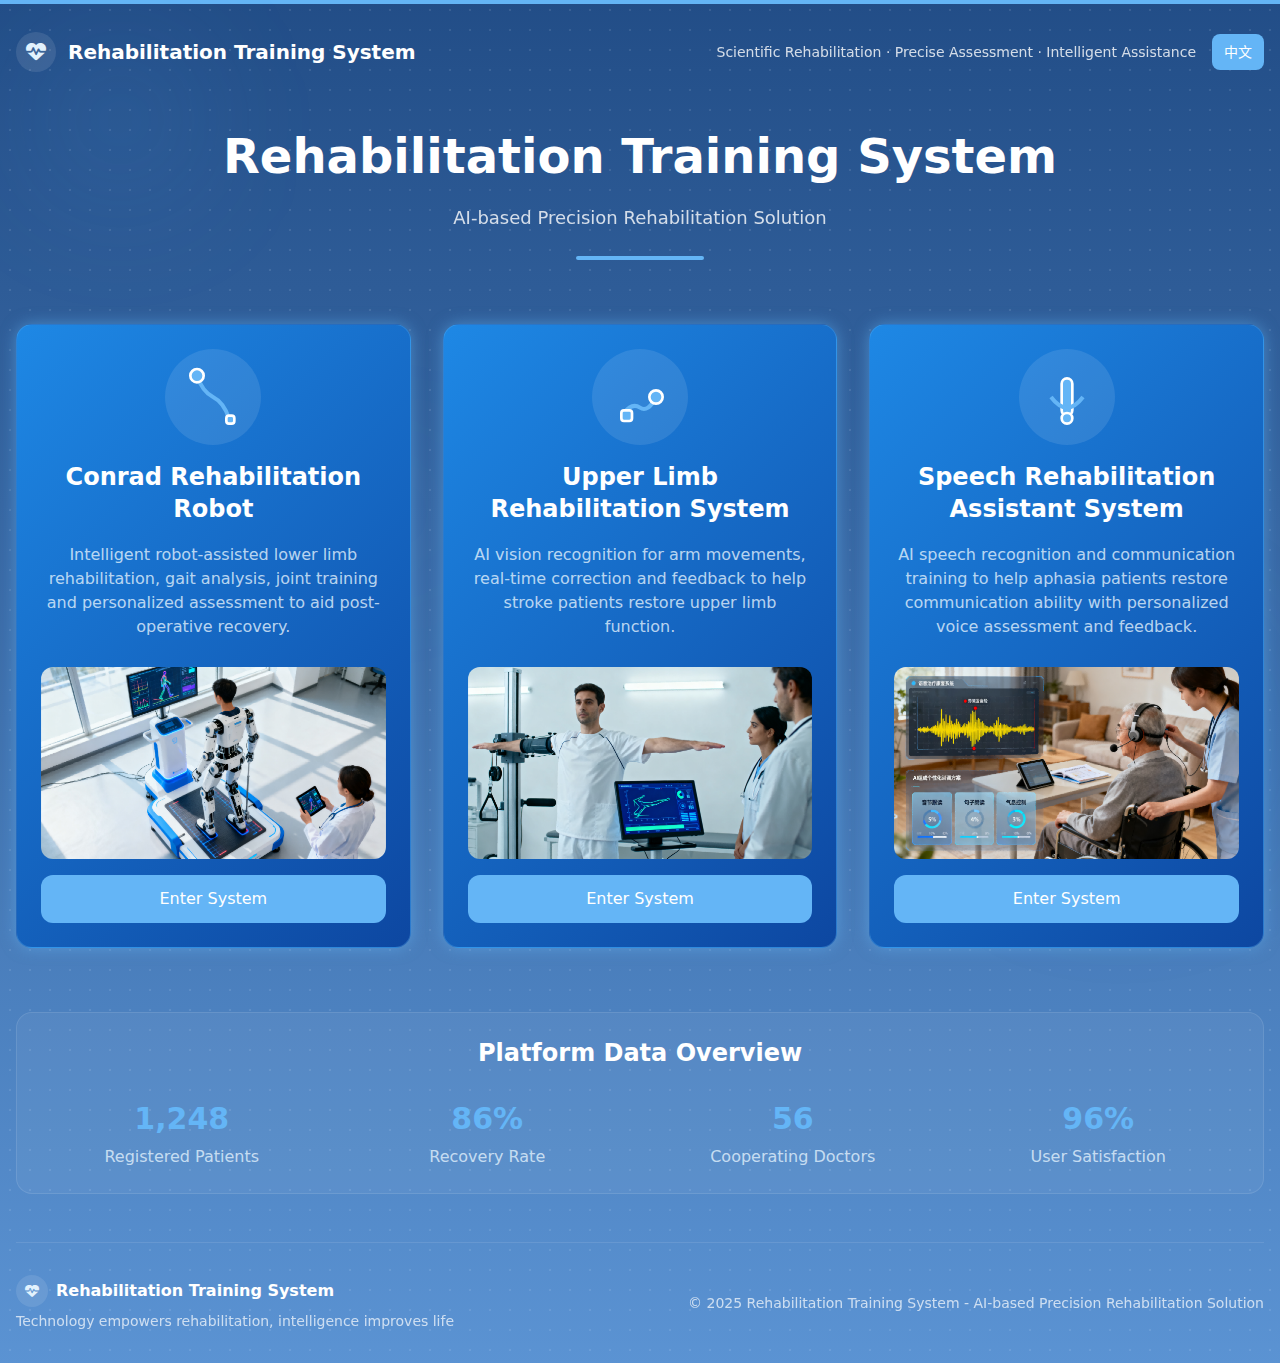
<file: frontend/index.html>
<!DOCTYPE html>
<html lang="zh-CN">
<head>
  <meta charset="UTF-8">
  <meta name="viewport" content="width=device-width, initial-scale=1.0">
  <title data-i18n="system_name">智能康复辅助平台</title>
  <!-- 引入Tailwind CSS -->
  <script src="./libs/tailwindcss/tailwindcss.js"></script>
  <!-- 引入Font Awesome -->
  <link rel="stylesheet" href="./libs/font-awesome/all.min.css">
  <!-- 统一样式（本地管理） 
  <link href="./static/css/style.css" rel="stylesheet">-->
  
  <!-- 配置Tailwind -->
  <script>
    tailwind.config = {
      theme: {
        extend: {
          colors: {
            primary: '#0066CC',
            secondary: '#1E88E5',
            accent: '#64B5F6',
            dark: '#0D47A1',
            light: '#E3F2FD',
            deep: '#0A3A7A',
            med: '#1565C0'
          },
          fontFamily: {
            sans: ['Inter', 'system-ui', 'sans-serif'],
          },
        },
      }
    }
  </script>
  
  <style type="text/tailwindcss">
    @layer utilities {
      .content-auto {
        content-visibility: auto;
      }
      .card-gradient {
        background: linear-gradient(135deg, #1E88E5 0%, #0D47A1 100%);
      }
      .bg-grid {
        background-image: 
          radial-gradient(rgba(255, 255, 255, 0.1) 1px, transparent 1px),
          linear-gradient(to bottom, rgba(10, 58, 122, 0.9), rgba(21, 101, 192, 0.7));
        background-size: 20px 20px, 100% 100%;
      }
      .border-glow {
        box-shadow: 0 0 15px rgba(100, 181, 246, 0.5);
      }
      .pulse-glow {
        animation: pulse-glow 2s infinite;
      }
      @keyframes pulse-glow {
        0%, 100% { box-shadow: 0 0 15px rgba(100, 181, 246, 0.5); }
        50% { box-shadow: 0 0 25px rgba(100, 181, 246, 0.8); }
      }
      .fade-in {
        animation: fadeIn 1s ease-in-out;
      }
      @keyframes fadeIn {
        from { opacity: 0; transform: translateY(20px); }
        to { opacity: 1; transform: translateY(0); }
      }
      .system-image-container {
        position: relative;
        overflow: hidden;
        border-radius: 12px;
        height: 12rem;
        background: linear-gradient(135deg, rgba(100, 181, 246, 0.2) 0%, rgba(0, 102, 204, 0.3) 100%);
        display: flex;
        align-items: center;
        justify-content: center;
      }
      .system-image {
        width: 100%;
        height: 100%;
        object-fit: cover;
        transition: transform 0.3s ease;
      }
      .system-image:hover {
        transform: scale(1.05);
      }
      .image-overlay {
        position: absolute;
        top: 0;
        left: 0;
        right: 0;
        bottom: 0;
        background: rgba(0, 0, 0, 0.3);
        display: flex;
        align-items: center;
        justify-content: center;
        opacity: 0;
        transition: opacity 0.3s ease;
      }
      .system-image-container:hover .image-overlay {
        opacity: 1;
      }
      .feature-badge {
        position: absolute;
        top: 8px;
        right: 8px;
        background: rgba(100, 181, 246, 0.9);
        color: white;
        padding: 4px 8px;
        border-radius: 12px;
        font-size: 0.75rem;
        font-weight: 600;
      }
    }
  </style>
</head>

<body class="bg-gradient-to-br from-deep to-med min-h-screen text-white overflow-x-hidden bg-grid">
  <!-- 顶部装饰线条 -->
  <div class="absolute top-0 left-0 right-0 h-1 bg-accent"></div>
  
  <!-- 页面容器 -->
  <div class="container mx-auto px-4 py-8 relative z-10">
    <!-- 顶部导航 -->
    <header class="flex justify-between items-center mb-12 fade-in">
      <div class="flex items-center">
        <div class="w-10 h-10 rounded-full bg-white/10 flex items-center justify-center mr-3">
          <i class="fa fa-heartbeat text-xl text-light"></i>
        </div>
        <div class="text-xl font-semibold" data-i18n="system_name">智能康复辅助平台</div>
      </div>
      <div class="flex items-center space-x-4">
        <div class="text-right">
          <div class="text-sm opacity-80" data-i18n="system_tagline">科学康复 · 精准评估 · 智能辅助</div>
        </div>
        <!-- 语言切换按钮 -->
        <button id="languageSwitch" class="px-3 py-2 bg-accent hover:bg-accent/80 rounded-lg text-sm transition-all duration-300 flex items-center">
          <span data-i18n="switchToEnglish">English</span>
        </button>
      </div>
    </header>
    
    <!-- 标题区域 -->
    <div class="text-center mb-16 relative fade-in">
      <h1 class="text-[clamp(1.8rem,5vw,3rem)] font-bold mb-3" data-i18n="system_name">智能康复辅助平台</h1>
      <p class="text-lg opacity-80 max-w-2xl mx-auto mb-6" data-i18n="system_description">基于AI技术的全方位康复解决方案，为患者提供个性化、精准化的康复训练与评估</p>
      <div class="w-32 h-1 bg-accent mx-auto rounded-full"></div>
    </div>
    
    <!-- 主要内容区 - 三卡片布局 -->
    <div class="grid grid-cols-1 md:grid-cols-3 gap-8 mb-16">
      <!-- 下肢康复卡片 -->
      <div class="card-gradient rounded-2xl p-6 shadow-lg transform transition-all duration-300 hover:scale-105 border border-accent/30 border-glow fade-in">
        <!-- 图片展示区域 -->
        <div class="flex justify-center mb-4">
          <div class="w-24 h-24 rounded-full bg-white/10 flex items-center justify-center pulse-glow">
            <!-- 机器人腿部SVG -->
            <svg viewBox="0 0 48 48" class="w-16 h-16 text-accent">
              <path d="M12 8 Q16 20 24 24 Q32 28 36 40" stroke="currentColor" stroke-width="3" fill="none"/>
              <circle cx="12" cy="8" r="5" fill="#64B5F6" stroke="#fff" stroke-width="2"/>
              <rect x="34" y="38" width="6" height="6" rx="2" fill="#64B5F6" stroke="#fff" stroke-width="2"/>
            </svg>
          </div>
        </div>
        <h2 class="text-2xl font-bold text-center mb-3" data-i18n="lower_limb_system" style="height:70px">康莱德康复机器人</h2>
        <p class="text-light/80 text-base mb-6 text-center" data-i18n="lower_limb_description" style="height:100px">
          智能机器人辅助下肢康复，步态分析、关节训练与个性化评估，助力术后快速恢复。
        </p>
        
        <!-- 更新后的下肢康复系统图片 -->
        <div class="system-image-container mb-4">
          <div class="feature-badge" style="display: none;">步态分析</div>
          <img src="./static/images/lower_limb_system.png" alt="下肢康复机器人系统 - 步态训练与关节康复" class="system-image">
          <div class="image-overlay" style="display: none;">
            <div class="text-center p-4">
              <div class="text-white font-semibold mb-2">智能步态分析</div>
              <div class="text-white/80 text-sm">实时监测步态参数，精准评估康复进展</div>
            </div>
          </div>
        </div>
        
        <button onclick="navigateTo('lower_limb/login.html')" class="w-full py-3 bg-accent hover:bg-accent/80 rounded-xl transition-all duration-300 font-medium" data-i18n="enter_system">
          进入系统
        </button>
      </div>
      
      <!-- 上肢康复卡片 -->
      <div class="card-gradient rounded-2xl p-6 shadow-lg transform transition-all duration-300 hover:scale-105 border border-accent/30 border-glow fade-in" style="animation-delay: 0.2s">
        <!-- 图片展示区域 -->
        <div class="flex justify-center mb-4">
          <div class="w-24 h-24 rounded-full bg-white/10 flex items-center justify-center pulse-glow">
            <!-- 手臂AI SVG -->
            <svg viewBox="0 0 48 48" class="w-16 h-16 text-accent">
              <path d="M12 36 Q18 28 24 32 Q30 36 36 24" stroke="currentColor" stroke-width="3" fill="none"/>
              <circle cx="36" cy="24" r="5" fill="#64B5F6" stroke="#fff" stroke-width="2"/>
              <rect x="10" y="34" width="8" height="8" rx="2" fill="#64B5F6" stroke="#fff" stroke-width="2"/>
            </svg>
          </div>
        </div>
        <h2 class="text-2xl font-bold text-center mb-3" data-i18n="upper_limb_system" style="height:70px">上肢康复系统</h2>
        <p class="text-light/80 text-base mb-6 text-center" data-i18n="upper_limb_description" style="height:100px">
          AI视觉识别手臂动作，实时矫正与反馈，助力脑卒中患者恢复上肢功能。
        </p>
        
        <!-- 更新后的上肢康复系统图片 -->
        <div class="system-image-container mb-4">
          <div class="feature-badge" style="display: none;">动作捕捉</div>
          <img src="./static/images/upper_limb_system.png" alt="上肢康复系统 - AI动作识别与训练" class="system-image">
          <div class="image-overlay" style="display: none;">
            <div class="text-center p-4">
              <div class="text-white font-semibold mb-2">AI动作识别</div>
              <div class="text-white/80 text-sm">精准捕捉手臂动作，提供实时反馈指导</div>
            </div>
          </div>
        </div>
        
        <button onclick="navigateTo('upper_limb/index.html')" class="w-full py-3 bg-accent hover:bg-accent/80 rounded-xl transition-all duration-300 font-medium" data-i18n="enter_system">
          进入系统
        </button>
      </div>
      
      <!-- 语言康复卡片 -->
      <div class="card-gradient rounded-2xl p-6 shadow-lg transform transition-all duration-300 hover:scale-105 border border-accent/30 border-glow fade-in" style="animation-delay: 0.4s">
        <!-- 图片展示区域 -->
        <div class="flex justify-center mb-4">
          <div class="w-24 h-24 rounded-full bg-white/10 flex items-center justify-center pulse-glow">
            <!-- 语音AI SVG -->
            <svg viewBox="0 0 48 48" class="w-16 h-16 text-accent">
              <rect x="20" y="10" width="8" height="28" rx="4" fill="#64B5F6" stroke="#fff" stroke-width="2"/>
              <path d="M12 24 Q24 40 36 24" stroke="currentColor" stroke-width="3" fill="none"/>
              <circle cx="24" cy="40" r="4" fill="#64B5F6" stroke="#fff" stroke-width="2"/>
            </svg>
          </div>
        </div>
        <h2 class="text-2xl font-bold text-center mb-3" data-i18n="aphasia_system" style="height:70px">语言康复辅助系统</h2>
        <p class="text-light/80 text-base mb-6 text-center" data-i18n="aphasia_description" style="height:100px">
          AI语音识别与交流训练，助力失语症患者恢复沟通能力，个性化语音评估与反馈。
        </p>
        
        <!-- 更新后的语言康复系统图片 -->
        <div class="system-image-container mb-4">
          <div class="feature-badge" style="display: none;">语音分析</div>
          <img src="./static/images/aphasia_system.png" alt="语言康复辅助系统 - 语音训练与评估" class="system-image">
          <div class="image-overlay" style="display: none;">
            <div class="text-center p-4">
              <div class="text-white font-semibold mb-2">语音波形分析</div>
              <div class="text-white/80 text-sm">实时语音对比分析，精准发音指导</div>
            </div>
          </div>
        </div>
        
        <button onclick="navigateTo('aphasia/index.html')" class="w-full py-3 bg-accent hover:bg-accent/80 rounded-xl transition-all duration-300 font-medium" data-i18n="enter_system">
          进入系统
        </button>
      </div>
    </div>
    
    <!-- 数据统计区域 -->
    <div class="bg-white/5 rounded-2xl p-6 mb-12 border border-white/10 fade-in" style="animation-delay: 0.6s">
      <h2 class="text-2xl font-bold text-center mb-8" data-i18n="platform_overview">平台数据概览</h2>
      
      <div class="grid grid-cols-2 md:grid-cols-4 gap-6">
        <div class="text-center">
          <div class="text-3xl font-bold text-accent mb-2">1,248</div>
          <div class="text-light/80" data-i18n="registered_patients">注册患者</div>
        </div>
        <div class="text-center">
          <div class="text-3xl font-bold text-accent mb-2">86%</div>
          <div class="text-light/80" data-i18n="recovery_rate">康复有效率</div>
        </div>
        <div class="text-center">
          <div class="text-3xl font-bold text-accent mb-2">56</div>
          <div class="text-light/80" data-i18n="cooperating_doctors">合作机构</div>
        </div>
        <div class="text-center">
          <div class="text-3xl font-bold text-accent mb-2">96%</div>
          <div class="text-light/80" data-i18n="user_satisfaction">用户满意度</div>
        </div>
      </div>
    </div>
    
    <!-- 底部信息 -->
    <footer class="text-center pt-8 border-t border-white/10 fade-in" style="animation-delay: 0.8s">
      <div class="flex flex-col md:flex-row justify-between items-center">
        <div class="mb-4 md:mb-0">
          <div class="flex items-center justify-center md:justify-start">
            <div class="w-8 h-8 rounded-full bg-white/10 flex items-center justify-center mr-2">
              <i class="fa fa-heartbeat text-sm text-light"></i>
            </div>
            <span class="font-semibold" data-i18n="system_name">智能康复辅助平台</span>
          </div>
          <div class="text-sm opacity-70 mt-1" data-i18n="system_slogan">科技赋能康复，智能改善生活</div>
        </div>
        
        <div class="text-sm opacity-70" data-i18n="copyright">
          © 2025 智能康复辅助平台 - 基于AI的精准康复解决方案
        </div>
      </div>
    </footer>
  </div>
  
  <!-- 背景装饰元素 -->
  <div class="absolute top-0 left-0 w-full h-full pointer-events-none">
    <div class="absolute top-10 left-10 w-40 h-40 rounded-full bg-accent/10 blur-3xl"></div>
    <div class="absolute bottom-10 right-10 w-60 h-60 rounded-full bg-primary/20 blur-3xl"></div>
    <div class="absolute top-1/2 left-1/4 w-32 h-32 rounded-full bg-accent/5 blur-3xl"></div>
  </div>
  
  <!-- 引入国际化管理器和公共JS -->
  <script src="./static/js/common.js"></script>
  <script src="./static/js/i18nManage.js"></script>
  
  <!-- 页面脚本 -->
  <script>
    // 导航功能
    function navigateTo(path) {
      // 直接跳转（不检查文件是否存在）
      window.location.href = path;
    }
    
    // 显示通知
    function showNotification(message, type = 'info') {
      // 创建通知元素
      const notification = document.createElement('div');
      notification.className = `fixed top-4 right-4 z-50 p-4 rounded-xl shadow-lg transform transition-all duration-300 ${
        type === 'info' ? 'bg-accent' : 'bg-orange-500'
      } text-white max-w-sm`;
      notification.innerHTML = `
        <div class="flex items-center">
          <i class="fa fa-${type === 'info' ? 'info-circle' : 'exclamation-triangle'} mr-2"></i>
          <span>${message}</span>
        </div>
      `;
      
      // 添加到页面
      document.body.appendChild(notification);
      
      // 3秒后移除
      setTimeout(() => {
        notification.style.transform = 'translateX(100%)';
        setTimeout(() => {
          if (notification.parentNode) {
            notification.parentNode.removeChild(notification);
          }
        }, 300);
      }, 3000);
    }
    
    
    // 页面加载完成后执行
    document.addEventListener('DOMContentLoaded', async function() {
      // 初始化国际化
      await i18n.init();
      
      // 添加语言切换事件
      document.getElementById('languageSwitch').addEventListener('click', switchLanguage);
      
      // 添加加载完成类
      document.body.classList.add('loaded');
      
      // 预加载关键资源
      const preloadLinks = [
        'lower_limb/login.html',
        'lower_limb/doctor.html',
        'lower_limb/index.html',
        'upper_limb/index.html',
        'aphasia/index.html'
      ];
      
      preloadLinks.forEach(link => {
        const preload = document.createElement('link');
        preload.rel = 'prefetch';
        preload.href = link;
        document.head.appendChild(preload);
      });
    });
    
    // 性能优化：延迟加载非关键资源
    window.addEventListener('load', function() {
      // 延迟加载Font Awesome（如果未加载完成）
      if (!document.querySelector('i.fa')) {
        const faLink = document.createElement('link');
        faLink.rel = 'stylesheet';
        faLink.href = 'https://cdn.jsdelivr.net/npm/font-awesome@4.7.0/css/font-awesome.min.css';
        document.head.appendChild(faLink);
      }
    });
  </script>
</body>
</html>
</file>
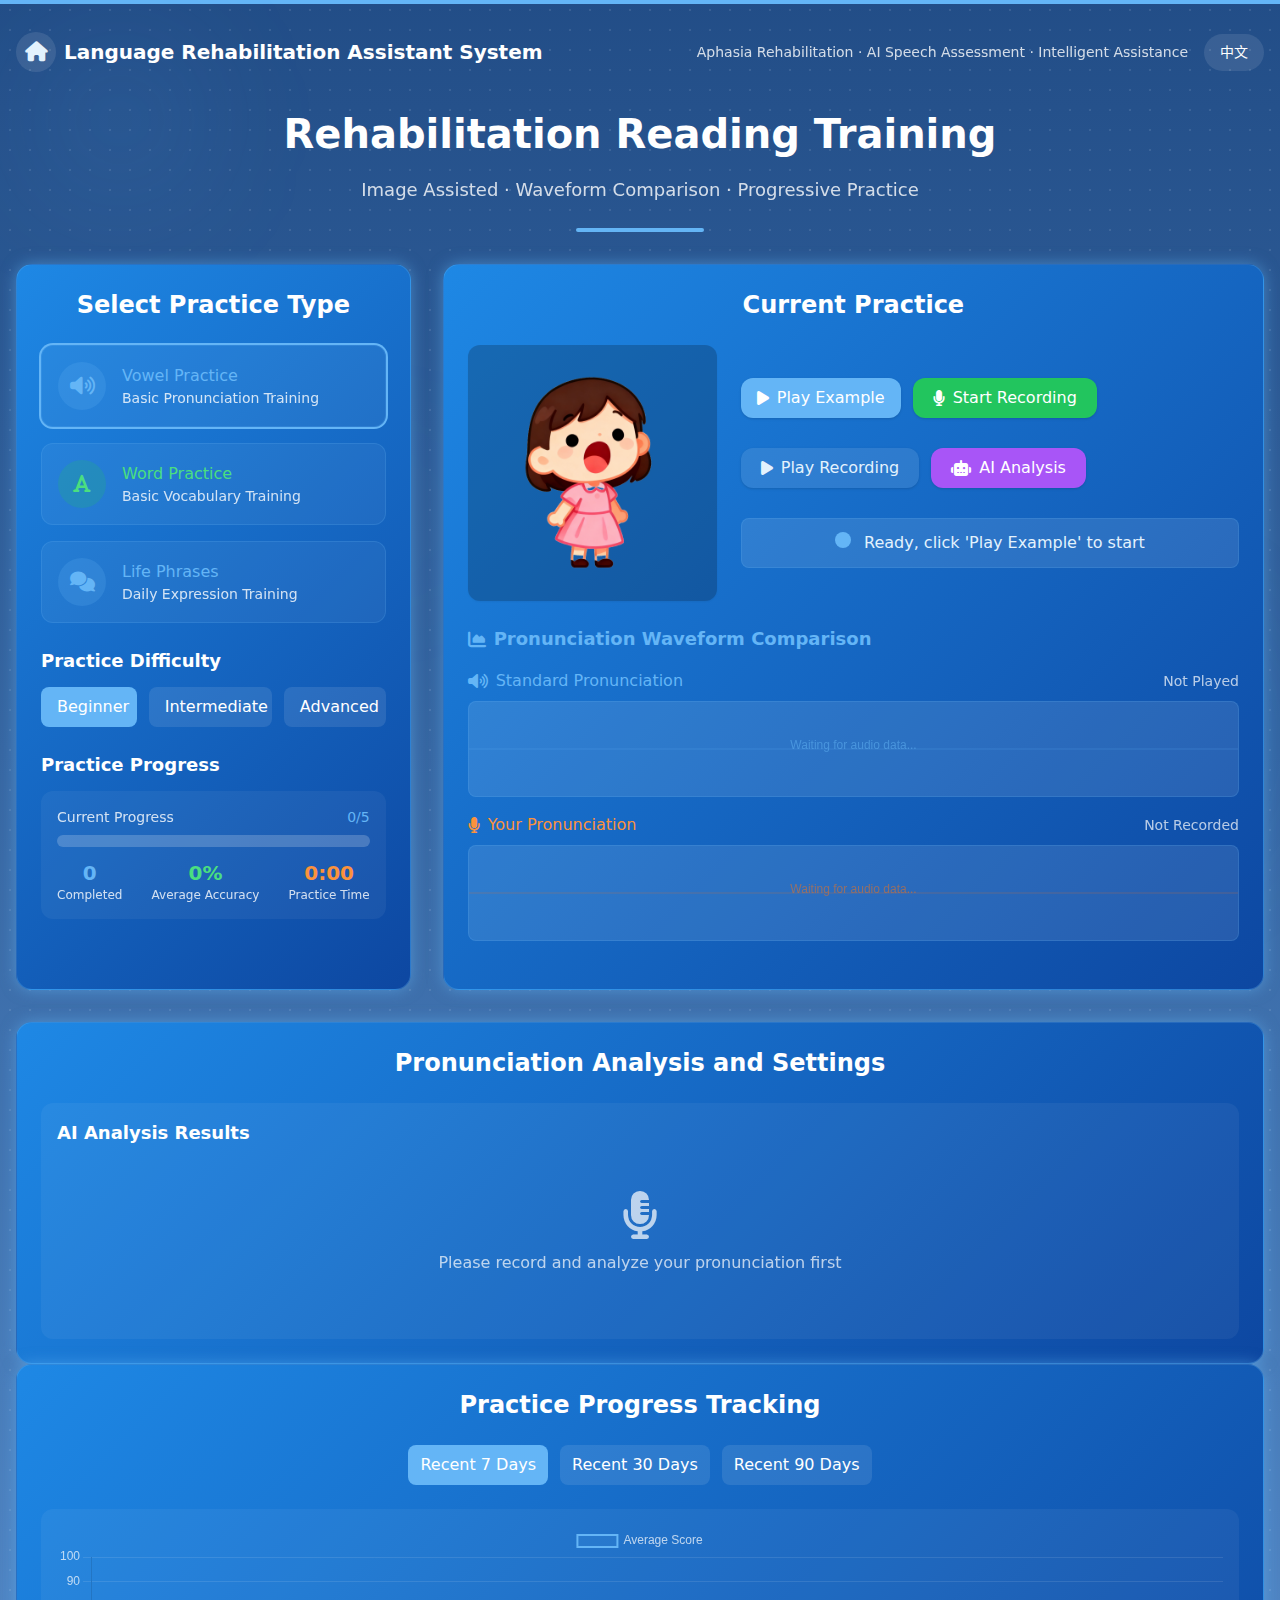
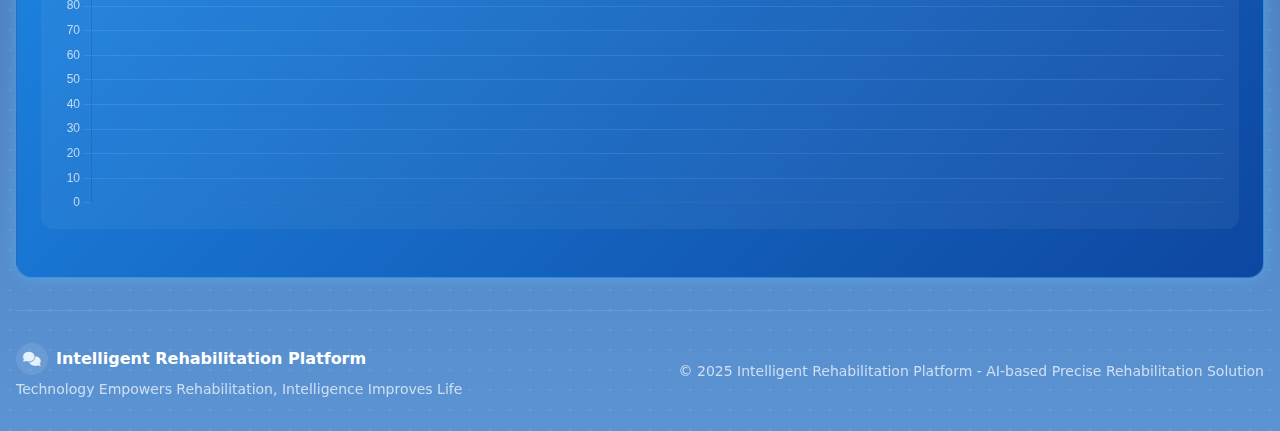
<file: frontend/aphasia/index.html>
<!DOCTYPE html>
<html lang="zh-CN">
<head>
    <meta charset="UTF-8">
    <meta name="viewport" content="width=device-width, initial-scale=1.0">
    <title>语言康复辅助系统 - 康复跟读训练</title>
    <!-- 预连接常用第三方域，加速首包请求 -->
  
    <script src="../libs/tailwindcss/tailwindcss.js"></script>
    <!-- 引入Font Awesome -->
     <link rel="stylesheet" href="../libs/font-awesome/all.min.css">
    <!-- 本地统一样式 -->
      <script src="../libs/chart/chart.js"></script>
    <!-- 在加载 Tailwind CDN 之前先提供配置（Tailwind CDN 会读取全局 tailwind.config） -->
    <script>
        tailwind = window.tailwind || {};
        tailwind.config = {
            theme: {
                extend: {
                    colors: {
                        primary: '#0066CC',
                        secondary: '#1E88E5',
                        accent: '#64B5F6',
                        dark: '#0D47A1',
                        light: '#E3F2FD',
                        deep: '#0A3A7A',
                        med: '#1565C0'
                    },
                    fontFamily: {
                        sans: ['Inter', 'system-ui', 'sans-serif'],
                    },
                },
            }
        }
    </script>

    <!-- 引入Tailwind CSS（defer减少主线程阻塞） -->
 

    <style type="text/tailwindcss">
        @layer utilities {
            .content-auto {
                content-visibility: auto;
            }
            .card-gradient {
                background: linear-gradient(135deg, #1E88E5 0%, #0D47A1 100%);
            }
            .bg-grid {
                background-image: 
                    radial-gradient(rgba(255, 255, 255, 0.1) 1px, transparent 1px),
                    linear-gradient(to bottom, rgba(10, 58, 122, 0.9), rgba(21, 101, 192, 0.7));
                background-size: 20px 20px, 100% 100%;
            }
            .border-glow {
                box-shadow: 0 0 15px rgba(100, 181, 246, 0.5);
            }
            .pulse-glow {
                animation: pulse-glow 2s infinite;
            }
            @keyframes pulse-glow {
                0%, 100% { box-shadow: 0 0 15px rgba(100, 181, 246, 0.5); }
                50% { box-shadow: 0 0 25px rgba(100, 181, 246, 0.8); }
            }
            .fade-in {
                animation: fadeIn 1s ease-in-out;
            }
            @keyframes fadeIn {
                from { opacity: 0; transform: translateY(20px); }
                to { opacity: 1; transform: translateY(0); }
            }
        }
        .lang-btn {
            background: rgba(255, 255, 255, 0.1);
            color: white;
            border: none;
            border-radius: 20px;
            padding: 8px 16px;
            font-size: 14px;
            cursor: pointer;
            transition: all 0.3s ease;
            margin-left: 10px;
        }
        
        .lang-btn:hover {
            background: rgba(255, 255, 255, 0.2);
        }
        .score-display {
    transition: all 0.5s ease;
}

.progress-bar {
    background: rgba(255, 255, 255, 0.2);
    border-radius: 6px;
    overflow: hidden;
}

.progress-fill {
    height: 100%;
    background: linear-gradient(90deg, #e74c3c, #f39c12, #2ecc71);
    transition: width 0.8s ease-in-out;
}

.metric-value {
    font-weight: bold;
}

.match-indicator {
    transition: all 0.3s ease;
}

.status-processing {
    background: rgba(243, 156, 18, 0.3);
    color: #feca57;
}
.status {
            text-align: center;
            padding: 12px;
            border-radius: 8px;
            margin: 15px 0;
            font-weight: bold;
        }
    </style>
</head>

<body class="bg-gradient-to-br from-deep to-med min-h-screen text-white overflow-x-hidden bg-grid">
    <!-- 顶部装饰线条 -->
    <div class="absolute top-0 left-0 right-0 h-1 bg-accent"></div>
    
    <!-- 页面容器 -->
    <div class="container mx-auto px-4 py-4 md:py-8 relative z-10" role="main" aria-label="康复跟读训练主区域">
        <!-- 顶部导航 -->
        <header class="flex justify-between items-center mb-4 md:mb-8 fade-in">
            <div class="flex items-center">
                <a href="../index.html" title="返回首页" class="w-10 h-10 rounded-full bg-white/10 flex items-center justify-center hover:bg-accent transition-all">
                    <i class="fa fa-home text-xl text-light"></i>
                </a>
                <div class="text-lg md:text-xl font-semibold ml-2" data-i18n="language.rehabilitation.system">语言康复辅助系统</div>
            </div>
            <div class="flex items-center space-x-4">
                <div class="text-right">
                    <div class="text-xs md:text-sm opacity-80" data-i18n="aphasia.rehabilitation.ai">失语症康复 · AI语音评估 · 智能辅助</div>
                </div>
                <!-- 语言切换按钮 -->
                <button class="lang-btn" onclick="toggleLanguage()">
                    <span id="lang-text">English</span>
                </button>
            </div>
        </header>
        
        <!-- 标题区域 -->
        <div class="text-center mb-4 md:mb-8 relative fade-in">
            <h1 class="text-[clamp(1.5rem,5vw,2.5rem)] font-bold mb-2 md:mb-3" data-i18n="rehabilitation.reading.train">康复跟读训练</h1>
            <p class="text-base md:text-lg opacity-80 max-w-2xl mx-auto mb-4 md:mb-6" data-i18n="image.assisted.waveform">图片辅助 · 声波纹对比 · 渐进式练习</p>
            <div class="w-24 md:w-32 h-1 bg-accent mx-auto rounded-full"></div>
        </div>
        
        <!-- 主要内容区 -->
        <div class="grid grid-cols-1 lg:grid-cols-3 gap-4 md:gap-8 mb-4 md:mb-8">
            <!-- 练习类型选择 -->
            <div class="card-gradient rounded-xl md:rounded-2xl p-4 md:p-6 shadow-lg border border-accent/30 border-glow fade-in">
                <h2 class="text-xl md:text-2xl font-bold text-center mb-4 md:mb-6" data-i18n="select.practice.type">选择练习类型</h2>
                
                <div class="space-y-3 md:space-y-4">
                    <div class="task-card bg-white/5 rounded-lg md:rounded-xl p-3 md:p-4 cursor-pointer transition-all duration-300 hover:bg-white/10 border border-accent/20 ring-2 ring-accent" data-type="vowel">
                        <div class="flex items-center">
                            <div class="w-10 h-10 md:w-12 md:h-12 rounded-full bg-accent/20 flex items-center justify-center mr-3 md:mr-4">
                                <i class="fa fa-volume-up text-accent text-lg md:text-xl"></i>
                            </div>
                            <div>
                                <h3 class="font-medium text-accent text-sm md:text-base" data-i18n="vowel.practice">元音练习</h3>
                                <p class="text-xs md:text-sm opacity-80" data-i18n="basic.pronunciation.training">基础发音训练</p>
                            </div>
                        </div>
                    </div>
                    
                    <div class="task-card bg-white/5 rounded-lg md:rounded-xl p-3 md:p-4 cursor-pointer transition-all duration-300 hover:bg-white/10 border border-accent/20" data-type="word">
                        <div class="flex items-center">
                            <div class="w-10 h-10 md:w-12 md:h-12 rounded-full bg-green-500/20 flex items-center justify-center mr-3 md:mr-4">
                                <i class="fa fa-font text-green-400 text-lg md:text-xl"></i>
                            </div>
                            <div>
                                <h3 class="font-medium text-green-400 text-sm md:text-base" data-i18n="word.practice">单词练习</h3>
                                <p class="text-xs md:text-sm opacity-80" data-i18n="basic.vocabulary.training">基础词汇训练</p>
                            </div>
                        </div>
                    </div>
                    
                    <div class="task-card bg-white/5 rounded-lg md:rounded-xl p-3 md:p-4 cursor-pointer transition-all duration-300 hover:bg-white/10 border border-accent/20" data-type="phrase">
                        <div class="flex items-center">
                            <div class="w-10 h-10 md:w-12 md:h-12 rounded-full bg-accent/20 flex items-center justify-center mr-3 md:mr-4">
                                <i class="fa fa-comments text-accent text-lg md:text-xl"></i>
                            </div>
                            <div>
                                <h3 class="font-medium text-accent text-sm md:text-base" data-i18n="life.phrases">生活短语</h3>
                                <p class="text-xs md:text-sm opacity-80" data-i18n="daily.expression.training">日常表达训练</p>
                            </div>
                        </div>
                    </div>
                </div>
                
                <div class="mt-4 md:mt-6">
                    <h3 class="text-base md:text-lg font-semibold mb-2 md:mb-3" data-i18n="practice.difficulty">练习难度</h3>
                    <div class="flex space-x-2 md:space-x-3 justify-center">
                        <button class="difficulty-btn px-4 py-2 text-sm md:text-base bg-accent rounded-lg transition-all duration-300 font-medium min-w-[60px] md:min-w-[80px]" data-level="1" data-i18n="beginner">
                            初级
                        </button>
                        <button class="difficulty-btn px-4 py-2 text-sm md:text-base bg-white/10 hover:bg-white/20 rounded-lg transition-all duration-300 font-medium min-w-[60px] md:min-w-[80px]" data-level="2" data-i18n="intermediate">
                            中级
                        </button>
                        <button class="difficulty-btn px-4 py-2 text-sm md:text-base bg-white/10 hover:bg-white/20 rounded-lg transition-all duration-300 font-medium min-w-[60px] md:min-w-[80px]" data-level="3" data-i18n="advanced">
                            高级
                        </button>
                    </div>
                </div>

                <!-- 练习进度 -->
                <div class="mt-4 md:mt-6">
                    <h3 class="text-base md:text-lg font-semibold mb-2 md:mb-3" data-i18n="practice.progress">练习进度</h3>
                    <div class="bg-white/5 rounded-lg md:rounded-xl p-3 md:p-4">
                        <div class="flex justify-between items-center mb-2">
                            <span class="text-xs md:text-sm opacity-80" data-i18n="current.progress">当前进度</span>
                            <span id="progress-text" class="text-xs md:text-sm text-accent">0/0</span>
                        </div>
                        <div class="w-full bg-white/20 rounded-full h-2 md:h-3">
                            <div id="progress-bar" class="bg-gradient-to-r from-accent to-green-500 h-2 md:h-3 rounded-full transition-all duration-500" style="width: 0%"></div>
                        </div>
                        <div class="flex justify-between mt-2 md:mt-3">
                            <div class="text-center">
                                <div class="text-lg md:text-xl font-bold text-accent" id="completed-count">0</div>
                                <div class="text-xs opacity-80" data-i18n="completed">已完成</div>
                            </div>
                            <div class="text-center">
                                <div class="text-lg md:text-xl font-bold text-green-400" id="accuracy-rate">0%</div>
                                <div class="text-xs opacity-80" data-i18n="average.accuracy">平均准确率</div>
                            </div>
                            <div class="text-center">
                                <div class="text-lg md:text-xl font-bold text-orange-400" id="session-time">0:00</div>
                                <div class="text-xs opacity-80" data-i18n="practice.time">练习时间</div>
                            </div>
                        </div>
                    </div>
                </div>
            </div>
            
            <!-- 当前练习区域 -->
            <div class="lg:col-span-2 card-gradient rounded-xl md:rounded-2xl p-4 md:p-6 shadow-lg border border-accent/30 border-glow fade-in" style="animation-delay: 0.2s">
                <h2 class="text-xl md:text-2xl font-bold text-center mb-4 md:mb-6" data-i18n="current.practice">当前练习</h2>
                
                <!-- 图片提示区域 -->
                <div class="flex flex-col md:flex-row items-center gap-4 md:gap-6 mb-4 md:mb-6">
                    <div id="next-item-btn" class="w-full md:w-1/3 bg-black/20 rounded-lg md:rounded-xl overflow-hidden shadow-sm h-40 md:h-64 flex items-center justify-center">
                        <img id="practice-image" src="" alt="练习图片" loading="lazy" decoding="async" width="480" height="320" class="max-w-full max-h-full object-contain p-2 md:p-4">
                    </div>
                    <div class="w-full md:w-2/3">
                        <div class="mb-3 md:mb-4" style="display: none;">
                            <label class="block text-xs md:text-sm opacity-80 mb-1 md:mb-2" data-i18n="practice.content">练习内容：</label>
                            <div id="practice-text" class="text-lg md:text-2xl font-medium text-center md:text-left py-2 md:py-3 px-3 md:px-4 bg-white/10 rounded-lg border border-accent/20 text-accent" data-i18n="select.practice.to.start">
                                请选择练习类型开始训练
                            </div>
                        </div>
                        <div class="flex flex-wrap gap-2 md:gap-3 justify-center md:justify-start">
                            <button id="play-example-btn" aria-label="播放示范" title="播放示范" class="flex items-center gap-1 md:gap-2 bg-accent hover:bg-accent/80 text-white px-3 md:px-4 py-2 rounded-lg md:rounded-xl shadow transition text-sm md:text-base">
                                <i class="fa fa-play"></i>
                                <span data-i18n="play.example">播放示范</span>
                            </button>
                            <button id="show-text-btn" style="display: none;" aria-label="显示练习文字" title="显示练习文字" class="flex items-center gap-1 md:gap-2 bg-white/10 hover:bg-white/20 text-light px-3 md:px-4 py-2 rounded-lg md:rounded-xl shadow transition text-sm md:text-base">
                                <i class="fa fa-eye"></i>
                                <span data-i18n="show.text">显示文字</span>
                            </button>
                            <button  style="display: none;" aria-label="下一个练习" title="下一个练习" class="flex items-center gap-1 md:gap-2 bg-green-500 hover:bg-green-600 text-white px-3 md:px-4 py-2 rounded-lg md:rounded-xl shadow transition text-sm md:text-base">
                                <i class="fa fa-arrow-right"></i>
                                <span data-i18n="next">下一个</span>
                            </button>
                            <button id="start-record-btn"  aria-label="开始录音" title="开始录音" class="flex items-center gap-1 md:gap-2 bg-green-500 hover:bg-green-600 text-white px-4 md:px-5 py-2 rounded-lg md:rounded-xl shadow transition text-sm md:text-base">
                        <i class="fa fa-microphone"></i>
                        <span data-i18n="start.recording">开始录音</span>
                    </button>
                    <button id="stop-record-btn" style="display:none;" aria-label="停止录音" title="停止录音" class="flex items-center gap-1 md:gap-2 bg-red-500 hover:bg-red-600 text-white px-4 md:px-5 py-2 rounded-lg md:rounded-xl shadow transition text-sm md:text-base" disabled>
                        <i class="fa fa-stop"></i>
                        <span data-i18n="stop.recording">停止录音</span>
                    </button>
                        </div>
                         <!-- 录音控制区域 -->
                <div class="flex flex-wrap gap-2 md:gap-3 justify-center md:justify-start" style="margin-top: 30px;">
                    
                    <button id="play-user-btn" aria-label="播放我的录音" title="播放我的录音" class="flex items-center gap-1 md:gap-2 bg-white/10 hover:bg-white/20 text-light px-4 md:px-5 py-2 rounded-lg md:rounded-xl shadow transition text-sm md:text-base" disabled>
                        <i class="fa fa-play"></i>
                        <span data-i18n="play.my.recording">播放我的录音</span>
                    </button>
                    <button id="compare-btn" style="display:none;" aria-label="对比分析" title="对比分析" class="flex items-center gap-1 md:gap-2 bg-green-500 hover:bg-green-600 text-white px-4 md:px-5 py-2 rounded-lg md:rounded-xl shadow transition text-sm md:text-base" disabled>
                        <i class="fa fa-balance-scale"></i>
                        <span data-i18n="comparison.analysis">对比分析</span>
                    </button>
                    <button id="analyze" aria-label="AI分析发音" title="AI分析发音" class="flex items-center gap-1 md:gap-2 bg-purple-500 hover:bg-purple-600 text-white px-4 md:px-5 py-2 rounded-lg md:rounded-xl shadow transition text-sm md:text-base" disabled>
    <i class="fa fa-robot"></i>
    <span data-i18n="ai.analysis">AI分析发音</span>
</button>
                </div>
                <!-- 录音状态显示 -->
                <div id="recording-status"  style="margin-top: 30px;" class="text-center py-2 md:py-3 rounded-lg bg-white/10 border border-accent/20 hidden">
                    <div class="inline-block w-3 h-3 md:w-4 md:h-4 bg-accent rounded-full pulse-glow mr-2"></div>
                    <span class="text-light font-medium text-sm md:text-base" data-i18n="recording.please.read">正在录音...请跟读</span>
                </div>
                
                    </div>
                    
                </div>
                
                <!-- 波形对比区域 -->
                <div class="mb-4 md:mb-6">
                    <h3 class="text-base md:text-lg font-semibold mb-3 md:mb-4 flex items-center text-accent">
                        <i class="fa fa-area-chart text-accent mr-2"></i>
                        <span data-i18n="pronunciation.waveform.comparison">发音波形对比</span>
                    </h3>
                    
                    <div class="grid grid-cols-1 gap-3 md:gap-4">
                        <!-- 示范波形 -->
                        <div>
                            <div class="flex justify-between items-center mb-1 md:mb-2">
                                <h4 class="font-medium text-accent flex items-center text-sm md:text-base">
                                    <i class="fa fa-volume-up mr-2"></i>
                                    <span data-i18n="standard.pronunciation">标准发音</span>
                                </h4>
                                <span id="model-status" class="text-xs md:text-sm opacity-70" data-i18n="not.played">未播放</span>
                            </div>
                            <div class="relative h-20 md:h-24 bg-white/10 rounded-lg overflow-hidden border border-accent/20">
                                <canvas id="model-waveform" class="w-full h-full"></canvas>
                                <div id="model-loading" class="absolute inset-0 flex items-center justify-center bg-black/50 hidden">
                                    <div class="text-accent flex items-center text-sm">
                                        <i class="fa fa-circle-o-notch fa-spin mr-2"></i>
                                        <span data-i18n="processing">处理中...</span>
                                    </div>
                                </div>
                            </div>
                        </div>
                        
                        <!-- 用户波形 -->
                        <div>
                            <div class="flex justify-between items-center mb-1 md:mb-2">
                                <h4 class="font-medium text-orange-400 flex items-center text-sm md:text-base">
                                    <i class="fa fa-microphone mr-2"></i>
                                    <span data-i18n="your.pronunciation">你的发音</span>
                                </h4>
                                <span id="user-status" class="text-xs md:text-sm opacity-70" data-i18n="not.recorded">未录制</span>
                            </div>
                            <div class="relative h-20 md:h-24 bg-white/10 rounded-lg overflow-hidden border border-accent/20">
                                <canvas id="user-waveform" class="w-full h-full"></canvas>
                                <div id="user-loading" class="absolute inset-0 flex items-center justify-center bg-black/50 hidden">
                                    <div class="text-orange-400 flex items-center text-sm">
                                        <i class="fa fa-circle-o-notch fa-spin mr-2"></i>
                                        <span data-i18n="processing">处理中...</span>
                                    </div>
                                </div>
                            </div>
                        </div>
                    </div>
                </div>

                <!-- 显示对比结果（移动到波形下方） -->
                <div id="comparison-result" class="fade-in mb-4 md:mb-6" style="display: none;">
                    <div class="flex flex-col items-center justify-center mb-4 md:mb-6">
                        <div class="text-center p-4 md:p-6 bg-white/10 rounded-lg md:rounded-xl border border-accent/20 mb-3 md:mb-4">
                            <div class="text-2xl md:text-4xl font-bold text-accent mb-1" id="similarity-score">0%</div>
                            <div class="text-xs md:text-sm opacity-80" data-i18n="matching.degree">匹配度</div>
                        </div>
                        <div class="text-center max-w-md">
                            <p class="text-xs md:text-sm opacity-80" id="similarity-feedback" data-i18n="show.analysis.after.recording">完成录音后将显示分析结果</p>
                        </div>
                    </div>
                </div>

               
                
                 
            </div>
        </div>
        
        <!-- 对比结果与语音设置 -->
        <div class="card-gradient rounded-xl md:rounded-2xl p-4 md:p-6 shadow-lg border border-accent/30 border-glow fade-in" style="animation-delay: 0.4s">
            <h2 class="text-xl md:text-2xl font-bold text-center mb-4 md:mb-6" data-i18n="pronunciation.analysis.settings">发音分析与设置</h2>
            
            <div class="grid grid-cols-1   gap-4 md:gap-8">
                <!-- 对比结果区域已移动到上方波形下方 -->
                 <div class="bg-white/5 rounded-lg md:rounded-xl p-3 md:p-4">
            <h3 class="text-base md:text-lg font-semibold mb-2 md:mb-3" data-i18n="analysis.result">AI智能分析结果</h3>
            
            <div id="analysis-result" style="display: none;">
                <!-- 分数显示 -->
                <div class="text-center mb-4 md:mb-6">
                    <div class="score-display text-4xl md:text-5xl font-bold mb-2" id="score-value">0</div>
                    <div class="text-sm opacity-80" data-i18n="overall.score">综合得分</div>
                    <div class="progress-bar w-full bg-white/20 rounded-full h-3 mt-2">
                        <div id="score-progress" class="progress-fill h-3 rounded-full transition-all duration-500" style="width: 0%"></div>
                    </div>
                </div>
                
                <!-- 特征指标 -->
                <div class="grid grid-cols-3 gap-3 md:gap-4 mb-4 md:mb-6">
                    <div class="text-center">
                        <div class="metric-value text-xl md:text-2xl font-bold text-accent" id="similarity-score">0%</div>
                        <div class="metric-label text-xs opacity-80" data-i18n="similarity.score">相似度</div>
                    </div>
                    <div class="text-center">
                        <div class="metric-value text-xl md:text-2xl font-bold text-green-400" id="pitch-stability">0%</div>
                        <div class="metric-label text-xs opacity-80" data-i18n="pitch.stability">音调稳定性</div>
                    </div>
                    <div class="text-center">
                        <div class="metric-value text-xl md:text-2xl font-bold text-orange-400" id="clarity-score">0%</div>
                        <div class="metric-label text-xs opacity-80" data-i18n="clarity.score">发音清晰度</div>
                    </div>
                </div>
                
                <!-- 文本对比 -->
                <div id="text-comparison" class="mb-4 md:mb-6" style="display: none;">
                    <h4 class="font-semibold mb-2 md:mb-3" data-i18n="text.comparison">文本对比</h4>
                    <div class="flex items-center justify-between bg-white/10 rounded-lg p-3 md:p-4">
                        <div class="text-center flex-1">
                            <div class="text-xs opacity-80 mb-1" data-i18n="reference.text">标准文本</div>
                            <div id="reference-text" class="font-medium text-accent"></div>
                        </div>
                        <div class="match-indicator w-4 h-4 rounded-full mx-2 md:mx-4" id="match-indicator"></div>
                        <div class="text-center flex-1">
                            <div class="text-xs opacity-80 mb-1" data-i18n="recognized.text">识别结果</div>
                            <div id="recognized-text-display" class="font-medium"></div>
                        </div>
                    </div>
                </div>
                
                <!-- 发音问题 -->
                <div class="mb-4 md:mb-6">
                    <h4 class="font-semibold mb-2 md:mb-3" data-i18n="pronunciation.issues">发音问题分析</h4>
                    <div id="pronunciation-issues" class="space-y-2">
                        <!-- 问题列表将通过JavaScript动态生成 -->
                    </div>
                </div>
                
                <!-- 改进建议 -->
                <div class="mb-4 md:mb-6" style="display: none;">
                    <h4 class="font-semibold mb-2 md:mb-3" data-i18n="improvement.suggestions">改进建议</h4>
                    <div id="improvement-suggestions" class="space-y-2">
                        <!-- 建议列表将通过JavaScript动态生成 -->
                    </div>
                </div>
                
                <!-- 个性化建议 -->
                <div>
                    <h4 class="font-semibold mb-2 md:mb-3" data-i18n="personalized.advice">个性化康复建议</h4>
                    <div id="personalized-advice" class="space-y-3">
                        <!-- 个性化建议将通过JavaScript动态生成 -->
                    </div>
                </div>
            </div>
            
            <div id="no-analysis" class="text-center py-6 md:py-8">
                <div class="opacity-70 mb-4">
                    <i class="fa fa-microphone-alt text-4xl md:text-5xl mb-3"></i>
                    <div data-i18n="analysis.ready">请先录制并分析您的发音</div>
                </div>
                <button style="display:none;" class="btn bg-accent hover:bg-accent/80 text-white px-4 py-2 rounded-lg" onclick="startPractice()" data-i18n="start.practice">开始练习</button>
            </div>
        </div>
                <!-- 语音设置 -->
                <div class="bg-white/5 rounded-lg md:rounded-xl p-3 md:p-4" style="display:none;">
                    <h3 class="text-base md:text-lg font-semibold mb-2 md:mb-3" data-i18n="voice.settings">语音设置</h3>
                    <!-- 个性化模型训练入口 -->
                    <div class="mb-4 flex justify-end">
                        <button id="customTrainBtn" class="px-4 py-2 bg-accent text-white rounded-lg shadow hover:bg-accent/80 transition font-semibold flex items-center gap-2">
                            <i class="fa fa-cogs"></i> 
                            <span data-i18n="personalized.model.training">个性化模型训练</span>
                        </button>
                    </div>
                    <!-- 语音选择 -->
                    <div class="mb-3 md:mb-4">
                        <label class="block text-xs md:text-sm opacity-80 mb-1 md:mb-2" data-i18n="select.voice">选择语音：</label>
                        <select id="voice-select" class="w-full p-2 bg-gradient-to-r from-accent/80 to-deep/80 border border-accent/20 rounded-lg text-white text-sm md:text-base placeholder-white focus:bg-accent/90 focus:text-white">
                            <option value="" data-i18n="loading">加载中...</option>
                        </select>
                    </div>
                    <div class="grid grid-cols-1 gap-3 md:gap-4">
                        <div>
                            <div class="flex justify-between mb-1 md:mb-2">
                                <label class="text-xs md:text-sm opacity-80" data-i18n="speech.rate">语速：</label>
                                <span id="rate-value" class="text-xs md:text-sm text-accent">1.0x</span>
                            </div>
                            <input type="range" id="rate" min="0.5" max="2" step="0.1" value="1" class="w-full">
                        </div>
                        <div>
                            <div class="flex justify-between mb-1 md:mb-2">
                                <label class="text-xs md:text-sm opacity-80" data-i18n="volume">音量：</label>
                                <span id="volume-value" class="text-xs md:text-sm text-accent">1.0x</span>
                            </div>
                            <input type="range" id="volume" min="0" max="1" step="0.1" value="1" class="w-full">
                        </div>
                    </div>
                </div>
            </div>
        </div>
        <!-- 练习进度跟踪 -->
<div class="card-gradient rounded-xl md:rounded-2xl p-4 md:p-6 shadow-lg border border-accent/30 border-glow fade-in mb-4 md:mb-8" style="animation-delay: 0.6s">
    <h2 class="text-xl md:text-2xl font-bold text-center mb-4 md:mb-6" data-i18n="progress.tracking">练习进度跟踪</h2>
    
    <div class="chart-controls flex justify-center gap-2 md:gap-3 mb-4 md:mb-6">
        <button class="chart-period-btn px-3 py-2 text-sm md:text-base bg-accent rounded-lg transition-all duration-300 font-medium min-w-[70px]" data-period="7" data-i18n="recent.7.days">
            最近7天
        </button>
        <button class="chart-period-btn px-3 py-2 text-sm md:text-base bg-white/10 hover:bg-white/20 rounded-lg transition-all duration-300 font-medium min-w-[70px]" data-period="30" data-i18n="recent.30.days">
            最近30天
        </button>
        <button class="chart-period-btn px-3 py-2 text-sm md:text-base bg-white/10 hover:bg-white/20 rounded-lg transition-all duration-300 font-medium min-w-[70px]" data-period="90" data-i18n="recent.90.days">
            最近90天
        </button>
    </div>
    
    <div class="progress-chart-container bg-white/5 rounded-lg md:rounded-xl p-3 md:p-4 h-64 md:h-80 mb-4 md:mb-6">
        <canvas id="progress-chart"></canvas>
    </div>
    
    <div id="progress-stats" class="grid grid-cols-3 gap-3 md:gap-4">
        <!-- 统计数据将通过JavaScript动态生成 -->
    </div>
</div>
        <!-- 底部信息 -->
        <footer class="text-center pt-4 md:pt-8 mt-4 md:mt-8 border-t border-white/10 fade-in" style="animation-delay: 0.8s">
            <div class="flex flex-col md:flex-row justify-between items-center">
                <div class="mb-3 md:mb-0">
                    <div class="flex items-center justify-center md:justify-start">
                        <div class="w-6 h-6 md:w-8 md:h-8 rounded-full bg-white/10 flex items-center justify-center mr-2">
                            <i class="fa fa-comments text-xs md:text-sm text-light"></i>
                        </div>
                        <span class="font-semibold text-sm md:text-base" data-i18n="intelligent.rehabilitation.platform">智能康复辅助平台</span>
                    </div>
                    <div class="text-xs md:text-sm opacity-70 mt-1" data-i18n="tech.empower.rehabilitation">科技赋能康复，智能改善生活</div>
                </div>
                
                <div class="text-xs md:text-sm opacity-70">
                    © 2025 <span data-i18n="intelligent.rehabilitation.platform">智能康复辅助平台</span> - <span data-i18n="ai.based.precise.rehabilitation">基于AI的精准康复解决方案</span>
                </div>
            </div>
        </footer>
    </div>
    
    <!-- 背景装饰元素 -->
    <div class="absolute top-0 left-0 w-full h-full pointer-events-none">
        <div class="absolute top-10 left-10 w-40 h-40 rounded-full bg-accent/10 blur-3xl"></div>
        <div class="absolute bottom-10 right-10 w-60 h-60 rounded-full bg-primary/20 blur-3xl"></div>
        <div class="absolute top-1/2 left-1/4 w-32 h-32 rounded-full bg-accent/5 blur-3xl"></div>
    </div>

    <!-- 页面脚本 -->
    <script>
        // 语言配置
        const i18n = {
            'zh-CN': {
                'language.rehabilitation.system': '语言康复辅助系统',
                'aphasia.rehabilitation.ai': '失语症康复 · AI语音评估 · 智能辅助',
                'rehabilitation.reading.train': '康复跟读训练',
                'image.assisted.waveform': '图片辅助 · 声波纹对比 · 渐进式练习',
                'select.practice.type': '选择练习类型',
                'vowel.practice': '元音练习',
                'basic.pronunciation.training': '基础发音训练',
                'word.practice': '单词练习',
                'basic.vocabulary.training': '基础词汇训练',
                'life.phrases': '生活短语',
                'daily.expression.training': '日常表达训练',
                'practice.difficulty': '练习难度',
                'beginner': '初级',
                'intermediate': '中级',
                'advanced': '高级',
                'practice.progress': '练习进度',
                'current.progress': '当前进度',
                'completed': '已完成',
                'average.accuracy': '平均准确率',
                'practice.time': '练习时间',
                'current.practice': '当前练习',
                'practice.content': '练习内容：',
                'select.practice.to.start': '请选择练习类型开始训练',
                'play.example': '播放示范',
                'show.text': '显示文字',
                'next': '下一个',
                'pronunciation.waveform.comparison': '发音波形对比',
                'standard.pronunciation': '标准发音',
                'not.played': '未播放',
                'processing': '处理中...',
                'your.pronunciation': '你的发音',
                'not.recorded': '未录制',
                'matching.degree': '匹配度',
                'show.analysis.after.recording': '完成录音后将显示分析结果',
                'start.recording': '开始录音',
                'stop.recording': '停止录音',
                'play.my.recording': '播放录音',
                'comparison.analysis': '对比分析',
                'recording.please.read': '正在录音...请跟读',
                'pronunciation.analysis.settings': '发音分析与设置',
                'voice.settings': '语音设置',
                'personalized.model.training': '个性化模型训练',
                'select.voice': '选择语音：',
                'loading': '加载中...',
                'speech.rate': '语速：',
                'volume': '音量：',
                'intelligent.rehabilitation.platform': '智能康复辅助平台',
                'tech.empower.rehabilitation': '科技赋能康复，智能改善生活',
                'ai.based.precise.rehabilitation': '基于AI的精准康复解决方案',
                'langText': 'English',
                // 新增 practiceData 相关翻译
        'vowel.a.text': '啊',
        'vowel.a.description': '开口元音',
        'vowel.o.text': '喔',
        'vowel.o.description': '后元音',
        'vowel.e.text': '鹅',
        'vowel.e.description': '中元音',
        'vowel.i.text': '衣',
        'vowel.i.description': '前元音',
        'vowel.u.text': '乌',
        'vowel.u.description': '后元音',
        'vowel.ai.text': '唉',
        'vowel.ai.description': '双元音',
        'vowel.ei.text': '欸',
        'vowel.ei.description': '双元音',
        'vowel.ao.text': '熬',
        'vowel.ao.description': '双元音',
        'vowel.ou.text': '欧',
        'vowel.ou.description': '双元音',
        'vowel.yi.text': '衣',
        'vowel.yi.description': '单元音',
        'vowel.an.text': '安',
        'vowel.an.description': '鼻化元音',
        'vowel.en.text': '恩',
        'vowel.en.description': '鼻化元音',
        'vowel.ang.text': '昂',
        'vowel.ang.description': '鼻化元音',
        'vowel.eng.text': '鞥',
        'vowel.eng.description': '鼻化元音',
        'vowel.yiwuyi.text': '衣-乌-衣',
        'vowel.yiwuyi.description': '三元音',

        'word.father.text': '爸爸',
        'word.father.description': '亲属称谓',
        'word.mother.text': '妈妈',
        'word.mother.description': '亲属称谓',
        'word.water.text': '水',
        'word.water.description': '生活用品',
        'word.rice.text': '饭',
        'word.rice.description': '食物',
        'word.car.text': '车',
        'word.car.description': '交通工具',
        'word.tv.text': '电视',
        'word.tv.description': '家电',
        'word.phone.text': '手机',
        'word.phone.description': '电子产品',
        'word.school.text': '学校',
        'word.school.description': '场所',
        'word.hospital.text': '医院',
        'word.hospital.description': '场所',
        'word.friend.text': '朋友',
        'word.friend.description': '人际关系',
        'word.computer.text': '计算机',
        'word.computer.description': '电子产品',
        'word.library.text': '图书馆',
        'word.library.description': '场所',
        'word.tomato.text': '西红柿',
        'word.tomato.description': '食物',
        'word.transport.text': '交通工具',
        'word.transport.description': '类别',
        'word.environment.text': '环境保护',
        'word.environment.description': '概念',

        'phrase.hello.text': '你好',
        'phrase.hello.description': '问候语',
        'phrase.thanks.text': '谢谢',
        'phrase.thanks.description': '感谢语',
        'phrase.goodbye.text': '再见',
        'phrase.goodbye.description': '告别语',
        'phrase.sitdown.text': '请坐',
        'phrase.sitdown.description': '礼貌用语',
        'phrase.sorry.text': '对不起',
        'phrase.sorry.description': '道歉语',
        'phrase.morning.text': '早上好',
        'phrase.morning.description': '问候语',
        'phrase.drink.text': '我要喝水',
        'phrase.drink.description': '需求表达',
        'phrase.toilet.text': '请问洗手间在哪里',
        'phrase.toilet.description': '询问',
        'phrase.weather.text': '今天天气很好',
        'phrase.weather.description': '描述',
        'phrase.understand.text': '我明白了',
        'phrase.understand.description': '回应',
        'phrase.doctor.text': '我想预约明天的医生',
        'phrase.doctor.description': '预约',
        'phrase.help.text': '请帮我拿一下那个东西',
        'phrase.help.description': '请求帮助',
        'phrase.park.text': '今天下午我们一起去公园吧',
        'phrase.park.description': '邀请',
        'phrase.sick.text': '我感觉身体不太舒服',
        'phrase.sick.description': '描述状况',
        'phrase.howto.text': '请问这个怎么使用呢',
        'phrase.howto.description': '询问',
        'ai.analysis': 'AI分析发音',
        'ai.analyzing': '分析中...',
        'analysis.result': 'AI智能分析结果',
        'overall.score': '综合得分',
        'similarity.score': '相似度',
        'pitch.stability': '音调稳定性',
        'clarity.score': '发音清晰度',
        'pronunciation.issues': '发音问题分析',
        'improvement.suggestions': '改进建议',
        'personalized.advice': '个性化康复建议',
        'text.comparison': '文本对比',
        'reference.text': '标准文本',
        'recognized.text': '识别结果',
        'no.issues': '发音良好，无明显问题',
        'severity.high': '严重',
        'severity.medium': '中等',
        'severity.low': '轻微',
        'next.exercise.recommendation': '推荐练习',
        'analysis.ready': '请先录制并分析您的发音',
        'analysis.in.progress': 'AI分析中，请稍候...',
        'analysis.complete': '分析完成',
        'analysis.failed': '分析失败',
        'start.practice': '开始练习',
        'total.practices': '总练习次数',
        'average.score': '平均得分',
        'progress.trend': '进步趋势',
        'trend.rising': '上升',
        'trend.stable': '稳定',
        'trend.falling': '下降',
        'recent.days': '最近{days}天',
        'debug.result': '后端返回结果',
        'progress.tracking': '练习进度跟踪',
'recent.7.days': '最近7天',
'recent.30.days': '最近30天',
'recent.90.days': '最近90天',
'no.data': '无数据',
readyMessage: "准备就绪，请点击\"播放示范\"开始",
            },
            'en-US': {
                'language.rehabilitation.system': 'Language Rehabilitation Assistant System',
                'aphasia.rehabilitation.ai': 'Aphasia Rehabilitation · AI Speech Assessment · Intelligent Assistance',
                'rehabilitation.reading.train': 'Rehabilitation Reading Training',
                'image.assisted.waveform': 'Image Assisted · Waveform Comparison · Progressive Practice',
                'select.practice.type': 'Select Practice Type',
                'vowel.practice': 'Vowel Practice',
                'basic.pronunciation.training': 'Basic Pronunciation Training',
                'word.practice': 'Word Practice',
                'basic.vocabulary.training': 'Basic Vocabulary Training',
                'life.phrases': 'Life Phrases',
                'daily.expression.training': 'Daily Expression Training',
                'practice.difficulty': 'Practice Difficulty',
                'beginner': 'Beginner',
                'intermediate': 'Intermediate',
                'advanced': 'Advanced',
                'practice.progress': 'Practice Progress',
                'current.progress': 'Current Progress',
                'completed': 'Completed',
                'average.accuracy': 'Average Accuracy',
                'practice.time': 'Practice Time',
                'current.practice': 'Current Practice',
                'practice.content': 'Practice Content:',
                'select.practice.to.start': 'Please select a practice type to start training',
                'play.example': 'Play Example',
                'show.text': 'Show Text',
                'next': 'Next',
                'pronunciation.waveform.comparison': 'Pronunciation Waveform Comparison',
                'standard.pronunciation': 'Standard Pronunciation',
                'not.played': 'Not Played',
                'processing': 'Processing...',
                'your.pronunciation': 'Your Pronunciation',
                'not.recorded': 'Not Recorded',
                'matching.degree': 'Matching Degree',
                'show.analysis.after.recording': 'Analysis results will be shown after recording',
                'start.recording': 'Start Recording',
                'stop.recording': 'Stop Recording',
                'play.my.recording': 'Play Recording',
                'comparison.analysis': 'Comparison Analysis',
                'recording.please.read': 'Recording... Please read along',
                'pronunciation.analysis.settings': 'Pronunciation Analysis and Settings',
                'voice.settings': 'Voice Settings',
                'personalized.model.training': 'Personalized Model Training',
                'select.voice': 'Select Voice:',
                'loading': 'Loading...',
                'speech.rate': 'Speech Rate:',
                'volume': 'Volume:',
                'intelligent.rehabilitation.platform': 'Intelligent Rehabilitation Platform',
                'tech.empower.rehabilitation': 'Technology Empowers Rehabilitation, Intelligence Improves Life',
                'ai.based.precise.rehabilitation': 'AI-based Precise Rehabilitation Solution',
                'langText': '中文',
                // 新增 practiceData 相关翻译
        'vowel.a.text': 'Ah',
        'vowel.a.description': 'Open vowel',
        'vowel.o.text': 'Oh',
        'vowel.o.description': 'Back vowel',
        'vowel.e.text': 'Uh',
        'vowel.e.description': 'Mid vowel',
        'vowel.i.text': 'Ee',
        'vowel.i.description': 'Front vowel',
        'vowel.u.text': 'Oo',
        'vowel.u.description': 'Back vowel',
        'vowel.ai.text': 'Ai',
        'vowel.ai.description': 'Diphthong',
        'vowel.ei.text': 'Ei',
        'vowel.ei.description': 'Diphthong',
        'vowel.ao.text': 'Ao',
        'vowel.ao.description': 'Diphthong',
        'vowel.ou.text': 'Ou',
        'vowel.ou.description': 'Diphthong',
        'vowel.yi.text': 'Yi',
        'vowel.yi.description': 'Monophthong',
        'vowel.an.text': 'An',
        'vowel.an.description': 'Nasal vowel',
        'vowel.en.text': 'En',
        'vowel.en.description': 'Nasal vowel',
        'vowel.ang.text': 'Ang',
        'vowel.ang.description': 'Nasal vowel',
        'vowel.eng.text': 'Eng',
        'vowel.eng.description': 'Nasal vowel',
        'vowel.yiwuyi.text': 'Yi-Wu-Yi',
        'vowel.yiwuyi.description': 'Triphthong',

        'word.father.text': 'Dad',
        'word.father.description': 'Family title',
        'word.mother.text': 'Mom',
        'word.mother.description': 'Family title',
        'word.water.text': 'Water',
        'word.water.description': 'Daily item',
        'word.rice.text': 'Rice',
        'word.rice.description': 'Food',
        'word.car.text': 'Car',
        'word.car.description': 'Transportation',
        'word.tv.text': 'TV',
        'word.tv.description': 'Home appliance',
        'word.phone.text': 'Phone',
        'word.phone.description': 'Electronic product',
        'word.school.text': 'School',
        'word.school.description': 'Place',
        'word.hospital.text': 'Hospital',
        'word.hospital.description': 'Place',
        'word.friend.text': 'Friend',
        'word.friend.description': 'Relationship',
        'word.computer.text': 'Computer',
        'word.computer.description': 'Electronic product',
        'word.library.text': 'Library',
        'word.library.description': 'Place',
        'word.tomato.text': 'Tomato',
        'word.tomato.description': 'Food',
        'word.transport.text': 'Transportation',
        'word.transport.description': 'Category',
        'word.environment.text': 'Environmental Protection',
        'word.environment.description': 'Concept',

        'phrase.hello.text': 'Hello',
        'phrase.hello.description': 'Greeting',
        'phrase.thanks.text': 'Thank you',
        'phrase.thanks.description': 'Thanks expression',
        'phrase.goodbye.text': 'Goodbye',
        'phrase.goodbye.description': 'Farewell',
        'phrase.sitdown.text': 'Please sit down',
        'phrase.sitdown.description': 'Polite expression',
        'phrase.sorry.text': 'Sorry',
        'phrase.sorry.description': 'Apology',
        'phrase.morning.text': 'Good morning',
        'phrase.morning.description': 'Greeting',
        'phrase.drink.text': 'I want to drink water',
        'phrase.drink.description': 'Need expression',
        'phrase.toilet.text': 'Where is the restroom?',
        'phrase.toilet.description': 'Inquiry',
        'phrase.weather.text': 'The weather is nice today',
        'phrase.weather.description': 'Description',
        'phrase.understand.text': 'I understand',
        'phrase.understand.description': 'Response',
        'phrase.doctor.text': 'I\'d like to make a doctor\'s appointment for tomorrow',
        'phrase.doctor.description': 'Appointment',
        'phrase.help.text': 'Please help me get that thing',
        'phrase.help.description': 'Request help',
        'phrase.park.text': 'Let\'s go to the park together this afternoon',
        'phrase.park.description': 'Invitation',
        'phrase.sick.text': 'I don\'t feel well',
        'phrase.sick.description': 'Describe condition',
        'phrase.howto.text': 'How do I use this?',
        'phrase.howto.description': 'Inquiry',
        'ai.analysis': 'AI Analysis',
        'ai.analyzing': 'Analyzing...',
        'analysis.result': 'AI Analysis Results',
        'overall.score': 'Overall Score',
        'similarity.score': 'Similarity',
        'pitch.stability': 'Pitch Stability',
        'clarity.score': 'Clarity Score',
        'pronunciation.issues': 'Pronunciation Issues',
        'improvement.suggestions': 'Improvement Suggestions',
        'personalized.advice': 'Personalized Advice',
        'text.comparison': 'Text Comparison',
        'reference.text': 'Reference Text',
        'recognized.text': 'Recognized Text',
        'no.issues': 'Good pronunciation, no obvious issues',
        'severity.high': 'High',
        'severity.medium': 'Medium',
        'severity.low': 'Low',
        'next.exercise.recommendation': 'Recommended Exercise',
        'analysis.ready': 'Please record and analyze your pronunciation first',
        'analysis.in.progress': 'AI analysis in progress, please wait...',
        'analysis.complete': 'Analysis complete',
        'analysis.failed': 'Analysis failed',
        'start.practice': 'Start Practice',
        'total.practices': 'Total Practices',
        'average.score': 'Average Score',
        'progress.trend': 'Progress Trend',
        'trend.rising': 'Rising',
        'trend.stable': 'Stable',
        'trend.falling': 'Falling',
        'recent.days': 'Recent {days} days',
        'debug.result': 'Backend Result',
        'progress.tracking': 'Practice Progress Tracking',
'recent.7.days': 'Recent 7 Days',
'recent.30.days': 'Recent 30 Days',
'recent.90.days': 'Recent 90 Days',
'no.data': 'No Data',
 readyMessage: "Ready, click 'Play Example' to start"
            }
        };

        // 当前语言设置
        let currentLanguage = localStorage.getItem('languagePreference') || 'zh-CN';

        // 切换语言函数
        function changeLanguage(lang) {
          
            currentLanguage = lang;
            
            // 更新所有带有 data-i18n 属性的元素
            document.querySelectorAll('[data-i18n]').forEach(element => {
                const key = element.getAttribute('data-i18n');
                if (i18n[lang] && i18n[lang][key]) {
                    element.textContent = i18n[lang][key];
                }
            });
            
            // 更新语言按钮样式
             const langTexttag = document.getElementById('lang-text');
            if (langTexttag) langTexttag.textContent = i18n[currentLanguage].langText;
            
            // 保存语言设置到本地存储
            localStorage.setItem('languagePreference', lang);
        }
          let imageurl ="../static/images/aphasia";
        // 练习数据 - 图片与内容对应
        const practiceData = {
    vowel: {
        1: [
            { 
                text: "vowel.a.text", 
                image: imageurl+"/vowel/vowel_a.png", 
                description: "vowel.a.description" 
            },
            { 
                text: "vowel.o.text", 
                image: imageurl+"/vowel/vowel_o.png", 
                description: "vowel.o.description" 
            },
            { 
                text: "vowel.e.text", 
                image: imageurl+"/vowel/vowel_e.png", 
                description: "vowel.e.description" 
            },
            { 
                text: "vowel.i.text", 
                image: imageurl+"/vowel/vowel_i.png", 
                description: "vowel.i.description" 
            },
            { 
                text: "vowel.u.text", 
                image: imageurl+"/vowel/vowel_u.png", 
                description: "vowel.u.description" 
            }
        ],
        2: [
            { 
                text: "vowel.ai.text", 
                image: imageurl+"/vowel/vowel_ai.png", 
                description: "vowel.ai.description" 
            },
            { 
                text: "vowel.ei.text", 
                image: imageurl+"/vowel/vowel_ei.png", 
                description: "vowel.ei.description" 
            },
            { 
                text: "vowel.ao.text", 
                image: imageurl+"/vowel/vowel_ao.png", 
                description: "vowel.ao.description" 
            },
            { 
                text: "vowel.ou.text", 
                image: imageurl+"/vowel/vowel_ou.png", 
                description: "vowel.ou.description" 
            },
            { 
                text: "vowel.yi.text", 
                image: imageurl+"/vowel/vowel_yi.png", 
                description: "vowel.yi.description" 
            }
        ],
        3: [
            { 
                text: "vowel.an.text", 
                image: imageurl+"/vowel/vowel_an.png", 
                description: "vowel.an.description" 
            },
            { 
                text: "vowel.en.text", 
                image: imageurl+"/vowel/vowel_en.png", 
                description: "vowel.en.description" 
            },
            { 
                text: "vowel.ang.text", 
                image: imageurl+"/vowel/vowel_ang.png", 
                description: "vowel.ang.description" 
            },
            { 
                text: "vowel.eng.text", 
                image: imageurl+"/vowel/vowel_eng.png", 
                description: "vowel.eng.description" 
            },
            { 
                text: "vowel.yiwuyi.text", 
                image: imageurl+"/vowel/vowel_yiwuyi.png", 
                description: "vowel.yiwuyi.description" 
            }
        ]
    },
    word: {
        1: [
            { 
                text: "word.father.text", 
                image: imageurl+"/word/word_baba.png", 
                description: "word.father.description" 
            },
            { 
                text: "word.mother.text", 
                image: imageurl+"/word/word_mama.png", 
                description: "word.mother.description" 
            },
            { 
                text: "word.water.text", 
                image: imageurl+"/word/word_water.png", 
                description: "word.water.description" 
            },
            { 
                text: "word.rice.text", 
                image: imageurl+"/word/word_rice.png", 
                description: "word.rice.description" 
            },
            { 
                text: "word.car.text", 
                image: imageurl+"/word/word_car.png", 
                description: "word.car.description" 
            }
        ],
        2: [
            { 
                text: "word.tv.text", 
                image: imageurl+"/word/word_tv.png", 
                description: "word.tv.description" 
            },
            { 
                text: "word.phone.text", 
                image: imageurl+"/word/word_phone.png", 
                description: "word.phone.description" 
            },
            { 
                text: "word.school.text", 
                image: imageurl+"/word/word_school.png", 
                description: "word.school.description" 
            },
            { 
                text: "word.hospital.text", 
                image: imageurl+"/word/word_hospital.png", 
                description: "word.hospital.description" 
            },
            { 
                text: "word.friend.text", 
                image: imageurl+"/word/word_friend.png", 
                description: "word.friend.description" 
            }
        ],
        3: [
            { 
                text: "word.computer.text", 
                image: imageurl+"/word/word_computer.png", 
                description: "word.computer.description" 
            },
            { 
                text: "word.library.text", 
                image: imageurl+"/word/word_library.png", 
                description: "word.library.description" 
            },
            { 
                text: "word.tomato.text", 
                image: imageurl+"/word/word_tomato.png", 
                description: "word.tomato.description" 
            },
            { 
                text: "word.transport.text", 
                image: imageurl+"/word/word_transport.png", 
                description: "word.transport.description" 
            },
            { 
                text: "word.environment.text", 
                image: imageurl+"/word/word_environment.png", 
                description: "word.environment.description" 
            }
        ]
    },
    phrase: {
        1: [
            { 
                text: "phrase.hello.text", 
                image: imageurl+"/phrase/phrase_hello.png", 
                description: "phrase.hello.description" 
            },
            { 
                text: "phrase.thanks.text", 
                image: imageurl+"/phrase/phrase_thanks.png", 
                description: "phrase.thanks.description" 
            },
            { 
                text: "phrase.goodbye.text", 
                image: imageurl+"/phrase/phrase_goodbye.png", 
                description: "phrase.goodbye.description" 
            },
            { 
                text: "phrase.sitdown.text", 
                image: imageurl+"/phrase/phrase_sitdown.png", 
                description: "phrase.sitdown.description" 
            },
            { 
                text: "phrase.sorry.text", 
                image: imageurl+"/phrase/phrase_sorry.png", 
                description: "phrase.sorry.description" 
            }
        ],
        2: [
            { 
                text: "phrase.morning.text", 
                image: imageurl+"/phrase/phrase_morning.png", 
                description: "phrase.morning.description" 
            },
            { 
                text: "phrase.drink.text", 
                image: imageurl+"/phrase/phrase_drink.png", 
                description: "phrase.drink.description" 
            },
            { 
                text: "phrase.toilet.text", 
                image: imageurl+"/phrase/phrase_toilet.png", 
                description: "phrase.toilet.description" 
            },
            { 
                text: "phrase.weather.text", 
                image: imageurl+"/phrase/phrase_weather.png", 
                description: "phrase.weather.description" 
            },
            { 
                text: "phrase.understand.text", 
                image: imageurl+"/phrase/phrase_understand.png", 
                description: "phrase.understand.description" 
            }
        ],
        3: [
            { 
                text: "phrase.doctor.text", 
                image: imageurl+"/phrase/phrase_doctor.png", 
                description: "phrase.doctor.description" 
            },
            { 
                text: "phrase.help.text", 
                image: imageurl+"/phrase/phrase_help.png", 
                description: "phrase.help.description" 
            },
            { 
                text: "phrase.park.text", 
                image: imageurl+"/phrase/phrase_park.png", 
                description: "phrase.park.description" 
            },
            { 
                text: "phrase.sick.text", 
                image: imageurl+"/phrase/phrase_sick.png", 
                description: "phrase.sick.description" 
            },
            { 
                text: "phrase.howto.text", 
                image: imageurl+"/phrase/phrase_howto.png", 
                description: "phrase.howto.description" 
            }
        ]
    }
};

 
        
        // 当前练习状态
        let currentPractice = {
            type: 'vowel',
            level: 1,
            index: 0,
            items: [],
            completed: 0,
            totalItems: 0,
            sessionStartTime: null,
            totalAccuracy: 0,
            totalAttempts: 0
        };
        
        // 音频相关变量
        let modelAudioUrl = null;
        let userAudioUrl = null;
        let modelAudioPlaying = false;
        let userAudioPlaying = false;
        let modelWaveformAnimation = null;
        let userWaveformAnimation = null;

    // 真实录音相关变量
    let mediaRecorder = null;
        let audioChunks = [];
        let userAudioBlob = null;
        let userAudioUrlReal = null;
        let audioContext = null;
        let analyser = null;
        let source = null;
        let recordingStream = null;
        let waveformDrawId = null;
    // 窗口 resize 防抖定时器
    let resizeTimeout = null;

    let progressChart = null;
let chartPeriod = 7; // 默认显示7天数据
        
        // DOM元素
        const elements = {
            // 任务选择
            taskCards: document.querySelectorAll('.task-card'),
            difficultyBtns: document.querySelectorAll('.difficulty-btn'),
            
            // 练习内容
            practiceImage: document.getElementById('practice-image'),
            practiceText: document.getElementById('practice-text'),
            playExampleBtn: document.getElementById('play-example-btn'),
            showTextBtn: document.getElementById('show-text-btn'),
            nextItemBtn: document.getElementById('next-item-btn'),
            
            // 波形相关
            modelWaveform: document.getElementById('model-waveform'),
            userWaveform: document.getElementById('user-waveform'),
            modelCtx: document.getElementById('model-waveform').getContext('2d'),
            userCtx: document.getElementById('user-waveform').getContext('2d'),
            modelStatus: document.getElementById('model-status'),
            userStatus: document.getElementById('user-status'),
            modelLoading: document.getElementById('model-loading'),
            userLoading: document.getElementById('user-loading'),
            
         
    
 
    
       
        
    
 
            
            // 录音控制
            startRecordBtn: document.getElementById('start-record-btn'),
            stopRecordBtn: document.getElementById('stop-record-btn'),
            playUserBtn: document.getElementById('play-user-btn'),
            compareBtn: document.getElementById('compare-btn'),
            recordingStatus: document.getElementById('recording-status'),
            analyze: document.getElementById('analyze'),
            
            // 对比结果
            comparisonResult: document.getElementById('comparison-result'),
            similarityScore: document.getElementById('similarity-score'),
            similarityFeedback: document.getElementById('similarity-feedback'),
            
            // 语音设置
            voiceSelect: document.getElementById('voice-select'),
            rateInput: document.getElementById('rate'),
            rateValue: document.getElementById('rate-value'),
            volumeInput: document.getElementById('volume'),
            volumeValue: document.getElementById('volume-value'),
            
            // 进度
            progressBar: document.getElementById('progress-bar'),
            progressText: document.getElementById('progress-text'),
            completedCount: document.getElementById('completed-count'),
            accuracyRate: document.getElementById('accuracy-rate'),
            sessionTime: document.getElementById('session-time')
        };
        
        // 初始化页面
    document.addEventListener('DOMContentLoaded', function() {
            // 初始化画布
            initCanvases();

            // 设置事件监听器
            setupEventListeners();
            // 个性化模型训练按钮弹窗
            setTimeout(() => {
                const btn = document.getElementById('customTrainBtn');
                if (btn) {
                    btn.addEventListener('click', function() {
                        alert(currentLanguage === 'zh-CN' ? '个性化模型训练功能即将开放，敬请期待！' : 'Personalized model training function will be available soon, stay tuned!');
                    });
                }
            }, 800);

            // 初始化语音设置
            updateVoiceSettings();

            // 开始计时器
            startSessionTimer();

            // 初始化语言设置
            const savedLanguage = localStorage.getItem('languagePreference') || 'zh-CN';
            changeLanguage(savedLanguage);

            // 初始化进度图表
            debugger;
initProgressChart_aphasia();
loadProgressData();
setupChartControls();

            // 自动开始练习（不自动播放示范）
            setTimeout(() => {
                startPractice();
                // 注意：不自动播放示范，避免页面载入时产生意外音频
            }, 500);
        });
        
        // 初始化画布
        function initCanvases() {
            const width = elements.modelWaveform.parentElement.clientWidth;
            const height = elements.modelWaveform.parentElement.clientHeight;
            
            elements.modelWaveform.width = width;
            elements.modelWaveform.height = height;
            elements.userWaveform.width = width;
            elements.userWaveform.height = height;
            
            // 绘制初始波形
            drawEmptyWaveform(elements.modelCtx, '#64B5F6');
            drawEmptyWaveform(elements.userCtx, '#F97316');

             updateStatus(i18n[currentLanguage].readyMessage);
        }
// 更新状态
       /* function updateStatus(message) {
            elements.status.textContent = message;
        }*/
        // 在窗口大小变化时重新设置画布尺寸（防抖）
        window.addEventListener('resize', () => {
            if (resizeTimeout) clearTimeout(resizeTimeout);
            resizeTimeout = setTimeout(() => {
                try { initCanvases(); } catch (e) { /* 安全降级 */ }
            }, 200);
        });
        
        // 绘制空波形
        function drawEmptyWaveform(ctx, color) {
            const canvas = ctx.canvas;
            const height = canvas.height;
            const width = canvas.width;
            
            ctx.clearRect(0, 0, width, height);
            
            // 绘制中线
            ctx.beginPath();
            ctx.moveTo(0, height / 2);
            ctx.lineTo(width, height / 2);
            ctx.strokeStyle = color + '40';
            ctx.lineWidth = 1;
            ctx.stroke();
            
            // 绘制提示文字
            ctx.fillStyle = color + '80';
            ctx.font = '12px Arial';
            ctx.textAlign = 'center';
            ctx.fillText(currentLanguage === 'zh-CN' ? '等待音频数据...' : 'Waiting for audio data...', width / 2, height / 2);
        }
        
        // 设置事件监听器
        function setupEventListeners() {
            // 练习类型选择
            elements.taskCards.forEach(card => {
                card.addEventListener('click', () => {
                    elements.taskCards.forEach(c => {
                        c.classList.remove('ring-2', 'ring-accent');
                    });
                    card.classList.add('ring-2', 'ring-accent');
                    currentPractice.type = card.dataset.type;
                    startPractice();
                });
            });
            
            // 难度选择
            elements.difficultyBtns.forEach(btn => {
                btn.addEventListener('click', () => {
                    elements.difficultyBtns.forEach(b => {
                        b.classList.remove('bg-accent');
                        b.classList.add('bg-white/10', 'hover:bg-white/20');
                    });
                    btn.classList.remove('bg-white/10', 'hover:bg-white/20');
                    btn.classList.add('bg-accent');
                    currentPractice.level = parseInt(btn.dataset.level);
                    if (currentPractice.type) {
                        startPractice();
                    }
                });
            });
            
            // 播放示范
            elements.playExampleBtn.addEventListener('click', playExample);
            
            // 显示文字
            elements.showTextBtn.addEventListener('click', () => {
                if (currentPractice.items.length > 0) {
                    elements.practiceText.textContent = i18n[currentLanguage][currentPractice.items[currentPractice.index].text];
                }
            });
            
            // 下一个练习
            elements.nextItemBtn.addEventListener('click', nextPracticeItem);
            
            // 录音控制
            elements.startRecordBtn.addEventListener('click', startRecording);
            elements.stopRecordBtn.addEventListener('click', stopRecording);
            elements.playUserBtn.addEventListener('click', playUserRecording);
            elements.compareBtn.addEventListener('click', compareWaveforms);
            // 分析发音
            elements.analyze.addEventListener('click', analyzePronunciation);
            
            // 语音设置
            elements.rateInput.addEventListener('input', updateVoiceSettings);
            elements.volumeInput.addEventListener('input', updateVoiceSettings);
        }
        
        // 开始练习
        function startPractice() {
            // 重置练习状态
            currentPractice.items = practiceData[currentPractice.type][currentPractice.level];
            currentPractice.index = 0;
            currentPractice.completed = 0;
            currentPractice.totalItems = currentPractice.items.length;
            currentPractice.totalAccuracy = 0;
            currentPractice.totalAttempts = 0;
            
            // 更新进度
            updateProgress();
            
            // 加载第一个练习项
            loadPracticeItem(currentPractice.index);
            
            // 重置会话时间
            currentPractice.sessionStartTime = new Date();
            
            // 加载语音列表
            loadVoices();
        }
        
        // 加载练习项
        function loadPracticeItem(index) {
            if (!currentPractice.items || index >= currentPractice.items.length) return;
            
            const item = currentPractice.items[index];
            
            // 更新UI
            elements.practiceImage.src = item.image;
            elements.practiceImage.alt = item.text;
            elements.practiceText.textContent = currentLanguage === 'zh-CN' ? "请观察图片，点击播放示范" : "Please observe the image, click to play example";
            
            // 清空波形
            drawEmptyWaveform(elements.modelCtx, '#64B5F6');
            drawEmptyWaveform(elements.userCtx, '#F97316');
            
            elements.modelStatus.textContent = currentLanguage === 'zh-CN' ? '未播放' : 'Not Played';
            elements.userStatus.textContent = currentLanguage === 'zh-CN' ? '未录制' : 'Not Recorded';
            elements.comparisonResult.classList.add('hidden');
            
            // 重置按钮状态
            elements.playUserBtn.disabled = true;
            elements.compareBtn.disabled = true;
            
            // 停止任何正在进行的音频播放
            stopAllAudio();
        }
        
        // 下一个练习项
        function nextPracticeItem() {
            if (!currentPractice.items) return;
            
            // 检查是否完成所有练习
            if (currentPractice.index >= currentPractice.items.length - 1) {
                // 所有练习完成
                currentPractice.index = 0;
            } else {
                currentPractice.index++;
            }
            
            // 加载新的练习项
            loadPracticeItem(currentPractice.index);
            
            // 更新进度
            updateProgress();
        }
        
        // 更新进度
        function updateProgress() {
            if (!currentPractice.items) {
                elements.progressBar.style.width = '0%';
                elements.progressText.textContent = '0/0';
                return;
            }
            
            const total = currentPractice.totalItems;
            const progress = Math.min(100, (currentPractice.completed / total) * 100);
            
            elements.progressBar.style.width = `${progress}%`;
            elements.progressText.textContent = `${currentPractice.completed}/${total}`;
            elements.completedCount.textContent = currentPractice.completed;
            
            // 计算平均准确率
            const avgAccuracy = currentPractice.totalAttempts > 0 ? 
                Math.round(currentPractice.totalAccuracy / currentPractice.totalAttempts) : 0;
            elements.accuracyRate.textContent = `${avgAccuracy}%`;
        }
        
        // 播放示范语音
        function playExample() {
            if (!currentPractice.items || currentPractice.index >= currentPractice.items.length) return;
            // 如果正在录音，先停止录音以避免麦克风-扬声器反馈（可能产生"滴滴"声）
            try { stopRecording(); } catch (e) {}

           // const text = currentPractice.items[currentPractice.index].text;
            const text =i18n[currentLanguage][currentPractice.items[currentPractice.index].text];
            elements.modelStatus.textContent = currentLanguage === 'zh-CN' ? '播放中...' : 'Playing...';
            if (modelWaveformAnimation) {
                cancelAnimationFrame(modelWaveformAnimation);
            }
            // 停止并关闭任何已有的 AudioContext
            try {
                if (audioContext && typeof audioContext.close === 'function') {
                    audioContext.close();
                }
            } catch (err) {}

            // 创建用于采集TTS音频的AudioContext和analyser
            let ttsAudioCtx = new (window.AudioContext || window.webkitAudioContext)();
            let ttsAnalyser = ttsAudioCtx.createAnalyser();
            ttsAnalyser.fftSize = 1024;
            let ttsSource = null;
            let ttsStreamDest = ttsAudioCtx.createMediaStreamDestination();

            // 使用Web Speech API播放语音，输出到MediaStreamDestination
            const utterance = new SpeechSynthesisUtterance(text);
            utterance.rate = parseFloat(elements.rateInput.value);
            utterance.volume = parseFloat(elements.volumeInput.value);
            const selectedVoice = speechSynthesis.getVoices().find(voice => voice.name === elements.voiceSelect.value);
            if (selectedVoice) utterance.voice = selectedVoice;

            // 让TTS输出到audio元素，采集其音频流
            let ttsAudio = new Audio();
            ttsAudio.autoplay = true;
            ttsAudio.src = '';
            ttsAudio.onplay = () => {
                ttsSource = ttsAudioCtx.createMediaElementSource(ttsAudio);
                ttsSource.connect(ttsAnalyser);
                ttsAnalyser.connect(ttsAudioCtx.destination);
                drawModelLiveWaveform(ttsAnalyser, elements.modelCtx, '#64B5F6');
            };

            // 用SpeechSynthesisUtterance生成音频并播放到audio
            utterance.onstart = () => {
                // 生成TTS音频并播放到audio
                // 由于Web Speech API无法直接获取音频流，采用间接方式
                // 这里仅做兼容处理，部分浏览器可能不支持
            };
            utterance.onend = () => {
                elements.modelStatus.textContent = currentLanguage === 'zh-CN' ? '已播放' : 'Played';
                elements.practiceText.textContent = text;
                modelAudioPlaying = false;
                if (modelWaveformAnimation) cancelAnimationFrame(modelWaveformAnimation);
                // 绘制静态波形
                generateSpeechWaveform(elements.modelCtx, '#64B5F6', text);
                if (elements.userStatus.textContent === (currentLanguage === 'zh-CN' ? '已录制' : 'Recorded')) {
                    elements.compareBtn.disabled = false;
                }
                // 关闭AudioContext
                try { ttsAudioCtx.close(); } catch (e) {}
            };
            modelAudioPlaying = true;
            try { speechSynthesis.cancel(); } catch (e) {}
            speechSynthesis.speak(utterance);
        }

        // 标准发音波形动态绘制（TTS音频流）
        function drawModelLiveWaveform(analyser, ctx, color) {
            const canvas = ctx.canvas;
            const width = canvas.width;
            const height = canvas.height;
            const bufferLength = analyser.fftSize;
            const dataArray = new Uint8Array(bufferLength);
            function draw() {
                analyser.getByteTimeDomainData(dataArray);
                ctx.clearRect(0, 0, width, height);
                ctx.beginPath();
                for (let i = 0; i < width; i++) {
                    const dataIndex = Math.floor(i / width * bufferLength);
                    const v = dataArray[dataIndex] / 128.0;
                    const y = v * height / 2;
                    if (i === 0) {
                        ctx.moveTo(i, y);
                    } else {
                        ctx.lineTo(i, y);
                    }
                }
                ctx.strokeStyle = color;
                ctx.lineWidth = 2;
                ctx.stroke();
                modelWaveformAnimation = requestAnimationFrame(draw);
            }
            draw();
        }
        
        // 生成语音波形（标准发音：用静态正弦波+渐变填充，视觉更专业）
        function generateSpeechWaveform(ctx, color, text) {
            const canvas = ctx.canvas;
            const height = canvas.height;
            const width = canvas.width;
            ctx.clearRect(0, 0, width, height);
            // 生成平滑正弦波
            ctx.beginPath();
            for (let i = 0; i < width; i++) {
                const x = i;
                const y = height / 2 + Math.sin(i * 0.04) * height / 4 * (0.7 + Math.sin(i * 0.01) * 0.2);
                if (i === 0) ctx.moveTo(x, y);
                else ctx.lineTo(x, y);
            }
            ctx.strokeStyle = color;
            ctx.lineWidth = 2;
            ctx.stroke();
            // 渐变填充
            const grad = ctx.createLinearGradient(0, 0, width, 0);
            grad.addColorStop(0, color + '33');
            grad.addColorStop(1, color + '00');
            ctx.fillStyle = grad;
            ctx.globalAlpha = 0.5;
            ctx.fillRect(0, height / 2, width, height / 2);
            ctx.globalAlpha = 1;
        }
        
        // 开始动态波形
        function startDynamicWaveform(ctx, color, type) {
            const canvas = ctx.canvas;
            const height = canvas.height;
            const width = canvas.width;
            
            let startTime = Date.now();
            let animationId;
            
            function animate() {
                const currentTime = Date.now();
                const elapsed = (currentTime - startTime) / 1000;
                
                ctx.clearRect(0, 0, width, height);
                
                // 绘制动态波形
                ctx.beginPath();
                ctx.moveTo(0, height / 2);
                
                for (let i = 0; i < width; i++) {
                    const x = i;
                    // 根据时间和位置生成动态波形
                    const timeFactor = elapsed * 2;
                    const frequency = type === 'model' ? 0.05 : 0.04;
                    const amplitude = type === 'model' ? 0.8 : 0.7;
                    
                    let y = height / 2 + Math.sin(i * frequency + timeFactor) * (height / 4) * amplitude;
                    
                    // 添加一些随机变化
                    y += Math.sin(i * 0.1 + timeFactor * 3) * (height / 20);
                    
                    if (i === 0) {
                        ctx.moveTo(x, y);
                    } else {
                        ctx.lineTo(x, y);
                    }
                }
                
                ctx.strokeStyle = color;
                ctx.lineWidth = 2;
                ctx.stroke();
                
                // 填充波形下方区域
                ctx.fillStyle = color + '33';
                ctx.fill();
                
                // 继续动画
                if ((type === 'model' && modelAudioPlaying) || (type === 'user' && userAudioPlaying)) {
                    animationId = requestAnimationFrame(animate);
                    
                    if (type === 'model') {
                        modelWaveformAnimation = animationId;
                    } else {
                        userWaveformAnimation = animationId;
                    }
                }
            }
            
            animate();
        }
        
        // 开始录音（真实实现）
        async function startRecording() {
            if (!currentPractice.items || currentPractice.index >= currentPractice.items.length) return;
            // 更新状态
            elements.userStatus.textContent = currentLanguage === 'zh-CN' ? '录音中...' : 'Recording...';
            elements.recordingStatus.classList.remove('hidden');
            elements.startRecordBtn.style.display = "none";
            elements.stopRecordBtn.style.display = "";
            elements.startRecordBtn.disabled = true;
            elements.stopRecordBtn.disabled = false;
            elements.playExampleBtn.disabled = true;
            elements.nextItemBtn.disabled = true;
            elements.playUserBtn.disabled = true;
            elements.compareBtn.disabled = true;
            elements.analyze.disabled =true;

            // 停止之前的动画
            if (userWaveformAnimation) {
                cancelAnimationFrame(userWaveformAnimation);
            }
            if (waveformDrawId) {
                cancelAnimationFrame(waveformDrawId);
            }

            // 获取麦克风权限并开始录音
            try {
                recordingStream = await navigator.mediaDevices.getUserMedia({ audio: true });
                audioChunks = [];
                mediaRecorder = new MediaRecorder(recordingStream);
                mediaRecorder.ondataavailable = e => {
                    if (e.data.size > 0) audioChunks.push(e.data);
                };
                mediaRecorder.onstop = () => {
                    userAudioBlob = new Blob(audioChunks, { type: 'audio/webm' });
                    userAudioUrlReal = URL.createObjectURL(userAudioBlob);
                    elements.playUserBtn.disabled = false;
                    elements.userStatus.textContent = currentLanguage === 'zh-CN' ? '已录制' : 'Recorded';
                    elements.recordingStatus.classList.add('hidden');
                    // 停止波形绘制
                    if (waveformDrawId) cancelAnimationFrame(waveformDrawId);
                    // 绘制静态波形
                    drawRecordedWaveform(userAudioBlob, elements.userCtx, '#F97316');
                    // 如果示范已播放，启用对比按钮
                    if (elements.modelStatus.textContent === (currentLanguage === 'zh-CN' ? '已播放' : 'Played')) {
                        elements.compareBtn.disabled = false;
                    }
                };
                mediaRecorder.start();
                // 实时绘制波形
                audioContext = new (window.AudioContext || window.webkitAudioContext)();
                source = audioContext.createMediaStreamSource(recordingStream);
                analyser = audioContext.createAnalyser();
                source.connect(analyser);
                analyser.fftSize = 1024;
                drawLiveWaveform();
            } catch (err) {
                alert(currentLanguage === 'zh-CN' ? '无法访问麦克风，请检查浏览器权限设置。' : 'Unable to access microphone, please check browser permissions.');
                elements.userStatus.textContent = currentLanguage === 'zh-CN' ? '录音失败' : 'Recording Failed';
                elements.recordingStatus.classList.add('hidden');
                elements.startRecordBtn.disabled = false;
                elements.stopRecordBtn.disabled = true;
            }
        }

        // 实时绘制录音波形
        function drawLiveWaveform() {
            const ctx = elements.userCtx;
            const canvas = ctx.canvas;
            const width = canvas.width;
            const height = canvas.height;
            const bufferLength = analyser.fftSize;
            const dataArray = new Uint8Array(bufferLength);
            ctx.clearRect(0, 0, width, height);
            function draw() {
                analyser.getByteTimeDomainData(dataArray);
                ctx.clearRect(0, 0, width, height);
                ctx.beginPath();
                for (let i = 0; i < width; i++) {
                    const dataIndex = Math.floor(i / width * bufferLength);
                    const v = dataArray[dataIndex] / 128.0;
                    const y = v * height / 2;
                    if (i === 0) {
                        ctx.moveTo(i, y);
                    } else {
                        ctx.lineTo(i, y);
                    }
                }
                ctx.strokeStyle = '#F97316';
                ctx.lineWidth = 2;
                ctx.stroke();
                waveformDrawId = requestAnimationFrame(draw);
            }
            draw();
        }
        
        // 停止录音（真实实现）
        function stopRecording() {
            if (mediaRecorder && mediaRecorder.state === 'recording') {
                mediaRecorder.stop();
            }
            if (recordingStream) {
                // 停止麦克风流
                recordingStream.getTracks().forEach(track => track.stop());
            }
            elements.startRecordBtn.disabled = false;
            elements.stopRecordBtn.disabled = true;
            elements.startRecordBtn.style.display = "";
            elements.stopRecordBtn.style.display = "none";
            elements.playExampleBtn.disabled = false;
            elements.nextItemBtn.disabled = false;
            elements.analyze.disabled =false;
        }

        // 绘制录音后的静态波形
        function drawRecordedWaveform(blob, ctx, color) {
            const reader = new FileReader();
            reader.onload = function(e) {
                const arrayBuffer = e.target.result;
                const tempAudioCtx = new (window.AudioContext || window.webkitAudioContext)();
                tempAudioCtx.decodeAudioData(arrayBuffer, function(audioBuffer) {
                    const data = audioBuffer.getChannelData(0);
                    const canvas = ctx.canvas;
                    const width = canvas.width;
                    const height = canvas.height;
                    ctx.clearRect(0, 0, width, height);
                    ctx.beginPath();
                    for (let i = 0; i < width; i++) {
                        const dataIndex = Math.floor(i / width * data.length);
                        const v = data[dataIndex];
                        const y = (v * height / 2) + height / 2;
                        if (i === 0) {
                            ctx.moveTo(i, y);
                        } else {
                            ctx.lineTo(i, y);
                        }
                    }
                    ctx.strokeStyle = color;
                    ctx.lineWidth = 2;
                    ctx.stroke();
                });
            };
            reader.readAsArrayBuffer(blob);
        }
        
        // 生成用户波形
        function generateUserWaveform(ctx, color, text) {
            const canvas = ctx.canvas;
            const height = canvas.height;
            const width = canvas.width;
            
            ctx.clearRect(0, 0, width, height);
            
            // 根据文本长度生成不同的波形
            const textLength = text.length;
            const dataPoints = width;
            const data = [];
            
            // 生成基础波形（正弦波组合）
            for (let i = 0; i < dataPoints; i++) {
                let value = 0;
                
                // 根据文本长度调整波形复杂度
                for (let j = 1; j <= textLength; j++) {
                    const frequency = j * 0.5;
                    const amplitude = 1 / j;
                    value += Math.sin(i / 20 * frequency) * amplitude;
                }
                
                // 添加更多随机噪声模拟用户发音的不完美
                value += (Math.random() - 0.5) * 0.5;
                 
                data.push(value);
            }
            
            // 绘制波形
            ctx.beginPath();
            ctx.moveTo(0, height / 2);
            
            for (let i = 0; i < data.length; i++) {
                const x = (i / data.length) * width;
                const y = (data[i] * height / 3) + height / 2;
                
                if (i === 0) {
                    ctx.moveTo(x, y);
                } else {
                    ctx.lineTo(x, y);
                }
            }
            
            ctx.strokeStyle = color;
            ctx.lineWidth = 2;
            ctx.stroke();
            
            // 填充波形下方区域
            ctx.fillStyle = color + '33';
            ctx.fill();
        }
        
        // 播放用户录音（真实实现）
        function playUserRecording() {
            if (!userAudioUrlReal) return;
            elements.userStatus.textContent = currentLanguage === 'zh-CN' ? '播放中...' : 'Playing...';
            // 停止之前的动画
            if (userWaveformAnimation) {
                cancelAnimationFrame(userWaveformAnimation);
            }
            if (waveformDrawId) {
                cancelAnimationFrame(waveformDrawId);
            }
            // 播放录音音频
            const audio = new Audio(userAudioUrlReal);
            audio.onended = () => {
                elements.userStatus.textContent = currentLanguage === 'zh-CN' ? '已录制' : 'Recorded';
                // 绘制静态波形
                drawRecordedWaveform(userAudioBlob, elements.userCtx, '#F97316');
            };
            // 播放时实时绘制波形
            const tempAudioCtx = new (window.AudioContext || window.webkitAudioContext)();
            const analyser = tempAudioCtx.createAnalyser();
            audio.addEventListener('play', () => {
                const source = tempAudioCtx.createMediaElementSource(audio);
                source.connect(analyser);
                analyser.connect(tempAudioCtx.destination);
                analyser.fftSize = 1024;
                const bufferLength = analyser.fftSize;
                const dataArray = new Uint8Array(bufferLength);
                function draw() {
                    analyser.getByteTimeDomainData(dataArray);
                    const ctx = elements.userCtx;
                    const canvas = ctx.canvas;
                    const width = canvas.width;
                    const height = canvas.height;
                    ctx.clearRect(0, 0, width, height);
                    ctx.beginPath();
                    for (let i = 0; i < width; i++) {
                        const dataIndex = Math.floor(i / width * bufferLength);
                        const v = dataArray[dataIndex] / 128.0;
                        const y = v * height / 2;
                        if (i === 0) {
                            ctx.moveTo(i, y);
                        } else {
                            ctx.lineTo(i, y);
                        }
                    }
                    ctx.strokeStyle = '#F97316';
                    ctx.lineWidth = 2;
                    ctx.stroke();
                    waveformDrawId = requestAnimationFrame(draw);
                }
                draw();
            });
            audio.play();
        }

        
        
        // 对比波形（叠加用户波形到标准发音波形上，统一结果样式）
        function compareWaveforms() {
            // 计算随机相似度
            const similarity = Math.floor(Math.random() * 30) + 70; // 70-100%
            currentPractice.completed++;
            currentPractice.totalAccuracy += similarity;
            currentPractice.totalAttempts++;

            // 叠加用户波形到标准发音波形canvas
            overlayUserWaveformOnModel();

            // 合并结果区块样式
            const resultHtml = `
                <div class="flex flex-col items-center justify-center p-4 md:p-6 bg-white/10 rounded-lg md:rounded-xl border border-accent/20 mb-3 md:mb-4">
                    <div class="flex items-center gap-4">
                        <div class="text-2xl md:text-4xl font-bold text-accent" style="min-width:80px;">${similarity}%</div>
                        <div class="text-base md:text-lg font-semibold text-green-400">${getSimilarityFeedback(similarity)}</div>
                    </div>
                </div>
            `;
            elements.comparisonResult.innerHTML = resultHtml;
            elements.comparisonResult.classList.remove('hidden');
            updateProgress();
        }

        // 叠加用户波形到标准发音波形canvas
        function overlayUserWaveformOnModel() {
            const modelCtx = elements.modelCtx;
            const userCtx = elements.userCtx;
            const canvas = modelCtx.canvas;
            const width = canvas.width;
            const height = canvas.height;
            // 先绘制标准发音波形（保留原有）
            const text = currentPractice.items[currentPractice.index].text;
            generateSpeechWaveform(modelCtx, '#64B5F6', text);
            // 再叠加用户波形（半透明橙色）
            if (userAudioBlob) {
                drawRecordedWaveform(userAudioBlob, modelCtx, 'rgba(249,115,22,0.5)');
            }
        }

        // 统一反馈文字
        function getSimilarityFeedback(similarity) {
            if (similarity >= 90) {
                return currentLanguage === 'zh-CN' 
                    ? `太棒了！你的发音非常标准，匹配度达到了${similarity}%。继续保持！`
                    : `Excellent! Your pronunciation is very standard, matching degree reached ${similarity}%. Keep it up!`;
            } else if (similarity >= 80) {
                return currentLanguage === 'zh-CN'
                    ? `很好！你的发音与标准发音比较接近，匹配度${similarity}%。再试一次会更完美！`
                    : `Great! Your pronunciation is close to the standard, matching degree ${similarity}%. Try again for perfection!`;
            } else {
                return currentLanguage === 'zh-CN'
                    ? `不错的尝试，匹配度${similarity}%。注意观察波形差异较大的部分，多练习几次会更好。`
                    : `Good attempt, matching degree ${similarity}%. Pay attention to the parts with large waveform differences, practice more for better results.`;
            }
        }
        
        // 更新语音设置
        function updateVoiceSettings() {
            elements.rateValue.textContent = `${elements.rateInput.value}x`;
            elements.volumeValue.textContent = `${elements.volumeInput.value}x`;
        }
        
        // 加载语音列表
        function loadVoices() {
            // 等待语音列表加载完成
            if (speechSynthesis.getVoices().length === 0) {
                speechSynthesis.addEventListener('voiceschanged', () => {
                    populateVoiceList();
                });
            } else {
                populateVoiceList();
            }
        }
        
        // 填充语音列表
        function populateVoiceList() {
            const voices = speechSynthesis.getVoices();
            elements.voiceSelect.innerHTML = '';
            
            // 优先显示中文语音
            const chineseVoices = voices.filter(voice => 
                voice.lang.includes('zh') || voice.name.includes('Chinese')
            );
            
            const otherVoices = voices.filter(voice => 
                !voice.lang.includes('zh') && !voice.name.includes('Chinese')
            );
            
            // 添加中文语音
            if (chineseVoices.length > 0) {
                const groupOpt = document.createElement('optgroup');
                groupOpt.label = currentLanguage === 'zh-CN' ? '中文语音' : 'Chinese Voices';
                chineseVoices.forEach(voice => {
                    const option = document.createElement('option');
                    option.value = voice.name;
                    option.textContent = `${voice.name} (${voice.lang})`;
                    groupOpt.appendChild(option);
                });
                elements.voiceSelect.appendChild(groupOpt);
            }
            
            // 添加其他语音
            if (otherVoices.length > 0) {
                const groupOpt = document.createElement('optgroup');
                groupOpt.label = currentLanguage === 'zh-CN' ? '其他语音' : 'Other Voices';
                otherVoices.forEach(voice => {
                    const option = document.createElement('option');
                    option.value = voice.name;
                    option.textContent = `${voice.name} (${voice.lang})`;
                    groupOpt.appendChild(option);
                });
                elements.voiceSelect.appendChild(groupOpt);
            }
            
            // 如果没有可用语音
            if (voices.length === 0) {
                const option = document.createElement('option');
                option.value = '';
                option.textContent = currentLanguage === 'zh-CN' ? '没有可用的语音' : 'No available voices';
                elements.voiceSelect.appendChild(option);
            }
        }
        
        // 开始会话计时器
        function startSessionTimer() {
            setInterval(() => {
                if (currentPractice.sessionStartTime) {
                    const now = new Date();
                    const diff = Math.floor((now - currentPractice.sessionStartTime) / 1000);
                    const minutes = Math.floor(diff / 60);
                    const seconds = diff % 60;
                    elements.sessionTime.textContent = `${minutes}:${seconds.toString().padStart(2, '0')}`;
                }
            }, 1000);
        }
        
        // 停止所有音频播放
        function stopAllAudio() {
            speechSynthesis.cancel();
            modelAudioPlaying = false;
            userAudioPlaying = false;
            
            if (modelWaveformAnimation) {
                cancelAnimationFrame(modelWaveformAnimation);
            }
            
            if (userWaveformAnimation) {
                cancelAnimationFrame(userWaveformAnimation);
            }
            // 停止并释放录音流与 AudioContext
            try {
                if (mediaRecorder && mediaRecorder.state === 'recording') mediaRecorder.stop();
            } catch (e) {}
            try {
                if (recordingStream) {
                    recordingStream.getTracks().forEach(t => t.stop());
                    recordingStream = null;
                }
            } catch (e) {}
            try {
                if (audioContext && typeof audioContext.close === 'function') {
                    audioContext.close();
                    audioContext = null;
                }
            } catch (e) {}
            if (waveformDrawId) {
                cancelAnimationFrame(waveformDrawId);
                waveformDrawId = null;
            }
        }
        function toggleLanguage() {
            currentLanguage = currentLanguage === 'en-US' ? 'zh-CN' : 'en-US';
            localStorage.setItem('languagePreference', currentLanguage);
            location.reload();
        }

// AI 分析发音功能
async function analyzePronunciation() {
    debugger;
    if (!userAudioBlob) {
        alert(currentLanguage === 'zh-CN' ? '请先录制您的发音' : 'Please record your pronunciation first');
        return;
    }

    // 显示分析中状态
    elements.analyze.disabled = true;
    elements.analyze.innerHTML = `<i class="fa fa-robot"></i><span data-i18n="ai.analyzing">分析中...</span>`;
    updateButtonText(elements.analyze);
    debugger;
    elements.recordingStatus.classList.add('status-processing');
    updateStatus(currentLanguage === 'zh-CN' ? 'AI分析中，请稍候...' : 'AI analysis in progress, please wait...');

    try {
        // 创建FormData对象
        const formData = new FormData();
        formData.append('audio', userAudioBlob, 'recording.webm');
        formData.append('reference_text', i18n[currentLanguage][currentPractice.items[currentPractice.index].text]);
        formData.append('user_id', 'user_' + Date.now());
        formData.append('language', currentLanguage); 
        
        console.log('发送分析请求...', {
            reference_text: i18n[currentLanguage][currentPractice.items[currentPractice.index].text],
            audio_size: userAudioBlob.size
        });

        // 发送到后端API - 请根据实际情况修改API地址
     
        const response = await fetch(API_BASE_URL + '/speech/analyze-pronunciation', {
            method: 'POST',
            body: formData
        });

        console.log('收到响应状态:', response.status, response.statusText);

        if (!response.ok) {
            const errorText = await response.text();
            console.error('服务器错误响应:', errorText);
            throw new Error(currentLanguage === 'zh-CN' ? 
                `分析请求失败: ${response.status} - ${response.statusText}` : 
                `Analysis request failed: ${response.status} - ${response.statusText}`);
        }

        const result = await response.json();
        console.log('后端返回的结果:', result);

        // 处理响应数据
        try {
            // 显示分析结果
            displayAnalysisResult(result);
            
            // 保存进度数据（可选）
              saveProgressData(result);
        } catch (displayError) {
            console.error('显示分析结果错误:', displayError);
            updateStatus(currentLanguage === 'zh-CN' ? 
                '显示分析结果时出错: ' + displayError.message : 
                'Error displaying analysis results: ' + displayError.message);
        }

    } catch (error) {
        console.error('分析错误:', error);
        updateStatus(currentLanguage === 'zh-CN' ? 
            '分析失败: ' + error.message : 
            'Analysis failed: ' + error.message);
    } finally {
        // 恢复按钮状态
        elements.analyze.disabled = false;
        elements.analyze.innerHTML = `<i class="fa fa-robot"></i><span data-i18n="ai.analysis">AI分析发音</span>`;
        updateButtonText(elements.analyze);
        elements.recordingStatus.classList.remove('status-processing');
    }
}

// 显示分析结果
function displayAnalysisResult(result) {
    console.log('开始显示分析结果:', result);
    
    // 显示分析结果区域
    document.getElementById('analysis-result').style.display = 'block';
    document.getElementById('no-analysis').style.display = 'none';
    document.getElementById('text-comparison').style.display = 'block';

    // 如果结果为空，使用默认值
    if (!result) {
        console.warn('结果为空，使用默认值');
        result = {
            overall_score: 0,
            recognized_text: currentLanguage === 'zh-CN' ? "未获取到结果" : "No result obtained",
            issues: [],
            suggestions: [currentLanguage === 'zh-CN' ? "请重新尝试分析" : "Please try analysis again"],
            audio_features: {
                pitch_stability: 0,
                clarity_score: 0
            }
        };
    }

    // 更新分数和进度条
    const score = result.overall_score || 0;
    console.log('设置分数:', score);
    document.getElementById('score-value').textContent = score;
    document.getElementById('score-progress').style.width = score + '%';

    // 根据分数设置颜色
    const scoreElement = document.getElementById('score-value');
    if (score >= 80) {
        scoreElement.className = 'score-display text-4xl md:text-5xl font-bold mb-2 text-green-400';
    } else if (score >= 60) {
        scoreElement.className = 'score-display text-4xl md:text-5xl font-bold mb-2 text-orange-400';
    } else {
        scoreElement.className = 'score-display text-4xl md:text-5xl font-bold mb-2 text-red-400';
    }

    // 更新特征指标
    document.getElementById('similarity-score').textContent = (result.similarity_score || 0) + '%';
    document.getElementById('pitch-stability').textContent = (result.audio_features?.pitch_stability || 0).toFixed(2) + '%';
    document.getElementById('clarity-score').textContent = (result.audio_features?.clarity_score || 0) + '%';

    // 更新文本对比
    const referenceText = i18n[currentLanguage][currentPractice.items[currentPractice.index].text];
    const recognizedText = result.recognized_text || (currentLanguage === 'zh-CN' ? '未识别到语音' : 'No speech recognized');
    
    console.log('文本对比:', { referenceText, recognizedText });
    
    document.getElementById('reference-text').textContent = referenceText;
    document.getElementById('recognized-text-display').textContent = recognizedText;
    
    // 设置匹配指示器
    const matchIndicator = document.getElementById('match-indicator');
    if (recognizedText === referenceText) {
        matchIndicator.className = 'match-indicator w-4 h-4 rounded-full mx-2 md:mx-4 bg-green-400';
    } else {
        matchIndicator.className = 'match-indicator w-4 h-4 rounded-full mx-2 md:mx-4 bg-red-400';
    }

    // 更新发音问题
    updateIssuesDisplay(result.issues || []);

    // 更新改进建议
    updateSuggestionsDisplay(result.suggestions || []);

    // 更新个性化建议
    updatePersonalizedAdvice(result);

    // 更新状态
    updateStatus(currentLanguage === 'zh-CN' ? 
        '分析完成 - 识别结果: ' + recognizedText : 
        'Analysis complete - Recognized: ' + recognizedText);
    
    console.log('分析结果显示完成');
}

// 更新发音问题显示
function updateIssuesDisplay(issues) {
    const container = document.getElementById('pronunciation-issues');
    container.innerHTML = '';
    
    if (issues.length === 0) {
        container.innerHTML = `<div class="bg-green-500/20 border border-green-500/30 rounded-lg p-3 text-green-400" data-i18n="no.issues">发音良好，无明显问题</div>`;
        updateElementText(container);
        return;
    }
    
    issues.forEach(issue => {
        const issueElement = document.createElement('div');
        issueElement.className = 'bg-white/10 border border-accent/20 rounded-lg p-3';
        
        const severity = issue.severity || 'medium';
        const severityText = currentLanguage === 'zh-CN' ? 
            (severity === 'high' ? '严重' : severity === 'medium' ? '中等' : '轻微') :
            (severity === 'high' ? 'High' : severity === 'medium' ? 'Medium' : 'Low');
        
        const severityColor = severity === 'high' ? 'red-400' : severity === 'medium' ? 'orange-400' : 'yellow-400';
        
        issueElement.innerHTML = `
            <div class="flex justify-between items-center">
                <strong>${issue.description}</strong>
                <span class="bg-${severityColor} text-white px-2 py-1 rounded text-xs">
                    ${severityText}
                </span>
            </div>
        `;
        
        container.appendChild(issueElement);
    });
}

// 更新改进建议显示
function updateSuggestionsDisplay(suggestions) {
    const container = document.getElementById('improvement-suggestions');
    container.innerHTML = '';
    
    suggestions.forEach(suggestion => {
        const suggestionElement = document.createElement('div');
        suggestionElement.className = 'bg-green-500/20 border border-green-500/30 rounded-lg p-3 text-green-400';
        suggestionElement.innerHTML = `
            <div class="flex items-center">
                <i class="fa fa-lightbulb mr-2"></i>
                <span>${suggestion}</span>
            </div>
        `;
        container.appendChild(suggestionElement);
    });
}

// 更新个性化建议
function updatePersonalizedAdvice(result) {
    const container = document.getElementById('personalized-advice');
    container.innerHTML = '';
    
    // 添加个性化建议
    const adviceList = result.personalized_advice || [currentLanguage === 'zh-CN' ? '坚持练习，每天进步一点点' : 'Keep practicing, improve a little every day'];
    
    adviceList.forEach(advice => {
        const adviceElement = document.createElement('div');
        adviceElement.className = 'bg-blue-500/20 border border-blue-500/30 rounded-lg p-3';
        adviceElement.innerHTML = `
            <div class="flex items-center mb-2">
                <i class="fa fa-user-md mr-2 text-blue-400"></i>
                <strong data-i18n="personalized.advice">${i18n[currentLanguage]["personalized.advice"]}</strong>
            </div>
            <div>${advice}</div>
        `;
        container.appendChild(adviceElement);
    });
    
    // 添加下一个练习推荐
    if (result.next_exercise_recommendation) {
        const nextExerciseElement = document.createElement('div');
        nextExerciseElement.className = 'bg-purple-500/20 border border-purple-500/30 rounded-lg p-3';
        nextExerciseElement.innerHTML = `
            <div class="flex items-center mb-2">
                <i class="fa fa-arrow-right mr-2 text-purple-400"></i>
                <strong data-i18n="next.exercise.recommendation">${i18n[currentLanguage]["next.exercise.recommendation"]}</strong>
            </div>
            <div>${currentLanguage === 'zh-CN' ? '下一步建议尝试: ' : 'Next recommended exercise: '}${result.next_exercise_recommendation}</div>
        `;
        container.appendChild(nextExerciseElement);
    }
}

// 更新状态显示函数（如果不存在则添加）
function updateStatus(message) {
    // 如果已经有状态显示元素，更新它
    const statusElement = document.getElementById('recording-status');
    if (statusElement) {
        statusElement.innerHTML = `
            <div class="inline-block w-3 h-3 md:w-4 md:h-4 bg-accent rounded-full pulse-glow mr-2"></div>
            <span class="text-light font-medium text-sm md:text-base">${message}</span>
        `;
        statusElement.classList.remove('hidden');
    }
}

// 更新按钮文本的辅助函数
function updateButtonText(button) {
    const span = button.querySelector('span[data-i18n]');
    if (span) {
        const key = span.getAttribute('data-i18n');
        if (i18n[currentLanguage] && i18n[currentLanguage][key]) {
            span.textContent = i18n[currentLanguage][key];
        }
    }
}

// 更新元素文本的辅助函数
function updateElementText(element) {
    const key = element.getAttribute('data-i18n');
    if (key && i18n[currentLanguage] && i18n[currentLanguage][key]) {
        element.textContent = i18n[currentLanguage][key];
    }
}

// 进度数据管理
 function initializeTestData() {
    const testData = [];
    const today = new Date();
    
    // 生成30天的测试数据
    for (let i = 30; i >= 0; i--) {
        const date = new Date();
        date.setDate(today.getDate() - i);
        
        // 跳过一些日期，模拟非连续练习
        if (Math.random() > 0.3) {
            const dateStr = date.toISOString().split('T')[0];
            const exerciseTypes = ['vowel', 'word', 'phrase'];
            const type = exerciseTypes[Math.floor(Math.random() * exerciseTypes.length)];
            
            // 模拟进步趋势 - 分数逐渐提高
            const baseScore = 60 + (30 - i) * 0.5 + Math.random() * 10;
            const score = Math.min(95, Math.max(40, Math.round(baseScore)));
            
            // 获取随机练习内容（修复部分）
            const exerciseContent = getRandomExerciseContent(type);
            
            testData.push({
                date: dateStr,
                type: type,
                score: score,
                exercise: exerciseContent
            });
        }
    }
    
    localStorage.setItem('speechPracticeData', JSON.stringify(testData));
    console.log('初始化测试数据完成', testData);
    return testData;
}

// 新增：获取随机练习内容的辅助函数
function getRandomExerciseContent(type) {
    if (!practiceData[type]) {
        console.error(`类型 ${type} 不存在`);
        return '未知练习';
    }
    
    // 获取该类型的所有级别
    const levels = Object.keys(practiceData[type]);
    
    // 随机选择一个级别
    const randomLevel = levels[Math.floor(Math.random() * levels.length)];
    
    // 获取该级别的项目数组
    const items = practiceData[type][randomLevel];
    
    if (!items || items.length === 0) {
        console.error(`类型 ${type} 级别 ${randomLevel} 没有数据`);
        return '无练习内容';
    }
    
    // 随机选择一个项目
    const randomIndex = Math.floor(Math.random() * items.length);
    const item = items[randomIndex];
    
    // 获取翻译后的文本
    const translatedText = i18n[currentLanguage]?.[item.text] || item.text;
    
    return translatedText;
}

function saveProgressData(result) {
    const today = new Date().toISOString().split('T')[0];
    const exercise = i18n[currentLanguage][currentPractice.items[currentPractice.index].text];
    
    const progressItem = {
        date: today,
        type: currentPractice.type,
        score: result.overall_score,
        exercise: exercise,
        recognized: result.recognized_text
    };
    
    // 从本地存储获取现有数据
    let progressData = [];
    const storedData = localStorage.getItem('speechPracticeData');
    if (storedData) {
        progressData = JSON.parse(storedData);
    }
    
    // 添加新数据
    progressData.push(progressItem);
    
    // 保存回本地存储
    localStorage.setItem('speechPracticeData', JSON.stringify(progressData));
    
    // 更新图表
    loadProgressData();
    
    console.log('进度数据已保存:', progressItem);
}

function loadProgressData() {
    const storedData = localStorage.getItem('speechPracticeData');
      
    if (!storedData) {
        // 如果没有数据，初始化测试数据
        initializeTestData();
        return;
    }
    
    const allData = JSON.parse(storedData);
    const today = new Date();
    const cutoffDate = new Date();
    cutoffDate.setDate(today.getDate() - chartPeriod);
    
    // 过滤指定时间段内的数据
    const filteredData = allData.filter(item => {
        const itemDate = new Date(item.date);
        return itemDate >= cutoffDate;
    });
    
    // 按日期分组
    const groupedData = {};
    filteredData.forEach(item => {
        if (!groupedData[item.date]) {
            groupedData[item.date] = [];
        }
        groupedData[item.date].push(item);
    });
    
    // 准备图表数据
    const dates = Object.keys(groupedData).sort();
    const scores = dates.map(date => {
        const dayData = groupedData[date];
        const avgScore = dayData.reduce((sum, item) => sum + item.score, 0) / dayData.length;
        return Math.round(avgScore);
    });
    
    // 更新图表
    updateProgressChart(dates, scores);
    
    // 更新统计数据
    updateProgressStats(filteredData);
}

function initProgressChart_aphasia() {
    const ctx = document.getElementById('progress-chart').getContext('2d');
    
    progressChart = new Chart(ctx, {
        type: 'line',
        data: {
            labels: [],
            datasets: [{
                label: currentLanguage === 'zh-CN' ? '平均得分' : 'Average Score',
                data: [],
                borderColor: '#64B5F6',
                backgroundColor: 'rgba(100, 181, 246, 0.1)',
                borderWidth: 2,
                fill: true,
                tension: 0.4
            }]
        },
        options: {
            responsive: true,
            maintainAspectRatio: false,
            scales: {
                y: {
                    beginAtZero: false,
                    min: 0,
                    max: 100,
                    grid: {
                        color: 'rgba(255, 255, 255, 0.1)'
                    },
                    ticks: {
                        color: 'rgba(255, 255, 255, 0.7)'
                    }
                },
                x: {
                    grid: {
                        color: 'rgba(255, 255, 255, 0.1)'
                    },
                    ticks: {
                        color: 'rgba(255, 255, 255, 0.7)'
                    }
                }
            },
            plugins: {
                legend: {
                    labels: {
                        color: 'rgba(255, 255, 255, 0.7)'
                    }
                },
                tooltip: {
                    backgroundColor: 'rgba(0, 0, 0, 0.7)',
                    titleColor: '#fff',
                    bodyColor: '#fff'
                }
            }
        }
    });
}

function updateProgressChart(dates, scores) {
    // 格式化日期标签
    const formattedDates = dates.map(date => {
        const d = new Date(date);
        return `${d.getMonth()+1}/${d.getDate()}`;
    });
    
    progressChart.data.labels = formattedDates;
    progressChart.data.datasets[0].data = scores;
    
    // 更新图表标签语言
    progressChart.data.datasets[0].label = currentLanguage === 'zh-CN' ? '平均得分' : 'Average Score';
    
    progressChart.update();
}

function updateProgressStats(data) {
    const container = document.getElementById('progress-stats');
    
    if (data.length === 0) {
        container.innerHTML = `
            <div class="text-center">
                <div class="metric-value text-xl md:text-2xl font-bold text-accent">0</div>
                <div class="metric-label text-xs opacity-80" data-i18n="total.practices">${i18n[currentLanguage]["total.practices"]}</div>
            </div>
            <div class="text-center">
                <div class="metric-value text-xl md:text-2xl font-bold text-green-400">0</div>
                <div class="metric-label text-xs opacity-80" data-i18n="average.score">${i18n[currentLanguage]["average.score"]}</div>
            </div>
            <div class="text-center">
                <div class="metric-value text-xl md:text-2xl font-bold text-orange-400" data-i18n="no.data">${i18n[currentLanguage]["no.data"]}</div>
                <div class="metric-label text-xs opacity-80" data-i18n="progress.trend">${i18n[currentLanguage]["progress.trend"]}</div>
            </div>
        `;
        updateElementText(container);
        return;
    }
    
    // 计算统计数据
    const totalPractices = data.length;
    const avgScore = Math.round(data.reduce((sum, item) => sum + item.score, 0) / totalPractices);
    
    // 计算进步趋势
    let trend = currentLanguage === 'zh-CN' ? "稳定" : "Stable";
    let trendColor = "text-orange-400";
    
    if (data.length >= 2) {
        const firstScores = data.slice(0, Math.floor(data.length/2));
        const lastScores = data.slice(Math.floor(data.length/2));
        
        const firstAvg = firstScores.reduce((sum, item) => sum + item.score, 0) / firstScores.length;
        const lastAvg = lastScores.reduce((sum, item) => sum + item.score, 0) / lastScores.length;
        
        if (lastAvg > firstAvg + 5) {
            trend = currentLanguage === 'zh-CN' ? "上升" : "Rising";
            trendColor = "text-green-400";
        } else if (lastAvg < firstAvg - 5) {
            trend = currentLanguage === 'zh-CN' ? "下降" : "Falling";
            trendColor = "text-red-400";
        }
    }
    
    // 更新统计显示
    container.innerHTML = `
        <div class="text-center">
            <div class="metric-value text-xl md:text-2xl font-bold text-accent">${totalPractices}</div>
            <div class="metric-label text-xs opacity-80" data-i18n="total.practices">${i18n[currentLanguage]["total.practices"]}</div>
        </div>
        <div class="text-center">
            <div class="metric-value text-xl md:text-2xl font-bold text-green-400">${avgScore}</div>
            <div class="metric-label text-xs opacity-80" data-i18n="average.score">${i18n[currentLanguage]["average.score"]}</div>
        </div>
        <div class="text-center">
            <div class="metric-value text-xl md:text-2xl font-bold ${trendColor}">${trend}</div>
            <div class="metric-label text-xs opacity-80" data-i18n="progress.trend">${i18n[currentLanguage]["progress.trend"]}</div>
        </div>
    `;
    updateElementText(container);
}

// 图表时间段选择事件
function setupChartControls() {
    document.querySelectorAll('.chart-period-btn').forEach(btn => {
        btn.addEventListener('click', function() {
            document.querySelectorAll('.chart-period-btn').forEach(b => {
                b.classList.remove('bg-accent');
                b.classList.add('bg-white/10', 'hover:bg-white/20');
            });
            this.classList.remove('bg-white/10', 'hover:bg-white/20');
            this.classList.add('bg-accent');
            
            chartPeriod = parseInt(this.dataset.period);
            loadProgressData();
        });
    });
}
    </script>
    <script src="../static/js/common.js" defer></script>
</body>
</html>
</file>
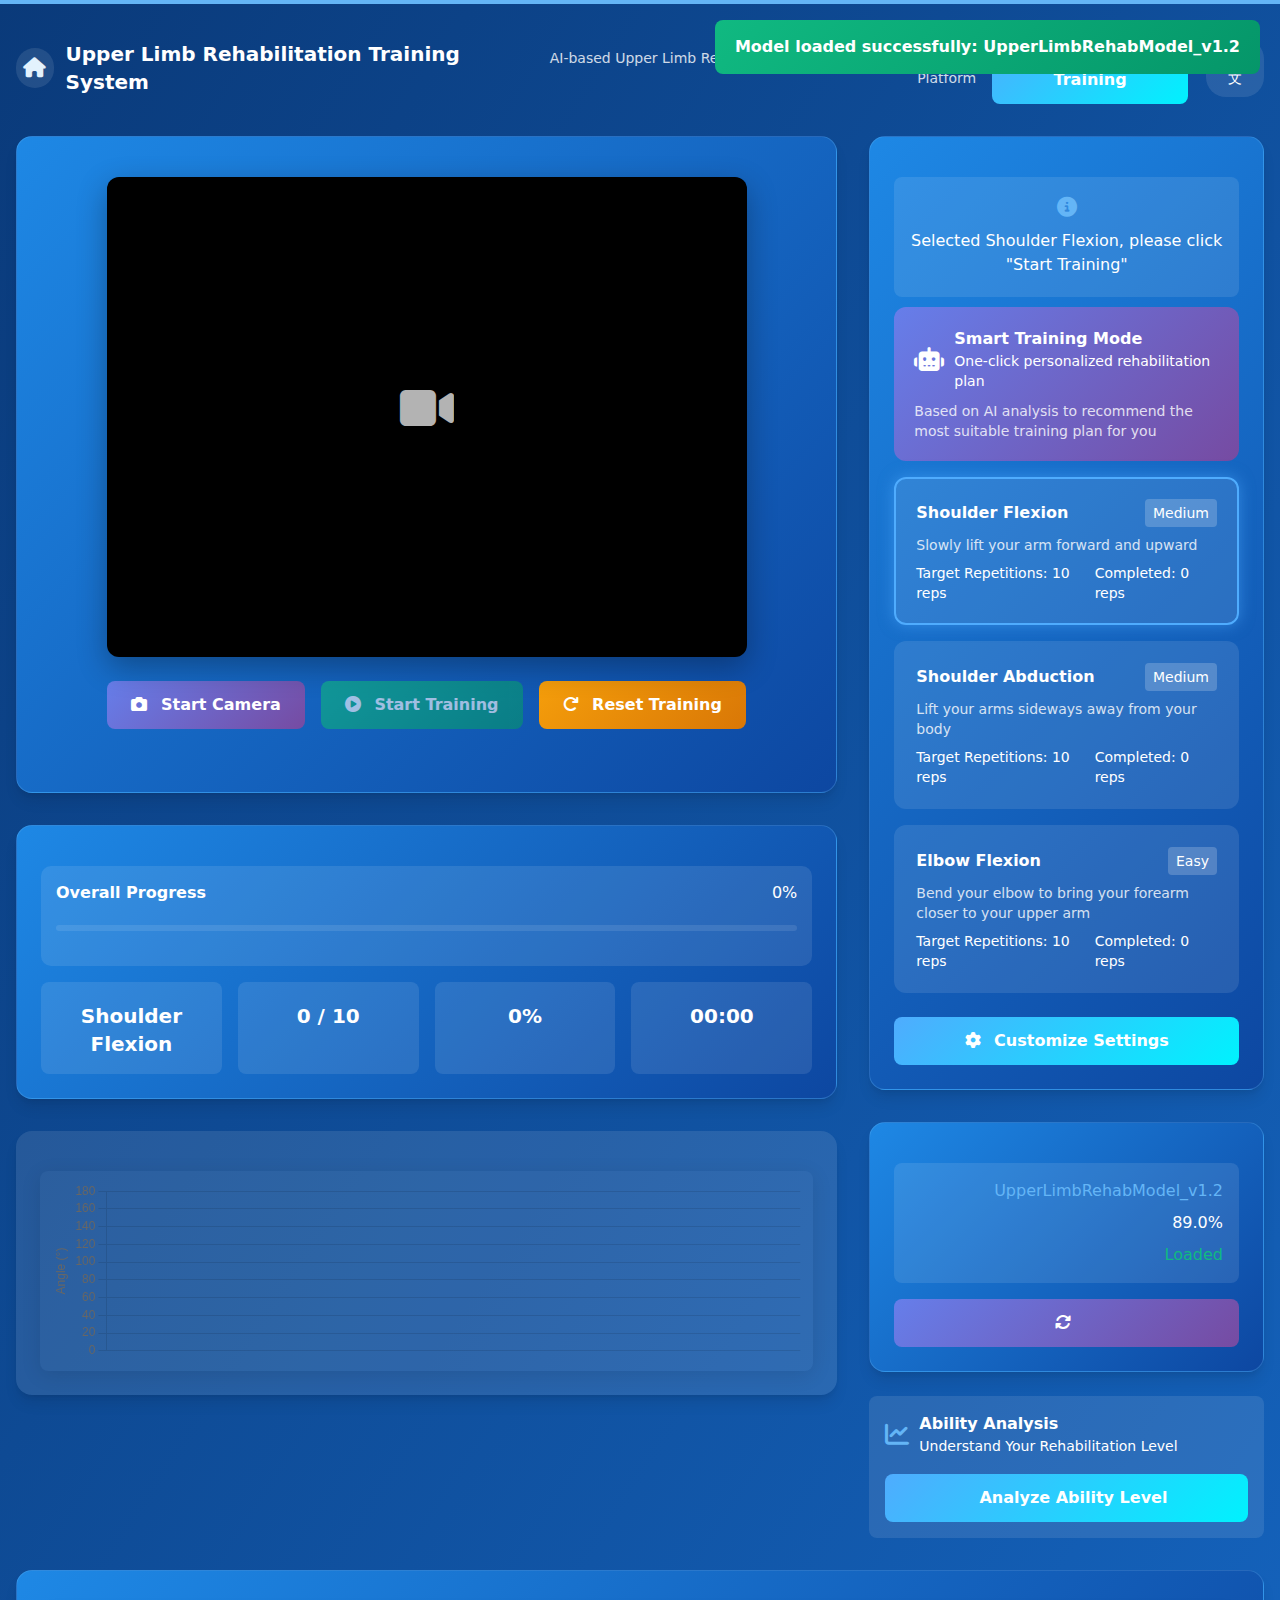
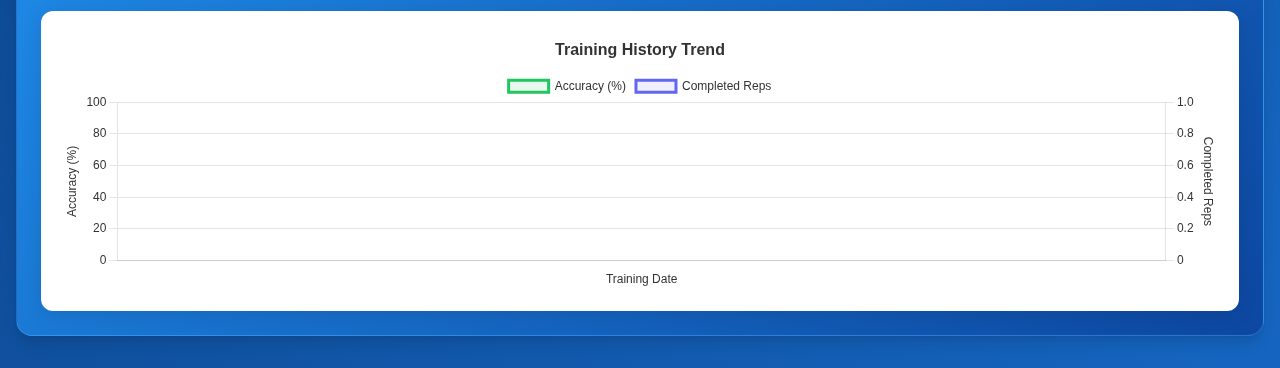
<file: frontend/upper_limb/index.html>
<!DOCTYPE html>
<html lang="en-US">
<head>
    <meta charset="UTF-8">
    <meta name="viewport" content="width=device-width, initial-scale=1.0">
    <title>智能上肢康复训练系统 | Smart Upper Limb Rehabilitation</title>
    <script src="../libs/tailwindcss/tailwindcss.js"></script>
    <!-- 使用本地 Chart.js -->
    <script src="../libs/chart/chart.js"></script>
    <!-- 使用本地 Font Awesome -->
    <link rel="stylesheet" href="../libs/font-awesome/all.min.css">
    <!-- MediaPipe -->
    <script src="../libs/mediapipe/camera_utils.js"></script>
    <script src="../libs/mediapipe/drawing_utils.js"></script>
    <script src="../libs/mediapipe/pose.js"></script>
    <script src="../static/js/common.js"></script>
    <script>
        tailwind.config = {
            theme: {
                extend: {
                    colors: {
                        primary: '#0066CC',
                        secondary: '#1E88E5',
                        accent: '#64B5F6',
                        dark: '#0D47A1',
                        light: '#E3F2FD',
                        deep: '#0A3A7A',
                        med: '#1565C0',
                        success: '#10B981',
                        warning: '#F59E0B',
                        danger: '#EF4444',
                        bronze: '#CD7F32',
                        silver: '#C0C0C0',
                        gold: '#FFD700'
                    },
                    fontFamily: {
                        sans: ['Inter', 'system-ui', 'sans-serif'],
                    }
                },
            }
        }
    </script>
    
    <style>
        .card-gradient {
            background: linear-gradient(135deg, #1E88E5 0%, #0D47A1 100%);
        }
        .border-glow {
            box-shadow: 0 0 15px rgba(100, 181, 246, 0.5);
        }
        .fade-in {
            animation: fadeIn 1s ease-in-out;
        }
        @keyframes fadeIn {
            from { opacity: 0; transform: translateY(20px); }
            to { opacity: 1; transform: translateY(0); }
        }
        
        .progress-container {
            width: 100%;
            background: rgba(255, 255, 255, 0.1);
            border-radius: 10px;
            margin: 20px 0;
            overflow: hidden;
        }
        
        .progress-bar {
            height: 6px;
            background: linear-gradient(90deg, #4facfe 0%, #00f2fe 100%);
            border-radius: 10px;
            transition: width 0.4s ease;
        }
        
        .temp-message {
            position: fixed;
            top: 20px;
            right: 20px;
            padding: 15px 20px;
            border-radius: 8px;
            color: white;
            font-weight: 600;
            z-index: 1001;
            animation: slideIn 0.3s ease, fadeOut 0.3s ease 2.7s;
            animation-fill-mode: forwards;
        }

        .temp-message.success {
            background: linear-gradient(135deg, #10B981 0%, #059669 100%);
        }

        .temp-message.error {
            background: linear-gradient(135deg, #EF4444 0%, #DC2626 100%);
        }

        .temp-message.info {
            background: linear-gradient(135deg, #667eea 0%, #764ba2 100%);
        }

        .temp-message.warning {
            background: linear-gradient(135deg, #F59E0B 0%, #D97706 100%);
        }

        @keyframes slideIn {
            from {
                transform: translateX(100%);
                opacity: 0;
            }
            to {
                transform: translateX(0);
                opacity: 1;
            }
        }

        @keyframes fadeOut {
            from {
                opacity: 1;
            }
            to {
                opacity: 0;
            }
        }

        .video-container {
            position: relative;
            width: 100%;
            max-width: 640px;
            margin: 0 auto;
            border-radius: 12px;
            overflow: hidden;
            box-shadow: 0 10px 30px rgba(0, 0, 0, 0.3);
            background: #000;
            min-height: 480px;
            display: flex;
            align-items: center;
            justify-content: center;
            color: white;
        }
        
        .video-placeholder {
            text-align: center;
            padding: 20px;
        }

        .video-placeholder i {
            font-size: 48px;
            margin-bottom: 10px;
            opacity: 0.7;
        }

        .action-btn {
            transition: all 0.3s ease;
            position: relative;
            overflow: hidden;
        }
        
        .action-btn::after {
            content: '';
            position: absolute;
            top: 0;
            left: -100%;
            width: 100%;
            height: 100%;
            background: linear-gradient(90deg, transparent, rgba(255,255,255,0.2), transparent);
            transition: left 0.5s;
        }
        
        .action-btn:hover::after {
            left: 100%;
        }

        .loader {
            border: 3px solid #f3f3f3;
            border-top: 3px solid #3498db;
            border-radius: 50%;
            width: 20px;
            height: 20px;
            animation: spin 1s linear infinite;
            display: inline-block;
            margin-right: 10px;
        }

        @keyframes spin {
            0% { transform: rotate(0deg); }
            100% { transform: rotate(360deg); }
        }

        .btn {
            padding: 12px 24px;
            border-radius: 8px;
            font-weight: 600;
            cursor: pointer;
            transition: all 0.3s ease;
            border: none;
            outline: none;
        }
        
        .btn-primary {
            background: linear-gradient(135deg, #667eea 0%, #764ba2 100%);
            color: white;
        }
        
        .btn-primary:hover {
            transform: translateY(-2px);
            box-shadow: 0 5px 15px rgba(0,0,0,0.2);
        }
        
        .btn-secondary {
            background: linear-gradient(135deg, #4facfe 0%, #00f2fe 100%);
            color: white;
        }
        
        .btn-secondary:hover {
            transform: translateY(-2px);
            box-shadow: 0 5px 15px rgba(0,0,0,0.2);
        }
        
        .btn-success {
            background: linear-gradient(135deg, #10B981 0%, #059669 100%);
            color: white;
        }
        
        .btn-success:hover {
            transform: translateY(-2px);
            box-shadow: 0 5px 15px rgba(0,0,0,0.2);
        }
        
        .btn-warning {
            background: linear-gradient(135deg, #F59E0B 0%, #D97706 100%);
            color: white;
        }
        
        .btn-warning:hover {
            transform: translateY(-2px);
            box-shadow: 0 5px 15px rgba(0,0,0,0.2);
        }
        
        .btn:disabled {
            opacity: 0.6;
            cursor: not-allowed;
            transform: none !important;
            box-shadow: none !important;
        }

        .chart-container {
            background: white;
            border-radius: 12px;
            padding: 20px;
            box-shadow: 0 4px 20px rgba(0,0,0,0.1);
            height: 300px;
        }

        .exercise-card {
            background: rgba(255, 255, 255, 0.1);
            border-radius: 12px;
            padding: 20px;
            transition: all 0.3s ease;
            border: 2px solid transparent;
            cursor: pointer;
        }

        .exercise-card:hover {
            background: rgba(255, 255, 255, 0.15);
        }

        .exercise-card.active {
            border-color: #4facfe;
            box-shadow: 0 0 15px rgba(79, 172, 254, 0.5);
        }

        .exercise-card.completed {
            background: rgba(16, 185, 129, 0.2);
        }

        .modal {
            display: none;
            position: fixed;
            top: 0;
            left: 0;
            width: 100%;
            height: 100%;
            background: rgba(0,0,0,0.5);
            justify-content: center;
            align-items: center;
            z-index: 1000;
        }
        
        .modal-content {
            background: white;
            border-radius: 15px;
            width: 90%;
            max-width: 500px;
            max-height: 90vh;
            overflow-y: auto;
            box-shadow: 0 20px 60px rgba(0,0,0,0.3);
        }
        
        .modal-header {
            display: flex;
            justify-content: space-between;
            align-items: center;
            padding: 20px;
            border-bottom: 1px solid #e1e5e9;
            background: linear-gradient(135deg, #667eea 0%, #764ba2 100%);
            color: white;
            border-radius: 15px 15px 0 0;
        }
        
        .modal-title {
            margin: 0;
            color: white;
            font-size: 1.5rem;
        }
        
        .close-btn {
            background: none;
            border: none;
            font-size: 24px;
            cursor: pointer;
            color: white;
            width: auto;
            padding: 5px;
            transition: transform 0.2s;
        }
        
        .close-btn:hover {
            transform: scale(1.1);
        }

        .lang-btn {
            background: rgba(255, 255, 255, 0.1);
            color: white;
            border: none;
            border-radius: 20px;
            padding: 8px 16px;
            font-size: 14px;
            cursor: pointer;
            transition: all 0.3s ease;
            margin-left: 10px;
        }
        
        .lang-btn:hover {
            background: rgba(255, 255, 255, 0.2);
        }

        /* 新增样式 */
        .target-pose-indicator {
            position: absolute;
            width: 100%;
            height: 100%;
            top: 0;
            left: 0;
            pointer-events: none;
            z-index: 10;
        }

        .step-indicator {
            display: flex;
            justify-content: center;
            gap: 10px;
            margin: 15px 0;
        }

        .step-dot {
            width: 12px;
            height: 12px;
            border-radius: 50%;
            background: rgba(255, 255, 255, 0.3);
            transition: all 0.3s ease;
        }

        .step-dot.active {
            background: #4facfe;
            transform: scale(1.2);
        }

        .step-dot.completed {
            background: #10B981;
        }

        .achievement-badge {
            background: linear-gradient(135deg, #FFD700 0%, #FFA500 100%);
            color: #7c2d12;
            padding: 8px 12px;
            border-radius: 20px;
            font-size: 12px;
            font-weight: bold;
            margin: 5px;
            display: inline-flex;
            align-items: center;
            gap: 5px;
        }

        .rest-reminder {
            background: linear-gradient(135deg, #F59E0B 0%, #D97706 100%);
            color: white;
            padding: 15px;
            border-radius: 10px;
            margin: 10px 0;
            text-align: center;
            animation: pulse 2s infinite;
        }

        .progress-visualization {
            background: rgba(255, 255, 255, 0.1);
            border-radius: 10px;
            padding: 15px;
            margin: 10px 0;
        }

        .quality-indicator {
            display: flex;
            align-items: center;
            gap: 10px;
            margin: 5px 0;
        }

        .quality-bar {
            flex: 1;
            height: 8px;
            background: rgba(255, 255, 255, 0.2);
            border-radius: 4px;
            overflow: hidden;
        }

        .quality-fill {
            height: 100%;
            background: linear-gradient(90deg, #EF4444, #F59E0B, #10B981);
            border-radius: 4px;
            transition: width 0.5s ease;
        }

        @keyframes pulse {
            0% { transform: scale(1); }
            50% { transform: scale(1.05); }
            100% { transform: scale(1); }
        }

        .visual-guide {
            position: absolute;
            border: 2px dashed #4facfe;
            border-radius: 10px;
            pointer-events: none;
            z-index: 5;
            animation: guidePulse 3s infinite;
        }

        @keyframes guidePulse {
            0%, 100% { opacity: 0.5; }
            50% { opacity: 0.8; }
        }

        .smart-training-card {
            background: linear-gradient(135deg, #667eea 0%, #764ba2 100%);
            border-radius: 12px;
            padding: 20px;
            margin: 10px 0;
            cursor: pointer;
            transition: all 0.3s ease;
        }

        .smart-training-card:hover {
            transform: translateY(-2px);
            box-shadow: 0 10px 25px rgba(0,0,0,0.2);
        }

        .enhanced-feedback {
            background: rgba(255, 255, 255, 0.1);
            border-radius: 10px;
            padding: 15px;
            margin: 10px 0;
            border-left: 4px solid #4facfe;
        }

        .technical-tips {
            background: rgba(16, 185, 129, 0.1);
            border-radius: 8px;
            padding: 10px;
            margin: 5px 0;
        }

        /* 新增样式：成就显示在视频上方 */
        .achievements-overlay {
            position: absolute;
            top: 10px;
            left: 50%;
            transform: translateX(-50%);
            z-index: 20;
            display: flex;
            flex-wrap: wrap;
            justify-content: center;
            gap: 5px;
            max-width: 90%;
        }

        /* 新增样式：按钮文字样式 */
        .btn-text {
            margin-left: 8px;
        }
    </style>
</head>
<body class="bg-gradient-to-br from-deep to-med min-h-screen text-white overflow-x-hidden">
    <!-- 顶部进度条 -->
    <div class="absolute top-0 left-0 right-0 h-1 bg-accent"></div>
    
    <div class="container mx-auto px-4 py-8 relative z-10">
        <!-- 头部 -->
        <header class="flex justify-between items-center mb-8 fade-in">
            <div class="flex items-center">
                <a href="../index.html" class="w-10 h-10 rounded-full bg-white/10 flex items-center justify-center mr-3 hover:bg-white/20 transition-colors" title="返回首页">
                    <i class="fas fa-home text-xl text-light"></i>
                </a>
                <div class="text-xl font-semibold" id="page-title">上肢康复训练系统</div>
            </div>
            <div class="flex items-center">
                <div class="text-right mr-4">
                    <div class="text-sm opacity-80" id="page-subtitle">基于AI模型的上肢康复训练与评估平台</div>
                </div>
                <button class="btn btn-secondary mr-2" id="model-train-btn" style="min-width: 110px;" onclick="window.location.href='mediaPipe.html'">
                    <i class="fas fa-brain mr-1"></i>
                    <span id="model-train-text" data-i18n="model_training">模型训练</span>
                </button>
                <button class="lang-btn" onclick="toggleLanguage()">
                    <span id="lang-text">English</span>
                </button>
            </div>
        </header>

        <!-- 主要内容区域 -->
        <div class="grid grid-cols-1 lg:grid-cols-3 gap-8">
            <!-- 左侧：摄像头和训练控制 -->
            <div class="lg:col-span-2 space-y-8">
                <!-- 摄像头区域 -->
                <div class="card-gradient rounded-2xl p-6 shadow-lg border border-accent/30 border-glow fade-in">
                    <h2 class="text-2xl font-bold mb-4 text-center" id="camera-section-title">📷 实时康复训练</h2>
                    
                    <!-- 成就显示在视频上方 -->
                    <div class="relative">
                        <div id="achievementsOverlay" class="achievements-overlay"></div>
                        <div class="video-container" id="videoContainer">
                            <video id="webcam" playsinline style="display: none;"></video>
                            <canvas id="output_canvas" style="display: none;"></canvas>
                            <div class="video-placeholder" id="videoPlaceholder">
                                <i class="fas fa-video"></i>
                                <div id="camera-off-text">摄像头未开启</div>
                                <div class="text-sm opacity-80 mt-2" id="camera-hint">点击"开启摄像头"开始训练</div>
                            </div>
                        </div>
                    </div>
                    
                    <div class="flex flex-wrap gap-4 my-6 justify-center">
                        <button id="cameraToggle" onclick="toggleCamera()" class="btn btn-primary">
                            <i class="fas fa-camera"></i>
                            <span class="btn-text" id="camera-btn-text">开启摄像头</span>
                        </button>
                        <button id="startTrainingBtn" onclick="toggleTraining()" disabled class="btn btn-success">
                            <i class="fas fa-play-circle"></i>
                            <span class="btn-text" id="training-btn-text">开始训练</span>
                        </button>
                        <button id="resetTrainingBtn" onclick="resetTraining()" class="btn btn-warning">
                            <i class="fas fa-redo"></i>
                            <span class="btn-text" id="reset-btn-text">重置训练</span>
                        </button>
                    </div>

                    <!-- 步骤指示器 -->
                    <div id="stepIndicatorContainer" class="step-indicator"></div>
                </div>

                <!-- 训练统计 -->
                <div class="card-gradient rounded-2xl p-6 shadow-lg border border-accent/30 border-glow fade-in">
                    <h2 class="text-2xl font-bold mb-4 text-center" id="stats-section-title">📊 训练统计</h2>
                    
                    <!-- 整体进度条 -->
                    <div class="progress-visualization">
                        <div class="flex justify-between items-center mb-2">
                            <span class="font-bold" data-i18n="overall_progress">整体进度</span>
                            <span id="progressPercentage">0%</span>
                        </div>
                        <div class="progress-container">
                            <div id="overallProgressBar" class="progress-bar" style="width: 0%"></div>
                        </div>
                        <div id="progressStats" class="text-sm mt-2"></div>
                    </div>
                    
                    <div class="grid grid-cols-2 md:grid-cols-4 gap-4 mt-4">
                        <div class="bg-white/10 p-4 rounded-lg text-center">
                            <div class="text-sm opacity-80 mb-1" id="current-exercise-label">当前动作</div>
                            <div class="text-xl font-bold" id="currentExercise">未开始</div>
                        </div>
                        <div class="bg-white/10 p-4 rounded-lg text-center">
                            <div class="text-sm opacity-80 mb-1" id="completed-reps-label">完成次数</div>
                            <div class="text-xl font-bold"><span id="completedReps">0</span> / <span id="targetReps">10</span></div>
                        </div>
                        <div class="bg-white/10 p-4 rounded-lg text-center">
                            <div class="text-sm opacity-80 mb-1" id="accuracy-label">准确率</div>
                            <div class="text-xl font-bold" id="accuracyRate">0%</div>
                        </div>
                        <div class="bg-white/10 p-4 rounded-lg text-center">
                            <div class="text-sm opacity-80 mb-1" id="training-time-label">训练时长</div>
                            <div class="text-xl font-bold" id="trainingTime">00:00</div>
                        </div>
                    </div>
                </div>               

                <!-- 姿态数据图表：放在左侧（与AI模型和反馈并列） -->
                <div class="w-full">
                    <div class="bg-white/10 rounded-2xl p-6 shadow-lg">
                        <h3 class="text-xl font-bold mb-4" id="pose-data-chart-title">姿态数据</h3>
                        <div class="chart-container" style="height:200px; background: rgba(255,255,255,0.03); padding: 10px; border-radius: 8px;">
                            <canvas id="poseDataChart"></canvas>
                        </div>
                    </div>
                </div>
            </div>

            <!-- 右侧：康复计划和模型信息 -->
            <div class="space-y-8">
                <!-- 康复计划 -->
                <div class="card-gradient rounded-2xl p-6 shadow-lg border border-accent/30 border-glow fade-in">
                    <h2 class="text-2xl font-bold mb-4 text-center" id="plan-section-title">📋 康复计划</h2>
                    
                    <!-- 消息提醒区域 -->
                    <div id="messageDisplay" class="mb-4"></div>

                    <!-- 实时反馈 -->
                            
                                <div class="bg-white/10 p-4 rounded-lg min-h-[120px]">
                                    <div id="feedbackMessage" class="text-center">
                                        <i class="fas fa-info-circle text-xl mb-2 opacity-70"></i>
                                        <div id="waiting-feedback">等待训练开始...</div>
                                    </div>
                                </div>
                          

                    <!-- 智能训练入口 -->
                    <div class="smart-training-card" onclick="startSmartTraining()">
                        <div style="display: flex; align-items: center; gap: 10px; margin-bottom: 10px;">
                            <i class="fas fa-robot text-2xl"></i>
                            <div>
                                <div class="font-bold" id="smart-training-title">智能训练模式</div>
                                <div class="text-sm" id="smart-training-subtitle">一键启动个性化康复计划</div>
                            </div>
                        </div>
                        <div class="text-sm opacity-80" id="smart-training-description">基于AI分析推荐最适合您的训练方案</div>
                    </div>

                    
                    
                    <div class="space-y-4 mt-4" id="exerciseList">
                        <!-- 康复动作将通过JavaScript动态生成 -->
                    </div>
                    
                    <div class="mt-6">
                        <button onclick="showCustomizeModal()" class="btn btn-secondary w-full">
                            <i class="fas fa-cog"></i>
                            <span class="btn-text" id="customize-btn-text">个性化设置</span>
                        </button>
                    </div>
                </div>

                <!-- 模型信息 -->
                <div class="grid grid-cols-1 gap-6">
                    <div class="flex flex-col lg:flex-row gap-6">
                        <!-- AI 模型 与 实时反馈：放在右侧垂直堆叠 -->
                        <div class="w-full space-y-6">
                            <!-- AI 模型 -->
                            <div class="card-gradient rounded-2xl p-6 shadow-lg border border-accent/30 border-glow">
                                <h2 class="text-2xl font-bold mb-4 text-center" id="model-section-title">🤖 AI模型</h2>
                                <div class="bg-white/10 p-4 rounded-lg">
                                    <div class="flex justify-between items-center mb-2">
                                        <span class="font-semibold" id="current-model-label">当前模型:</span>
                                        <span id="currentModelName" class="text-accent">未加载</span>
                                    </div>
                                    <div class="flex justify-between items-center mb-2">
                                        <span class="font-semibold" id="accuracy-label2">准确率:</span>
                                        <span id="modelAccuracy">-</span>
                                    </div>
                                    <div class="flex justify-between items-center">
                                        <span class="font-semibold" id="status-label">状态:</span>
                                        <span id="modelStatus" class="text-warning">未连接</span>
                                    </div>
                                </div>
                                <div class="mt-4">
                                    <button onclick="loadPublishedModel()" class="btn btn-primary w-full">
                                        <i class="fas fa-sync-alt"></i>
                                        <span class="btn-text" id="load-model-btn-text">加载最新模型</span>
                                    </button>
                                </div>
                            </div>

                            

                            <!-- 能力分析卡片 - 移动到模型上方 -->
                    <div class="bg-white/10 p-4 rounded-lg mb-4">
                        <div style="display: flex; align-items: center; gap: 10px; margin-bottom: 10px;">
                            <i class="fas fa-chart-line text-2xl text-accent"></i>
                            <div>
                                <div class="font-bold" id="ability-analysis-title">能力分析</div>
                                <div class="text-sm" id="ability-analysis-subtitle">了解您的康复水平</div>
                            </div>
                        </div>
                        
                        <div id="abilityDisplay" style="display: none;">
                            <div class="text-center py-4">
                                <div class="text-lg font-bold mb-2" id="current-ability-level">未分析</div>
                                <div class="text-sm opacity-80" id="ability-description">点击下方按钮分析您的能力水平</div>
                            </div>
                        </div>
                        
                        <button onclick="analyzePatientAbility()" class="btn btn-secondary w-full mt-2">
                            <i class="fas fa-analytics"></i>
                            <span class="btn-text" id="analyze-ability-btn-text">分析能力水平</span>
                        </button>
                    </div>
                        </div>
                    </div>
                </div>
            </div>
        </div>

        <!-- 训练历史图表 -->
        <div class="card-gradient rounded-2xl p-6 shadow-lg border border-accent/30 border-glow fade-in mt-8">
            <h2 class="text-2xl font-bold mb-4 text-center" id="history-section-title">📈 训练历史</h2>
            <div class="chart-container">
                <canvas id="trainingHistoryChart"></canvas>
            </div>
        </div>
    </div>

    <!-- 个性化设置模态框 -->
    <div class="modal" id="customizeModal">
        <div class="modal-content">
            <div class="modal-header">
                <h2 class="modal-title" id="customize-modal-title">个性化康复设置</h2>
                <button class="close-btn" onclick="closeCustomizeModal()">&times;</button>
            </div>
            <div style="padding: 20px; color: #333;">
                <div class="mb-4">
                    <label class="block text-sm font-medium mb-2" id="patient-name-label">患者姓名</label>
                    <input type="text" id="patientName" class="w-full p-2 border rounded" placeholder="请输入患者姓名">
                </div>
                <div class="mb-4">
                    <label class="block text-sm font-medium mb-2" id="target-reps-label">目标重复次数</label>
                    <input type="number" id="customTargetReps" class="w-full p-2 border rounded" min="1" max="50" value="10">
                </div>
                <div class="mb-4">
                    <label class="block text-sm font-medium mb-2" id="difficulty-label">训练难度</label>
                    <select id="trainingDifficulty" class="w-full p-2 border rounded">
                        <option value="easy">简单</option>
                        <option value="medium" selected>中等</option>
                        <option value="hard">困难</option>
                    </select>
                </div>
                <div class="mb-4">
                    <label class="block text-sm font-medium mb-2" id="select-exercises-label">选择康复动作</label>
                    <div class="space-y-2">
                        <label class="flex items-center">
                            <input type="checkbox" class="mr-2" value="shoulder_flexion" checked>
                            <span id="shoulder_flexion_label">肩部屈曲</span>
                        </label>
                        <label class="flex items-center">
                            <input type="checkbox" class="mr-2" value="shoulder_abduction" checked>
                            <span id="shoulder_abduction_label">肩部外展</span>
                        </label>
                        <label class="flex items-center">
                            <input type="checkbox" class="mr-2" value="elbow_flexion" checked>
                            <span id="elbow_flexion_label">肘部屈曲</span>
                        </label>
                        <label class="flex items-center">
                            <input type="checkbox" class="mr-2" value="wrist_flexion">
                            <span id="wrist_flexion_label">腕部屈曲</span>
                        </label>
                        <label class="flex items-center">
                            <input type="checkbox" class="mr-2" value="arm_rotation">
                            <span id="arm_rotation_label">手臂旋转</span>
                        </label>
                    </div>
                </div>
                <div class="flex justify-end mt-6">
                    <button onclick="closeCustomizeModal()" class="btn bg-gray-500 hover:bg-gray-600 text-white mr-2">
                        <i class="fas fa-times"></i>
                        <span class="btn-text" id="cancel-btn">取消</span>
                    </button>
                    <button onclick="saveCustomization()" class="btn btn-primary">
                        <i class="fas fa-save"></i>
                        <span class="btn-text" id="save-btn">保存设置</span>
                    </button>
                </div>
            </div>
        </div>
    </div>

    <!-- 能力分析结果模态框 -->
    <div class="modal" id="abilityAnalysisModal">
        <div class="modal-content">
            <div class="modal-header">
                <h2 class="modal-title" id="ability-modal-title">能力分析结果</h2>
                <button class="close-btn" onclick="closeAbilityAnalysisModal()">&times;</button>
            </div>
            <div style="padding: 20px; color: #333;">
                <div id="abilityAnalysisResult">
                    <!-- 分析结果将在这里显示 -->
                </div>
                <div class="flex justify-end mt-6">
                    <button onclick="closeAbilityAnalysisModal()" class="btn bg-gray-500 hover:bg-gray-600 text-white mr-2">
                        <i class="fas fa-times"></i>
                        <span class="btn-text" id="close-ability-btn">关闭</span>
                    </button>
                    <button onclick="applyAbilityRecommendations()" class="btn btn-primary">
                        <i class="fas fa-check"></i>
                        <span class="btn-text" id="apply-recommendations-btn">应用建议</span>
                    </button>
                </div>
            </div>
        </div>
    </div>

    <script>
        // ========== 全局变量声明 ==========
        let videoElement = null;
        let canvasElement = null;
        let pose = null;
        let camera = null;
        let poseDataChart = null;
        let poseChartData = [];
        let currentPoseMetricKey = 'elbow_flexion';
        let isTraining = false;
        let trainingStartTime = null;
        let trainingTimer = null;
        let currentExerciseIndex = 0;
        let completedReps = 0;
        let targetReps = 10;
        let correctPredictions = 0;
        let totalPredictions = 0;
        let publishedModel = null;
        let trainingHistoryChart = null;
        let exerciseList = [];
        let currentExercise = null;
        let voiceAssistant = null;
        let lastRepTime = 0;
        const REP_COOLDOWN = 2000;
        let restTimer = null;
        let animationFrameId = null;
        let currentLanguage = localStorage.getItem('languagePreference') || 'zh-CN';

        // ========== 新增系统实例 ==========
        let visualGuideSystem;
        let stepIndicator;
        let smartTrainingMode;
        let achievementSystem;
        let restReminderSystem;
        let enhancedFeedbackSystem;
        let progressVisualization;

        // ========== 语音助手类 ==========
        class VoiceAssistant {
            constructor() {
                this.synth = window.speechSynthesis;
                this.voices = [];
                this.available = false;
                
                // 检查浏览器支持
                if (this.synth) {
                    this.available = true;
                    this.loadVoices();
                }
            }
            
            loadVoices() {
                this.voices = this.synth.getVoices();
                
                // 如果没有加载到语音，等待voiceschanged事件
                if (this.voices.length === 0) {
                    this.synth.onvoiceschanged = () => {
                        this.voices = this.synth.getVoices();
                    };
                }
            }
            
            speak(text, rate = 1.0, pitch = 1.0) {
                if (!this.available) {
                    console.log('语音合成不可用:', text);
                    return;
                }
                
                // 停止当前语音
                this.synth.cancel();
                
                // 创建语音实例
                const utterance = new SpeechSynthesisUtterance(text);
                
                // 设置语音参数
                utterance.rate = rate;
                utterance.pitch = pitch;
                
                // 选择中文语音（如果可用）
                const chineseVoice = this.voices.find(voice => 
                    voice.lang.includes('zh-CN') || voice.lang.includes('CN')
                );
                
                if (chineseVoice && currentLanguage === 'zh-CN') {
                    utterance.voice = chineseVoice;
                }
                
                // 播放语音
                this.synth.speak(utterance);
            }
            
            // 训练相关语音提示
            trainingStart() {
                this.speak(currentLanguage === 'zh-CN' ? 
                    '训练开始，请按照示范完成动作' : 
                    'Training started, please follow the demonstration to complete the exercises');
            }
            
            exerciseComplete(count, total) {
                this.speak(currentLanguage === 'zh-CN' ? 
                    `很好！已完成 ${count} 次，目标 ${total} 次` : 
                    `Great! Completed ${count} times, target ${total} times`);
            }
            
            trainingComplete() {
                this.speak(currentLanguage === 'zh-CN' ? 
                    '恭喜！训练完成，休息一下吧' : 
                    'Congratulations! Training completed, take a rest');
            }
            
            correctionNeeded() {
                this.speak(currentLanguage === 'zh-CN' ? 
                    '动作需要调整，请参考示范' : 
                    'Action needs adjustment, please refer to the demonstration');
            }
            
            restReminder() {
                this.speak(currentLanguage === 'zh-CN' ? 
                    '已经训练了一段时间了，建议休息一下' : 
                    'You have been training for a while, it is recommended to take a break');
            }
        }

        // ========== 多语言支持 ==========
        const i18n = {
            'en-US': {
                // 页面标题和副标题
                pageTitle: 'Upper Limb Rehabilitation Training System',
                pageSubtitle: 'AI-based Upper Limb Rehabilitation Training and Assessment Platform',
                
                // 语言切换按钮
                langText: '中文',
                
                // 各部分标题
                cameraSectionTitle: '📷 Real-time Rehabilitation Training',
                statsSectionTitle: '📊 Training Statistics',
                planSectionTitle: '📋 Rehabilitation Plan',
                modelSectionTitle: '🤖 AI Model',
                feedbackSectionTitle: '💬 Real-time Feedback',
                historySectionTitle: '📈 Training History',
                poseDataChartTitle: 'Pose Data',
                
                // 摄像头区域
                cameraOffText: 'Camera Off',
                cameraHint: 'Click "Start Camera" to begin training',
                camerabtntext: 'Start Camera',
                trainingbtntext: 'Start Training',
                resetbtntext: 'Reset Training',
                
                // 训练统计
                currentExerciseLabel: 'Current Exercise',
                completedRepsLabel: 'Completed Reps',
                accuracyLabel: 'Accuracy',
                trainingTimeLabel: 'Training Time',
                
                // 模型信息
                currentModelLabel: 'Current Model:',
                accuracyLabel2: 'Accuracy:',
                statusLabel: 'Status:',
                loadModelBtnText: 'Load Latest Model',
                
                // 康复计划
                customizeBtnText: 'Customize Settings',
                "name_placeholder": "Please enter patient name",
                
                // 实时反馈
                waitingFeedback: 'Waiting for training to start...',
                
                // 模态框
                customizemodaltitle: 'Personalized Rehabilitation Settings',
                patientnamelabel: 'Patient Name',
                targetrepslabel: 'Target Repetitions',
                difficultylabel: 'Training Difficulty',
                selectexerciseslabel: 'Select Rehabilitation Exercises',
                cancelbtn: 'Cancel',
                savebtn: 'Save Settings',
                
                // 康复动作名称
                shoulder_flexion: 'Shoulder Flexion',
                shoulder_abduction: 'Shoulder Abduction',
                elbow_flexion: 'Elbow Flexion',
                wrist_flexion: 'Wrist Flexion',
                arm_rotation: 'Arm Rotation',
                
                // 难度级别
                easy: 'Easy',
                medium: 'Medium',
                hard: 'Hard',
                
                // 训练状态
                notStarted: 'Not Started',
                notConnected: 'Not Connected',
                loaded: 'Loaded',
                
                // 临时消息
                cameraStarted: 'Camera started successfully',
                cameraStopped: 'Camera stopped',
                trainingStarted: 'Training started!',
                trainingStopped: 'Training stopped!',
                trainingReset: 'Training data reset',
                modelLoaded: 'Model loaded successfully',
                customizationSaved: 'Customization saved successfully',
                noModelFound: 'No published model found, please publish a model in the training page first',
                noExerciseSelected: 'Please select an exercise first',
                noCameraStarted: 'Please start the camera first',
                mediapipeError: 'MediaPipe initialization failed, please refresh the page and try again',
                cameraPermissionError: 'Camera permission denied, please allow camera access',
                cameraNotFoundError: 'No camera device found',
                cameraNotSupportedError: 'Browser does not support camera function',
                cameraParameterError: 'Cannot satisfy camera parameter requirements',
                cameraGeneralError: 'Unable to start camera',
                
                // 反馈消息
                selectExerciseFeedback: 'Please select an exercise to start training',
                trainingStoppedFeedback: 'Training stopped',
                trainingResetFeedback: 'Training reset, please select an exercise to start new training',
                allExercisesCompleted: 'Congratulations! You have completed all rehabilitation exercises!',
                planCompleted: 'Rehabilitation plan completed!',
                startExerciseFeedback: 'Starting {exercise} training, please follow the instructions to complete the exercises',
                exerciseProgressFeedback: 'Great! Completed {completed}/{target} exercises',
                exerciseCompletedFeedback: 'Congratulations! Completed all {target} exercises',
                adjustmentNeededFeedback: 'Action needs adjustment, please refer to the demonstration',
                
                // 图表标签
                accuracyChartLabel: 'Accuracy (%)',
                repsChartLabel: 'Completed Reps',
                trainingHistoryTitle: 'Training History Trend',
                trainingDateLabel: 'Training Date',
                
                // 能力分析相关
                'ability-analysis-title': 'Ability Analysis',
                'ability-analysis-subtitle': 'Understand Your Rehabilitation Level',
                'analyze-ability-btn-text': 'Analyze Ability Level',
                'ability-modal-title': 'Ability Analysis Results',
                'close-ability-btn': 'Close',
                'apply-recommendations-btn': 'Apply Recommendations',
                
                // 智能训练相关
                'smart-training-title': 'Smart Training Mode',
                'smart-training-subtitle': 'One-click personalized rehabilitation plan',
                'smart-training-description': 'Based on AI analysis to recommend the most suitable training plan for you',
                "first_training": "First Training",
                "model_training": "Model Training",
                        'exercise.shoulder_flexion.target': 'Target Pose: Arm Forward Raise',
        'exercise.elbow_flexion.target': 'Target Pose: Elbow Flexion',
        'exercise.shoulder_abduction.target': 'Target Pose: Arm Side Raise',
                "overall_progress": "Overall Progress"
            },
            'zh-CN': {
                // 页面标题和副标题
                pageTitle: '上肢康复训练系统',
                pageSubtitle: '基于AI模型的上肢康复训练与评估平台',
                
                // 语言切换按钮
                langText: 'English',
                
                // 各部分标题
                cameraSectionTitle: '📷 实时康复训练',
                statsSectionTitle: '📊 训练统计',
                planSectionTitle: '📋 康复计划',
                modelSectionTitle: '🤖 AI模型',
                feedbackSectionTitle: '💬 实时反馈',
                historySectionTitle: '📈 训练历史',
                poseDataChartTitle: '姿态数据',
                
                // 摄像头区域
                cameraOffText: '摄像头未开启',
                cameraHint: '点击"开启摄像头"开始训练',
                camerabtntext: '开启摄像头',
                trainingbtntext: '开始训练',
                resetbtntext: '重置训练',
                
                // 训练统计
                currentExerciseLabel: '当前动作',
                completedRepsLabel: '完成次数',
                accuracyLabel: '准确率',
                trainingTimeLabel: '训练时长',
                
                // 模型信息
                currentModelLabel: '当前模型:',
                accuracyLabel2: '准确率:',
                statusLabel: '状态:',
                loadModelBtnText: '加载最新模型',
                
                // 康复计划
                customizeBtnText: '个性化设置',
                "name_placeholder": "请输入患者姓名",
                
                // 实时反馈
                waitingFeedback: '等待训练开始...',
                
                // 模态框
                customizemodaltitle: '个性化康复设置',
                patientnamelabel: '患者姓名',
                targetrepslabel: '目标重复次数',
                difficultylabel: '训练难度',
                selectexerciseslabel: '选择康复动作',
                cancelbtn: '取消',
                savebtn: '保存设置',
                
                // 康复动作名称
                shoulder_flexion: '肩部屈曲',
                shoulder_abduction: '肩部外展',
                elbow_flexion: '肘部屈曲',
                wrist_flexion: '腕部屈曲',
                arm_rotation: '手臂旋转',
                
                // 难度级别
                easy: '简单',
                medium: '中等',
                hard: '困难',
                
                // 训练状态
                notStarted: '未开始',
                notConnected: '未连接',
                loaded: '已加载',
                
                // 临时消息
                cameraStarted: '摄像头已开启',
                cameraStopped: '摄像头已关闭',
                trainingStarted: '训练开始！',
                trainingStopped: '训练结束！',
                trainingReset: '训练数据已重置',
                modelLoaded: '模型已加载',
                customizationSaved: '个性化设置已保存',
                noModelFound: '未找到已发布的模型，请先在模型训练页面发布模型',
                noExerciseSelected: '请先选择康复动作',
                noCameraStarted: '请先开启摄像头',
                mediapipeError: 'MediaPipe初始化失败，请刷新页面重试',
                cameraPermissionError: '摄像头权限被拒绝，请允许摄像头访问',
                cameraNotFoundError: '未找到摄像头设备',
                cameraNotSupportedError: '浏览器不支持摄像头功能',
                cameraParameterError: '无法满足摄像头参数要求',
                cameraGeneralError: '无法启动摄像头',
                
                // 反馈消息
                selectExerciseFeedback: '请选择康复动作开始训练',
                trainingStoppedFeedback: '训练已停止',
                trainingResetFeedback: '训练已重置，请选择动作开始新的训练',
                allExercisesCompleted: '恭喜！您已完成所有康复动作！',
                planCompleted: '康复计划完成！',
                startExerciseFeedback: '开始进行{exercise}训练，请按照说明完成动作',
                exerciseProgressFeedback: '很好！已完成 {completed}/{target} 次动作',
                exerciseCompletedFeedback: '恭喜！已完成所有 {target} 次动作',
                adjustmentNeededFeedback: '动作需要调整，请参考示范动作',
                
                // 图表标签
                accuracyChartLabel: '准确率 (%)',
                repsChartLabel: '完成次数',
                trainingHistoryTitle: '训练历史趋势',
                trainingDateLabel: '训练日期',
                
                // 能力分析相关
                'ability-analysis-title': '能力分析',
                'ability-analysis-subtitle': '了解您的康复水平',
                'analyze-ability-btn-text': '分析能力水平',
                'ability-modal-title': '能力分析结果',
                'close-ability-btn': '关闭',
                'apply-recommendations-btn': '应用建议',
                
                // 智能训练相关
                'smart-training-title': '智能训练模式',
                'smart-training-subtitle': '一键启动个性化康复计划',
                'smart-training-description': '基于AI分析推荐最适合您的训练方案',
                "first_training": "初次训练",
                'model_training': '模型训练',
                 'exercise.shoulder_flexion.target': '目标姿势: 手臂前举',
        'exercise.elbow_flexion.target': '目标姿势: 肘部弯曲',
        'exercise.shoulder_abduction.target': '目标姿势: 手臂侧平举',
                "overall_progress": "整体进度"
            }
        };

        // ========== 康复动作配置 ==========
        const exercises = {
            'shoulder_flexion': {
                name: {
                    'en-US': 'Shoulder Flexion',
                    'zh-CN': '肩部屈曲'
                },
                description: {
                    'en-US': 'Slowly lift your arm forward and upward',
                    'zh-CN': '缓慢抬起手臂向前上方伸展'
                },
                difficulty: 'medium',
                targetMuscles: {
                    'en-US': ['Deltoid', 'Biceps'],
                    'zh-CN': ['三角肌', '肱二头肌']
                }
            },
            'shoulder_abduction': {
                name: {
                    'en-US': 'Shoulder Abduction',
                    'zh-CN': '肩部外展'
                },
                description: {
                    'en-US': 'Lift your arms sideways away from your body',
                    'zh-CN': '手臂向身体两侧平举'
                },
                difficulty: 'medium',
                targetMuscles: {
                    'en-US': ['Deltoid', 'Supraspinatus'],
                    'zh-CN': ['三角肌', '冈上肌']
                }
            },
            'elbow_flexion': {
                name: {
                    'en-US': 'Elbow Flexion',
                    'zh-CN': '肘部屈曲'
                },
                description: {
                    'en-US': 'Bend your elbow to bring your forearm closer to your upper arm',
                    'zh-CN': '弯曲肘关节使前臂靠近上臂'
                },
                difficulty: 'easy',
                targetMuscles: {
                    'en-US': ['Biceps', 'Brachialis'],
                    'zh-CN': ['肱二头肌', '肱肌']
                }
            },
            'wrist_flexion': {
                name: {
                    'en-US': 'Wrist Flexion',
                    'zh-CN': '腕部屈曲'
                },
                description: {
                    'en-US': 'Slowly bend your wrist',
                    'zh-CN': '缓慢弯曲手腕'
                },
                difficulty: 'easy',
                targetMuscles: {
                    'en-US': ['Wrist Flexors'],
                    'zh-CN': ['腕屈肌']
                }
            },
            'arm_rotation': {
                name: {
                    'en-US': 'Arm Rotation',
                    'zh-CN': '手臂旋转'
                },
                description: {
                    'en-US': 'Internal and external rotation of the arm',
                    'zh-CN': '手臂内外旋转运动'
                },
                difficulty: 'hard',
                targetMuscles: {
                    'en-US': ['Rotator Cuff'],
                    'zh-CN': ['肩袖肌群']
                }
            }
        };

        // ========== 训练历史数据 ==========
        let trainingHistory = {
            dates: [],
            accuracy: [],
            completedReps: [],
            duration: []
        };

        // ========== 视觉引导系统 ==========
        class VisualGuideSystem {
            constructor() {
                this.currentGuide = null;
                this.targetPose = null;
            }
            
            showTargetPose(exerciseType) {
                this.clearGuides();
                
                const canvas = document.getElementById('output_canvas');
                if (!canvas) return;
                
                this.targetPose = document.createElement('div');
                this.targetPose.className = 'target-pose-indicator';
                
                // 根据动作类型显示不同的目标姿势指示
                const guide = this.createExerciseGuide(exerciseType);
                if (guide) {
                    this.targetPose.appendChild(guide);
                    canvas.parentElement.appendChild(this.targetPose);
                }
            }
            
            createExerciseGuide(exerciseType) {
                const guide = document.createElement('div');
                guide.className = 'visual-guide';
                
                switch(exerciseType) {
    case 'shoulder_flexion':
        guide.style.cssText = 'width: 200px; height: 300px; top: 20%; left: 50%; transform: translateX(-50%);';
        guide.innerHTML = `<div style="text-align: center; color: #4facfe; font-weight: bold;">${i18n[currentLanguage]['exercise.shoulder_flexion.target']}</div>`;
        break;
    case 'elbow_flexion':
        guide.style.cssText = 'width: 150px; height: 200px; top: 30%; left: 60%;';
        guide.innerHTML = `<div style="text-align: center; color: #4facfe; font-weight: bold;">${i18n[currentLanguage]['exercise.elbow_flexion.target']}</div>`;
        break;
    case 'shoulder_abduction':
        guide.style.cssText = 'width: 300px; height: 200px; top: 25%; left: 50%; transform: translateX(-50%);';
        guide.innerHTML = `<div style="text-align: center; color: #4facfe; font-weight: bold;">${i18n[currentLanguage]['exercise.shoulder_abduction.target']}</div>`;
        break;
}
                
                return guide;
            }
            
            clearGuides() {
                if (this.targetPose) {
                    this.targetPose.remove();
                    this.targetPose = null;
                }
            }
        }

        // ========== 步骤指示器 ==========
        class StepIndicator {
            constructor(containerId) {
                this.container = document.getElementById(containerId);
                this.steps = [];
                this.currentStep = 0;
            }
            
            setSteps(steps) {
                this.steps = steps;
                this.render();
            }
            
            render() {
                if (!this.container) return;
                
                this.container.innerHTML = '';
                this.steps.forEach((step, index) => {
                    const dot = document.createElement('div');
                    dot.className = `step-dot ${index === this.currentStep ? 'active' : ''} ${index < this.currentStep ? 'completed' : ''}`;
                    dot.title = step;
                    this.container.appendChild(dot);
                });
            }
            
            nextStep() {
                if (this.currentStep < this.steps.length - 1) {
                    this.currentStep++;
                    this.render();
                }
            }
            
            reset() {
                this.currentStep = 0;
                this.render();
            }
        }

        // ========== 智能训练模式 ==========
        class SmartTrainingMode {
            constructor() {
                this.isActive = false;
                this.currentPlan = null;
                this.backendAvailable = true; // 默认认为后端可用
            }
            
            async startSmartTraining(patientId = 'default_patient') {
                // 如果后端不可用，直接使用备选方案
                if (!this.backendAvailable) {
                    this.useFallbackTrainingPlan();
                    return true;
                }
                
                try {
                    console.log('开始智能训练，患者ID:', patientId);
                    
                    const response = await fetch(API_BASE_URL+'/generate_training_plan', {
                        method: 'POST',
                        headers: {
                            'Content-Type': 'application/json',
                        },
                        body: JSON.stringify({
                            patient_id: patientId,
                            category: 'upper_limb',
                            ability_level: 'intermediate' // 可根据实际情况动态获取
                        })
                    });
                    
                    console.log('响应状态:', response.status);
                    
                    if (!response.ok) {
                        // 如果后端返回错误，标记为不可用并使用备选方案
                        this.backendAvailable = false;
                        this.useFallbackTrainingPlan();
                        return true;
                    }
                    
                    const data = await response.json();
                    console.log('响应数据:', data);
                    
                    if (data.status === 'success') {
                        this.currentPlan = data.training_plan;
                        this.isActive = true;
                        this.applyTrainingPlan(this.currentPlan);
                        return true;
                    } else {
                        throw new Error(data.error || 'Unknown error from backend');
                    }
                    
                } catch (error) {
                    console.error('智能训练启动失败:', error);
                    
                    // 网络错误时使用备选方案
                    this.backendAvailable = false;
                    this.useFallbackTrainingPlan();
                    return true;
                }
            }
            
            useFallbackTrainingPlan() {
                // 使用默认的训练计划
                const fallbackPlan = {
                    patient_id: 'default_patient',
                    category: 'upper_limb',
                    ability_level: 'intermediate',
                    training_plan: {
                        recommended_exercises: ["shoulder_flexion", "elbow_flexion", "shoulder_abduction"],
                        target_reps: 12,
                        sets: 3,
                        difficulty: "medium",
                        rest_intervals: 45,
                        session_duration: 20,
                        weekly_sessions: 4,
                        focus_areas: ["movement_quality", "strength_building"],
                        progress_goals: {
                            short_term: "达到12次标准重复",
                            medium_term: "提升动作准确率至85%",
                            long_term: "完成完整康复计划"
                        }
                    },
                    ability_analysis: {
                        ability_level: "intermediate",
                        confidence: 0.75,
                        recommendations: [
                            "increase_repetition_gradually",
                            "focus_on_movement_quality",
                            "try_different_exercise_variations"
                        ],
                        estimated_recovery_weeks: 6,
                        performance_metrics: {
                            average_accuracy: 0.75,
                            total_sessions: 5,
                            best_streak: 8,
                            consistency: 0.7
                        }
                    },
                    generated_date: new Date().toISOString()
                };
                
                this.currentPlan = fallbackPlan;
                this.isActive = true;
                this.applyTrainingPlan(fallbackPlan);
                
                showTemporaryMessage(
                    currentLanguage === 'zh-CN' ? 
                    '使用智能训练计划（模拟数据）' : 
                    'Using smart training plan (simulated data)',
                    'info'
                );
            }
            
            applyTrainingPlan(plan) {
                const trainingPlan = plan.training_plan;
                
                // 更新训练计划
                updateExercisePlan(
                    trainingPlan.recommended_exercises,
                    trainingPlan.target_reps,
                    trainingPlan.difficulty
                );
                
                // 显示计划信息
                this.showPlanOverview(plan);
            }
            
            showPlanOverview(plan) {
                const feedbackElement = document.getElementById('feedbackMessage');
                if (feedbackElement) {
                    const abilityText = currentLanguage === 'zh-CN' ? 
                        `能力等级: ${this.getAbilityLevelText(plan.ability_level)}` :
                        `Ability Level: ${plan.ability_level}`;
                        
                    const exercisesText = currentLanguage === 'zh-CN' ?
                        `推荐动作: ${plan.training_plan.recommended_exercises.length}个` :
                        `Recommended Exercises: ${plan.training_plan.recommended_exercises.length}`;
                        
                    const repsText = currentLanguage === 'zh-CN' ?
                        `目标次数: ${plan.training_plan.target_reps}次/组` :
                        `Target Reps: ${plan.training_plan.target_reps} per set`;
                    
                    feedbackElement.innerHTML = `
                        <div style="text-align: center;">
                            <i class="fas fa-robot text-2xl mb-2 text-accent"></i>
                            <div class="font-bold">${currentLanguage === 'zh-CN' ? '智能训练计划已启动' : 'Smart Training Plan Started'}</div>
                            <div class="text-sm mt-2">${abilityText}</div>
                            <div class="text-sm">${exercisesText}</div>
                            <div class="text-sm">${repsText}</div>
                        </div>
                    `;
                }
            }
            
            getAbilityLevelText(level) {
                const levels = {
                    'beginner': '初级',
                    'intermediate': '中级', 
                    'advanced': '高级'
                };
                return levels[level] || level;
            }
        }

        // ========== 成就系统 ==========
        class AchievementSystem {
            constructor() {
                this.unlockedAchievements = new Set();
                this.loadAchievements();
            }
            
            loadAchievements() {
                const saved = localStorage.getItem('rehab_achievements');
                if (saved) {
                    this.unlockedAchievements = new Set(JSON.parse(saved));
                }
            }
            
            saveAchievements() {
                localStorage.setItem('rehab_achievements', JSON.stringify([...this.unlockedAchievements]));
            }
            
            async checkAndUnlock(sessionData) {
                try {
                    // 构建简化的请求体，只包含必需的字段
                    const requestBody = {
                        patient_id: 'default_patient',
                        category: 'upper_limb',
                        // 直接包含session_data中的字段，而不是嵌套对象
                        session_count: sessionData.session_count || 0,
                        current_streak: sessionData.current_streak || 0,
                        accuracy: sessionData.accuracy || 0,
                        total_reps: sessionData.total_reps || 0,
                        weekly_sessions: sessionData.weekly_sessions || 0
                    };

                    console.log('发送成就检查请求:', requestBody);

                    const response = await fetch(API_BASE_URL+'/check_achievements', {
                        method: 'POST',
                        headers: {
                            'Content-Type': 'application/json',
                        },
                        body: JSON.stringify(requestBody)
                    });

                    if (!response.ok) {
                        // 如果响应不是200-299，抛出错误
                        const errorText = await response.text();
                        throw new Error(`HTTP error! status: ${response.status}, response: ${errorText}`);
                    }

                    const data = await response.json();
                    console.log('成就检查响应:', data);

                    if (data.status === 'success') {
                        this.unlockAchievements(data.unlocked_achievements || []);
                    } else {
                        throw new Error(data.error || 'Unknown error from server');
                    }
                } catch (error) {
                    console.error('成就检查失败:', error);
                    // 使用模拟成就数据作为备选方案
                    this.useFallbackAchievements(sessionData);
                }
            }
            
            useFallbackAchievements(sessionData) {
                const mockAchievements = [];
                
                // 根据sessionData模拟解锁成就
                if (sessionData.session_count === 1) {
                    mockAchievements.push({ name: "初次训练", description: "完成第一次康复训练", icon: "🎯" });
                }
                
                if (sessionData.current_streak >= 5) {
                    mockAchievements.push({ name: "坚持之星", description: "连续训练5天", icon: "🔥" });
                }
                
                if (sessionData.accuracy >= 0.9) {
                    mockAchievements.push({ name: "精准大师", description: "单次训练准确率达到90%", icon: "🎯" });
                }
                
                if (sessionData.total_reps >= 100) {
                    mockAchievements.push({ name: "次数冠军", description: "单日完成100次标准动作", icon: "💪" });
                }
                
                if (sessionData.weekly_sessions >= 5) {
                    mockAchievements.push({ name: "周战士", description: "一周完成5次训练", icon: "⭐" });
                }
                
                this.unlockAchievements(mockAchievements);
            }
            
            unlockAchievements(achievements) {
                let newAchievements = [];
                
                achievements.forEach(achievement => {
                    if (!this.unlockedAchievements.has(achievement.name)) {
                        this.unlockedAchievements.add(achievement.name);
                        newAchievements.push(achievement);
                        this.showAchievementNotification(achievement);
                    }
                });
                
                if (newAchievements.length > 0) {
                    this.saveAchievements();
                    this.updateAchievementDisplay();
                }
            }
            
            showAchievementNotification(achievement) {
                const notification = document.createElement('div');
                notification.className = 'temp-message success';
                notification.innerHTML = `
                    <div style="display: flex; align-items: center; gap: 10px;">
                        <span style="font-size: 24px;">${achievement.icon}</span>
                        <div>
                            <div class="font-bold">成就解锁!</div>
                            <div>${achievement.name}</div>
                            <div style="font-size: 12px;">${achievement.description}</div>
                        </div>
                    </div>
                `;
                document.body.appendChild(notification);
                
                setTimeout(() => {
                    if (notification.parentNode) {
                        notification.parentNode.removeChild(notification);
                    }
                }, 5000);
            }
            
            updateAchievementDisplay() {
                const container = document.getElementById('achievementsOverlay');
                if (!container) return;
                
                container.innerHTML = '';
                
                this.unlockedAchievements.forEach(achievementName => {
                    const badge = document.createElement('div');
                    badge.className = 'achievement-badge';
                    badge.innerHTML = `<span>${this.getAchievementIcon(achievementName)}</span> ${i18n[currentLanguage].first_training}`;
                    container.appendChild(badge);
                });
            }

            getAchievementIcon(achievementName) {
                const icons = {
                    "初次训练": "🎯",
                    "坚持之星": "🔥",
                    "精准大师": "🎯",
                    "次数冠军": "💪",
                    "周战士": "⭐"
                };
                return icons[achievementName] || "🏆";
            }
        }

        // ========== 休息提醒系统 ==========
        class RestReminderSystem {
            constructor() {
                this.trainingStartTime = null;
                this.reminderShown = false;
                this.reminderInterval = null;
            }
            
            startMonitoring() {
                this.trainingStartTime = new Date();
                this.reminderShown = false;
                
                this.reminderInterval = setInterval(() => {
                    this.checkRestNeeded();
                }, 60000); // 每分钟检查一次
            }
            
            stopMonitoring() {
                if (this.reminderInterval) {
                    clearInterval(this.reminderInterval);
                    this.reminderInterval = null;
                }
                this.hideRestReminder();
            }
            
            checkRestNeeded() {
                if (!this.trainingStartTime) return;
                
                const trainingTime = (new Date() - this.trainingStartTime) / 1000 / 60; // 分钟
                const repsCompleted = completedReps;
                
                // 训练时间超过15分钟或完成50次动作后提醒休息
                if ((trainingTime > 15 || repsCompleted > 50) && !this.reminderShown) {
                    this.showRestReminder();
                    this.reminderShown = true;
                }
            }
            
            showRestReminder() {
                const messageDisplay = document.getElementById('messageDisplay');
                if (!messageDisplay) return;
                
                messageDisplay.innerHTML = `
                    <div class="rest-reminder">
                        <i class="fas fa-coffee text-xl mb-2"></i>
                        <div class="font-bold">${currentLanguage === 'zh-CN' ? '建议休息' : 'Rest Recommended'}</div>
                        <div class="text-sm">${currentLanguage === 'zh-CN' ? '您已经训练了一段时间，建议休息5分钟' : 'You have been training for a while, it is recommended to take a 5-minute break'}</div>
                        <button onclick="this.parentElement.remove()" class="mt-2 px-4 py-1 bg-white text-orange-500 rounded text-sm">
                            ${currentLanguage === 'zh-CN' ? '知道了' : 'Got it'}
                        </button>
                    </div>
                `;
                
                // 语音提醒
                if (voiceAssistant) {
                    voiceAssistant.speak(currentLanguage === 'zh-CN' ? 
                        '您已经训练了一段时间，建议休息5分钟' : 
                        'You have been training for a while, it is recommended to take a 5-minute break');
                }
            }
            
            hideRestReminder() {
                const messageDisplay = document.getElementById('messageDisplay');
                if (messageDisplay) {
                    messageDisplay.innerHTML = '';
                }
            }
        }

        // ========== 增强反馈系统 ==========
        class EnhancedFeedbackSystem {
            constructor() {
                this.technicalTips = {
                    'shoulder_flexion': [
                        '肩膀放松，不要耸肩',
                        '手臂抬起时肘部微弯',
                        '控制动作速度',
                        '注意呼吸配合'
                    ],
                    'elbow_flexion': [
                        '上臂保持固定',
                        '专注前臂运动',
                        '动作终点保持1-2秒',
                        '避免手腕弯曲'
                    ]
                };
            }
            
            async getDetailedFeedback(features, exerciseType, confidence) {
                try {
                    const response = await fetch(API_BASE_URL+'/detailed_feedback', {
                        method: 'POST',
                        headers: {
                            'Content-Type': 'application/json',
                            },
                        body: JSON.stringify({
                            features: features,
                            exercise_type: exerciseType,
                            category: 'upper_limb',
                            confidence: confidence,
                            predicted_class: 0  // 添加必需的predicted_class字段
                        })
                    });
                    
                    if (!response.ok) {
                        throw new Error(`HTTP error! status: ${response.status}`);
                    }
                    
                    const data = await response.json();
                    return data.detailed_feedback;
                } catch (error) {
                    console.error('获取详细反馈失败:', error);
                    return this.getFallbackFeedback(exerciseType, confidence);
                }
            }
            
            getFallbackFeedback(exerciseType, confidence) {
                return {
                    overall_quality: confidence > 0.7 ? 'good' : 'needs_improvement',
                    suggestions: confidence > 0.7 ? 
                        ['继续保持当前训练状态'] : 
                        ['放慢动作速度', '注意动作规范性'],
                    technical_tips: this.technicalTips[exerciseType] || ['保持身体稳定', '控制动作节奏']
                };
            }
            
            displayEnhancedFeedback(feedback) {
                const feedbackElement = document.getElementById('feedbackMessage');
                if (!feedbackElement) return;
                if (!feedback || typeof feedback !== 'object' || feedback.overall_quality === undefined) {
                    feedbackElement.innerHTML = '<div class="enhanced-feedback"><div class="text-warning">暂无详细反馈数据</div></div>';
                    return;
                }
                let qualityColor = 'text-accent';
                let qualityIcon = 'fa-info-circle';
                if (feedback.overall_quality === 'excellent') {
                    qualityColor = 'text-success';
                    qualityIcon = 'fa-check-circle';
                } else if (feedback.overall_quality === 'needs_improvement') {
                    qualityColor = 'text-warning';
                    qualityIcon = 'fa-exclamation-triangle';
                }
                let feedbackHTML = `
                    <div class="enhanced-feedback">
                        <div style="display: flex; align-items: center; gap: 10px; margin-bottom: 10px;">
                            <i class="fas ${qualityIcon} text-xl ${qualityColor}"></i>
                            <div>
                                <div class="font-bold">动作质量: ${this.getQualityText(feedback.overall_quality)}</div>
                                <div class="text-sm">置信度: ${(feedback.confidence * 100).toFixed(1)}%</div>
                            </div>
                        </div>
                `;
                // 添加技术指标
                if (feedback.progress_indicators) {
                    feedbackHTML += '<div class="quality-indicators" style="margin: 10px 0;">';
                    for (const [indicator, value] of Object.entries(feedback.progress_indicators)) {
                        feedbackHTML += `
                            <div class="quality-indicator">
                                <span class="text-sm">${this.getIndicatorText(indicator)}:</span>
                                <div class="quality-bar">
                                    <div class="quality-fill" style="width: ${value * 100}%"></div>
                                </div>
                                <span class="text-sm">${(value * 100).toFixed(0)}%</span>
                            </div>
                        `;
                    }
                    feedbackHTML += '</div>';
                }
                // 添加技术建议
                if (feedback.technical_tips && feedback.technical_tips.length > 0) {
                    feedbackHTML += '<div class="technical-tips">';
                    feedbackHTML += '<div class="font-bold text-sm mb-2">技术要点:</div>';
                    feedback.technical_tips.forEach(tip => {
                        feedbackHTML += `<div class="text-sm">• ${tip}</div>`;
                    });
                    feedbackHTML += '</div>';
                }
                feedbackHTML += '</div>';
                feedbackElement.innerHTML = feedbackHTML;
            }
            
            getQualityText(quality) {
                const texts = {
                    'excellent': '优秀',
                    'good': '良好',
                    'acceptable': '合格',
                    'needs_improvement': '需要改进'
                };
                return texts[quality] || quality;
            }
            
            getIndicatorText(indicator) {
                const texts = {
                    'form_consistency': '姿势一致性',
                    'movement_smoothness': '动作流畅度',
                    'range_of_motion': '活动范围'
                };
                return texts[indicator] || indicator;
            }
        }

        // ========== 进度可视化 ==========
        class ProgressVisualization {
            constructor() {
                this.overallProgress = 0;
            }
            
            updateOverallProgress() {
                if (exerciseList.length === 0) return;
                
                const completedExercises = exerciseList.filter(ex => ex.completed).length;
                const totalExercises = exerciseList.length;
                const repProgress = completedReps / targetReps;
                
                this.overallProgress = Math.min(100, 
                    (completedExercises / totalExercises * 70) + // 70%权重给完成动作
                    (repProgress * 30) // 30%权重给重复次数
                );
                
                this.renderProgressBar();
                this.updateStatistics();
            }
            
            renderProgressBar() {
                let progressBar = document.getElementById('overallProgressBar');
                if (!progressBar) {
                    const statsSection = document.querySelector('.card-gradient');
                    if (statsSection) {
                        const progressHTML = `
                            <div class="progress-visualization">
                                <div class="flex justify-between items-center mb-2">
                                    <span class="font-bold">${i18n[currentLanguage]["overall_progress"]}</span>
                                    <span id="progressPercentage">0%</span>
                                </div>
                                <div class="progress-container">
                                    <div id="overallProgressBar" class="progress-bar" style="width: 0%"></div>
                                </div>
                                <div id="progressStats" class="text-sm mt-2"></div>
                            </div>
                        `;
                        statsSection.insertAdjacentHTML('afterend', progressHTML);
                        progressBar = document.getElementById('overallProgressBar');
                    }
                }
                
                if (progressBar) {
                    progressBar.style.width = `${this.overallProgress}%`;
                    document.getElementById('progressPercentage').textContent = 
                        `${Math.round(this.overallProgress)}%`;
                }
            }
            
            updateStatistics() {
                const statsElement = document.getElementById('progressStats');
                if (!statsElement) return;
                
                const completedExercises = exerciseList.filter(ex => ex.completed).length;
                const totalExercises = exerciseList.length;
                const totalRepsCompleted = exerciseList.reduce((sum, ex) => sum + (ex.completedReps || 0), 0);
                
                statsElement.innerHTML = `
                    <div style="display: grid; grid-template-columns: 1fr 1fr; gap: 10px;">
                        <div>完成动作: ${completedExercises}/${totalExercises}</div>
                        <div>总重复次数: ${totalRepsCompleted}</div>
                        <div>当前准确率: ${document.getElementById('accuracyRate').textContent}</div>
                        <div>训练时长: ${document.getElementById('trainingTime').textContent}</div>
                    </div>
                `;
            }
        }

        // ========== 页面初始化 ==========
        function runAppInit() {
            console.log('康复训练页面加载完成，初始化系统...');

            // 更新所有带有data-i18n属性的元素
            const elements = document.querySelectorAll('[data-i18n]');
            elements.forEach(element => {
                const key = element.getAttribute('data-i18n');
                if (i18n[currentLanguage][key]) {
                    element.textContent = i18n[currentLanguage][key];
                }
            });

            try {
                // 初始化元素引用
                videoElement = document.getElementById('webcam');
                canvasElement = document.getElementById('output_canvas');

                // 初始化语音助手
                voiceAssistant = new VoiceAssistant();

                // 初始化训练历史图表
                initializeTrainingChart();
                
                // 初始化姿态数据图表
                initializePoseChart();

                // 加载发布的模型
                loadPublishedModel();

                // 加载保存的个性化设置
                loadCustomization();

                // 加载训练历史
                loadTrainingHistory();

                // 初始化增强系统
                initializeEnhancedSystems();

                // 更新语言
                updateLanguage();

                console.log('康复训练系统初始化完成');
            } catch (error) {
                console.error('初始化过程中发生错误:', error);
                showTemporaryMessage('系统初始化失败，但基本功能仍可使用', 'warning');
            }
        }

        function initializeEnhancedSystems() {
            console.log('初始化增强系统...');
            
            // 初始化各系统
            visualGuideSystem = new VisualGuideSystem();
            stepIndicator = new StepIndicator('stepIndicatorContainer');
            smartTrainingMode = new SmartTrainingMode();
            achievementSystem = new AchievementSystem();
            restReminderSystem = new RestReminderSystem();
            enhancedFeedbackSystem = new EnhancedFeedbackSystem();
            progressVisualization = new ProgressVisualization();
            
            // 更新成就显示
            achievementSystem.updateAchievementDisplay();
            
            console.log('增强系统初始化完成');
        }

        document.addEventListener('DOMContentLoaded', function() {
            runAppInit();
        });

        // ========== 姿态数据图表配置 ==========
        const poseMetricConfig = {
            'elbow_flexion': { labelKey: 'elbow_flexion', compute: (lm) => {
                const r = computeElbowAngle(lm, 'right');
                return r !== null ? r : computeElbowAngle(lm, 'left');
            }},
            'shoulder_flexion': { labelKey: 'shoulder_flexion', compute: (lm) => {
                const r = computeShoulderAngle(lm, 'right');
                return r !== null ? r : computeShoulderAngle(lm, 'left');
            }},
            'shoulder_abduction': { labelKey: 'shoulder_abduction', compute: (lm) => {
                const r = computeShoulderAngle(lm, 'right');
                return r !== null ? r : computeShoulderAngle(lm, 'left');
            }},
            'wrist_flexion': { labelKey: 'wrist_flexion', compute: (lm) => {
                const r = computeWristAngle(lm, 'right');
                return r !== null ? r : computeWristAngle(lm, 'left');
            }},
            'arm_rotation': { labelKey: 'arm_rotation', compute: (lm) => {
                // fallback to elbow angle if no better metric
                const r = computeArmRotation(lm, 'right');
                return r !== null ? r : computeArmRotation(lm, 'left');
            }}
        };

        // ========== MediaPipe Pose 初始化 ==========
        async function initPose() {
            try {
                // 如果已经初始化并且是实际 Pose 实例，则直接返回
                if (pose && typeof pose.send === 'function' && typeof pose.onResults === 'function') {
                    return;
                }

                console.log('Initializing MediaPipe Pose (real)...');

                // 使用全局 Pose（通过 head 中引入的脚本）
                pose = new Pose({
                    locateFile: (file) => `https://cdn.jsdelivr.net/npm/@mediapipe/pose/${file}`
                });

                pose.setOptions({
                    modelComplexity: 1,
                    smoothLandmarks: true,
                    enableSegmentation: false,
                    minDetectionConfidence: 0.5,
                    minTrackingConfidence: 0.5,
                    selfieMode: true
                });

                pose.onResults(onPoseResults);

                console.log('MediaPipe Pose initialized successfully');
            } catch (error) {
                console.error('MediaPipe Pose initialization failed:', error);
                showTemporaryMessage(i18n[currentLanguage].mediapipeError, 'error');
            }
        }

        function onPoseResults(results) {
            const canvasElement = document.getElementById('output_canvas');
            if (!canvasElement) return;

            const canvasCtx = canvasElement.getContext('2d');
            canvasCtx.save();
            canvasCtx.clearRect(0, 0, canvasElement.width, canvasElement.height);

            // 绘制 camera 图像作为背景
            if (results.image) {
                canvasCtx.drawImage(results.image, 0, 0, canvasElement.width, canvasElement.height);
            }

            // 使用 drawing_utils 提供的绘制方法绘制骨架与关键点
            try {
                if (results.poseLandmarks) {
                    // 连接线与关键点，颜色与线宽可按需调整
                    drawConnectors(canvasCtx, results.poseLandmarks, POSE_CONNECTIONS, { color: '#00FF88', lineWidth: 4 });
                    drawLandmarks(canvasCtx, results.poseLandmarks, { color: '#FF5252', lineWidth: 2 });
                }
            } catch (e) {
                // 如果 drawing_utils 不可用则回退到简单点绘制
                if (results.poseLandmarks) {
                    canvasCtx.fillStyle = '#00FF00';
                    results.poseLandmarks.forEach((lm) => {
                        const x = lm.x * canvasElement.width;
                        const y = lm.y * canvasElement.height;
                        canvasCtx.beginPath();
                        canvasCtx.arc(x, y, 3, 0, 2 * Math.PI);
                        canvasCtx.fill();
                    });
                }
            }

            // 如果正在训练并且有当前训练动作，则处理姿态数据（用于训练/统计）
            if (isTraining && currentExercise && results.poseLandmarks) {
                processPoseData(results.poseLandmarks);
            }

            // 每次结果到达时，根据当前所选的度量计算并更新姿态图表
            if (results.poseLandmarks) {
                const metric = poseMetricConfig[currentPoseMetricKey] || poseMetricConfig['elbow_flexion'];
                let angle = null;
                try {
                    angle = metric.compute(results.poseLandmarks);
                } catch (e) {
                    console.warn('Error computing pose metric', e);
                    angle = null;
                }
                if (angle !== null) updatePoseChart(angle);
            }

            canvasCtx.restore();
        }

        // ========== 摄像头控制 ==========
        async function startCamera() {
            try {
                videoElement = document.getElementById('webcam');
                canvasElement = document.getElementById('output_canvas');

                if (!videoElement || !canvasElement) {
                    showTemporaryMessage(i18n[currentLanguage].cameraGeneralError, 'error');
                    return;
                }

                await initPose();

                // 如果存在 MediaPipe Camera 工具，则优先使用它（它会处理采集与帧回调）
                if (typeof Camera !== 'undefined') {
                    // 保持 video 元素隐藏，仅使用 canvas 显示画面
                    videoElement.style.display = 'none';
                    canvasElement.style.display = 'block';

                    // 创建并启动 MediaPipe Camera
                    camera = new Camera(videoElement, {
                        onFrame: async () => {
                            if (pose && typeof pose.send === 'function') {
                                try {
                                    await pose.send({ image: videoElement });
                                } catch (e) {
                                    console.warn('pose.send error (Camera):', e);
                                }
                            }
                        },
                        width: 640,
                        height: 480
                    });

                    await camera.start();

                    // 同步 canvas 尺寸
                    canvasElement.width = videoElement.videoWidth || 640;
                    canvasElement.height = videoElement.videoHeight || 480;

                    const ph = document.getElementById('videoPlaceholder');
                    if (ph) ph.style.display = 'none';

                } else {
                    // 回退到标准 getUserMedia + animationFrame 循环
                    const constraints = { video: { width: { ideal: 640 }, height: { ideal: 480 }, facingMode: 'user' }, audio: false };
                    const stream = await navigator.mediaDevices.getUserMedia(constraints);
                    videoElement.srcObject = stream;
                    videoElement.playsInline = true;
                    await videoElement.play();

                    // 保持 video 元素隐藏，仅使用 canvas 显示画面
                    videoElement.style.display = 'none';
                    canvasElement.style.display = 'block';
                    canvasElement.width = videoElement.videoWidth || 640;
                    canvasElement.height = videoElement.videoHeight || 480;

                    const ph = document.getElementById('videoPlaceholder');
                    if (ph) ph.style.display = 'none';

                    const canvasCtx = canvasElement.getContext('2d');

                    function drawFrame() {
                        if (!videoElement.paused && !videoElement.ended) {
                            canvasCtx.drawImage(videoElement, 0, 0, canvasElement.width, canvasElement.height);
                            if (pose && typeof pose.send === 'function') {
                                try { pose.send({ image: videoElement }); } catch (e) { console.warn('pose.send error:', e); }
                            }
                        }
                        animationFrameId = requestAnimationFrame(drawFrame);
                    }
                    drawFrame();

                    camera = {
                        stream: stream,
                        stop: function() {
                            if (animationFrameId) cancelAnimationFrame(animationFrameId);
                            try { stream.getTracks().forEach(t => t.stop()); } catch (e) { console.warn('Error stopping media tracks', e); }
                        }
                    };
                }

                // UI 状态更新
                const cameraBtn = document.getElementById('cameraToggle');
                const startTrainingBtn = document.getElementById('startTrainingBtn');

                if (cameraBtn) {
                    cameraBtn.innerHTML = '<i class="fas fa-camera-slash"></i><span class="btn-text">' + 
                        (currentLanguage === 'zh-CN' ? '关闭摄像头' : 'Stop Camera') + '</span>';
                    cameraBtn.classList.remove('btn-primary');
                    cameraBtn.classList.add('bg-red-500', 'hover:bg-red-600');
                }

                if (startTrainingBtn) startTrainingBtn.disabled = false;

                showTemporaryMessage(i18n[currentLanguage].cameraStarted, 'success');
                console.log('Camera started successfully (real)');

            } catch (error) {
                console.error('Camera startup error:', error);
                if (error && (error.name === 'NotAllowedError' || error.name === 'PermissionDeniedError')) {
                    showTemporaryMessage(i18n[currentLanguage].cameraPermissionError, 'error');
                } else if (error && error.name === 'NotFoundError') {
                    showTemporaryMessage(i18n[currentLanguage].cameraNotFoundError, 'error');
                } else {
                    showTemporaryMessage(i18n[currentLanguage].cameraGeneralError, 'error');
                }
            }
        }

        function stopCamera() {
            if (camera) {
                // 如果 camera 是包含 stream 的真实摄像头对象，则停止 tracks
                try {
                    camera.stop();
                } catch (e) {
                    console.warn('camera.stop error', e);
                }
                camera = null;
            }
            
            if (isTraining) {
                stopTraining();
            }
            
            // UI 状态更新
            const cameraBtn = document.getElementById('cameraToggle');
            const startTrainingBtn = document.getElementById('startTrainingBtn');
            
            if (cameraBtn) {
                cameraBtn.innerHTML = '<i class="fas fa-camera"></i><span class="btn-text">' + i18n[currentLanguage].camerabtntext + '</span>';
                cameraBtn.classList.remove('bg-red-500', 'hover:bg-red-600');
                cameraBtn.classList.add('btn-primary');
            }
            
            if (startTrainingBtn) startTrainingBtn.disabled = true;
            
            // 显示占位符并隐藏视频/画布
            const ph = document.getElementById('videoPlaceholder');
            if (ph) ph.style.display = 'block';
            if (videoElement) {
                try {
                    // 清空 video srcObject
                    videoElement.pause();
                    videoElement.srcObject = null;
                } catch (e) {}
                videoElement.style.display = 'none';
            }
            if (canvasElement) canvasElement.style.display = 'none';
            
            showTemporaryMessage(i18n[currentLanguage].cameraStopped, 'info');
        }

        // 摄像头切换函数
        function toggleCamera() {
            if (camera) {
                stopCamera();
            } else {
                startCamera();
            }
        }

        // ========== 训练控制 ==========
        function startTraining() {
            if (!currentExercise) {
                showTemporaryMessage(i18n[currentLanguage].noExerciseSelected, 'warning');
                return;
            }
            
            if (!camera) {
                showTemporaryMessage(i18n[currentLanguage].noCameraStarted, 'warning');
                return;
            }
            
            isTraining = true;
            trainingStartTime = new Date();
            completedReps = 0;
            correctPredictions = 0;
            totalPredictions = 0;
            lastRepTime = 0;
            
            // 显示视觉引导
            visualGuideSystem.showTargetPose(currentExercise.key);
            
            // 启动步骤指示器
            const steps = {
                'shoulder_flexion': ['准备姿势', '缓慢前举', '到达顶点', '控制放下'],
                'elbow_flexion': ['手臂位置', '弯曲肘部', '保持顶峰', '伸直手臂'],
                'shoulder_abduction': ['站立姿势', '侧平举手', '保持水平', '缓慢放下']
            };
            
            stepIndicator.setSteps(steps[currentExercise.key] || ['准备', '执行', '完成']);
            stepIndicator.reset();
            
            // 启动休息提醒监控
            restReminderSystem.startMonitoring();
            
            // 更新UI
            const startTrainingBtn = document.getElementById('startTrainingBtn');
            if (startTrainingBtn) {
                startTrainingBtn.innerHTML = '<i class="fas fa-stop"></i><span class="btn-text">' + 
                    (currentLanguage === 'zh-CN' ? '停止训练' : 'Stop Training') + '</span>';
                startTrainingBtn.classList.remove('btn-success');
                startTrainingBtn.classList.add('bg-red-500', 'hover:bg-red-600');
            }
            
            // 开始计时器
            startTrainingTimer();
            
            // 语音提醒训练开始
            if (voiceAssistant) {
                voiceAssistant.trainingStart();
            }
            
            // 更新反馈
            const startFeedback = i18n[currentLanguage].startExerciseFeedback.replace('{exercise}', currentExercise.name);
            updateFeedback(startFeedback);
            
            showTemporaryMessage(i18n[currentLanguage].trainingStarted, 'success');
        }

        function stopTraining() {
            isTraining = false;
            
            // 清除视觉引导
            visualGuideSystem.clearGuides();
            
            // 停止休息提醒
            restReminderSystem.stopMonitoring();
            
            // 更新UI
            const startTrainingBtn = document.getElementById('startTrainingBtn');
            if (startTrainingBtn) {
                startTrainingBtn.innerHTML = '<i class="fas fa-play-circle"></i><span class="btn-text">' + i18n[currentLanguage].trainingbtntext + '</span>';
                startTrainingBtn.classList.remove('bg-red-500', 'hover:bg-red-600');
                startTrainingBtn.classList.add('btn-success');
            }
            
            // 停止计时器
            clearInterval(trainingTimer);
            
            // 检查成就
            const sessionData = {
                session_count: parseInt(localStorage.getItem('rehab_session_count') || '0') + 1,
                accuracy: totalPredictions > 0 ? correctPredictions / totalPredictions : 0,
                total_reps: completedReps,
                current_streak: completedReps,
                weekly_sessions: 1 // 简化实现
            };
            
            achievementSystem.checkAndUnlock(sessionData);
            
            // 语音提醒训练结束（如果完成了目标）
            if (completedReps >= targetReps && voiceAssistant) {
                voiceAssistant.trainingComplete();
            }
            
            // 保存训练记录
            saveTrainingRecord();
            
            // 更新进度可视化
            progressVisualization.updateOverallProgress();
            
            // 更新反馈
            updateFeedback(i18n[currentLanguage].trainingStoppedFeedback);
            
            showTemporaryMessage(i18n[currentLanguage].trainingStopped, 'info');
        }

        function toggleTraining() {
            if (isTraining) {
                stopTraining();
            } else {
                startTraining();
            }
        }

        function resetTraining() {
            if (isTraining) {
                stopTraining();
            }
            
            completedReps = 0;
            correctPredictions = 0;
            totalPredictions = 0;
            
            // 重置步骤指示器
            stepIndicator.reset();
            
            updateTrainingStats();
            updateFeedback(i18n[currentLanguage].trainingResetFeedback);
            
            showTemporaryMessage(i18n[currentLanguage].trainingReset, 'info');
        }

        function startTrainingTimer() {
            trainingTimer = setInterval(() => {
                const now = new Date();
                const diff = Math.floor((now - trainingStartTime) / 1000);
                const minutes = Math.floor(diff / 60);
                const seconds = diff % 60;
                
                document.getElementById('trainingTime').textContent = 
                    `${minutes.toString().padStart(2, '0')}:${seconds.toString().padStart(2, '0')}`;
            }, 1000);
        }

        // ========== 姿态数据处理与模型预测 ==========
        function processPoseData(landmarks) {
            if (!landmarks || !publishedModel) return;
            
            // 模拟特征提取
            const features = extractUpperLimbFeatures(landmarks);
            
            // 发送到后端进行预测
            predictExercise(features);
            
            // 更新预测统计
            totalPredictions++;
            updateTrainingStats();
        }

        function extractUpperLimbFeatures(landmarks) {
            // 模拟特征提取
            const features = [];
            for (let i = 0; i < 20; i++) {
                features.push(Math.random());
            }
            return features;
        }

        async function predictExercise(features) {
            try {
                if (!publishedModel) return;
                
                // 模拟预测请求
                await new Promise(resolve => setTimeout(resolve, 100));
                
                const mockResult = {
                    prediction: {
                        predicted_class: currentExercise ? currentExercise.key : 'shoulder_flexion',
                        confidence: 0.7 + Math.random() * 0.25
                    }
                };
                
                // 处理预测结果
                handlePredictionResult(mockResult);
                
            } catch (error) {
                console.error('Prediction request error:', error);
            }
        }

        async function handlePredictionResult(result) {
            if (result.error) {
                console.error('Prediction error:', result.error);
                return;
            }
            
            const prediction = result.prediction;
            const predictedClass = prediction.predicted_class;
            const confidence = prediction.confidence;
            const currentTime = Date.now();
            
            //console.log(`Prediction result: class=${predictedClass}, confidence=${confidence.toFixed(3)}`);
            
            // 如果置信度足够高，并且预测的动作与当前训练动作匹配
            if (confidence > 0.7 && currentExercise && predictedClass === currentExercise.key) {
                // 检查冷却时间，防止重复计数
                if (currentTime - lastRepTime > REP_COOLDOWN) {
                    correctPredictions++;
                    
                    // 每N次正确预测计为一次完整动作（根据动作复杂度调整）
                    const repsPerPrediction = getRepsPerPrediction(currentExercise.key);
                    
                    if (correctPredictions % repsPerPrediction === 0) {
                        completedReps++;
                        lastRepTime = currentTime;
                        
                        // 更新步骤指示器
                        stepIndicator.nextStep();
                        
                        // 更新UI和统计
                        updateTrainingStats();
                        
                        // 更新进度可视化
                        progressVisualization.updateOverallProgress();
                        
                        // 获取增强反馈
                        const detailedFeedback = await enhancedFeedbackSystem.getDetailedFeedback(
                            extractUpperLimbFeatures([]), // 这里应该传入实际的特征
                            currentExercise.key,
                            confidence
                        );
                        enhancedFeedbackSystem.displayEnhancedFeedback(detailedFeedback);
                        
                        // 语音提醒完成次数
                        if (voiceAssistant && completedReps > 0) {
                            voiceAssistant.exerciseComplete(completedReps, targetReps);
                        }
                        
                        // 提供反馈
                        if (completedReps < targetReps) {
                            const progressFeedback = i18n[currentLanguage].exerciseProgressFeedback
                                .replace('{completed}', completedReps)
                                .replace('{target}', targetReps);
                            updateFeedback(progressFeedback, 'success');
                        } else {
                            const completedFeedback = i18n[currentLanguage].exerciseCompletedFeedback
                                .replace('{target}', targetReps);
                            updateFeedback(completedFeedback, 'success');
                            if (voiceAssistant) {
                                voiceAssistant.trainingComplete();
                            }
                            completeCurrentExercise();
                        }
                    }
                }
            } else if (confidence < 0.4) {
                // 置信度低，可能需要调整动作
                if (voiceAssistant && Math.random() < 0.1) { // 10%概率提醒，避免过于频繁
                    voiceAssistant.correctionNeeded();
                }
                
                // 显示技术建议
                const detailedFeedback = await enhancedFeedbackSystem.getDetailedFeedback(
                    extractUpperLimbFeatures([]),
                    currentExercise.key,
                    confidence
                );
                enhancedFeedbackSystem.displayEnhancedFeedback(detailedFeedback);
            }
        }

        // 根据动作类型确定每次完整动作需要的预测次数
        function getRepsPerPrediction(exerciseKey) {
            const repsMap = {
                'shoulder_flexion': 8,    // 肩部屈曲需要8次高置信度预测
                'shoulder_abduction': 10, // 肩部外展需要10次
                'elbow_flexion': 6,       // 肘部屈曲需要6次
                'wrist_flexion': 12,      // 腕部屈曲需要12次
                'arm_rotation': 15        // 手臂旋转需要15次
            };
            
            return repsMap[exerciseKey] || 10; // 默认10次
        }

        // ========== 康复计划管理 ==========
        function loadExerciseList() {
            const exerciseListElement = document.getElementById('exerciseList');
            if (!exerciseListElement) return;
            
            exerciseListElement.innerHTML = '';
            
            exerciseList.forEach((exercise, index) => {
                const exerciseCard = document.createElement('div');
                exerciseCard.className = `exercise-card ${index === currentExerciseIndex ? 'active' : ''} ${exercise.completed ? 'completed' : ''}`;
                
                const difficultyText = i18n[currentLanguage][exercise.difficulty] || exercise.difficulty;
                
                exerciseCard.innerHTML = `
                    <div class="flex justify-between items-center mb-2">
                        <h3 class="font-bold">${exercise.name}</h3>
                        <span class="text-sm bg-white/20 px-2 py-1 rounded">${difficultyText}</span>
                    </div>
                    <p class="text-sm opacity-80 mb-2">${exercise.description}</p>
                    <div class="flex justify-between items-center text-sm">
                        <span>${i18n[currentLanguage].targetrepslabel}: ${exercise.targetReps} ${currentLanguage === 'zh-CN' ? '次' : 'reps'}</span>
                        <span>${currentLanguage === 'zh-CN' ? '完成:' : 'Completed:'} ${exercise.completedReps || 0} ${currentLanguage === 'zh-CN' ? '次' : 'reps'}</span>
                    </div>
                `;
                
                exerciseCard.addEventListener('click', () => {
                    selectExercise(index);
                });
                
                exerciseListElement.appendChild(exerciseCard);
            });
        }

        function selectExercise(index) {
            if (index < 0 || index >= exerciseList.length) return;
            
            currentExerciseIndex = index;
            currentExercise = exerciseList[index];
            
            // 更新UI
            document.getElementById('currentExercise').textContent = currentExercise.name;
            document.getElementById('targetReps').textContent = currentExercise.targetReps;
            
            // 更新训练目标
            targetReps = currentExercise.targetReps;
            completedReps = currentExercise.completedReps || 0;
            
            // 更新训练统计
            updateTrainingStats();

            // 根据所选动作切换姿态图表的度量和标签
            currentPoseMetricKey = currentExercise.key || 'elbow_flexion';
            if (poseDataChart) {
                const metric = poseMetricConfig[currentPoseMetricKey] || poseMetricConfig['elbow_flexion'];
                const labelText = i18n[currentLanguage][metric.labelKey] || metric.labelKey;
                poseDataChart.data.datasets[0].label = labelText;
                poseDataChart.data.labels = [];
                poseDataChart.data.datasets[0].data = [];
                poseDataChart.update();
            }
            
            // 更新康复计划UI
            loadExerciseList();
            
            // 更新反馈
            const selectFeedback = currentLanguage === 'zh-CN' ? 
                `已选择${currentExercise.name}，请点击"开始训练"` :
                `Selected ${currentExercise.name}, please click "Start Training"`;
            updateFeedback(selectFeedback);
        }

        function completeCurrentExercise() {
            if (!currentExercise) return;
            
            // 标记当前动作为完成
            currentExercise.completed = true;
            currentExercise.completedReps = completedReps;
            currentExercise.completedDate = new Date().toISOString();
            
            // 更新UI
            loadExerciseList();
            
            // 自动选择下一个未完成的动作
            const nextExerciseIndex = exerciseList.findIndex(ex => !ex.completed);
            if (nextExerciseIndex !== -1) {
                selectExercise(nextExerciseIndex);
            } else {
                // 所有动作已完成
                updateFeedback(i18n[currentLanguage].allExercisesCompleted, 'success');
                showTemporaryMessage(i18n[currentLanguage].planCompleted, 'success');
            }
        }

        // ========== 智能训练启动函数 ==========
        async function startSmartTraining() {
            const success = await smartTrainingMode.startSmartTraining();
            if (success) {
                showTemporaryMessage(
                    currentLanguage === 'zh-CN' ? '智能训练计划已启动' : 'Smart training plan started',
                    'success'
                );
            } else {
                showTemporaryMessage(
                    currentLanguage === 'zh-CN' ? '智能训练启动失败' : 'Smart training failed to start',
                    'error'
                );
            }
        }

        // ========== 模型管理 ==========
        function loadPublishedModel() {
            // 从localStorage获取发布的模型信息
            const publishedModelStr = localStorage.getItem('published_upper_limb_model');
            
            if (!publishedModelStr) {
                // 创建模拟模型数据
                publishedModel = {
                    modelName: 'UpperLimbRehabModel_v1.2',
                    category: 'upper_limb',
                    config: {
                        final_accuracy: 0.89
                    }
                };
                
                // 保存到localStorage
                localStorage.setItem('published_upper_limb_model', JSON.stringify(publishedModel));
            } else {
                try {
                    publishedModel = JSON.parse(publishedModelStr);
                } catch (error) {
                    console.error('Error parsing published model:', error);
                    showTemporaryMessage(i18n[currentLanguage].noModelFound, 'warning');
                    return;
                }
            }
            
            // 更新UI
            document.getElementById('currentModelName').textContent = publishedModel.modelName;
            document.getElementById('modelStatus').textContent = i18n[currentLanguage].loaded;
            document.getElementById('modelStatus').classList.remove('text-warning');
            document.getElementById('modelStatus').classList.add('text-success');
            
            // 如果有准确率信息，显示出来
            if (publishedModel.config && publishedModel.config.final_accuracy) {
                const accuracy = (publishedModel.config.final_accuracy * 100).toFixed(1);
                document.getElementById('modelAccuracy').textContent = `${accuracy}%`;
            }
            
            showTemporaryMessage(i18n[currentLanguage].modelLoaded + `: ${publishedModel.modelName}`, 'success');
        }

        function populateTrainingDifficulty() {
    const selectElement = document.getElementById('trainingDifficulty');
    
    // 清空现有选项（可选）
    selectElement.innerHTML = '';
    
    // 定义动态选项数据
    const difficultyOptions = [
        { value: 'easy', text:i18n[currentLanguage].easy, data: { reps: 5, duration: 30 } },
        { value: 'medium', text: i18n[currentLanguage].medium, data: { reps: 10, duration: 60 } },
        { value: 'hard', text: i18n[currentLanguage].hard, data: { reps: 15, duration: 90 } }
    ];
    
    // 动态创建选项
    difficultyOptions.forEach(option => {
        const optionElement = document.createElement('option');
        optionElement.value = option.value;
        optionElement.textContent = option.text;
        
      
        // 设置默认选中
        if (option.value === 'medium') {
            optionElement.selected = true;
        }
        
        selectElement.appendChild(optionElement);
    });
 
}

        // ========== 个性化设置 ==========
        function showCustomizeModal() {
            document.getElementById('customizeModal').style.display = 'flex';
        }

        function closeCustomizeModal() {
            document.getElementById('customizeModal').style.display = 'none';
        }

        function saveCustomization() {
            // 获取设置值
            const patientName = document.getElementById('patientName').value;
            const customTargetReps = parseInt(document.getElementById('customTargetReps').value);
            const trainingDifficulty = document.getElementById('trainingDifficulty').value;
            
            // 获取选中的康复动作
            const selectedExercises = [];
            document.querySelectorAll('#customizeModal input[type="checkbox"]:checked').forEach(checkbox => {
                selectedExercises.push(checkbox.value);
            });
            
            // 更新康复计划
            updateExercisePlan(selectedExercises, customTargetReps, trainingDifficulty);
            
            // 保存到localStorage
            const customization = {
                patientName,
                targetReps: customTargetReps,
                difficulty: trainingDifficulty,
                selectedExercises,
                lastUpdated: new Date().toISOString()
            };
            
            localStorage.setItem('rehab_customization', JSON.stringify(customization));
            
            // 关闭模态框
            closeCustomizeModal();
            
            // 显示成功消息
            showTemporaryMessage(i18n[currentLanguage].customizationSaved, 'success');
        }

        function loadCustomization() {
            const customizationStr = localStorage.getItem('rehab_customization');
            populateTrainingDifficulty();
             document.getElementById('patientName').placeholder = i18n[currentLanguage]["name_placeholder"];
            if (customizationStr) {
                try {
                    const customization = JSON.parse(customizationStr);
                    
                    // 应用设置
                    document.getElementById('patientName').value = customization.patientName || '';
                    document.getElementById('customTargetReps').value = customization.targetReps || 10;
                    document.getElementById('trainingDifficulty').value = customization.difficulty || 'medium';
 
                   
                    
                    // 选中康复动作
                    document.querySelectorAll('#customizeModal input[type="checkbox"]').forEach(checkbox => {
                        checkbox.checked = customization.selectedExercises?.includes(checkbox.value) || false;
                    });
                    
                    // 更新康复计划
                    updateExercisePlan(
                        customization.selectedExercises || ['shoulder_flexion', 'shoulder_abduction', 'elbow_flexion'],
                        customization.targetReps || 10,
                        customization.difficulty || 'medium'
                    );
                    
                } catch (error) {
                    console.error('Error loading customization:', error);
                }
            } else {
                // 使用默认设置
                updateExercisePlan(['shoulder_flexion', 'shoulder_abduction', 'elbow_flexion'], 10, 'medium');
            }
        }

        function updateExercisePlan(selectedExercises, targetReps, difficulty) {
            exerciseList = selectedExercises.map(exerciseKey => {
                const exercise = exercises[exerciseKey];
                if (!exercise) {
                    console.error(`Exercise not found: ${exerciseKey}`);
                    return null;
                }
                
                return {
                    key: exerciseKey,
                    name: exercise.name[currentLanguage] || exercise.name.en-US,
                    description: exercise.description[currentLanguage] || exercise.description.en-US,
                    difficulty: exercise.difficulty,
                    targetReps: targetReps,
                    targetMuscles: exercise.targetMuscles[currentLanguage] || exercise.targetMuscles.en-US,
                    completed: false,
                    completedReps: 0
                };
            }).filter(ex => ex !== null); // 过滤掉不存在的动作
            
            // 根据难度调整目标次数
            if (difficulty === 'easy') {
                exerciseList.forEach(ex => ex.targetReps = Math.max(5, Math.floor(targetReps * 0.7)));
            } else if (difficulty === 'hard') {
                exerciseList.forEach(ex => ex.targetReps = Math.floor(targetReps * 1.3));
            }
            
            // 更新UI
            loadExerciseList();
            
            // 选择第一个动作
            if (exerciseList.length > 0) {
                selectExercise(0);
            }
        }

        // ========== 训练统计与反馈 ==========
        function updateTrainingStats() {
            // 更新完成次数
            document.getElementById('completedReps').textContent = completedReps;
            document.getElementById('targetReps').textContent = targetReps;
            
            // 更新准确率
            const accuracy = totalPredictions > 0 ? (correctPredictions / totalPredictions * 100).toFixed(1) : 0;
            document.getElementById('accuracyRate').textContent = `${accuracy}%`;
        }

        function updateFeedback(message, type = 'info') {
            const feedbackElement = document.getElementById('feedbackMessage');
            if (!feedbackElement) return;
            
            let icon = 'fa-info-circle';
            let colorClass = 'text-accent';
            
            if (type === 'success') {
                icon = 'fa-check-circle';
                colorClass = 'text-success';
            } else if (type === 'warning') {
                icon = 'fa-exclamation-triangle';
                colorClass = 'text-warning';
            } else if (type === 'error') {
                icon = 'fa-times-circle';
                colorClass = 'text-danger';
            }
            
            feedbackElement.innerHTML = `
                <i class="fas ${icon} text-xl mb-2 ${colorClass}"></i>
                <div>${message}</div>
            `;
        }

        // ========== 训练历史与图表 ==========
        function initializeTrainingChart() {
            const ctx = document.getElementById('trainingHistoryChart').getContext('2d');
            
            trainingHistoryChart = new Chart(ctx, {
                type: 'line',
                data: {
                    labels: trainingHistory.dates,
                    datasets: [
                        {
                            label: i18n[currentLanguage].accuracyChartLabel,
                            data: trainingHistory.accuracy,
                            borderColor: 'rgb(34, 197, 94)',
                            backgroundColor: 'rgba(34, 197, 94, 0.1)',
                            borderWidth: 3,
                            fill: true,
                            tension: 0.4,
                            yAxisID: 'y'
                        },
                        {
                            label: i18n[currentLanguage].repsChartLabel,
                            data: trainingHistory.completedReps,
                            borderColor: 'rgb(99, 102, 241)',
                            backgroundColor: 'rgba(99, 102, 241, 0.1)',
                            borderWidth: 3,
                            fill: true,
                            tension: 0.4,
                            yAxisID: 'y1'
                        }
                    ]
                },
                options: {
                    responsive: true,
                    maintainAspectRatio: false,
                    interaction: {
                        mode: 'index',
                        intersect: false,
                    },
                    plugins: {
                        title: {
                            display: true,
                            text: i18n[currentLanguage].trainingHistoryTitle,
                            font: {
                                size: 16
                            },
                            color: '#333'
                        },
                        legend: {
                            position: 'top',
                            labels: {
                                color: '#333'
                            }
                        }
                    },
                    scales: {
                        y: {
                            type: 'linear',
                            display: true,
                            position: 'left',
                            title: {
                                display: true,
                                text: i18n[currentLanguage].accuracyChartLabel,
                                color: '#333'
                            },
                            beginAtZero: true,
                            max: 100,
                            grid: {
                                color: 'rgba(0,0,0,0.1)'
                            },
                            ticks: {
                                color: '#333'
                            }
                        },
                        y1: {
                            type: 'linear',
                            display: true,
                            position: 'right',
                            title: {
                                display: true,
                                text: i18n[currentLanguage].repsChartLabel,
                                color: '#333'
                            },
                            beginAtZero: true,
                            grid: {
                                drawOnChartArea: false,
                            },
                            ticks: {
                                color: '#333'
                            }
                        },
                        x: {
                            title: {
                                display: true,
                                text: i18n[currentLanguage].trainingDateLabel,
                                color: '#333'
                            },
                            grid: {
                                color: 'rgba(0,0,0,0.1)'
                            },
                            ticks: {
                                color: '#333'
                            }
                        }
                    }
                }
            });
        }

        function updateChartLanguage() {
            if (!trainingHistoryChart) return;
            
            trainingHistoryChart.data.datasets[0].label = i18n[currentLanguage].accuracyChartLabel;
            trainingHistoryChart.data.datasets[1].label = i18n[currentLanguage].repsChartLabel;
            trainingHistoryChart.options.plugins.title.text = i18n[currentLanguage].trainingHistoryTitle;
            trainingHistoryChart.options.scales.y.title.text = i18n[currentLanguage].accuracyChartLabel;
            trainingHistoryChart.options.scales.y1.title.text = i18n[currentLanguage].repsChartLabel;
            trainingHistoryChart.options.scales.x.title.text = i18n[currentLanguage].trainingDateLabel;
            
            trainingHistoryChart.update();
        }

        // ========== 姿态数据图表（简易） ==========
        function computeElbowAngle(landmarks, side = 'right') {
            // MediaPipe Pose 索引: 左侧 shoulder=11, elbow=13, wrist=15; 右侧 shoulder=12, elbow=14, wrist=16
            const idx = (side === 'right') ? {s:12, e:14, w:16} : {s:11, e:13, w:15};
            if (!landmarks || !landmarks[idx.s] || !landmarks[idx.e] || !landmarks[idx.w]) return null;

            const s = landmarks[idx.s];
            const e = landmarks[idx.e];
            const w = landmarks[idx.w];

            // 向量 ES 和 EW
            const v1 = { x: s.x - e.x, y: s.y - e.y };
            const v2 = { x: w.x - e.x, y: w.y - e.y };

            const dot = v1.x * v2.x + v1.y * v2.y;
            const mag1 = Math.sqrt(v1.x * v1.x + v1.y * v1.y);
            const mag2 = Math.sqrt(v2.x * v2.x + v2.y * v2.y);
            if (mag1 === 0 || mag2 === 0) return null;
            let cos = dot / (mag1 * mag2);
            cos = Math.min(1, Math.max(-1, cos));
            const angleRad = Math.acos(cos);
            const angleDeg = angleRad * 180 / Math.PI;
            return Math.round(angleDeg);
        }

        // 肩部角度计算（以肩关节为顶点，肘部与髋部向量之间的夹角）
        function computeShoulderAngle(landmarks, side = 'right') {
            // 左侧 shoulder=11, elbow=13, hip=23; 右侧 shoulder=12, elbow=14, hip=24
            const idx = (side === 'right') ? {s:12, e:14, h:24} : {s:11, e:13, h:23};
            if (!landmarks || !landmarks[idx.s] || !landmarks[idx.e] || !landmarks[idx.h]) return null;
            const s = landmarks[idx.s];
            const e = landmarks[idx.e];
            const h = landmarks[idx.h];
            const v1 = { x: e.x - s.x, y: e.y - s.y };
            const v2 = { x: h.x - s.x, y: h.y - s.y };
            const dot = v1.x * v2.x + v1.y * v2.y;
            const mag1 = Math.sqrt(v1.x*v1.x + v1.y*v1.y);
            const mag2 = Math.sqrt(v2.x*v2.x + v2.y*v2.y);
            if (mag1 === 0 || mag2 === 0) return null;
            let cos = dot / (mag1 * mag2);
            cos = Math.min(1, Math.max(-1, cos));
            const angle = Math.acos(cos) * 180 / Math.PI;
            return Math.round(angle);
        }

        // 腕部角度计算（以腕关节为顶点，前臂与手指方向之间的夹角）
        function computeWristAngle(landmarks, side = 'right') {
            // 右侧: elbow=14, wrist=16, index=20; 左侧: elbow=13, wrist=15, index=19
            const idx = (side === 'right') ? {el:14, w:16, idx:20} : {el:13, w:15, idx:19};
            if (!landmarks || !landmarks[idx.el] || !landmarks[idx.w] || !landmarks[idx.idx]) return null;
            const el = landmarks[idx.el];
            const w = landmarks[idx.w];
            const ind = landmarks[idx.idx];
            const v1 = { x: el.x - w.x, y: el.y - w.y };
            const v2 = { x: ind.x - w.x, y: ind.y - w.y };
            const dot = v1.x * v2.x + v1.y * v2.y;
            const mag1 = Math.sqrt(v1.x*v1.x + v1.y*v1.y);
            const mag2 = Math.sqrt(v2.x*v2.x + v2.y*v2.y);
            if (mag1 === 0 || mag2 === 0) return null;
            let cos = dot / (mag1 * mag2);
            cos = Math.min(1, Math.max(-1, cos));
            const angle = Math.acos(cos) * 180 / Math.PI;
            return Math.round(angle);
        }

        // 手臂旋转度量的近似计算（目前使用肩-肘-腕的夹角作为近似）
        function computeArmRotation(landmarks, side = 'right') {
            // 复用肘部角度作为近似指标
            return computeElbowAngle(landmarks, side);
        }

        function initializePoseChart() {
            const el = document.getElementById('poseDataChart');
            if (!el) return;
            const ctx = el.getContext('2d');
            poseChartData = [];
            // 使用当前度量的标签（多语言支持）
            const metric = poseMetricConfig[currentPoseMetricKey] || poseMetricConfig['elbow_flexion'];
            let labelText = metric && metric.labelKey ? i18n[currentLanguage][metric.labelKey] : 'Metric';
            poseDataChart = new Chart(ctx, {
                type: 'line',
                data: {
                    labels: [],
                    datasets: [{
                        label: labelText || 'Metric',
                        data: [],
                        borderColor: '#4facfe',
                        backgroundColor: 'rgba(79,172,254,0.18)',
                        tension: 0.2,
                        pointRadius: 0
                    }]
                },
                options: {
                    responsive: true,
                    maintainAspectRatio: false,
                    scales: {
                        x: { display: false },
                        y: { min: 0, max: 180, title: { display: true, text: 'Angle (°)' } }
                    },
                    plugins: {
                        legend: { display: false }
                    }
                }
            });
        }

        function updatePoseChart(angle) {
            if (!poseDataChart) return;
            const maxPoints = 80;
            const ds = poseDataChart.data.datasets[0];
            const labels = poseDataChart.data.labels;
            const now = new Date();
            labels.push(now.toLocaleTimeString());
            ds.data.push(angle);
            // 保持滑动窗口
            if (ds.data.length > maxPoints) {
                ds.data.shift();
                labels.shift();
            }
            poseDataChart.update('none');
        }

        function saveTrainingRecord() {
            if (!trainingStartTime || !currentExercise) return;
            
            const trainingEndTime = new Date();
            const duration = Math.floor((trainingEndTime - trainingStartTime) / 1000); // 秒
            
            // 计算准确率
            const accuracy = totalPredictions > 0 ? (correctPredictions / totalPredictions * 100) : 0;
            
            // 添加到历史记录
            trainingHistory.dates.push(trainingEndTime.toLocaleDateString());
            trainingHistory.accuracy.push(accuracy);
            trainingHistory.completedReps.push(completedReps);
            trainingHistory.duration.push(duration);
            
            // 保持最近10条记录
            if (trainingHistory.dates.length > 10) {
                trainingHistory.dates.shift();
                trainingHistory.accuracy.shift();
                trainingHistory.completedReps.shift();
                trainingHistory.duration.shift();
            }
            
            // 更新图表
            trainingHistoryChart.update();
            
            // 保存到localStorage
            localStorage.setItem('rehab_training_history', JSON.stringify(trainingHistory));
        }

        function loadTrainingHistory() {
            const historyStr = localStorage.getItem('rehab_training_history');
            
            if (historyStr) {
                try {
                    trainingHistory = JSON.parse(historyStr);
                    
                    // 更新图表
                    if (trainingHistoryChart) {
                        trainingHistoryChart.data.labels = trainingHistory.dates;
                        trainingHistoryChart.data.datasets[0].data = trainingHistory.accuracy;
                        trainingHistoryChart.data.datasets[1].data = trainingHistory.completedReps;
                        trainingHistoryChart.update();
                    }
                    
                } catch (error) {
                    console.error('Error loading training history:', error);
                }
            }
        }

        // ========== 工具函数 ==========
        function showTemporaryMessage(message, type = 'info') {
            const existingMessages = document.querySelectorAll('.temp-message');
            existingMessages.forEach(msg => msg.remove());
            
            const messageElement = document.createElement('div');
            messageElement.className = `temp-message ${type}`;
            messageElement.textContent = message;
            document.body.appendChild(messageElement);
            
            setTimeout(() => {
                if (messageElement.parentNode) {
                    messageElement.parentNode.removeChild(messageElement);
                }
            }, 3000);
        }

        // ========== 语言切换功能 ==========
        function toggleLanguage() {
            currentLanguage = currentLanguage === 'en-US' ? 'zh-CN' : 'en-US';
            localStorage.setItem('languagePreference', currentLanguage);
            location.reload();
        }

        function updateLanguage() {
            // 更新页面标题和副标题
            const pageTitle = document.getElementById('page-title');
            const pageSubtitle = document.getElementById('page-subtitle');
            const langText = document.getElementById('lang-text');
            
            if (pageTitle) pageTitle.textContent = i18n[currentLanguage].pageTitle;
            if (pageSubtitle) pageSubtitle.textContent = i18n[currentLanguage].pageSubtitle;
            if (langText) langText.textContent = i18n[currentLanguage].langText;
            
            // 更新各部分标题
            const sections = [
                'camera-section-title', 'stats-section-title', 'plan-section-title',
                'model-section-title', 'feedback-section-title', 'history-section-title',
                'pose-data-chart-title'
            ];
            
            sections.forEach(sectionId => {
                const element = document.getElementById(sectionId);
                if (element) element.textContent = i18n[currentLanguage][sectionId.replace(/-/g, '')];
            });
           
            // 更新摄像头区域
            const cameraElements = [
                'camera-off-text', 'camera-hint', 'camera-btn-text', 
                'training-btn-text', 'reset-btn-text'
            ];
            
            cameraElements.forEach(elementId => {
                const element = document.getElementById(elementId);
                if (element) element.textContent = i18n[currentLanguage][elementId.replace(/-/g, '')];
            });
            
            // 更新训练统计标签
            const statLabels = [
                'current-exercise-label', 'completed-reps-label', 
                'accuracy-label', 'training-time-label'
            ];
            
            statLabels.forEach(labelId => {
                const element = document.getElementById(labelId);
                if (element) element.textContent = i18n[currentLanguage][labelId.replace(/-/g, '')];
            });
            
            // 更新模型信息
            const modelElements = [
                'current-model-label', 'accuracy-label2', 'status-label', 'load-model-btn-text'
            ];
            
            modelElements.forEach(elementId => {
                const element = document.getElementById(elementId);
                if (element) element.textContent = i18n[currentLanguage][elementId.replace(/-/g, '')];
            });
            
            // 更新康复计划
            const customizeBtn = document.getElementById('customize-btn-text');
            if (customizeBtn) customizeBtn.textContent = i18n[currentLanguage].customizeBtnText;
            
            // 更新实时反馈
            const waitingFeedback = document.getElementById('waiting-feedback');
            if (waitingFeedback) waitingFeedback.textContent = i18n[currentLanguage].waitingFeedback;
            
            // 更新模态框
            const modalElements = [
                'customize-modal-title', 'patient-name-label', 'target-reps-label',
                'difficulty-label', 'select-exercises-label', 'cancel-btn', 'save-btn'
            ];
            
            modalElements.forEach(elementId => {
                const element = document.getElementById(elementId);
                if (element) element.textContent = i18n[currentLanguage][elementId.replace(/-/g, '')];
            });
            
            // 更新康复动作名称
            const exerciseLabels = [
                'shoulder_flexion_label', 'shoulder_abduction_label', 
                'elbow_flexion_label', 'wrist_flexion_label', 'arm_rotation_label'
            ];
            
            exerciseLabels.forEach(labelId => {
                const element = document.getElementById(labelId);
                if (element) element.textContent = i18n[currentLanguage][labelId.replace('_label', '')];
            });
            
            // 更新能力分析相关文本
            const abilityElements = [
                'ability-analysis-title', 'ability-analysis-subtitle', 'analyze-ability-btn-text',
                'ability-modal-title', 'close-ability-btn', 'apply-recommendations-btn'
            ];
            
            abilityElements.forEach(elementId => {
                const element = document.getElementById(elementId);
                if (element) element.textContent = i18n[currentLanguage][elementId];
            });
            
            // 更新智能训练相关文本
            const smartTrainingElements = [
                'smart-training-title', 'smart-training-subtitle', 'smart-training-description'
            ];
            
            smartTrainingElements.forEach(elementId => {
                const element = document.getElementById(elementId);
                if (element) element.textContent = i18n[currentLanguage][elementId];
            });
            
            // 更新页面标题
            document.title = i18n[currentLanguage].pageTitle;
            
            // 更新训练计划列表
            if (typeof loadExerciseList === 'function') {
                loadExerciseList();
            }
            
            // 更新图表标签
            if (typeof updateChartLanguage === 'function') {
                updateChartLanguage();
            }
        }

        // ========== 患者能力分析功能 ==========
        async function analyzePatientAbility() {
            try {
                showTemporaryMessage(
                    currentLanguage === 'zh-CN' ? '正在分析您的能力水平...' : 'Analyzing your ability level...',
                    'info'
                );

                const patientId = document.getElementById('patientName').value || 'default_patient';
                
                const response = await fetch(API_BASE_URL+'/analyze_ability', {
                    method: 'POST',
                    headers: {
                        'Content-Type': 'application/json',
                    },
                    body: JSON.stringify({
                        patient_id: patientId,
                        category: 'upper_limb'
                    })
                });

                if (!response.ok) {
                    throw new Error(`HTTP error! status: ${response.status}`);
                }

                const data = await response.json();
                
                if (data.status === 'success') {
                    displayAbilityAnalysis(data.ability_analysis);
                    showAbilityAnalysisModal();
                } else {
                    throw new Error(data.error || 'Unknown error');
                }
                
            } catch (error) {
                console.error('能力分析失败:', error);
                // 使用模拟数据作为备选方案
                useFallbackAbilityAnalysis();
            }
        }

        function displayAbilityAnalysis(analysis) {
            // 更新康复计划区域的简要显示
            const abilityDisplay = document.getElementById('abilityDisplay');
            if (abilityDisplay) {
                const levelText = currentLanguage === 'zh-CN' ? 
                    getChineseAbilityLevel(analysis.ability_level) : 
                    analysis.ability_level;
                    
                abilityDisplay.innerHTML = `
                    <div class="text-center py-2">
                        <div class="text-lg font-bold mb-1">${levelText}</div>
                        <div class="text-sm opacity-80">置信度: ${(analysis.confidence * 100).toFixed(0)}%</div>
                        <div class="text-xs mt-1">预计康复周期: ${analysis.estimated_recovery_weeks}周</div>
                    </div>
                `;
            }
            
            // 更新模态框中的详细结果
            const resultElement = document.getElementById('abilityAnalysisResult');
            if (resultElement) {
                resultElement.innerHTML = generateAbilityAnalysisHTML(analysis);
            }
            
            // 保存分析结果供后续使用
            window.currentAbilityAnalysis = analysis;
        }

        function generateAbilityAnalysisHTML(analysis) {
            const levelText = currentLanguage === 'zh-CN' ? 
                getChineseAbilityLevel(analysis.ability_level) : 
                analysis.ability_level;
            
            let html = `
                <div class="mb-4 p-4 bg-blue-50 rounded-lg">
                    <div class="flex items-center mb-2">
                        <i class="fas fa-user-md text-blue-500 text-xl mr-2"></i>
                        <h3 class="text-lg font-bold">${currentLanguage === 'zh-CN' ? '能力水平评估' : 'Ability Level Assessment'}</h3>
                    </div>
                    <div class="grid grid-cols-2 gap-4">
                        <div>
                            <div class="text-sm text-gray-600">${currentLanguage === 'zh-CN' ? '能力等级' : 'Ability Level'}</div>
                            <div class="font-bold text-blue-700">${levelText}</div>
                        </div>
                        <div>
                            <div class="text-sm text-gray-600">${currentLanguage === 'zh-CN' ? '评估置信度' : 'Assessment Confidence'}</div>
                            <div class="font-bold">${(analysis.confidence * 100).toFixed(0)}%</div>
                        </div>
                        <div>
                            <div class="text-sm text-gray-600">${currentLanguage === 'zh-CN' ? '预计康复周期' : 'Estimated Recovery'}</div>
                            <div class="font-bold">${analysis.estimated_recovery_weeks} ${currentLanguage === 'zh-CN' ? '周' : 'weeks'}</div>
                        </div>
                        <div>
                            <div class="text-sm text-gray-600">${currentLanguage === 'zh-CN' ? '训练建议' : 'Training Recommendations'}</div>
                            <div class="font-bold">${analysis.recommendations.length} ${currentLanguage === 'zh-CN' ? '条' : ''}</div>
                        </div>
                    </div>
                </div>
            `;
            
            // 性能指标
            if (analysis.performance_metrics) {
                html += `
                    <div class="mb-4">
                        <h4 class="font-bold mb-2">${currentLanguage === 'zh-CN' ? '性能指标' : 'Performance Metrics'}</h4>
                        <div class="grid grid-cols-2 gap-2">
                            <div class="bg-gray-50 p-2 rounded">
                                <div class="text-sm text-gray-600">${currentLanguage === 'zh-CN' ? '平均准确率' : 'Average Accuracy'}</div>
                                <div class="font-bold">${(analysis.performance_metrics.average_accuracy * 100).toFixed(1)}%</div>
                            </div>
                            <div class="bg-gray-50 p-2 rounded">
                                <div class="text-sm text-gray-600">${currentLanguage === 'zh-CN' ? '训练次数' : 'Training Sessions'}</div>
                                <div class="font-bold">${analysis.performance_metrics.total_sessions}</div>
                            </div>
                            <div class="bg-gray-50 p-2 rounded">
                                <div class="text-sm text-gray-600">${currentLanguage === 'zh-CN' ? '最佳连续' : 'Best Streak'}</div>
                                <div class="font-bold">${analysis.performance_metrics.best_streak}</div>
                            </div>
                            <div class="bg-gray-50 p-2 rounded">
                                <div class="text-sm text-gray-600">${currentLanguage === 'zh-CN' ? '训练一致性' : 'Training Consistency'}</div>
                                <div class="font-bold">${(analysis.performance_metrics.consistency * 100).toFixed(0)}%</div>
                            </div>
                        </div>
                    </div>
                `;
            }
            
            // 训练建议
            html += `
                <div class="mb-4">
                    <h4 class="font-bold mb-2">${currentLanguage === 'zh-CN' ? '个性化建议' : 'Personalized Recommendations'}</h4>
                    <div class="bg-green-50 p-3 rounded-lg">
                        <ul class="list-disc pl-5 space-y-1">
            `;
            
            analysis.recommendations.forEach(rec => {
                const recText = currentLanguage === 'zh-CN' ? 
                    getChineseRecommendation(rec) : rec;
                html += `<li class="text-sm">${recText}</li>`;
            });
            
            html += `
                        </ul>
                    </div>
                </div>
            `;
            
            return html;
        }

        function getChineseAbilityLevel(level) {
            const levels = {
                'beginner': '初级',
                'intermediate': '中级',
                'advanced': '高级'
            };
            return levels[level] || level;
        }

        function getChineseRecommendation(rec) {
            const recommendations = {
                'start_with_basic_exercises': '从基础动作开始',
                'focus_on_proper_form': '专注于正确的姿势',
                'practice_basic_movements': '练习基础动作',
                'use_mirror_for_feedback': '使用镜子获取反馈',
                'increase_repetition_gradually': '逐渐增加重复次数',
                'focus_on_movement_quality': '注重动作质量',
                'try_different_exercise_variations': '尝试不同的动作变化',
                'monitor_fatigue_levels': '监控疲劳程度',
                'challenge_with_complex_movements': '挑战复杂动作',
                'focus_on_endurance': '注重耐力训练',
                'incorporate_resistance_training': '加入阻力训练',
                'set_higher_accuracy_targets': '设定更高的准确率目标',
                'focus_on_accuracy_over_speed': '注重准确率而非速度',
                'maintain_regular_training_schedule': '保持规律的训练计划'
            };
            return recommendations[rec] || rec;
        }

        function useFallbackAbilityAnalysis() {
            const fallbackAnalysis = {
                ability_level: "intermediate",
                confidence: 0.75,
                recommendations: [
                    "increase_repetition_gradually",
                    "focus_on_movement_quality",
                    "try_different_exercise_variations"
                ],
                estimated_recovery_weeks: 6,
                performance_metrics: {
                    average_accuracy: 0.75,
                    total_sessions: 5,
                    best_streak: 8,
                    consistency: 0.7
                }
            };
            
            displayAbilityAnalysis(fallbackAnalysis);
            showAbilityAnalysisModal();
            
            showTemporaryMessage(
                currentLanguage === 'zh-CN' ? 
                '使用模拟能力分析数据' : 
                'Using simulated ability analysis data',
                'info'
            );
        }

        function showAbilityAnalysisModal() {
            document.getElementById('abilityAnalysisModal').style.display = 'flex';
        }

        function closeAbilityAnalysisModal() {
            document.getElementById('abilityAnalysisModal').style.display = 'none';
        }

        function applyAbilityRecommendations() {
            if (!window.currentAbilityAnalysis) return;
            
            const analysis = window.currentAbilityAnalysis;
            
            // 根据能力水平调整训练计划
            updateExercisePlanByAbility(analysis.ability_level);
            
            // 关闭模态框
            closeAbilityAnalysisModal();
            
            // 显示成功消息
            showTemporaryMessage(
                currentLanguage === 'zh-CN' ? 
                '已根据能力分析结果调整训练计划' : 
                'Training plan adjusted based on ability analysis',
                'success'
            );
        }

        function updateExercisePlanByAbility(abilityLevel) {
            let selectedExercises, targetReps, difficulty;
            
            switch(abilityLevel) {
                case 'beginner':
                    selectedExercises = ['elbow_flexion', 'wrist_flexion'];
                    targetReps = 8;
                    difficulty = 'easy';
                    break;
                case 'intermediate':
                    selectedExercises = ['shoulder_flexion', 'elbow_flexion', 'shoulder_abduction'];
                    targetReps = 12;
                    difficulty = 'medium';
                    break;
                case 'advanced':
                    selectedExercises = ['shoulder_flexion', 'shoulder_abduction', 'arm_rotation'];
                    targetReps = 15;
                    difficulty = 'hard';
                    break;
                default:
                    selectedExercises = ['shoulder_flexion', 'elbow_flexion', 'shoulder_abduction'];
                    targetReps = 12;
                    difficulty = 'medium';
            }
            
            // 更新训练计划
            updateExercisePlan(selectedExercises, targetReps, difficulty);
        }

        // ========== 绑定函数到全局作用域 ==========
        // 将所有需要从HTML调用的函数绑定到window对象
        window.toggleLanguage = toggleLanguage;
        window.toggleCamera = toggleCamera;
        window.toggleTraining = toggleTraining;
        window.resetTraining = resetTraining;
        window.showCustomizeModal = showCustomizeModal;
        window.closeCustomizeModal = closeCustomizeModal;
        window.saveCustomization = saveCustomization;
        window.loadPublishedModel = loadPublishedModel;
        window.selectExercise = selectExercise;
        window.startSmartTraining = startSmartTraining;
        window.analyzePatientAbility = analyzePatientAbility;
        window.closeAbilityAnalysisModal = closeAbilityAnalysisModal;
        window.applyAbilityRecommendations = applyAbilityRecommendations;
    </script>
</body>
</html>
</file>
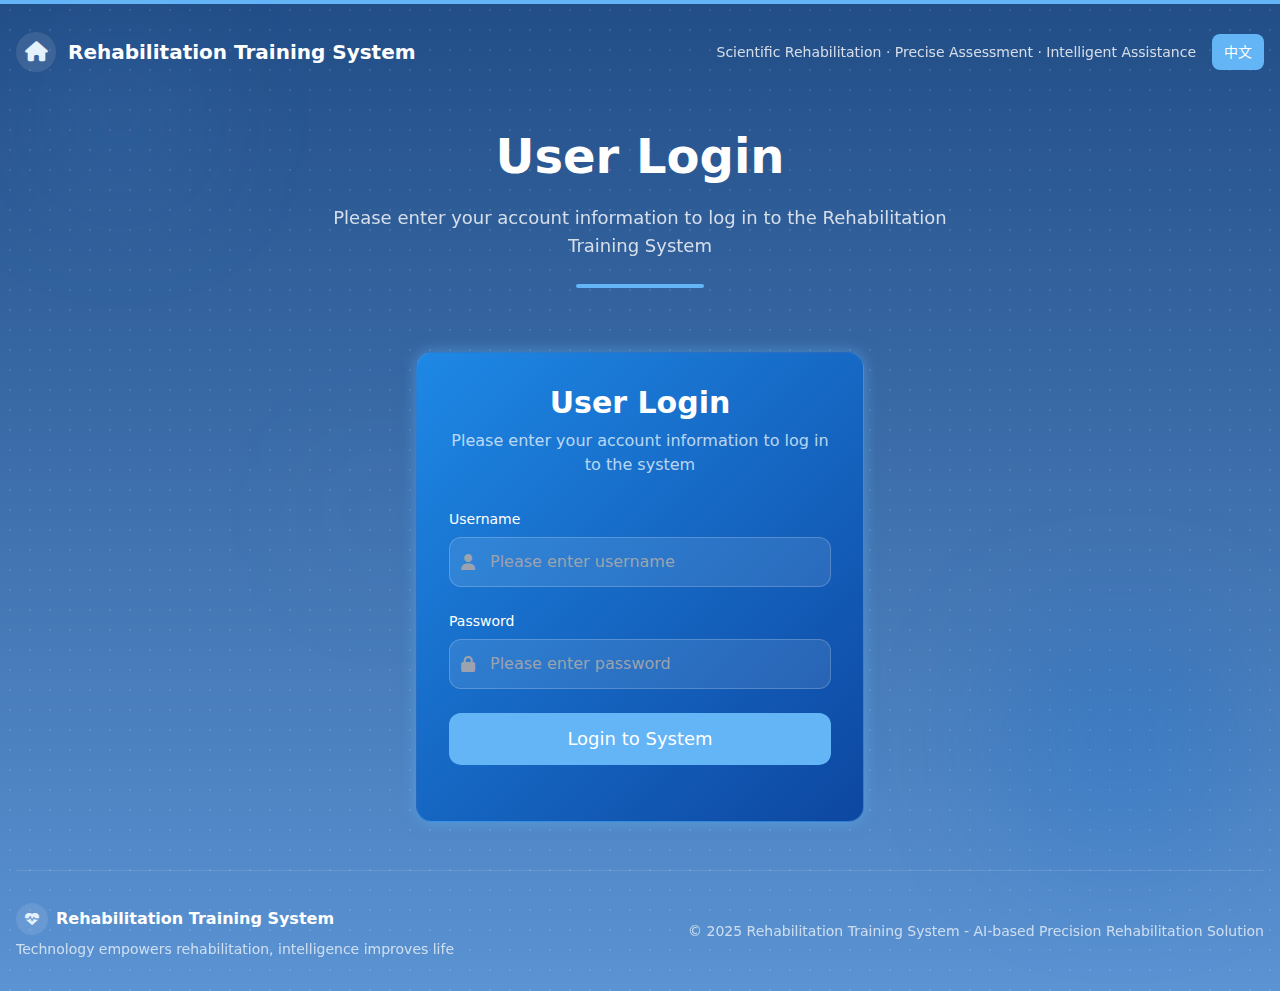
<file: frontend/lower_limb/add-patient.html>
<!DOCTYPE html>
<html lang="zh-CN">
<head>
    <meta charset="UTF-8">
    <meta name="viewport" content="width=device-width, initial-scale=1.0">
    <title data-i18n="add_patient_title">添加患者 - 康复训练管理系统</title>
    <!-- 引入Tailwind CSS -->
    <script src="../libs/tailwindcss/tailwindcss.js"></script>
    <!-- 本地Font Awesome -->
    <link href="../libs/font-awesome/font-awesome.min.css" rel="stylesheet">
    
    <script>
        tailwind.config = {
            theme: {
                extend: {
                    colors: {
                        primary: '#0066CC',
                        secondary: '#1E88E5',
                        accent: '#64B5F6',
                        dark: '#0D47A1',
                        light: '#E3F2FD',
                        deep: '#0A3A7A',
                        med: '#1565C0',
                        success: '#10B981',
                        warning: '#F59E0B',
                        danger: '#EF4444'
                    }
                }
            }
        }
    </script>
    
    <style type="text/tailwindcss">
        @layer utilities {
            .content-auto {
                content-visibility: auto;
            }
            .card-gradient {
                background: linear-gradient(135deg, #1E88E5 0%, #0D47A1 100%);
            }
            .bg-grid {
                background-image: 
                    radial-gradient(rgba(255, 255, 255, 0.1) 1px, transparent 1px),
                    linear-gradient(to bottom, rgba(10, 58, 122, 0.9), rgba(21, 101, 192, 0.7));
                background-size: 20px 20px, 100% 100%;
            }
            .border-glow {
                box-shadow: 0 0 15px rgba(100, 181, 246, 0.5);
            }
            .pulse-glow {
                animation: pulse-glow 2s infinite;
            }
            @keyframes pulse-glow {
                0%, 100% { box-shadow: 0 0 15px rgba(100, 181, 246, 0.5); }
                50% { box-shadow: 0 0 25px rgba(100, 181, 246, 0.8); }
            }
            .fade-in {
                animation: fadeIn 0.5s ease-in-out;
            }
            @keyframes fadeIn {
                from { opacity: 0; transform: translateY(20px); }
                to { opacity: 1; transform: translateY(0); }
            }
            
            /* 自定义下拉菜单样式 */
            select {
                background-color: rgba(255, 255, 255, 0.1) !important;
                color: white !important;
            }
            
            select option {
                background-color: #0A3A7A !important;
                color: white !important;
            }
            
            select:focus {
                background-color: rgba(255, 255, 255, 0.15) !important;
            }
        }
    </style>
</head>

<body class="bg-gradient-to-br from-deep to-med min-h-screen text-white overflow-x-hidden bg-grid">
    <!-- 顶部装饰线条 -->
    <div class="absolute top-0 left-0 right-0 h-1 bg-accent"></div>
    
    <!-- 页面容器 -->
    <div class="container mx-auto px-4 py-8 relative z-10">
        <!-- 顶部导航 -->
        <header class="flex justify-between items-center mb-8 fade-in">
            <div class="flex items-center">
                <div class="w-10 h-10 rounded-full bg-white/10 flex items-center justify-center mr-3">
                    <i class="fa fa-heartbeat text-xl text-light"></i>
                </div>
                <div class="text-xl font-semibold" data-i18n="systemName">康复训练管理系统</div>
            </div>
            <div class="flex items-center">
                <div class="text-right mr-4">
                    <div class="text-sm opacity-80" data-i18n="add_patient_title">添加患者</div>
                </div>
                <!-- 语言切换按钮 -->
                <button id="languageSwitch" class="px-3 py-1 bg-accent hover:bg-accent/80 rounded text-sm transition-all duration-300">
                    <span data-i18n="switchToEnglish">English</span>
                </button>
            </div>
        </header>
        
        <!-- 返回按钮 -->
        <button onclick="window.location.href='doctor.html'" class="mb-6 px-4 py-2 bg-accent hover:bg-accent/80 rounded-lg transition-all duration-300 font-medium flex items-center">
            <i class="fa fa-arrow-left mr-2"></i> <span data-i18n="back_to_dashboard">返回医生工作台</span>
        </button>
        
        <!-- 添加患者表单 -->
        <div class="max-w-2xl mx-auto">
            <div class="card-gradient rounded-2xl p-8 shadow-lg border border-accent/30 border-glow fade-in">
                <div class="text-center mb-8">
                    <h1 class="text-3xl font-bold mb-2" data-i18n="add_patient_header">添加新患者</h1>
                    <p class="text-light/80" data-i18n="add_patient_subtitle">请填写患者基本信息</p>
                </div>
                
                <form id="addPatientForm" class="space-y-6">
                    <!-- 基本信息 -->
                    <div class="grid grid-cols-1 md:grid-cols-2 gap-6">
                        <!-- 姓名 -->
                        <div>
                            <label for="name" class="block text-sm font-medium mb-2">
                                <i class="fa fa-user mr-2 text-accent"></i><span data-i18n="patient_name">患者姓名</span>
                            </label>
                            <input type="text" id="name" name="name" 
                                   class="w-full px-4 py-3 bg-white/10 border border-white/20 rounded-xl focus:outline-none focus:ring-2 focus:ring-accent focus:border-transparent placeholder-white/50"
                                   data-i18n-placeholder="name_placeholder" required>
                        </div>
                        
                        <!-- 年龄 -->
                        <div>
                            <label for="age" class="block text-sm font-medium mb-2">
                                <i class="fa fa-birthday-cake mr-2 text-accent"></i><span data-i18n="age">年龄</span>
                            </label>
                            <input type="number" id="age" name="age" min="0" max="150"
                                   class="w-full px-4 py-3 bg-white/10 border border-white/20 rounded-xl focus:outline-none focus:ring-2 focus:ring-accent focus:border-transparent placeholder-white/50"
                                   data-i18n-placeholder="age_placeholder" required>
                        </div>
                    </div>
                    
                    <div class="grid grid-cols-1 md:grid-cols-2 gap-6">
                        <!-- 性别 -->
                        <div>
                            <label class="block text-sm font-medium mb-2">
                                <i class="fa fa-venus-mars mr-2 text-accent"></i><span data-i18n="gender">性别</span>
                            </label>
                            <div class="flex space-x-4">
                                <label class="flex items-center">
                                    <input type="radio" name="gender" value="男" class="mr-2 bg-white/10 border-white/20" required>
                                    <span data-i18n="male">男</span>
                                </label>
                                <label class="flex items-center">
                                    <input type="radio" name="gender" value="女" class="mr-2 bg-white/10 border-white/20">
                                    <span data-i18n="female">女</span>
                                </label>
                            </div>
                        </div>
                        
                        <!-- 科室 -->
                        <div>
                            <label for="department" class="block text-sm font-medium mb-2">
                                <i class="fa fa-hospital-o mr-2 text-accent"></i><span data-i18n="department">康复科室</span>
                            </label>
                            <select id="department" name="department" 
                                    class="w-full px-4 py-3 bg-white/10 border border-white/20 rounded-xl focus:outline-none focus:ring-2 focus:ring-accent focus:border-transparent appearance-none cursor-pointer" required>
                                <option value="" class="bg-deep text-white" data-i18n="select_department">请选择科室</option>
                                <option value="下肢康复科" class="bg-deep text-white" data-i18n="lower_limb">下肢康复科</option>
                                <option value="上肢康复科" class="bg-deep text-white" data-i18n="upper_limb">上肢康复科</option>
                                <option value="脊柱康复科" class="bg-deep text-white" data-i18n="spine">脊柱康复科</option>
                                <option value="神经康复科" class="bg-deep text-white" data-i18n="neurology">神经康复科</option>
                                <option value="骨科康复科" class="bg-deep text-white" data-i18n="orthopedics">骨科康复科</option>
                                <option value="心肺康复科" class="bg-deep text-white" data-i18n="cardiopulmonary">心肺康复科</option>
                            </select>
                            <div class="pointer-events-none absolute inset-y-0 right-0 flex items-center px-2 text-white/70">
                                <i class="fa fa-chevron-down"></i>
                            </div>
                        </div>
                    </div>
                    
                    <!-- 联系方式 -->
                    <div>
                        <label for="contact_info" class="block text-sm font-medium mb-2">
                            <i class="fa fa-phone mr-2 text-accent"></i><span data-i18n="contact_info">联系方式</span>
                        </label>
                        <input type="text" id="contact_info" name="contact_info"
                               class="w-full px-4 py-3 bg-white/10 border border-white/20 rounded-xl focus:outline-none focus:ring-2 focus:ring-accent focus:border-transparent placeholder-white/50"
                               data-i18n-placeholder="contact_placeholder" required>
                    </div>
                    
                    <!-- 病史 -->
                    <div>
                        <label for="medical_history" class="block text-sm font-medium mb-2">
                            <i class="fa fa-file-text-o mr-2 text-accent"></i><span data-i18n="medical_history">病史信息</span>
                        </label>
                        <textarea id="medical_history" name="medical_history" rows="4"
                                  class="w-full px-4 py-3 bg-white/10 border border-white/20 rounded-xl focus:outline-none focus:ring-2 focus:ring-accent focus:border-transparent resize-none placeholder-white/50"
                                  data-i18n-placeholder="medical_history_placeholder"></textarea>
                    </div>
                    
                    <!-- 按钮组 -->
                    <div class="flex space-x-4 pt-4">
                        <button type="button" onclick="window.location.href='doctor.html'" 
                                class="flex-1 px-6 py-3 bg-white/10 hover:bg-white/20 border border-white/20 rounded-xl transition-all duration-300 font-medium">
                            <span data-i18n="cancel">取消</span>
                        </button>
                        <button type="submit" 
                                class="flex-1 px-6 py-3 bg-accent hover:bg-accent/80 rounded-xl transition-all duration-300 font-medium">
                            <i class="fa fa-plus-circle mr-2"></i><span data-i18n="add_patient_button">添加患者</span>
                        </button>
                    </div>
                </form>
            </div>
        </div>
        
        <!-- 底部信息 -->
        <footer class="text-center pt-8 border-t border-white/10 fade-in mt-12">
            <div class="flex flex-col md:flex-row justify-between items-center">
                <div class="mb-4 md:mb-0">
                    <div class="flex items-center justify-center md:justify-start">
                        <div class="w-8 h-8 rounded-full bg-white/10 flex items-center justify-center mr-2">
                            <i class="fa fa-heartbeat text-sm text-light"></i>
                        </div>
                        <span class="font-semibold" data-i18n="systemName">康复训练管理系统</span>
                    </div>
                    <div class="text-sm opacity-70 mt-1" data-i18n="systemSlogan">科技赋能康复，智能改善生活</div>
                </div>
                <div class="text-sm opacity-70" data-i18n="copyright">
                    © 2025 康复训练管理系统 - 基于AI的精准康复解决方案
                </div>
            </div>
        </footer>
    </div>
    
    <!-- 背景装饰元素 -->
    <div class="absolute top-0 left-0 w-full h-full pointer-events-none">
        <div class="absolute top-10 left-10 w-40 h-40 rounded-full bg-accent/10 blur-3xl"></div>
        <div class="absolute bottom-10 right-10 w-60 h-60 rounded-full bg-primary/20 blur-3xl"></div>
        <div class="absolute top-1/2 left-1/4 w-32 h-32 rounded-full bg-accent/5 blur-3xl"></div>
    </div>
    
    <!-- 成功模态框 -->
    <div id="successModal" class="fixed inset-0 bg-black/70 flex items-center justify-center z-50 hidden">
        <div class="bg-gradient-to-br from-deep to-med rounded-2xl p-6 w-full max-w-md mx-4 border border-accent/30 border-glow">
            <div class="text-center">
                <div class="w-16 h-16 bg-success/20 rounded-full flex items-center justify-center mx-auto mb-4">
                    <i class="fa fa-check text-2xl text-success"></i>
                </div>
                <h2 class="text-2xl font-bold mb-2" id="successTitle" data-i18n="success_title">添加成功</h2>
                <p class="text-light/80 mb-6" id="successMessage">患者信息已成功添加</p>
                <div class="flex space-x-4">
                    <button onclick="closeSuccessModal()" class="flex-1 px-4 py-2 bg-white/10 hover:bg-white/20 rounded-lg transition-all duration-300" data-i18n="continue_add">
                        继续添加
                    </button>
                    <button onclick="window.location.href='doctor.html'" class="flex-1 px-4 py-2 bg-accent hover:bg-accent/80 rounded-lg transition-all duration-300" data-i18n="back_to_dashboard">
                        返回工作台
                    </button>
                </div>
            </div>
        </div>
    </div>
    
    <script src="../static/js/common.js"></script>
    <script src="../static/js/i18nManage.js"></script>
    
    <!-- 页面脚本 -->
    <script>
        // 显示消息提示
        function showMessage(message, type = 'error') {
            const existingMessage = document.querySelector('.message-toast');
            if (existingMessage) {
                existingMessage.remove();
            }

            const messageEl = document.createElement('div');
            messageEl.className = `message-toast fixed top-4 right-4 p-4 rounded-lg z-50 transform transition-all duration-300 ${
                type === 'success' ? 'bg-green-500' : 'bg-red-500'
            } text-white shadow-lg`;
            messageEl.textContent = message;
            
            document.body.appendChild(messageEl);
            
            setTimeout(() => {
                messageEl.remove();
            }, 3000);
        }
        
        // 获取认证头
        function getAuthHeaders() {
            const token = localStorage.getItem('access_token');
            return {
                'Authorization': `Bearer ${token}`,
                'Content-Type': 'application/json'
            };
        }
        
        // 检查登录状态
        function checkAuth() {
            const token = localStorage.getItem('access_token');
            if (!token) {
                window.location.href = 'login.html';
                return false;
            }
            return true;
        }
        
        // 显示加载状态
        function setLoading(loading) {
            const submitBtn = document.querySelector('button[type="submit"]');
            if (loading) {
                submitBtn.innerHTML = '<i class="fa fa-spinner fa-spin mr-2"></i>' + i18n.t('adding_patient');
                submitBtn.disabled = true;
                submitBtn.classList.add('opacity-50');
            } else {
                submitBtn.innerHTML = '<i class="fa fa-plus-circle mr-2"></i>' + i18n.t('add_patient_button');
                submitBtn.disabled = false;
                submitBtn.classList.remove('opacity-50');
            }
        }
        
        // 显示成功模态框
        function showSuccessModal(patientData) {
            document.getElementById('successTitle').textContent = i18n.t('success_title');
            
            const message = i18n.currentLanguage === 'zh-CN' 
                ? `患者 <strong>${patientData.name}</strong> 已成功添加！<br>患者编号: <strong>${patientData.patient_code}</strong>`
                : `Patient <strong>${patientData.name}</strong> added successfully!<br>Patient ID: <strong>${patientData.patient_code}</strong>`;
            
            document.getElementById('successMessage').innerHTML = message;
            document.getElementById('successModal').classList.remove('hidden');
        }
        
        // 关闭成功模态框
        function closeSuccessModal() {
            document.getElementById('successModal').classList.add('hidden');
            // 重置表单
            document.getElementById('addPatientForm').reset();
        }
        
        // 添加患者
        async function addPatient(patientData) {
            if (!checkAuth()) return;
            
            try {
                setLoading(true);
                
                const response = await fetch(`${API_BASE_URL}/api/patients`, {
                    method: 'POST',
                    headers: getAuthHeaders(),
                    body: JSON.stringify(patientData)
                });
                
                if (response.status === 401) {
                    localStorage.removeItem('access_token');
                    localStorage.removeItem('user_info');
                    window.location.href = 'login.html';
                    return;
                }
                
                const data = await response.json();
                
                if (!response.ok) {
                    throw new Error(data.detail || i18n.t('add_patient_failed'));
                }
                
                showSuccessModal(data);
                
            } catch (error) {
                console.error('添加患者错误:', error);
                showMessage(error.message || i18n.t('add_patient_failed_retry'));
            } finally {
                setLoading(false);
            }
        }
        
        // 表单提交处理
        document.getElementById('addPatientForm').addEventListener('submit', function(e) {
            e.preventDefault();
            
            const formData = new FormData(this);
            const patientData = {
                name: formData.get('name').trim(),
                age: parseInt(formData.get('age')),
                gender: formData.get('gender'),
                contact_info: formData.get('contact_info').trim(),
                medical_history: formData.get('medical_history')?.trim() || '',
                department: formData.get('department')
            };
            
            // 表单验证
            if (!patientData.name) {
                showMessage(i18n.t('please_enter_patient_name'));
                document.getElementById('name').focus();
                return;
            }
            
            if (!patientData.age || patientData.age < 0 || patientData.age > 150) {
                showMessage(i18n.t('please_enter_valid_age'));
                document.getElementById('age').focus();
                return;
            }
            
            if (!patientData.gender) {
                showMessage(i18n.t('please_select_gender'));
                return;
            }
            
            if (!patientData.contact_info) {
                showMessage(i18n.t('please_enter_contact_info'));
                document.getElementById('contact_info').focus();
                return;
            }
            
            if (!patientData.department) {
                showMessage(i18n.t('please_select_department'));
                document.getElementById('department').focus();
                return;
            }
            
            addPatient(patientData);
        });
        
        // 页面加载完成后执行
        document.addEventListener('DOMContentLoaded', async function() {
            if (!checkAuth()) return;
            
            // 等待语言包初始化完成
            await i18n.init();
            
            // 添加语言切换事件
            document.getElementById('languageSwitch').addEventListener('click', switchLanguage);
            
            document.body.classList.add('loaded');
            
            // 添加输入框动画效果
            const inputs = document.querySelectorAll('input, textarea, select');
            inputs.forEach(input => {
                input.addEventListener('focus', function() {
                    this.classList.add('border-glow');
                });
                
                input.addEventListener('blur', function() {
                    this.classList.remove('border-glow');
                });
            });
            
            // 为下拉菜单添加自定义样式
            const select = document.getElementById('department');
            if (select) {
                // 创建自定义下拉箭头容器
                const selectWrapper = select.parentElement;
                selectWrapper.classList.add('relative');
                
                // 添加自定义下拉箭头
                const customArrow = document.createElement('div');
                customArrow.className = 'pointer-events-none absolute inset-y-0 right-3 flex items-center text-white/70';
                customArrow.innerHTML = '<i class="fa fa-chevron-down"></i>';
                selectWrapper.appendChild(customArrow);
            }
        });
    </script>
</body>
</html>
</file>
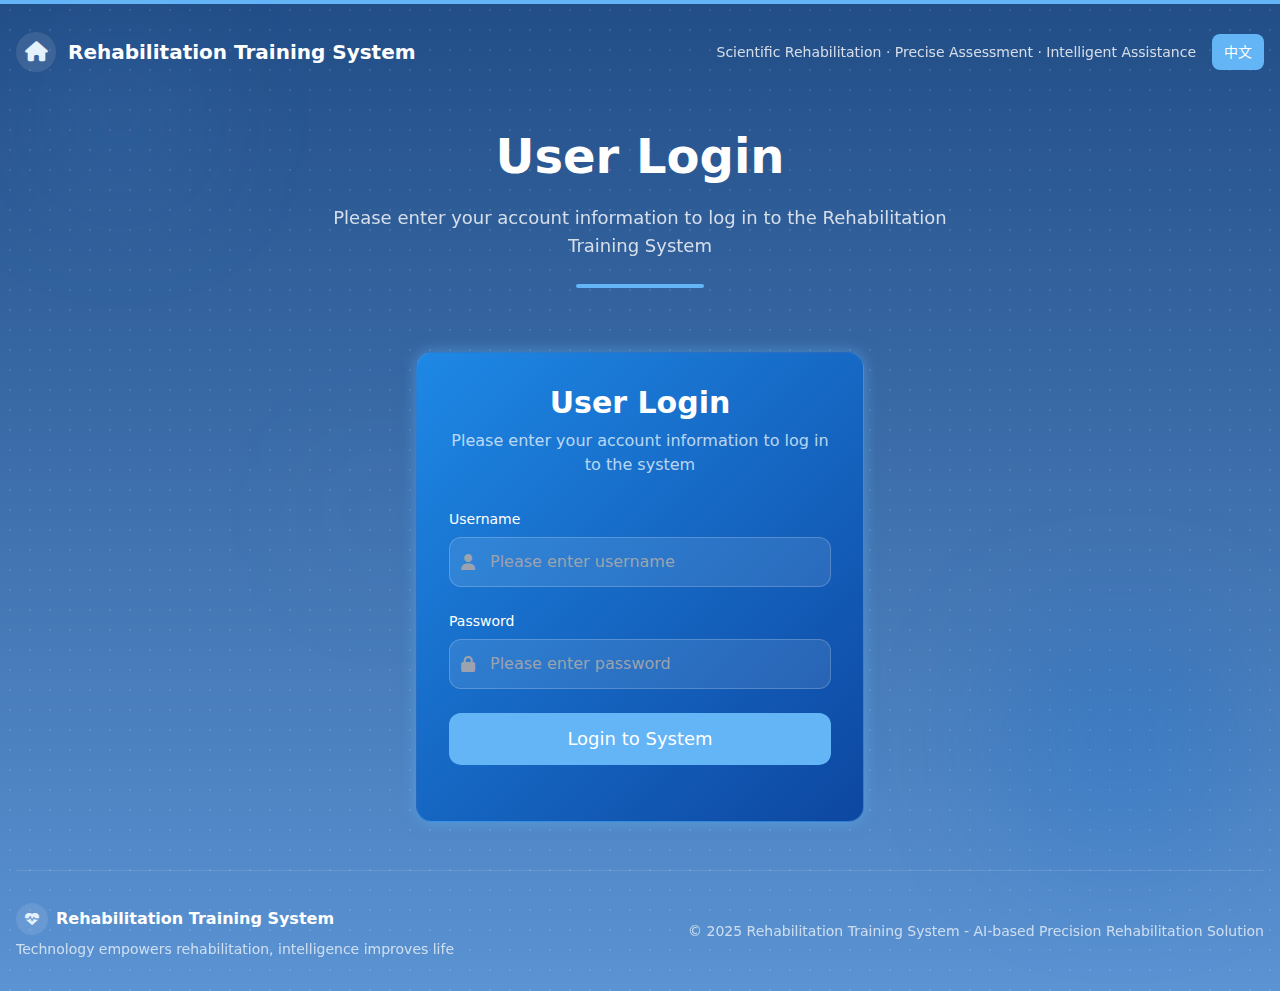
<file: frontend/lower_limb/doctor.html>
<!DOCTYPE html>
<html lang="zh-CN">
<head>
  <meta charset="UTF-8">
  <meta name="viewport" content="width=device-width, initial-scale=1.0">
  <title data-i18n="systemName">医生工作台 - 康复训练管理系统</title>
  <!-- 引入Tailwind CSS -->
  <script src="../libs/tailwindcss/tailwindcss.js"></script>
  <!-- 本地Font Awesome -->
  <link href="../libs/font-awesome/font-awesome.min.css" rel="stylesheet">
  <!-- 引入Chart.js -->
  <script src="../libs/chart/chart.js"></script>
  
  <!-- 配置Tailwind -->
  <script>
    tailwind.config = {
      theme: {
        extend: {
          colors: {
            primary: '#0066CC',
            secondary: '#1E88E5',
            accent: '#64B5F6',
            dark: '#0D47A1',
            light: '#E3F2FD',
            deep: '#0A3A7A',
            med: '#1565C0',
            success: '#10B981',
            warning: '#F59E0B',
            danger: '#EF4444'
          },
          fontFamily: {
            sans: ['Inter', 'system-ui', 'sans-serif'],
          },
        },
      }
    }
  </script>
  
  <style type="text/tailwindcss">
    @layer utilities {
      .content-auto {
        content-visibility: auto;
      }
      .card-gradient {
        background: linear-gradient(135deg, #1E88E5 0%, #0D47A1 100%);
      }
      .bg-grid {
        background-image: 
          radial-gradient(rgba(255, 255, 255, 0.1) 1px, transparent 1px),
          linear-gradient(to bottom, rgba(10, 58, 122, 0.9), rgba(21, 101, 192, 0.7));
        background-size: 20px 20px, 100% 100%;
      }
      .border-glow {
        box-shadow: 0 0 15px rgba(100, 181, 246, 0.5);
      }
      .pulse-glow {
        animation: pulse-glow 2s infinite;
      }
      @keyframes pulse-glow {
        0%, 100% { box-shadow: 0 0 15px rgba(100, 181, 246, 0.5); }
        50% { box-shadow: 0 0 25px rgba(100, 181, 246, 0.8); }
      }
      .fade-in {
        animation: fadeIn 1s ease-in-out;
      }
      @keyframes fadeIn {
        from { opacity: 0; transform: translateY(20px); }
        to { opacity: 1; transform: translateY(0); }
      }
      .slide-in {
        animation: slideIn 0.5s ease-out;
      }
      @keyframes slideIn {
        from { opacity: 0; transform: translateX(-20px); }
        to { opacity: 1; transform: translateX(0); }
      }
    }
  </style>
</head>

<body class="bg-gradient-to-br from-deep to-med min-h-screen text-white overflow-x-hidden bg-grid">
  <!-- 顶部装饰线条 -->
  <div class="absolute top-0 left-0 right-0 h-1 bg-accent"></div>
  
  <!-- 页面容器 -->
  <div class="container mx-auto px-4 py-8 relative z-10">
    <!-- 顶部导航 -->
    <header class="flex justify-between items-center mb-8 fade-in">
      <div class="flex items-center">
        <div class="w-10 h-10 rounded-full bg-white/10 flex items-center justify-center mr-3">
          <i class="fa fa-heartbeat text-xl text-light"></i>
        </div>
        <div class="text-xl font-semibold" data-i18n="systemName">康复训练管理系统</div>
      </div>
      <div class="text-right">
        <div class="text-sm opacity-80" data-i18n="doctorDashboard">医生工作台</div>
        <!-- 语言切换按钮 -->
        <button id="languageSwitch" class="mt-2 px-3 py-1 bg-accent hover:bg-accent/80 rounded text-sm transition-all duration-300">
          <span data-i18n="switchToEnglish">English</span>
        </button>
      </div>
    </header>
    
    <!-- 返回按钮 -->
    <button onclick="window.location.href='../index.html'" class="mb-6 px-4 py-2 bg-accent hover:bg-accent/80 rounded-lg transition-all duration-300 font-medium flex items-center">
      <i class="fa fa-arrow-left mr-2"></i> <span data-i18n="backToHome">返回主页</span>
    </button>
    
    <!-- 医生工作台内容 -->
    <div class="card-gradient rounded-2xl p-6 shadow-lg border border-accent/30 border-glow fade-in mb-8">
      <div class="flex justify-between items-center mb-6">
        <h1 class="text-3xl font-bold" data-i18n="doctorDashboard">医生工作台</h1>
        <div class="text-right">
          <div class="text-sm opacity-80" id="doctorName">张医生</div>
          <div class="text-sm opacity-80" data-i18n="rehabDirector">康复科主任</div>
        </div>
      </div>
      
      <!-- 患者列表 -->
      <div class="mb-6">
        <div class="flex justify-between items-center mb-4">
          <h2 class="text-xl font-bold" data-i18n="patientList">患者列表</h2>
          <div class="text-sm opacity-80" id="patientCount" data-i18n="totalPatients">共 0 位患者</div>
        </div>
        <div class="grid grid-cols-1 md:grid-cols-2 lg:grid-cols-3 gap-4" id="patientsContainer">
          <!-- 患者卡片将通过JavaScript动态加载 -->
        </div>
        <div id="emptyState" class="text-center py-12">
          <i class="fa fa-users text-4xl text-white/30 mb-4"></i>
          <h3 class="text-xl font-medium mb-2" data-i18n="noPatientData">暂无患者数据</h3>
          <p class="text-white/60 mb-6" data-i18n="addPatientPrompt">请添加患者或检查网络连接</p>
          <button class="px-4 py-2 bg-accent hover:bg-accent/80 rounded-lg transition-all duration-300 font-medium" onclick="window.location.href='add-patient.html'">
            <i class="fa fa-plus-circle mr-2"></i><span data-i18n="addFirstPatient">添加第一位患者</span>
          </button>
        </div>
      </div>
      
      <!-- 快速操作 -->
      <div class="mb-6">
        <h2 class="text-xl font-bold mb-4" data-i18n="quickActions">快速操作</h2>
        <div class="grid grid-cols-1 md:grid-cols-2 gap-4">
          <button class="bg-white/10 hover:bg-white/15 rounded-xl p-4 transition-all duration-300 flex flex-col items-center" 
                  onclick="window.location.href='add-patient.html'">
            <i class="fa fa-plus-circle text-2xl text-accent mb-2"></i>
            <span class="font-medium" data-i18n="addPatient">添加患者</span>
          </button>
          <button class="bg-white/10 hover:bg-white/15 rounded-xl p-4 transition-all duration-300 flex flex-col items-center" 
                  onclick="showReports()">
            <i class="fa fa-line-chart text-2xl text-accent mb-2"></i>
            <span class="font-medium" data-i18n="dataReports">数据报表</span>
          </button>
        </div>
      </div>
      
      <!-- 今日提醒 -->
      <div class="mb-6">
        <h2 class="text-xl font-bold mb-4" data-i18n="todayReminders">今日提醒</h2>
        <div class="bg-white/5 rounded-xl p-4" id="remindersContainer">
          <!-- 提醒将通过JavaScript动态加载 -->
        </div>
        <div id="emptyReminders" class="text-center py-8">
          <i class="fa fa-bell text-2xl text-white/30 mb-2"></i>
          <p class="text-white/60" data-i18n="noRemindersToday">今日暂无提醒</p>
        </div>
      </div>
    </div>
    
    <!-- AI分析报告模态框 -->
    <div id="aiAnalysisModal" class="fixed inset-0 bg-black/70 flex items-center justify-center z-50 hidden overflow-y-auto py-8">
      <div class="bg-gradient-to-br from-deep to-med rounded-2xl p-6 w-full max-w-4xl mx-4 border border-accent/30 border-glow">
        <div class="flex justify-between items-center mb-6">
          <h2 class="text-2xl font-bold" id="aiModalTitle" data-i18n="aiAnalysisReport">AI训练分析报告</h2>
          <button onclick="closeAIAnalysisModal()" class="text-white/70 hover:text-white transition-colors">
            <i class="fa fa-times text-xl"></i>
          </button>
        </div>
        
        <div class="space-y-6 max-h-[80vh] overflow-y-auto pr-2">
          <!-- 患者基本信息 -->
          <div class="bg-white/5 rounded-xl p-4">
            <div class="flex justify-between items-center mb-4">
              <div>
                <div class="font-bold text-lg" id="aiPatientName">-</div>
                <div class="text-sm opacity-80 mt-1" data-i18n="cnnAnalysis">基于CNN模型的运动分析报告</div>
              </div>
              <div class="text-right">
                <div class="text-2xl font-bold text-accent" id="aiAnalysisScore">-</div>
                <div class="text-sm opacity-80" data-i18n="actionCompletion">动作完成度</div>
              </div>
            </div>
          </div>
          
          <!-- 关节角度偏差分析 -->
          <div class="bg-white/5 rounded-xl p-4">
            <h3 class="font-bold mb-3 text-lg" data-i18n="jointAngleAnalysis">关节角度偏差分析</h3>
            <div class="space-y-3" id="jointAnalysisContainer">
              <!-- 关节分析数据将通过JavaScript动态加载 -->
            </div>
          </div>
          
          <!-- 运动轨迹偏差 -->
          <div class="bg-white/5 rounded-xl p-4">
            <h3 class="font-bold mb-3 text-lg" data-i18n="trajectoryDeviation">运动轨迹偏差</h3>
            <div class="bg-white/10 rounded-lg p-4 h-64 flex items-center justify-center">
              <canvas id="trajectoryChart"></canvas>
            </div>
          </div>
          
          <!-- 进步幅度分析 -->
          <div class="bg-white/5 rounded-xl p-4">
            <h3 class="font-bold mb-3 text-lg" data-i18n="improvementAnalysis">进步幅度分析</h3>
            <div class="bg-white/10 rounded-lg p-4 h-64">
              <canvas id="improvementChart"></canvas>
            </div>
          </div>
          
          <!-- 训练推荐 -->
          <div class="bg-white/5 rounded-xl p-4">
            <h3 class="font-bold mb-3 text-lg" data-i18n="trainingRecommendations">训练推荐</h3>
            <div class="space-y-3" id="trainingRecommendationsContainer">
              <!-- 训练推荐数据将通过JavaScript动态加载 -->
            </div>
          </div>
          
          <!-- AI分析总结 -->
          <div class="mt-6 p-4 bg-accent/10 rounded-lg border border-accent/30">
            <div class="flex items-center">
              <i class="fa fa-info-circle text-accent mr-2"></i>
              <span class="font-medium" data-i18n="aiSummary">AI分析总结:</span>
            </div>
            <div class="text-sm mt-1" id="aiSummary">-</div>
          </div>
          
          <div class="pt-4 flex justify-end">
            <button onclick="closeAIAnalysisModal()" class="px-4 py-2 bg-accent hover:bg-accent/80 rounded-lg transition-all duration-300 font-medium">
              <span data-i18n="closeReport">关闭报告</span>
            </button>
          </div>
        </div>
      </div>
    </div>
    
    <!-- 底部信息 -->
    <footer class="text-center pt-8 border-t border-white/10 fade-in">
      <div class="flex flex-col md:flex-row justify-between items-center">
        <div class="mb-4 md:mb-0">
          <div class="flex items-center justify-center md:justify-start">
            <div class="w-8 h-8 rounded-full bg-white/10 flex items-center justify-center mr-2">
              <i class="fa fa-heartbeat text-sm text-light"></i>
            </div>
            <span class="font-semibold" data-i18n="systemName">康复训练管理系统</span>
          </div>
          <div class="text-sm opacity-70 mt-1" data-i18n="systemSlogan">科技赋能康复，智能改善生活</div>
        </div>
        
        <div class="text-sm opacity-70" data-i18n="copyright">
          © 2025 康复训练管理系统 - 基于AI的精准康复解决方案
        </div>
      </div>
    </footer>
  </div>
  
  <!-- 背景装饰元素 -->
  <div class="absolute top-0 left-0 w-full h-full pointer-events-none">
    <div class="absolute top-10 left-10 w-40 h-40 rounded-full bg-accent/10 blur-3xl"></div>
    <div class="absolute bottom-10 right-10 w-60 h-60 rounded-full bg-primary/20 blur-3xl"></div>
    <div class="absolute top-1/2 left-1/4 w-32 h-32 rounded-full bg-accent/5 blur-3xl"></div>
  </div>

  <script src="../static/js/common.js"></script>
  <script src="../static/js/i18nManage.js"></script>

  <script>
    let patientsData = [];

    // 显示消息提示
    function showMessage(message, type = 'error') {
        const existingMessage = document.querySelector('.message-toast');
        if (existingMessage) {
            existingMessage.remove();
        }

        const messageEl = document.createElement('div');
        messageEl.className = `message-toast fixed top-4 right-4 p-4 rounded-lg z-50 transform transition-all duration-300 ${
            type === 'success' ? 'bg-green-500' : 'bg-red-500'
        } text-white shadow-lg`;
        messageEl.textContent = message;
        
        document.body.appendChild(messageEl);
        
        setTimeout(() => {
            messageEl.remove();
        }, 3000);
    }

    // 获取认证头
    function getAuthHeaders() {
        const token = localStorage.getItem('access_token');
        return {
            'Authorization': `Bearer ${token}`,
            'Content-Type': 'application/json'
        };
    }

    // 检查登录状态
    function checkAuth() {
        const token = localStorage.getItem('access_token');
        if (!token) {
            window.location.href = 'login.html';
            return false;
        }
        return true;
    }

    // 加载患者列表
    async function loadPatients() {
        if (!checkAuth()) return;
        
        try {
            const response = await fetch(`${API_BASE_URL}/api/patients`, {
                headers: getAuthHeaders()
            });
            
            if (response.status === 401) {
                localStorage.removeItem('access_token');
                localStorage.removeItem('user_info');
                window.location.href = 'login.html';
                return;
            }
            
            if (!response.ok) {
                throw new Error(i18n.t('loadPatientListFailed'));
            }
            
            patientsData = await response.json();
            const patientsContainer = document.getElementById('patientsContainer');
            const emptyState = document.getElementById('emptyState');
            const patientCount = document.getElementById('patientCount');
            
            if (patientsData.length === 0) {
                patientsContainer.innerHTML = '';
                emptyState.classList.remove('hidden');
                patientCount.textContent = i18n.t('totalPatients', { count: 0 });
            } else {
                emptyState.classList.add('hidden');
                patientCount.textContent = i18n.t('totalPatients', { count: patientsData.length });
                renderPatients(patientsData);
            }
            
            // 加载今日提醒
            loadReminders();
            
        } catch (error) {
            console.error('加载患者列表错误:', error);
            showMessage(i18n.t('loadPatientListFailed'));
        }
    }

    // 渲染患者列表
    function renderPatients(patients) {
        const container = document.getElementById('patientsContainer');
        if (!container) return;
        
        container.innerHTML = '';
        
        patients.forEach(patient => {
            const statusClass = patient.status === '已完成' ? 'bg-green-500' : 'bg-accent';
            const statusText = patient.status === '已完成' ? i18n.t('completed') : i18n.t('inProgress');
            
            const patientCard = `
                <div class="bg-white/10 rounded-xl p-4 cursor-pointer hover:bg-white/15 transition-all duration-300">
                    <div class="flex justify-between items-start mb-3">
                        <h3 class="font-bold text-lg">${patient.name}</h3>
                        <div class="flex flex-col items-end space-y-2">
                            <span class="${statusClass} text-xs px-2 py-1 rounded-full">${statusText}</span>
                            <button class="bg-warning hover:bg-warning/80 text-xs px-2 py-1 rounded transition-all duration-300" onclick="showAIAnalysis(${patient.patient_id})" style="display:none;">
                                ${i18n.t('aianalysis')}
                            </button>
                        </div>
                    </div>
                    <div class="text-sm opacity-80 mb-2">${i18n.t('patientID')}: ${patient.patient_code}</div>
                    <div class="text-sm opacity-80 mb-3">${i18n.t('registerDate')}: ${patient.register_date}</div>
                    <div class="flex justify-between text-sm">
                        <div>
                            <div class="font-medium">${patient.training_count}${i18n.currentLanguage === 'zh-CN' ? '次' : ''}</div>
                            <div class="text-xs opacity-70">${i18n.t('trainingTimes')}</div>
                        </div>
                        <div>
                            <div class="font-medium">${patient.total_duration}</div>
                            <div class="text-xs opacity-70">${i18n.t('totalHours')}</div>
                        </div>
                        <div>
                            <div class="font-medium">${patient.recovery_progress}</div>
                            <div class="text-xs opacity-70">${i18n.t('recoveryRate')}</div>
                        </div>
                    </div>
                    <div class="mt-3 flex space-x-2">
                        <button class="flex-1 bg-accent hover:bg-accent/80 text-xs py-1 rounded transition-all duration-300" onclick="viewPatientDetails(${patient.patient_id})">
                            ${i18n.t('details')}
                        </button>
                        <button class="flex-1 bg-secondary hover:bg-secondary/80 text-xs py-1 rounded transition-all duration-300" onclick="viewPatientOverview(${patient.patient_id})">
                            ${i18n.t('overview')}
                        </button>
                        <button class="flex-1 bg-accent hover:bg-accent/80 text-xs py-1 rounded transition-all duration-300" onclick="viewPatientIndex(${patient.patient_id})">
                            ${i18n.t('Index')}
                        </button>
                    </div>
                </div>
            `;
            
            container.innerHTML += patientCard;
        });
    }

    // 加载今日提醒
    async function loadReminders() {
        try {
            const response = await fetch(`${API_BASE_URL}/api/reminders/today`, {
                headers: getAuthHeaders()
            });
            
            if (response.ok) {
                const reminders = await response.json();
                renderReminders(reminders);
            }
        } catch (error) {
            console.error('加载提醒错误:', error);
        }
    }

    // 渲染提醒
    function renderReminders(reminders) {
        const container = document.getElementById('remindersContainer');
        const emptyReminders = document.getElementById('emptyReminders');
        
        if (!container || reminders.length === 0) {
            container.innerHTML = '';
            emptyReminders.classList.remove('hidden');
            return;
        }
        
        emptyReminders.classList.add('hidden');
        
        let remindersHTML = '';
        reminders.forEach(reminder => {
            remindersHTML += `
                <div class="flex items-center mb-3">
                    <i class="fa fa-bell text-accent mr-3"></i>
                    <div>
                        <div class="font-medium">${reminder.title}</div>
                        <div class="text-sm opacity-80">${reminder.description}</div>
                    </div>
                </div>
            `;
        });
        
        container.innerHTML = remindersHTML;
    }

    // 查看患者详情
    function viewPatientDetails(patientId) {
        window.location.href = `patient-details.html?patient_id=${patientId}`;
    }

    // 显示AI分析报告
    async function showAIAnalysis(patientId) {
        if (!checkAuth()) return;
        
        try {
            const response = await fetch(`${API_BASE_URL}/api/patients/${patientId}/ai-analysis`, {
                headers: getAuthHeaders()
            });
            
            if (!response.ok) {
                throw new Error(i18n.t('loadAIAnalysisFailed'));
            }
            
            const analysis = await response.json();
            
            // 更新AI分析模态框内容
            document.getElementById('aiModalTitle').textContent = `${analysis.patient_name} - ${i18n.t('aiAnalysisReport')}`;
            document.getElementById('aiPatientName').textContent = analysis.patient_name;
            document.getElementById('aiAnalysisScore').textContent = analysis.overall_score + '%';
            document.getElementById('aiSummary').textContent = analysis.ai_summary;
            
            // 渲染关节分析数据
            renderJointAnalysis();
            
            // 渲染训练推荐
            renderTrainingRecommendations();
            
            // 显示模态框
            document.getElementById('aiAnalysisModal').classList.remove('hidden');
            
            // 初始化图表
            initCharts(analysis);
            
        } catch (error) {
            console.error('加载AI分析错误:', error);
            showMessage(i18n.t('loadAIAnalysisFailed'));
        }
    }

    // 渲染关节分析数据
    function renderJointAnalysis() {
        const container = document.getElementById('jointAnalysisContainer');
        if (!container) return;
        
        const jointData = [
            { name: 'leftKnee', value: 3.2, percentage: 32, color: 'warning' },
            { name: 'rightKnee', value: 1.8, percentage: 18, color: 'success' },
            { name: 'leftHip', value: 4.5, percentage: 45, color: 'warning' },
            { name: 'rightHip', value: 6.1, percentage: 61, color: 'danger' }
        ];
        
        let jointHTML = '';
        jointData.forEach(joint => {
            jointHTML += `
                <div>
                    <div class="flex justify-between mb-1">
                        <span class="text-sm">${i18n.t(joint.name)}</span>
                        <span class="text-sm font-bold text-${joint.color}">${joint.value}°</span>
                    </div>
                    <div class="w-full bg-white/20 rounded-full h-2">
                        <div class="bg-${joint.color} h-2 rounded-full" style="width: ${joint.percentage}%"></div>
                    </div>
                </div>
            `;
        });
        
        container.innerHTML = jointHTML;
    }

    // 渲染训练推荐
    function renderTrainingRecommendations() {
        const container = document.getElementById('trainingRecommendationsContainer');
        if (!container) return;
        
        const recommendations = [
            {
                type: 'keyTraining',
                description: i18n.t('keyTrainingDesc'),
                icon: 'fa-check-circle',
                color: 'accent'
            },
            {
                type: 'actionImprovement',
                description: i18n.t('actionImprovementDesc'),
                icon: 'fa-lightbulb-o',
                color: 'success'
            },
            {
                type: 'precautions',
                description: i18n.t('precautionsDesc'),
                icon: 'fa-exclamation-triangle',
                color: 'warning'
            }
        ];
        
        let recommendationsHTML = '';
        recommendations.forEach(rec => {
            recommendationsHTML += `
                <div class="flex items-start p-3 bg-${rec.color}/10 rounded-lg border border-${rec.color}/30">
                    <i class="fa ${rec.icon} text-${rec.color} mr-2 mt-1"></i>
                    <div>
                        <div class="font-medium">${i18n.t(rec.type)}</div>
                        <div class="text-sm opacity-80 mt-1">${rec.description}</div>
                    </div>
                </div>
            `;
        });
        
        container.innerHTML = recommendationsHTML;
    }

    // 查看患者总览
    function viewPatientOverview(patientId) {
        window.location.href = `overview.html?patient_id=${patientId}`;
    }

    // 查看患者AI模型训练
    function viewPatientIndex(patientId) {
        window.location.href = `index.html?patient_id=${patientId}`;
    }

    // 关闭AI分析模态框
    function closeAIAnalysisModal() {
        document.getElementById('aiAnalysisModal').classList.add('hidden');
    }

    // 显示报告
    function showReports() {
        if (patientsData.length > 0) {
            showAIAnalysis(patientsData[0].patient_id);
        } else {
            alert(i18n.t('noPatientDataForReport'));
        }
    }

    // 初始化图表
    function initCharts(analysis) {
        // 轨迹偏差图表
        const trajectoryCanvas = document.getElementById('trajectoryChart');
        if (!trajectoryCanvas) {
            console.error('未找到 trajectoryChart 图表容器');
            return;
        }
        const trajectoryCtx = trajectoryCanvas.getContext('2d');

        if (window.trajectoryChart && typeof window.trajectoryChart.destroy === 'function') {
            window.trajectoryChart.destroy();
        }
        
        window.trajectoryChart = new Chart(trajectoryCtx, {
            type: 'line',
            data: {
                labels: i18n.currentLanguage === 'zh-CN' ? ['起始', '25%', '50%', '75%', '结束'] : ['Start', '25%', '50%', '75%', 'End'],
                datasets: [
                    {
                        label: i18n.t('standardTrajectory'),
                        data: [0, 25, 50, 75, 100],
                        borderColor: '#10B981',
                        backgroundColor: 'rgba(16, 185, 129, 0.1)',
                        borderWidth: 2,
                        fill: false,
                        tension: 0.4
                    },
                    {
                        label: i18n.t('patientTrajectory'),
                        data: [0, 20, 45, 70, 95],
                        borderColor: '#64B5F6',
                        backgroundColor: 'rgba(100, 181, 246, 0.1)',
                        borderWidth: 2,
                        fill: false,
                        tension: 0.4
                    }
                ]
            },
            options: {
                responsive: true,
                plugins: {
                    legend: {
                        labels: {
                            color: 'rgba(255, 255, 255, 0.8)'
                        }
                    }
                },
                scales: {
                    y: {
                        beginAtZero: true,
                        grid: {
                            color: 'rgba(255, 255, 255, 0.1)'
                        },
                        ticks: {
                            color: 'rgba(255, 255, 255, 0.7)'
                        }
                    },
                    x: {
                        grid: {
                            color: 'rgba(255, 255, 255, 0.1)'
                        },
                        ticks: {
                            color: 'rgba(255, 255, 255, 0.7)'
                        }
                    }
                }
            }
        });
        
        // 进步幅度图表
        const improvementChart = document.getElementById('improvementChart');
        if (!improvementChart) {
            console.error('未找到 improvementChart 图表容器');
            return;
        }
        const improvementCtx = improvementChart.getContext('2d');

        if (window.improvementChart && typeof window.improvementChart.destroy === 'function') {
            window.improvementChart.destroy();
        }
        
        window.improvementChart = new Chart(improvementCtx, {
            type: 'bar',
            data: {
                labels: i18n.currentLanguage === 'zh-CN' ? ['第1周', '第2周', '第3周', '第4周'] : ['Week 1', 'Week 2', 'Week 3', 'Week 4'],
                datasets: [{
                    label: i18n.t('actionAccuracy'),
                    data: analysis.improvement_data || [65, 72, 78, 86],
                    backgroundColor: [
                        'rgba(100, 181, 246, 0.7)',
                        'rgba(100, 181, 246, 0.7)',
                        'rgba(100, 181, 246, 0.7)',
                        'rgba(100, 181, 246, 0.9)'
                    ],
                    borderColor: '#64B5F6',
                    borderWidth: 1
                }]
            },
            options: {
                responsive: true,
                plugins: {
                    legend: {
                        display: false
                    }
                },
                scales: {
                    y: {
                        beginAtZero: true,
                        max: 100,
                        grid: {
                            color: 'rgba(255, 255, 255, 0.1)'
                        },
                        ticks: {
                            color: 'rgba(255, 255, 255, 0.7)'
                        }
                    },
                    x: {
                        grid: {
                            color: 'rgba(255, 255, 255, 0.1)'
                        },
                        ticks: {
                            color: 'rgba(255, 255, 255, 0.7)'
                        }
                    }
                }
            }
        });
    }

    // 页面加载完成后执行
    document.addEventListener('DOMContentLoaded',async function() {
        if (!checkAuth()) return;
        
        // 添加语言切换事件监听
        document.getElementById('languageSwitch').addEventListener('click', switchLanguage);
        
        // 加载用户信息
        const userInfo = JSON.parse(localStorage.getItem('user_info') || '{}');
        if (userInfo.full_name) {
            const doctorNameElement = document.getElementById('doctorName');
            if (doctorNameElement) {
                doctorNameElement.textContent = userInfo.full_name;
            }
        }
         await i18n.init();
        // 加载患者数据
        loadPatients();
        
        document.body.classList.add('loaded');
    });
  </script>
</body>
</html>
</file>
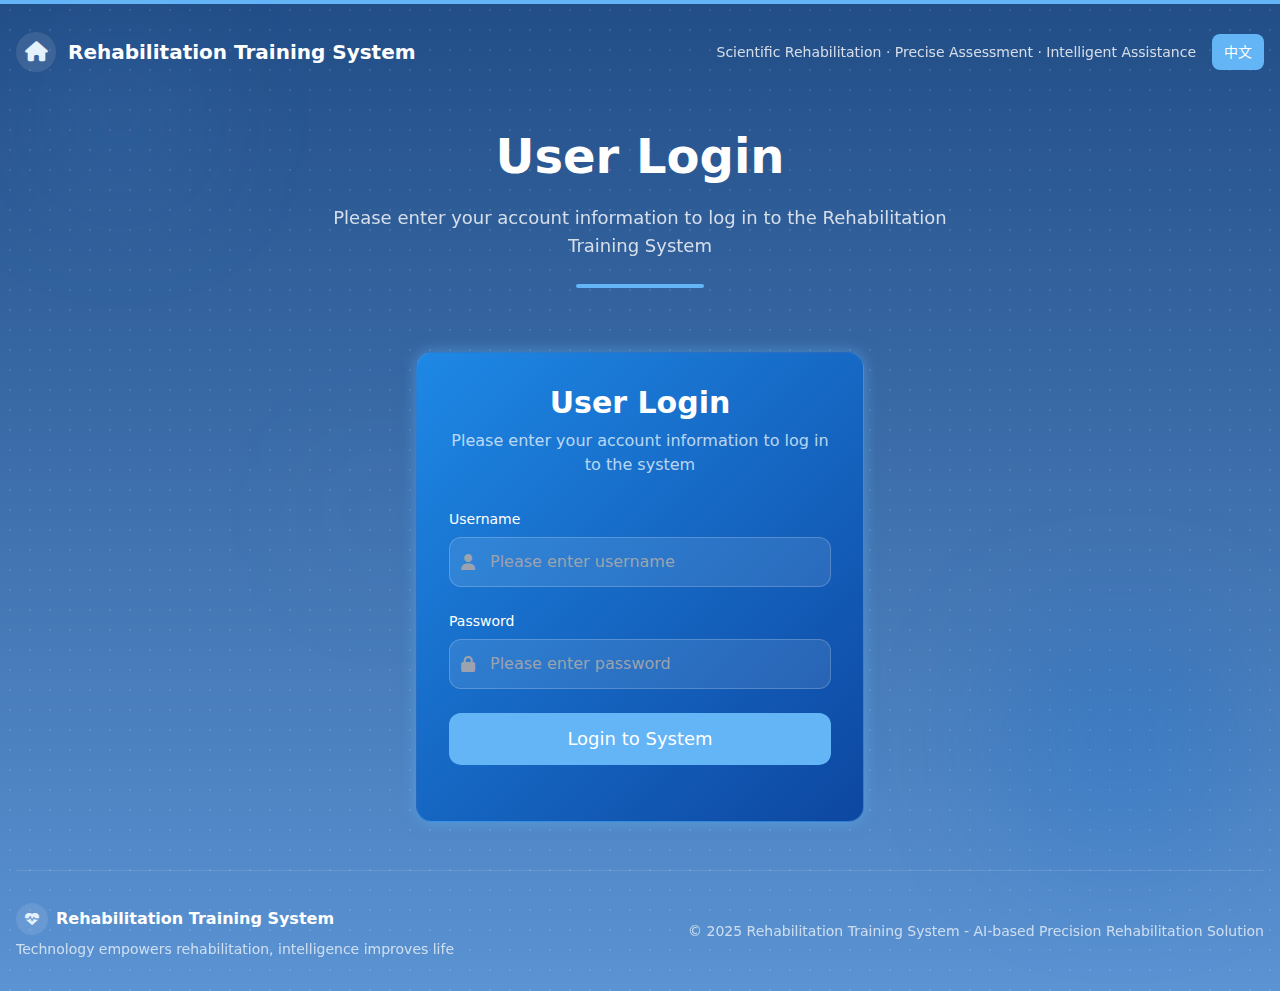
<file: frontend/lower_limb/login.html>
<!DOCTYPE html>
<html lang="zh-CN">
<head>
  <meta charset="UTF-8">
  <meta name="viewport" content="width=device-width, initial-scale=1.0">
  <title data-i18n="login_title">登录 - 康复训练管理系统</title>
  <!-- 引入Tailwind CSS -->
  <script src="../libs/tailwindcss/tailwindcss.js"></script>
  <link rel="stylesheet" href="../libs/font-awesome/all.min.css">
   
  <!-- 配置Tailwind -->
  <script>
    tailwind.config = {
      theme: {
        extend: {
          colors: {
            primary: '#0066CC',
            secondary: '#1E88E5',
            accent: '#64B5F6',
            dark: '#0D47A1',
            light: '#E3F2FD',
            deep: '#0A3A7A',
            med: '#1565C0'
          },
          fontFamily: {
            sans: ['Inter', 'system-ui', 'sans-serif'],
          },
        },
      }
    }
  </script>
  
  <style type="text/tailwindcss">
    @layer utilities {
      .content-auto {
        content-visibility: auto;
      }
      .card-gradient {
        background: linear-gradient(135deg, #1E88E5 0%, #0D47A1 100%);
      }
      .bg-grid {
        background-image: 
          radial-gradient(rgba(255, 255, 255, 0.1) 1px, transparent 1px),
          linear-gradient(to bottom, rgba(10, 58, 122, 0.9), rgba(21, 101, 192, 0.7));
        background-size: 20px 20px, 100% 100%;
      }
      .border-glow {
        box-shadow: 0 0 15px rgba(100, 181, 246, 0.5);
      }
      .pulse-glow {
        animation: pulse-glow 2s infinite;
      }
      @keyframes pulse-glow {
        0%, 100% { box-shadow: 0 0 15px rgba(100, 181, 246, 0.5); }
        50% { box-shadow: 0 0 25px rgba(100, 181, 246, 0.8); }
      }
      .fade-in {
        animation: fadeIn 1s ease-in-out;
      }
      @keyframes fadeIn {
        from { opacity: 0; transform: translateY(20px); }
        to { opacity: 1; transform: translateY(0); }
      }
    }
  </style>
</head>

<body class="bg-gradient-to-br from-deep to-med min-h-screen text-white overflow-x-hidden bg-grid">
  <!-- 顶部装饰线条 -->
  <div class="absolute top-0 left-0 right-0 h-1 bg-accent"></div>
  
  <!-- 页面容器 -->
  <div class="container mx-auto px-4 py-8 relative z-10">
    <!-- 顶部导航 -->
    <header class="flex justify-between items-center mb-12 fade-in">
      <div class="flex items-center">
        <a href="../index.html" class="w-10 h-10 rounded-full bg-white/10 flex items-center justify-center mr-3 hover:bg-white/20 transition-colors" title="返回首页">
                    <i class="fas fa-home text-xl text-light"></i>
                </a>
        <div class="w-10 h-10 rounded-full bg-white/10 flex items-center justify-center mr-3" style="display: none;">
          <i class="fa fa-heartbeat text-xl text-light"></i>
        </div>
        <div class="text-xl font-semibold" data-i18n="system_name">康复训练管理系统</div>
      </div>
      <div class="flex items-center">
        <div class="text-right mr-4">
          <div class="text-sm opacity-80" data-i18n="system_tagline">科学康复 · 精准评估 · 智能辅助</div>
        </div>
        <!-- 语言切换按钮 -->
        <button id="languageSwitch" class="px-3 py-2 bg-accent hover:bg-accent/80 rounded-lg text-sm transition-all duration-300 flex items-center">
          <span data-i18n="switchToEnglish">English</span>
        </button>
      </div>
    </header>
    
    <!-- 标题区域 -->
    <div class="text-center mb-16 relative fade-in">
      <h1 class="text-[clamp(1.8rem,5vw,3rem)] font-bold mb-3" data-i18n="login_title">用户登录</h1>
      <p class="text-lg opacity-80 max-w-2xl mx-auto mb-6" data-i18n="login_subtitle">请输入您的账户信息登录康复训练管理系统</p>
      <div class="w-32 h-1 bg-accent mx-auto rounded-full"></div>
    </div>
    
    <!-- 登录表单 -->
    <div class="max-w-md mx-auto">
      <div class="card-gradient rounded-2xl p-8 shadow-lg border border-accent/30 border-glow fade-in">
        <div class="text-center mb-8">
          <h1 class="text-3xl font-bold mb-2" data-i18n="login_title">用户登录</h1>
          <p class="text-light/80" data-i18n="login_form_subtitle">请输入您的账户信息登录系统</p>
        </div>
        
        <form id="loginForm">
          <div class="mb-6">
            <label for="username" class="block text-sm font-medium mb-2" data-i18n="username_label">用户名</label>
            <div class="relative">
              <div class="absolute inset-y-0 left-0 pl-3 flex items-center pointer-events-none">
                <i class="fa fa-user text-gray-400"></i>
              </div>
              <input type="text" id="username" class="w-full pl-10 pr-4 py-3 bg-white/10 border border-white/20 rounded-xl focus:outline-none focus:ring-2 focus:ring-accent focus:border-transparent" data-i18n-placeholder="username_placeholder" required>
            </div>
          </div>
          
          <div class="mb-6">
            <label for="password" class="block text-sm font-medium mb-2" data-i18n="password_label">密码</label>
            <div class="relative">
              <div class="absolute inset-y-0 left-0 pl-3 flex items-center pointer-events-none">
                <i class="fa fa-lock text-gray-400"></i>
              </div>
              <input type="password" id="password" class="w-full pl-10 pr-4 py-3 bg-white/10 border border-white/20 rounded-xl focus:outline-none focus:ring-2 focus:ring-accent focus:border-transparent" data-i18n-placeholder="password_placeholder" required>
            </div>
          </div>
          
          <div class="flex items-center justify-between mb-6" style="display:none;">
            <div class="flex items-center">
              <input type="checkbox" id="remember" class="w-4 h-4 bg-white/10 border border-white/20 rounded focus:ring-accent focus:ring-2">
              <label for="remember" class="ml-2 text-sm" data-i18n="remember_me">记住密码</label>
            </div>
            <a href="#" class="text-sm text-accent hover:underline" data-i18n="forgot_password" >忘记密码?</a>
          </div>
          
          <button type="submit" class="w-full py-3 bg-accent hover:bg-accent/80 rounded-xl transition-all duration-300 font-medium text-lg" data-i18n="login_button">
            登录系统
          </button>
        </form>
        
        <div class="mt-6 text-center">
          <p class="text-sm text-light/80" style="display:none;">
            <span data-i18n="no_account">还没有账户?</span>
            <a href="#" class="text-accent hover:underline ml-1" data-i18n="register_now">立即注册</a>
          </p>
        </div>
      </div>
    </div>
    
    <!-- 底部信息 -->
    <footer class="text-center pt-8 border-t border-white/10 fade-in mt-12">
      <div class="flex flex-col md:flex-row justify-between items-center">
        <div class="mb-4 md:mb-0">
          <div class="flex items-center justify-center md:justify-start">
            <div class="w-8 h-8 rounded-full bg-white/10 flex items-center justify-center mr-2">
              <i class="fa fa-heartbeat text-sm text-light"></i>
            </div>
            <span class="font-semibold" data-i18n="system_name">康复训练管理系统</span>
          </div>
          <div class="text-sm opacity-70 mt-1" data-i18n="system_slogan">科技赋能康复，智能改善生活</div>
        </div>
        
        <div class="text-sm opacity-70" data-i18n="copyright">
          © 2025 康复训练管理系统 - 基于AI的精准康复解决方案
        </div>
      </div>
    </footer>
  </div>
  
  <!-- 背景装饰元素 -->
  <div class="absolute top-0 left-0 w-full h-full pointer-events-none">
    <div class="absolute top-10 left-10 w-40 h-40 rounded-full bg-accent/10 blur-3xl"></div>
    <div class="absolute bottom-10 right-10 w-60 h-60 rounded-full bg-primary/20 blur-3xl"></div>
    <div class="absolute top-1/2 left-1/4 w-32 h-32 rounded-full bg-accent/5 blur-3xl"></div>
  </div>

  <script src="../static/js/common.js"></script>
  <script src="../static/js/i18nManage.js"></script>
  
  <script>
 

    // 显示消息提示
    function showMessage(message, type = 'error') {
        const existingMessage = document.querySelector('.message-toast');
        if (existingMessage) {
            existingMessage.remove();
        }

        const messageEl = document.createElement('div');
        messageEl.className = `message-toast fixed top-4 right-4 p-4 rounded-lg z-50 transform transition-all duration-300 ${
            type === 'success' ? 'bg-green-500' : 'bg-red-500'
        } text-white shadow-lg`;
        messageEl.textContent = message;
        
        document.body.appendChild(messageEl);
        
        setTimeout(() => {
            messageEl.remove();
        }, 3000);
    }

    // 显示加载状态
    function setLoading(loading) {
        const submitBtn = document.querySelector('button[type="submit"]');
        if (loading) {
            submitBtn.innerHTML = '<i class="fa fa-spinner fa-spin mr-2"></i>' + i18n.t('logging_in');
            submitBtn.disabled = true;
            submitBtn.classList.add('opacity-50');
        } else {
            submitBtn.innerHTML = i18n.t('login_button');
            submitBtn.disabled = false;
            submitBtn.classList.remove('opacity-50');
        }
    }

    // 登录请求
    async function login(username, password) {
        try {
            setLoading(true);
            
            const response = await fetch(`${API_BASE_URL}/api/login`, {
                method: 'POST',
                headers: {
                    'Content-Type': 'application/json',
                },
                body: JSON.stringify({
                    username: username,
                    password: password
                })
            });
            
            const data = await response.json();
            
            if (!response.ok) {
                throw new Error(data.detail || i18n.t('login_failed'));
            }
            
            // 保存token和用户信息
            localStorage.setItem('access_token', data.access_token);
            localStorage.setItem('user_info', JSON.stringify(data.user_info));
            
            showMessage(i18n.t('login_successful'), 'success');
            
            setTimeout(() => {
                window.location.href = 'doctor.html';
            }, 1000);
            
        } catch (error) {
            console.error('登录错误:', error);
            showMessage(error.message || i18n.t('login_failed_check'));
        } finally {
            setLoading(false);
        }
    }

    // 检查是否已登录
    function checkLoginStatus() {
        const token = localStorage.getItem('access_token');
        if (token) {
            fetch(`${API_BASE_URL}/api/users/me`, {
                headers: {
                    'Authorization': `Bearer ${token}`
                }
            })
            .then(response => {
                if (response.ok) {
                    window.location.href = 'doctor.html';
                } else {
                    localStorage.removeItem('access_token');
                    localStorage.removeItem('user_info');
                }
            })
            .catch(() => {
                localStorage.removeItem('access_token');
                localStorage.removeItem('user_info');
            });
        }
    }


    // 初始化页面
    document.addEventListener('DOMContentLoaded',async function() {
      
      await i18n.init();
          // 添加语言切换事件
  document.getElementById('languageSwitch').addEventListener('click', switchLanguage);
            // 添加登录表单提交事件
            document.getElementById('loginForm').addEventListener('submit', function(e) {
                e.preventDefault();
                
                const username = document.getElementById('username').value.trim();
                const password = document.getElementById('password').value;
                
                if (!username) {
                    showMessage(i18n.t('please_enter_username'));
                    document.getElementById('username').focus();
                    return;
                }
                
                if (!password) {
                    showMessage(i18n.t('please_enter_password'));
                    document.getElementById('password').focus();
                    return;
                }
                
                login(username, password);
            });

            // 页面加载完成后执行
            document.body.classList.add('loaded');
            
            const inputs = document.querySelectorAll('input');
            inputs.forEach(input => {
                input.addEventListener('focus', function() {
                    this.parentElement.classList.add('border-glow');
                });
                
                input.addEventListener('blur', function() {
                    this.parentElement.classList.remove('border-glow');
                });
            });
            
            const rememberCheckbox = document.getElementById('remember');
            const savedUsername = localStorage.getItem('remembered_username');
            if (savedUsername) {
                document.getElementById('username').value = savedUsername;
                rememberCheckbox.checked = true;
            }
            
            rememberCheckbox.addEventListener('change', function() {
                const username = document.getElementById('username').value;
                if (this.checked && username) {
                    localStorage.setItem('remembered_username', username);
                } else {
                    localStorage.removeItem('remembered_username');
                }
            });
            
            checkLoginStatus();
        });
 
  </script>
</body>
</html>
</file>
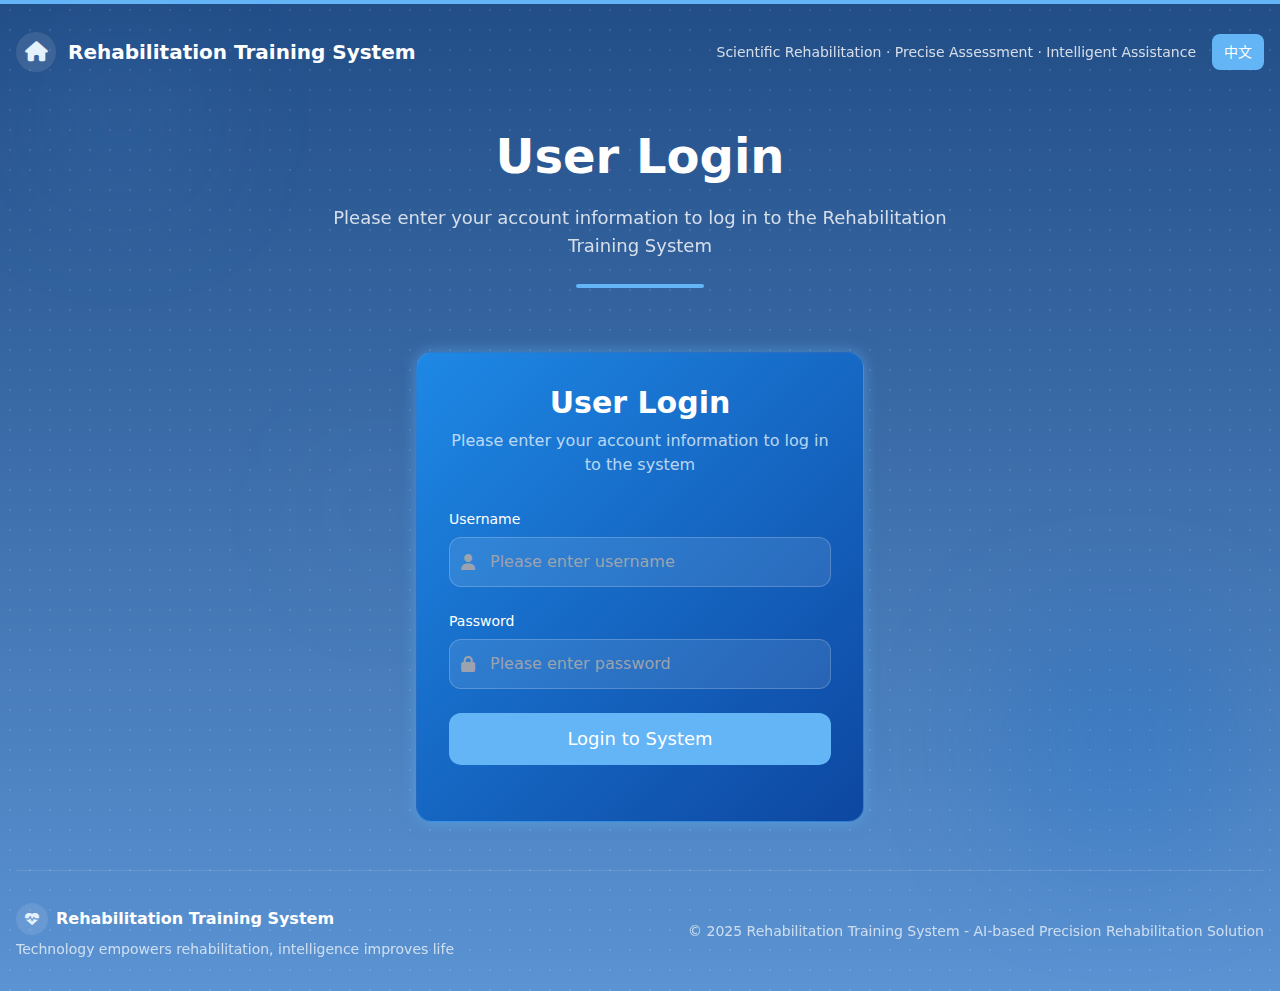
<file: frontend/lower_limb/overview.html>
<!DOCTYPE html>
<html lang="zh-CN">
<head>
  <meta charset="UTF-8">
  <meta name="viewport" content="width=device-width, initial-scale=1.0">
  <title data-i18n="patientOverview">患者总览 - 康复训练管理系统</title>
  <!-- 引入Tailwind CSS -->
  <script src="../libs/tailwindcss/tailwindcss.js"></script>
  <!-- 本地Font Awesome -->
  <link href="../libs/font-awesome/font-awesome.min.css" rel="stylesheet">
  <!-- 引入Chart.js -->
  <script src="../libs/chart/chart.js"></script>
  
  <!-- 配置Tailwind -->
  <script>
    tailwind.config = {
      theme: {
        extend: {
          colors: {
            primary: '#0066CC',
            secondary: '#1E88E5',
            accent: '#64B5F6',
            dark: '#0D47A1',
            light: '#E3F2FD',
            deep: '#0A3A7A',
            med: '#1565C0',
            success: '#10B981',
            warning: '#F59E0B',
            danger: '#EF4444'
          },
          fontFamily: {
            sans: ['Inter', 'system-ui', 'sans-serif'],
          },
        },
      }
    }
  </script>
  
  <style type="text/tailwindcss">
    @layer utilities {
      .content-auto {
        content-visibility: auto;
      }
      .card-gradient {
        background: linear-gradient(135deg, #1E88E5 0%, #0D47A1 100%);
      }
      .bg-grid {
        background-image: 
          radial-gradient(rgba(255, 255, 255, 0.1) 1px, transparent 1px),
          linear-gradient(to bottom, rgba(10, 58, 122, 0.9), rgba(21, 101, 192, 0.7));
        background-size: 20px 20px, 100% 100%;
      }
      .border-glow {
        box-shadow: 0 0 15px rgba(100, 181, 246, 0.5);
      }
      .pulse-glow {
        animation: pulse-glow 2s infinite;
      }
      @keyframes pulse-glow {
        0%, 100% { box-shadow: 0 0 15px rgba(100, 181, 246, 0.5); }
        50% { box-shadow: 0 0 25px rgba(100, 181, 246, 0.8); }
      }
      .fade-in {
        animation: fadeIn 1s ease-in-out;
      }
      @keyframes fadeIn {
        from { opacity: 0; transform: translateY(20px); }
        to { opacity: 1; transform: translateY(0); }
      }
      .pulse-dot {
        animation: pulse-dot 2s infinite;
      }
      @keyframes pulse-dot {
        0%, 100% { opacity: 1; }
        50% { opacity: 0.5; }
      }
    }
    .text-gray-500 {
    color: rgba(156, 163, 175, 0.8) !important;
}

.empty-state {
    color: rgba(156, 163, 175, 0.7) !important;
}

.empty-state i {
    opacity: 0.5;
}

/* 进度条样式 */
.progress-bar {
    background: linear-gradient(90deg, #3b82f6, #10b981, #ef4444);
}

/* 状态徽章动画 */
.status-badge {
    transition: all 0.3s ease;
}

.status-badge:hover {
    transform: translateY(-1px);
    box-shadow: 0 4px 12px rgba(0, 0, 0, 0.15);
}

/* 表格行悬停效果 */
.training-row {
    transition: all 0.2s ease;
}

.training-row:hover {
    background: rgba(255, 255, 255, 0.05);
    transform: translateX(4px);
}
  </style>
</head>

<body class="bg-gradient-to-br from-deep to-med min-h-screen text-white overflow-x-hidden bg-grid">
  <!-- 顶部装饰线条 -->
  <div class="absolute top-0 left-0 right-0 h-1 bg-accent"></div>
  
  <!-- 页面容器 -->
  <div class="container mx-auto px-4 py-8 relative z-10">
    <!-- 顶部导航 -->
    <header class="flex justify-between items-center mb-8 fade-in">
      <div class="flex items-center">
        <div class="w-10 h-10 rounded-full bg-white/10 flex items-center justify-center mr-3">
          <i class="fa fa-heartbeat text-xl text-light"></i>
        </div>
        <div class="text-xl font-semibold" data-i18n="systemName">康复训练管理系统</div>
      </div>
      <div class="flex items-center">
        <div class="text-right mr-4">
          <div class="text-sm opacity-80" data-i18n="patientOverview">患者总览</div>
          <div class="text-xs opacity-60" data-i18n="system_tagline">科学康复 · 精准评估 · 智能辅助</div>
        </div>
        <!-- 语言切换按钮 -->
        <button id="languageSwitch" class="px-3 py-2 bg-accent hover:bg-accent/80 rounded-lg text-sm transition-all duration-300 flex items-center">
          <span data-i18n="switchToEnglish">English</span>
        </button>
      </div>
    </header>
    
    <!-- 返回按钮 -->
    <button onclick="window.location.href='doctor.html'" class="mb-6 px-4 py-2 bg-accent hover:bg-accent/80 rounded-lg transition-all duration-300 font-medium flex items-center">
      <i class="fa fa-arrow-left mr-2"></i> <span data-i18n="backToDoctor">返回医生工作台</span>
    </button>
    
    <!-- 患者信息卡片 -->
    <div class="card-gradient rounded-2xl p-6 shadow-lg border border-accent/30 border-glow fade-in mb-8">
      <div class="flex justify-between items-center mb-6">
        <div>
          <h1 class="text-3xl font-bold" id="patientName">-</h1>
          <div class="flex items-center mt-2">
            <div class="text-sm opacity-80 mr-4" id="totalTrainingCountDisplay"><span data-i18n="totalTrainingCount">总训练次数</span>：<span id="totalTrainingCountValue">0</span><span data-i18n="times">次</span></div>
            <div class="text-sm opacity-80 mr-4" id="totalTrainingHoursDisplay"><span data-i18n="totalTrainingHours">总训练时长</span>：<span id="totalTrainingHoursValue">0</span><span data-i18n="hours">小时</span></div>
            <div class="text-sm opacity-80" id="totalTrainingStepsDisplay"><span data-i18n="totalSteps">总步数</span>：<span id="totalTrainingStepsValue">0</span><span data-i18n="steps">步</span></div>
          </div>
        </div>
        <div class="text-right">
          <div class="text-sm opacity-80" data-i18n="attendingDoctor">主治医生: <span id="doctorName">张医生</span></div>
          <div class="text-sm opacity-80" data-i18n="rehabDepartment">康复科室: <span id="departmentName">下肢康复科</span></div>
        </div>
      </div>
      
      <!-- 当前康复阶段 -->
      <div class="mb-6">
        <h2 class="text-xl font-bold mb-4" data-i18n="currentRehabStage">当前康复阶段</h2>
        <div class="bg-white/5 rounded-xl p-4">
          <div class="flex justify-between items-center mb-4">
            <div>
              <div class="font-bold text-lg" id="stageName">-</div>
              <div class="text-sm opacity-80 mt-1" id="stageDuration">-</div>
            </div>
            <div class="text-right">
              <div class="text-2xl font-bold text-accent" id="stageProgressPercentage">0%</div>
              <div class="text-sm opacity-80" data-i18n="stageCompletion">阶段完成度</div>
            </div>
          </div>
          
          <div class="w-full bg-white/20 rounded-full h-3 mb-2">
            <div class="bg-accent h-3 rounded-full" id="stageProgressBar" style="width:0%"></div>
          </div>
          
          <div class="grid grid-cols-4 gap-4 mt-4" id="stageDetails">
            <!-- 阶段详情将通过JavaScript动态加载 -->
          </div>
        </div>
      </div>
      
      <!-- 关节活动度分析 -->
      <div class="mb-6">
        <h2 class="text-xl font-bold mb-4" data-i18n="jointMobilityAnalysis">关节活动度分析</h2>
        <div class="bg-white/5 rounded-xl p-4">
          <div class="grid grid-cols-1 md:grid-cols-2 gap-6">
            <div>
              <div class="grid grid-cols-2 gap-4" id="jointMobilityContainer">
                <!-- 关节活动度将通过JavaScript动态加载 -->
              </div>
            </div>
            
            <div>
              <canvas id="jointChart" height="250"></canvas>
            </div>
          </div>
        </div>
      </div>
      
      <!-- 康复进度跟踪 -->
      <div class="mb-6">
        <h2 class="text-xl font-bold mb-4" data-i18n="rehabProgressTracking">康复进度跟踪</h2>
        <div class="bg-white/5 rounded-xl p-4">
          <div class="flex justify-between mb-4">
            <div>
              <div class="font-bold text-lg" data-i18n="overallRehabProgress">整体康复进度</div>
              <div class="text-sm opacity-80 mt-1" data-i18n="comprehensiveAssessment">基于关节活动度、肌力、平衡能力综合评估</div>
            </div>
            <div class="text-right">
              <div class="text-2xl font-bold text-accent" id="overallProgress">0%</div>
              <div class="text-sm opacity-80" data-i18n="totalProgress">总体进度</div>
            </div>
          </div>
          
          <div class="w-full bg-white/20 rounded-full h-3 mb-6">
            <div class="bg-accent h-3 rounded-full" id="overallProgressBar" style="width: 0%"></div>
          </div>
          
          <div class="grid grid-cols-1 md:grid-cols-3 gap-4" id="progressDetails">
            <!-- 进度详情将通过JavaScript动态加载 -->
          </div>
          
          <div class="mt-6">
            <canvas id="progressChart" height="120"></canvas>
          </div>
        </div>
      </div>
      
      <!-- 训练记录 -->
      <div class="mb-6">
        <h2 class="text-xl font-bold mb-4" data-i18n="trainingRecords">训练记录</h2>
        
        <!-- 训练统计概览 -->
        <div class="grid grid-cols-2 md:grid-cols-4 gap-4 mb-6">
          <div class="bg-gradient-to-br from-blue-500/20 to-blue-600/20 rounded-xl p-4 border border-blue-400/30">
            <div class="flex items-center justify-between">
              <div>
                <div class="text-2xl font-bold text-white" id="totalTrainingCountCard">0</div>
                <div class="text-sm opacity-80" data-i18n="totalTrainingCount">总训练次数</div>
              </div>
              <div class="w-10 h-10 bg-blue-500/30 rounded-full flex items-center justify-center">
                <i class="fa fa-dumbbell text-blue-300"></i>
              </div>
            </div>
          </div>
          
          <div class="bg-gradient-to-br from-green-500/20 to-green-600/20 rounded-xl p-4 border border-green-400/30">
            <div class="flex items-center justify-between">
              <div>
                <div class="text-2xl font-bold text-white" id="totalTrainingHoursCard">0h</div>
                <div class="text-sm opacity-80" data-i18n="totalTrainingHours">总训练时长</div>
              </div>
              <div class="w-10 h-10 bg-green-500/30 rounded-full flex items-center justify-center">
                <i class="fa fa-clock text-green-300"></i>
              </div>
            </div>
          </div>
          
          <div class="bg-gradient-to-br from-purple-500/20 to-purple-600/20 rounded-xl p-4 border border-purple-400/30">
            <div class="flex items-center justify-between">
              <div>
                <div class="text-2xl font-bold text-white" id="totalTrainingStepsCard">0</div>
                <div class="text-sm opacity-80" data-i18n="totalSteps">总步数</div>
              </div>
              <div class="w-10 h-10 bg-purple-500/30 rounded-full flex items-center justify-center">
                <i class="fa fa-footsteps text-purple-300"></i>
              </div>
            </div>
          </div>
          
          <div class="bg-gradient-to-br from-orange-500/20 to-orange-600/20 rounded-xl p-4 border border-orange-400/30">
            <div class="flex items-center justify-between">
              <div>
                <div class="text-2xl font-bold text-white" id="completionRateCard">0%</div>
                <div class="text-sm opacity-80" data-i18n="completionRate">完成率</div>
              </div>
              <div class="w-10 h-10 bg-orange-500/30 rounded-full flex items-center justify-center">
                <i class="fa fa-chart-line text-orange-300"></i>
              </div>
            </div>
          </div>
        </div>

        <!-- 最新训练记录 -->
        <div class="bg-white/5 rounded-xl p-4 mb-6">
          <div class="flex justify-between items-center mb-4">
            <h3 class="text-lg font-bold" data-i18n="latestTrainingRecord">最新训练记录</h3>
            <div class="text-sm opacity-70" id="latestRecordDate">-</div>
          </div>
          
          <div id="latestTrainingRecord">
            <!-- 最新训练记录将动态渲染在这里 -->
          </div>
        </div>

        <!-- 月度训练计划 -->
        <div class="bg-white/5 rounded-xl p-4">
          <div class="flex justify-between items-center mb-4">
            <h3 class="text-lg font-bold" id="currentMonthPlan" data-i18n="currentMonthPlan">本月训练计划</h3>
            <div class="text-sm opacity-70" id="planProgress" data-i18n="progress">进度: 0%</div>
          </div>
          
          <div class="overflow-x-auto">
            <table class="w-full text-left">
              <thead>
                <tr class="border-b border-white/20">
                  <th class="pb-2" data-i18n="time">时间</th>
                  <th class="pb-2" data-i18n="trainingContent">训练内容</th>
                  <th class="pb-2" data-i18n="duration">时长</th>
                  <th class="pb-2" data-i18n="steps">步数</th>
                  <th class="pb-2" data-i18n="completionStatus">完成状态</th>
                </tr>
              </thead>
              <tbody id="monthlyTrainingPlan">
                <!-- 月度训练计划将动态渲染在这里 -->
              </tbody>
            </table>
          </div>
          
          <!-- 月度统计 -->
          <div class="mt-6 pt-4 border-t border-white/10">
            <div class="grid grid-cols-2 md:grid-cols-4 gap-4 text-center">
              <div>
                <div class="text-lg font-bold text-accent" id="monthTrainingCount">0</div>
                <div class="text-sm opacity-80" data-i18n="monthTrainingCount">本月训练次数</div>
              </div>
              <div>
                <div class="text-lg font-bold text-accent" id="monthTrainingHours">0h</div>
                <div class="text-sm opacity-80" data-i18n="monthTrainingHours">本月训练时长</div>
              </div>
              <div>
                <div class="text-lg font-bold text-accent" id="monthTrainingSteps">0</div>
                <div class="text-sm opacity-80" data-i18n="monthTrainingSteps">本月总步数</div>
              </div>
              <div>
                <div class="text-lg font-bold text-accent" id="monthCompletionRate">0%</div>
                <div class="text-sm opacity-80" data-i18n="monthCompletionRate">本月完成率</div>
              </div>
            </div>
          </div>
        </div>
      </div>
      
      <!-- 设备状态 -->
      <div class="mb-6">
        <h2 class="text-xl font-bold mb-4" data-i18n="deviceStatus">设备状态</h2>
        <div class="bg-white/5 rounded-xl p-4">
          <div class="grid grid-cols-1 md:grid-cols-2 gap-6">
            <!-- 设备状态列表 -->
            <div class="space-y-4" id="deviceStatusList">
              <!-- 设备状态将通过JavaScript动态加载 -->
            </div>
            
            <!-- 电池电量可视化 -->
            <div class="flex flex-col items-center justify-center">
              <div class="relative w-48 h-48">
                <!-- 电池电量圆形进度条 -->
                <svg class="w-full h-full" viewBox="0 0 120 120">
                  <!-- 背景圆 -->
                  <circle cx="60" cy="60" r="54" fill="none" stroke="#e2e8f0" stroke-width="12" />
                  <!-- 进度圆 -->
                  <circle cx="60" cy="60" r="54" fill="none" stroke="#64B5F6" stroke-width="12" 
                          stroke-dasharray="339.292" stroke-dashoffset="74.644" 
                          transform="rotate(-90 60 60)" />
                  <!-- 中心文本 -->
                  <text x="60" y="65" text-anchor="middle" fill="#64B5F6" font-size="24" font-weight="bold" id="batteryPercentage">0%</text>
                </svg>
                
                <!-- 电池图标 -->
                <div class="absolute top-1/3 left-1/2 transform -translate-x-1/2 -translate-y-1/2 -mt-2">
                  <i class="fa fa-battery-three-quarters text-4xl text-accent"></i>
                </div>
              </div>
              
              <div class="mt-4 text-center">
                <div class="font-bold text-lg" data-i18n="deviceBatteryStatus">设备电量状态</div>
                <div class="text-sm opacity-80 mt-1"><span data-i18n="estimatedRemainingTime">预计剩余使用时间</span>: <span id="remainingTime">0</span><span data-i18n="hours">小时</span></div>
              </div>
            </div>
          </div>
          
          <!-- 设备状态总结 -->
          <div class="mt-6 p-4 bg-accent/10 rounded-lg border border-accent/30">
            <div class="flex items-center">
              <i class="fa fa-info-circle text-accent mr-2"></i>
              <span class="font-medium" data-i18n="deviceStatusSummary">设备状态总结:</span>
            </div>
            <div class="text-sm mt-1" id="deviceSummary">-</div>
          </div>
        </div>
      </div>
    </div>
    
    <!-- 底部信息 -->
    <footer class="text-center pt-8 border-t border-white/10 fade-in">
      <div class="flex flex-col md:flex-row justify-between items-center">
        <div class="mb-4 md:mb-0">
          <div class="flex items-center justify-center md:justify-start">
            <div class="w-8 h-8 rounded-full bg-white/10 flex items-center justify-center mr-2">
              <i class="fa fa-heartbeat text-sm text-light"></i>
            </div>
            <span class="font-semibold" data-i18n="systemName">康复训练管理系统</span>
          </div>
          <div class="text-sm opacity-70 mt-1" data-i18n="systemSlogan">科技赋能康复，智能改善生活</div>
        </div>
        
        <div class="text-sm opacity-70" data-i18n="copyright">
          © 2025 康复训练管理系统 - 基于AI的精准康复解决方案
        </div>
      </div>
    </footer>
  </div>
  
  <!-- 背景装饰元素 -->
  <div class="absolute top-0 left-0 w-full h-full pointer-events-none">
    <div class="absolute top-10 left-10 w-40 h-40 rounded-full bg-accent/10 blur-3xl"></div>
    <div class="absolute bottom-10 right-10 w-60 h-60 rounded-full bg-primary/20 blur-3xl"></div>
    <div class="absolute top-1/2 left-1/4 w-32 h-32 rounded-full bg-accent/5 blur-3xl"></div>
  </div>

  <script src="../static/js/common.js"></script>
  <script src="../static/js/i18nManage.js"></script>
  
  <script>
// 全局变量
let currentPatientData = null;

// 获取URL参数
function getUrlParameter(name) {
  const urlParams = new URLSearchParams(window.location.search);
  return urlParams.get(name);
}

// 显示消息提示
function showMessage(message, type = 'error') {
  const existingMessage = document.querySelector('.message-toast');
  if (existingMessage) {
    existingMessage.remove();
  }

  const messageEl = document.createElement('div');
  messageEl.className = `message-toast fixed top-4 right-4 p-4 rounded-lg z-50 transform transition-all duration-300 ${
    type === 'success' ? 'bg-green-500' : 'bg-red-500'
  } text-white shadow-lg`;
  messageEl.textContent = message;
  
  document.body.appendChild(messageEl);
  
  setTimeout(() => {
    messageEl.remove();
  }, 3000);
}

// 获取认证头
function getAuthHeaders() {
  const token = localStorage.getItem('access_token');
  return {
    'Authorization': `Bearer ${token}`,
    'Content-Type': 'application/json'
  };
}

// 检查登录状态
function checkAuth() {
  const token = localStorage.getItem('access_token');
  if (!token) {
    window.location.href = 'login.html';
    return false;
  }
  return true;
}

// 加载患者详情
async function loadPatientDetails() {
  if (!checkAuth()) return;
  
  const patientId = getUrlParameter('patient_id');
  if (!patientId) {
    showMessage(i18n.t('noPatientData'));
    return;
  }

  // 加载训练计划
  loadMonthlyTrainingPlan(patientId);
  
  try {
    const response = await fetch(`${API_BASE_URL}/api/patients/${patientId}`, {
      headers: getAuthHeaders()
    });
    
    if (response.status === 401) {
      localStorage.removeItem('access_token');
      localStorage.removeItem('user_info');
      window.location.href = 'doctor.html';
      return;
    }
    
    if (!response.ok) {
      throw new Error(i18n.t('loadingFailed'));
    }
    
    const patient = await response.json();
    currentPatientData = patient;
    renderPatientDetails(patient);
    
  } catch (error) {
    console.error('加载患者详情错误:', error);
    showMessage(i18n.t('loadingFailed'));
  }
}

// 渲染患者详情
function renderPatientDetails(patient) {
  if (!patient || !patient.patient_info) {
    showEmptyPatientState();
    return;
  }
  
  // 更新患者基本信息
  document.getElementById('patientName').textContent = patient.patient_info.name || '-';
  document.getElementById('totalTrainingCountValue').textContent = patient.training_stats?.training_count || 0;
  document.getElementById('totalTrainingHoursValue').textContent = patient.training_stats?.total_duration || 0;
  document.getElementById('totalTrainingStepsValue').textContent = patient.training_stats?.total_steps || 0;
  
  // 更新康复阶段信息
  renderRehabStage(patient.current_stage);
  
  // 更新关节活动度
  renderJointMobility(patient.joint_mobility);
  
  // 更新康复进度
  renderRehabProgress(patient.patient_summary);
  
  // 更新设备状态
  renderDeviceStatus(patient.device_status);
  
  // 初始化图表
  initCharts(patient);
}

// 渲染康复阶段信息
function renderRehabStage(stage) {
  if (!stage) {
    document.getElementById('stageName').textContent = i18n.t('noPatientData');
    document.getElementById('stageDuration').textContent = '-';
    document.getElementById('stageProgressPercentage').textContent = '0%';
    document.getElementById('stageProgressBar').style.width = '0%';
    
    document.getElementById('stageDetails').innerHTML = `
      <div class="text-center col-span-4 py-4 empty-state">
        <i class="fa fa-info-circle text-2xl mb-2 block"></i>
        <div>${i18n.t('noPatientData')}</div>
      </div>
    `;
    return;
  }
  
  document.getElementById('stageName').textContent = stage.stage_name || '-';
  
  const durationText = i18n.currentLanguage === 'zh-CN' ? 
    `已进行 ${stage.weeks_completed || 0} 周，预计还需 ${stage.weeks_remaining || 0} 周完成` :
    `Completed ${stage.weeks_completed || 0} weeks, ${stage.weeks_remaining || 0} weeks remaining`;
  document.getElementById('stageDuration').textContent = durationText;
  
  document.getElementById('stageProgressPercentage').textContent = (stage.progress || 0) + '%';
  document.getElementById('stageProgressBar').style.width = (stage.progress || 0) + '%';
  
  const intensityMap = {
    "low": i18n.t('lowIntensity'),
    "medium": i18n.t('mediumIntensity'),
    "high": i18n.t('highIntensity')
  };
  
  document.getElementById('stageDetails').innerHTML = `
    <div class="text-center">
      <div class="text-sm opacity-80">${i18n.t('stageGoal')}</div>
      <div class="font-bold">${stage.target_goals || '-'}</div>
    </div>
    <div class="text-center">
      <div class="text-sm opacity-80">${i18n.t('weeklyFocus')}</div>
      <div class="font-bold">${stage.weekly_focus || '-'}</div>
    </div>
    <div class="text-center">
      <div class="text-sm opacity-80">${i18n.t('trainingIntensity')}</div>
      <div class="font-bold">${intensityMap[stage.training_intensity] || stage.training_intensity || '-'}</div>
    </div>
    <div class="text-center">
      <div class="text-sm opacity-80">${i18n.t('nextEvaluation')}</div>
      <div class="font-bold">${stage.next_evaluation_date || '-'}</div>
    </div>
  `;
}

// 渲染关节活动度
function renderJointMobility(mobility) {
  const container = document.getElementById('jointMobilityContainer');
  
  if (!mobility) {
    container.innerHTML = `
      <div class="col-span-2 text-center py-8 empty-state">
        <i class="fa fa-exclamation-triangle text-2xl mb-2 block"></i>
        <div>${i18n.t('noJointData')}</div>
      </div>
    `;
    return;
  }
  
  const joints = [
    { name: 'leftHip', value: mobility.left_hip, change: mobility.left_hip_change },
    { name: 'rightHip', value: mobility.right_hip, change: mobility.right_hip_change },
    { name: 'leftKnee', value: mobility.left_knee, change: mobility.left_knee_change },
    { name: 'rightKnee', value: mobility.right_knee, change: mobility.right_knee_change },
    { name: 'leftAnkle', value: mobility.left_ankle, change: mobility.left_ankle_change },
    { name: 'rightAnkle', value: mobility.right_ankle, change: mobility.right_ankle_change }
  ];
  
  let jointHTML = '';
  joints.forEach(joint => {
    const value = joint.value || 0;
    const change = joint.change || 0;
    
    let changeIcon = 'fa-minus';
    let changeClass = 'text-gray-400';
    
    if (change > 0) {
      changeIcon = 'fa-arrow-up';
      changeClass = 'text-success';
    } else if (change < 0) {
      changeIcon = 'fa-arrow-down';
      changeClass = 'text-warning';
    }
    
    const changeText = i18n.currentLanguage === 'zh-CN' ? 
      `较上周${change > 0 ? '提升' : change < 0 ? '下降' : '无变化'}${Math.abs(change)}%` :
      `${change > 0 ? 'Increased' : change < 0 ? 'Decreased' : 'No change'} by ${Math.abs(change)}% from last week`;
    
    jointHTML += `
      <div class="text-center">
        <div class="text-sm opacity-80 mb-2">${i18n.t(joint.name)}</div>
        <div class="text-2xl font-bold text-accent">${value}%</div>
        <div class="w-full h-2 bg-white/20 rounded-full mt-2">
          <div class="h-full bg-accent rounded-full" style="width: ${value}%"></div>
        </div>
        <div class="text-xs mt-1 ${changeClass}">
          <i class="fa ${changeIcon} mr-1"></i>${changeText}
        </div>
      </div>
    `;
  });
  
  container.innerHTML = jointHTML;
}

// 渲染康复进度
function renderRehabProgress(summary) {
  if (!summary) {
    document.getElementById('overallProgress').textContent = '0%';
    document.getElementById('overallProgressBar').style.width = '0%';
    
    document.getElementById('progressDetails').innerHTML = `
      <div class="col-span-3 text-center py-4 empty-state">
        <i class="fa fa-exclamation-triangle text-2xl mb-2 block"></i>
        <div>${i18n.t('noProgressData')}</div>
      </div>
    `;
    return;
  }
  
  document.getElementById('overallProgress').textContent = (summary.overall_progress || 0) + '%';
  document.getElementById('overallProgressBar').style.width = (summary.overall_progress || 0) + '%';
  
  const progressData = [
    { type: 'jointMobility', value: summary.joint_mobility_progress || 0 },
    { type: 'muscleRecovery', value: summary.muscle_strength_progress || 0 },
    { type: 'balanceAbility', value: summary.balance_ability_progress || 0 }
  ];
  
  let progressHTML = '';
  progressData.forEach(item => {
    progressHTML += `
      <div>
        <div class="flex justify-between mb-1">
          <span class="text-sm">${i18n.t(item.type)}</span>
          <span class="text-sm font-bold">${item.value}%</span>
        </div>
        <div class="w-full bg-white/20 rounded-full h-2">
          <div class="bg-accent h-2 rounded-full" style="width: ${item.value}%"></div>
        </div>
      </div>
    `;
  });
  
  document.getElementById('progressDetails').innerHTML = progressHTML;
}

// 加载月度训练计划数据
async function loadMonthlyTrainingPlan(patientId) {
  try {
    const response = await fetch(`${API_BASE_URL}/api/patients/${patientId}/training-plans/monthly`, {
      headers: getAuthHeaders()
    });
    
    if (response.status === 401) {
      localStorage.removeItem('access_token');
      localStorage.removeItem('user_info');
      window.location.href = 'doctor.html';
      return;
    }
    
    if (!response.ok) {
      throw new Error(`${i18n.t('loadingFailed')}: ${response.status}`);
    }
    
    const data = await response.json();
    renderMonthlyTrainingPlan(data);
    updateMonthlyStats(data.monthly_stats);
    updateCurrentPlan(data.current_plan, data.current_month);
    
  } catch (error) {
    console.error('加载训练计划失败:', error);
    showEmptyTrainingPlan();
    showMessage(i18n.t('loadingFailed') + ': ' + error.message);
  }
}

// 渲染月度训练计划表格
function renderMonthlyTrainingPlan(data) {
  const tableBody = document.getElementById('monthlyTrainingPlan');
  
  if (!data.training_records || data.training_records.length === 0) {
    tableBody.innerHTML = `
      <tr>
        <td colspan="5" class="py-8 text-center text-gray-500">
          <div class="flex flex-col items-center">
            <i class="fa fa-clipboard-list text-4xl mb-2 opacity-50"></i>
            <div>${i18n.t('noMonthlyRecords')}</div>
          </div>
        </td>
      </tr>
    `;
    return;
  }
  
  tableBody.innerHTML = data.training_records.map(record => `
    <tr class="border-b border-white/10 hover:bg-white/5 transition-colors">
      <td class="py-3">
        <div class="font-medium">${formatDate(record.training_date)}</div>
        <div class="text-sm opacity-70">${getDayOfWeek(record.training_date)}</div>
      </td>
      <td class="py-3">
        <div class="font-medium">${record.training_content || i18n.t('trainingContent')}</div>
        <div class="text-sm opacity-70">${getTrainingIntensity(record.training_content)}</div>
      </td>
      <td class="py-3">
        <div class="flex items-center">
          <i class="fa fa-clock text-blue-400 mr-2"></i>
          ${record.duration || 0}${i18n.currentLanguage === 'zh-CN' ? '分钟' : 'min'}
        </div>
      </td>
      <td class="py-3">
        <div class="flex items-center">
          <i class="fa fa-shoe-prints text-green-400 mr-2"></i>
          ${(record.steps || 0).toLocaleString()}${i18n.t('steps')}
        </div>
      </td>
      <td class="py-3">
        ${getCompletionBadge(record.completion_status)}
      </td>
    </tr>
  `).join('');
}

// 更新月度统计
function updateMonthlyStats(stats) {
  if (!stats) return;
  
  document.getElementById('monthTrainingCount').textContent = stats.training_count || 0;
  document.getElementById('monthTrainingHours').textContent = `${stats.training_hours || 0}h`;
  document.getElementById('monthTrainingSteps').textContent = (stats.total_steps || 0).toLocaleString();
  document.getElementById('monthCompletionRate').textContent = `${stats.completion_rate || 0}%`;
  
  // 更新训练统计卡片
  document.getElementById('totalTrainingCountCard').textContent = stats.training_count || 0;
  document.getElementById('totalTrainingHoursCard').textContent = `${stats.training_hours || 0}h`;
  document.getElementById('totalTrainingStepsCard').textContent = (stats.total_steps || 0).toLocaleString();
  document.getElementById('completionRateCard').textContent = `${stats.completion_rate || 0}%`;
}

// 更新当前计划信息
function updateCurrentPlan(plan, currentMonth) {
  const planTitle = document.getElementById('currentMonthPlan');
  const planProgress = document.getElementById('planProgress');
  
  planTitle.textContent = `${currentMonth || (i18n.currentLanguage === 'zh-CN' ? '本月' : 'Current Month')}${i18n.t('currentMonthPlan')}`;
  
  if (plan) {
    planProgress.textContent = `${i18n.t('progress')}: ${plan.progress || 0}%`;
    planProgress.className = `text-sm ${(plan.progress || 0) >= 80 ? 'text-green-400' : (plan.progress || 0) >= 50 ? 'text-yellow-400' : 'text-red-400'}`;
  } else {
    planProgress.textContent = `${i18n.t('progress')}: ${i18n.t('notStarted')}`;
    planProgress.className = 'text-sm opacity-70';
  }
}

// 渲染设备状态
function renderDeviceStatus(status) {
  const container = document.getElementById('deviceStatusList');
  
  if (!status) {
    container.innerHTML = `
      <div class="text-center py-8 empty-state">
        <i class="fa fa-exclamation-triangle text-2xl mb-2 block"></i>
        <div>${i18n.t('noDeviceData')}</div>
      </div>
    `;
    return;
  }
  
  const devices = [
    { 
      key: 'main_controller', 
      icon: 'fa-microchip', 
      name: 'mainController',
      statusKey: 'operatingStatus',
      value: status.main_controller === 'normal' ? i18n.t('normalOperation') : i18n.t('loadingFailed'),
      color: status.main_controller === 'normal' ? 'success' : 'danger'
    },
    { 
      key: 'drive_motor', 
      icon: 'fa-cogs', 
      name: 'driveMotor',
      statusKey: 'operatingStatus',
      value: status.drive_motor === 'normal' ? i18n.t('normalOperation') : i18n.t('loadingFailed'),
      color: status.drive_motor === 'normal' ? 'success' : 'danger'
    },
    { 
      key: 'sensors', 
      icon: 'fa-sitemap', 
      name: 'sensorGroup',
      statusKey: 'calibrationStatus',
      value: status.sensors === 'normal' ? i18n.t('normalOperation') : i18n.t('partialCalibration'),
      color: status.sensors === 'normal' ? 'success' : 'warning'
    },
    { 
      key: 'battery_level', 
      icon: 'fa-battery-half', 
      name: 'batteryLevel',
      statusKey: 'remainingPower',
      value: (status.battery_level || 0) + '%',
      color: 'accent'
    },
    { 
      key: 'self_check', 
      icon: 'fa-check-circle', 
      name: 'deviceSelfCheck',
      statusKey: 'selfCheckStatus',
      value: status.self_check === 'normal' ? i18n.t('normalOperation2') : i18n.t('loadingFailed'),
      color: status.self_check === 'normal' ? 'success' : 'danger'
    }
  ];
  
  let deviceHTML = '';
  devices.forEach(device => {
    deviceHTML += `
      <div class="flex items-center justify-between p-4 bg-white/10 rounded-lg">
        <div class="flex items-center">
          <div class="w-10 h-10 rounded-full bg-${device.color}/20 flex items-center justify-center mr-4">
            <i class="fa ${device.icon} text-${device.color}"></i>
          </div>
          <div>
            <div class="font-bold">${i18n.t(device.name)}</div>
            <div class="text-sm opacity-80">${i18n.t(device.statusKey)}</div>
          </div>
        </div>
        <div class="text-${device.color} font-bold">${device.value}</div>
      </div>
    `;
  });
  
  container.innerHTML = deviceHTML;
  
  // 更新电池电量显示
  document.getElementById('batteryPercentage').textContent = (status.battery_level || 0) + '%';
  
  // 计算剩余使用时间
  const remainingHours = Math.round((status.battery_level || 0) * 6 / 100);
  document.getElementById('remainingTime').textContent = remainingHours;
  
  // 更新设备状态总结
  document.getElementById('deviceSummary').textContent = 
    status.main_controller === 'normal' && status.drive_motor === 'normal' ?
    (i18n.currentLanguage === 'zh-CN' ? 
      '设备整体运行正常，传感器组需要校准，建议在下次使用前完成校准操作。' :
      'The device is operating normally overall, but the sensor group requires calibration. It is recommended to complete the calibration before next use.') :
    (i18n.currentLanguage === 'zh-CN' ? 
      '设备存在异常，请检查设备状态并及时处理。' :
      'The device has abnormalities. Please check the device status and handle it promptly.');
}

// 显示空训练计划状态
function showEmptyTrainingPlan() {
  const tableBody = document.getElementById('monthlyTrainingPlan');
  if (tableBody) {
    tableBody.innerHTML = `
      <tr>
        <td colspan="5" class="py-12 text-center">
          <div class="flex flex-col items-center text-gray-500">
            <i class="fa fa-exclamation-triangle text-3xl mb-3 opacity-50"></i>
            <div>${i18n.t('loadingFailed')}</div>
            <div class="text-sm mt-1">${i18n.t('noTrainingData')}</div>
          </div>
        </td>
      </tr>
    `;
  }
  
  // 重置月度统计
  document.getElementById('monthTrainingCount').textContent = '0';
  document.getElementById('monthTrainingHours').textContent = '0h';
  document.getElementById('monthTrainingSteps').textContent = '0';
  document.getElementById('monthCompletionRate').textContent = '0%';
  
  // 重置训练统计卡片
  document.getElementById('totalTrainingCountCard').textContent = '0';
  document.getElementById('totalTrainingHoursCard').textContent = '0h';
  document.getElementById('totalTrainingStepsCard').textContent = '0';
  document.getElementById('completionRateCard').textContent = '0%';
  
  // 重置计划进度
  document.getElementById('planProgress').textContent = `${i18n.t('progress')}: 0%`;
  document.getElementById('planProgress').className = 'text-sm opacity-70';
}

// 显示空患者状态
function showEmptyPatientState() {
  document.getElementById('patientName').textContent = i18n.t('noPatientData');
  document.getElementById('totalTrainingCountValue').textContent = '0';
  document.getElementById('totalTrainingHoursValue').textContent = '0';
  document.getElementById('totalTrainingStepsValue').textContent = '0';
  
  // 重置所有部分为空状态
  renderRehabStage(null);
  renderJointMobility(null);
  renderRehabProgress(null);
  renderDeviceStatus(null);
  
  // 显示空训练计划
  showEmptyTrainingPlan();
}

// 工具函数
function formatDate(dateString) {
  if (!dateString) return i18n.t('noTrainingData');
  try {
    const date = new Date(dateString);
    return date.toLocaleDateString(i18n.currentLanguage === 'zh-CN' ? 'zh-CN' : 'en-US');
  } catch (e) {
    return dateString;
  }
}

function getDayOfWeek(dateString) {
  if (!dateString) return '';
  try {
    const days = i18n.currentLanguage === 'zh-CN' ? 
      ['周日', '周一', '周二', '周三', '周四', '周五', '周六'] :
      ['Sun', 'Mon', 'Tue', 'Wed', 'Thu', 'Fri', 'Sat'];
    const date = new Date(dateString);
    return days[date.getDay()];
  } catch (e) {
    return '';
  }
}

function getTrainingIntensity(content) {
  if (!content) return `<span class="text-gray-400">${i18n.currentLanguage === 'zh-CN' ? '常规' : 'Regular'}</span>`;
  
  const intensityMap = {
    '低强度': 'text-green-400',
    '中强度': 'text-yellow-400', 
    '高强度': 'text-red-400',
    'Low Intensity': 'text-green-400',
    'Medium Intensity': 'text-yellow-400',
    'High Intensity': 'text-red-400'
  };
  
  for (const [key, color] of Object.entries(intensityMap)) {
    if (content.includes(key)) {
      return `<span class="${color}">${key}</span>`;
    }
  }
  return `<span class="text-gray-400">${i18n.currentLanguage === 'zh-CN' ? '常规' : 'Regular'}</span>`;
}

function getCompletionBadge(status) {
  const badges = {
    'completed': {
      text: i18n.t('completed'),
      class: 'bg-green-500/20 text-green-400 border-green-500/30'
    },
    'partial': {
      text: i18n.t('inProgress'), 
      class: 'bg-yellow-500/20 text-yellow-400 border-yellow-500/30'
    },
    'pending': {
      text: i18n.t('notStarted'),
      class: 'bg-red-500/20 text-red-400 border-red-500/30'
    }
  };
  
  const badge = badges[status] || badges.pending;
  return `<span class="px-2 py-1 rounded-full text-xs border ${badge.class}">${badge.text}</span>`;
}

// 初始化图表
function initCharts(patient) {
  // 关节活动度雷达图
  const jointCtx = document.getElementById('jointChart').getContext('2d');
  new Chart(jointCtx, {
    type: 'radar',
    data: {
      labels: i18n.currentLanguage === 'zh-CN' ? 
        ['左髋', '右髋', '左膝', '右膝', '左踝', '右踝'] :
        ['Left Hip', 'Right Hip', 'Left Knee', 'Right Knee', 'Left Ankle', 'Right Ankle'],
      datasets: [
        {
          label: i18n.currentLanguage === 'zh-CN' ? '当前活动度' : 'Current Mobility',
          data: [
            patient.joint_mobility?.left_hip || 0,
            patient.joint_mobility?.right_hip || 0,
            patient.joint_mobility?.left_knee || 0,
            patient.joint_mobility?.right_knee || 0,
            patient.joint_mobility?.left_ankle || 0,
            patient.joint_mobility?.right_ankle || 0
          ],
          backgroundColor: 'rgba(100, 181, 246, 0.2)',
          borderColor: '#64B5F6',
          borderWidth: 2,
          pointBackgroundColor: '#64B5F6',
          pointBorderColor: '#fff',
          pointHoverBackgroundColor: '#fff',
          pointHoverBorderColor: '#64B5F6'
        },
        {
          label: i18n.currentLanguage === 'zh-CN' ? '目标活动度' : 'Target Mobility',
          data: [60, 60, 80, 80, 70, 70],
          backgroundColor: 'rgba(16, 185, 129, 0.2)',
          borderColor: '#10B981',
          borderWidth: 2,
          pointBackgroundColor: '#10B981',
          pointBorderColor: '#fff',
          pointHoverBackgroundColor: '#fff',
          pointHoverBorderColor: '#10B981',
          borderDash: [5, 5]
        }
      ]
    },
    options: {
      responsive: true,
      scales: {
        r: {
          angleLines: {
            color: 'rgba(255, 255, 255, 0.1)'
          },
          grid: {
            color: 'rgba(255, 255, 255, 0.1)'
          },
          pointLabels: {
            color: 'rgba(255, 255, 255, 0.8)'
          },
          ticks: {
            color: 'rgba(255, 255, 255, 0.5)',
            backdropColor: 'transparent'
          },
          suggestedMin: 0,
          suggestedMax: 100
        }
      },
      plugins: {
        legend: {
          labels: {
            color: 'rgba(255, 255, 255, 0.8)'
          }
        }
      }
    }
  });
  
  initProgressChart(patient);
}

// 更新康复进度图表渲染函数
function initProgressChart(patient) {
  const progressCtx = document.getElementById('progressChart').getContext('2d');
  
  // 使用实际的康复进度数据
  const progressData = patient.progress_history || [];
  
  // 准备图表数据
  const labels = progressData.map(p => 
    i18n.currentLanguage === 'zh-CN' ? `第${p.week_number}周` : `Week ${p.week_number}`
  );
  const overallData = progressData.map(p => p.overall_progress);
  const jointData = progressData.map(p => p.joint_mobility);
  const muscleData = progressData.map(p => p.muscle_strength);
  const balanceData = progressData.map(p => p.balance_ability);
  
  // 如果没有数据，使用默认数据
  const hasData = progressData.length > 0;
  
  new Chart(progressCtx, {
    type: 'line',
    data: {
      labels: hasData ? labels : (i18n.currentLanguage === 'zh-CN' ? 
        ['第1周', '第2周', '第3周', '第4周', '第5周', '第6周', '第7周', '第8周', '第9周', '第10周', '第11周', '第12周'] :
        ['Week 1', 'Week 2', 'Week 3', 'Week 4', 'Week 5', 'Week 6', 'Week 7', 'Week 8', 'Week 9', 'Week 10', 'Week 11', 'Week 12']),
      datasets: [
        {
          label: i18n.currentLanguage === 'zh-CN' ? '整体康复进度 (%)' : 'Overall Progress (%)',
          data: hasData ? overallData : [10, 15, 22, 28, 35, 42, 48, 52, 56, 60, 64, 68],
          borderColor: '#64B5F6',
          backgroundColor: 'rgba(100, 181, 246, 0.1)',
          borderWidth: 3,
          fill: true,
          tension: 0.4,
          pointBackgroundColor: '#64B5F6',
          pointBorderColor: '#fff',
          pointRadius: 4,
          pointHoverRadius: 6
        },
        {
          label: i18n.currentLanguage === 'zh-CN' ? '关节活动度 (%)' : 'Joint Mobility (%)',
          data: hasData ? jointData : [5, 8, 12, 15, 18, 20, 22, 23, 24, 25, 26, 28],
          borderColor: '#10B981',
          backgroundColor: 'rgba(16, 185, 129, 0.1)',
          borderWidth: 2,
          fill: false,
          tension: 0.4,
          pointBackgroundColor: '#10B981',
          pointBorderColor: '#fff',
          pointRadius: 3,
          pointHoverRadius: 5,
          borderDash: [5, 5]
        },
        {
          label: i18n.currentLanguage === 'zh-CN' ? '肌力恢复 (%)' : 'Muscle Recovery (%)',
          data: hasData ? muscleData : [8, 12, 18, 22, 28, 32, 36, 38, 40, 42, 44, 46],
          borderColor: '#F59E0B',
          backgroundColor: 'rgba(245, 158, 11, 0.1)',
          borderWidth: 2,
          fill: false,
          tension: 0.4,
          pointBackgroundColor: '#F59E0B',
          pointBorderColor: '#fff',
          pointRadius: 3,
          pointHoverRadius: 5
        },
        {
          label: i18n.currentLanguage === 'zh-CN' ? '平衡能力 (%)' : 'Balance Ability (%)',
          data: hasData ? balanceData : [12, 18, 25, 30, 38, 45, 50, 52, 55, 58, 60, 62],
          borderColor: '#EF4444',
          backgroundColor: 'rgba(239, 68, 68, 0.1)',
          borderWidth: 2,
          fill: false,
          tension: 0.4,
          pointBackgroundColor: '#EF4444',
          pointBorderColor: '#fff',
          pointRadius: 3,
          pointHoverRadius: 5
        }
      ]
    },
    options: {
      responsive: true,
      plugins: {
        legend: {
          display: true,
          labels: {
            color: 'rgba(255, 255, 255, 0.8)',
            usePointStyle: true
          }
        },
        tooltip: {
          mode: 'index',
          intersect: false
        }
      },
      scales: {
        y: {
          beginAtZero: true,
          max: 100,
          grid: {
            color: 'rgba(255, 255, 255, 0.1)'
          },
          ticks: {
            color: 'rgba(255, 255, 255, 0.7)'
          },
          title: {
            display: true,
            text: i18n.currentLanguage === 'zh-CN' ? '进度 (%)' : 'Progress (%)',
            color: 'rgba(255, 255, 255, 0.7)'
          }
        },
        x: {
          grid: {
            color: 'rgba(255, 255, 255, 0.1)'
          },
          ticks: {
            color: 'rgba(255, 255, 255, 0.7)'
          },
          title: {
            display: true,
            text: i18n.currentLanguage === 'zh-CN' ? '训练周数' : 'Training Weeks',
            color: 'rgba(255, 255, 255, 0.7)'
          }
        }
      },
      interaction: {
        intersect: false,
        mode: 'nearest'
      }
    }
  });
}

// 重新加载页面数据（用于语言切换后刷新数据）
function reloadPageData() {
  if (currentPatientData) {
    // 重新渲染患者数据
    renderPatientDetails(currentPatientData);
    
    // 重新初始化图表
    initCharts(currentPatientData);
  } else {
    // 重新加载患者详情
    const patientId = getUrlParameter('patient_id');
    if (patientId) {
      loadPatientDetails();
    }
  }
}

// 页面加载完成后执行
document.addEventListener('DOMContentLoaded', async function() {
  if (!checkAuth()) return;
  
  // 初始化国际化
  await i18n.init();
  
  // 添加语言切换事件
  document.getElementById('languageSwitch').addEventListener('click', switchLanguage);
  
  // 监听语言变化事件
  window.addEventListener('languageChanged', function(event) {
    reloadPageData();
  });
  
  // 页面加载完成后执行
  document.body.classList.add('loaded');
  
  // 加载患者详情
  loadPatientDetails();
});
</script>
</body>
</html>
</file>
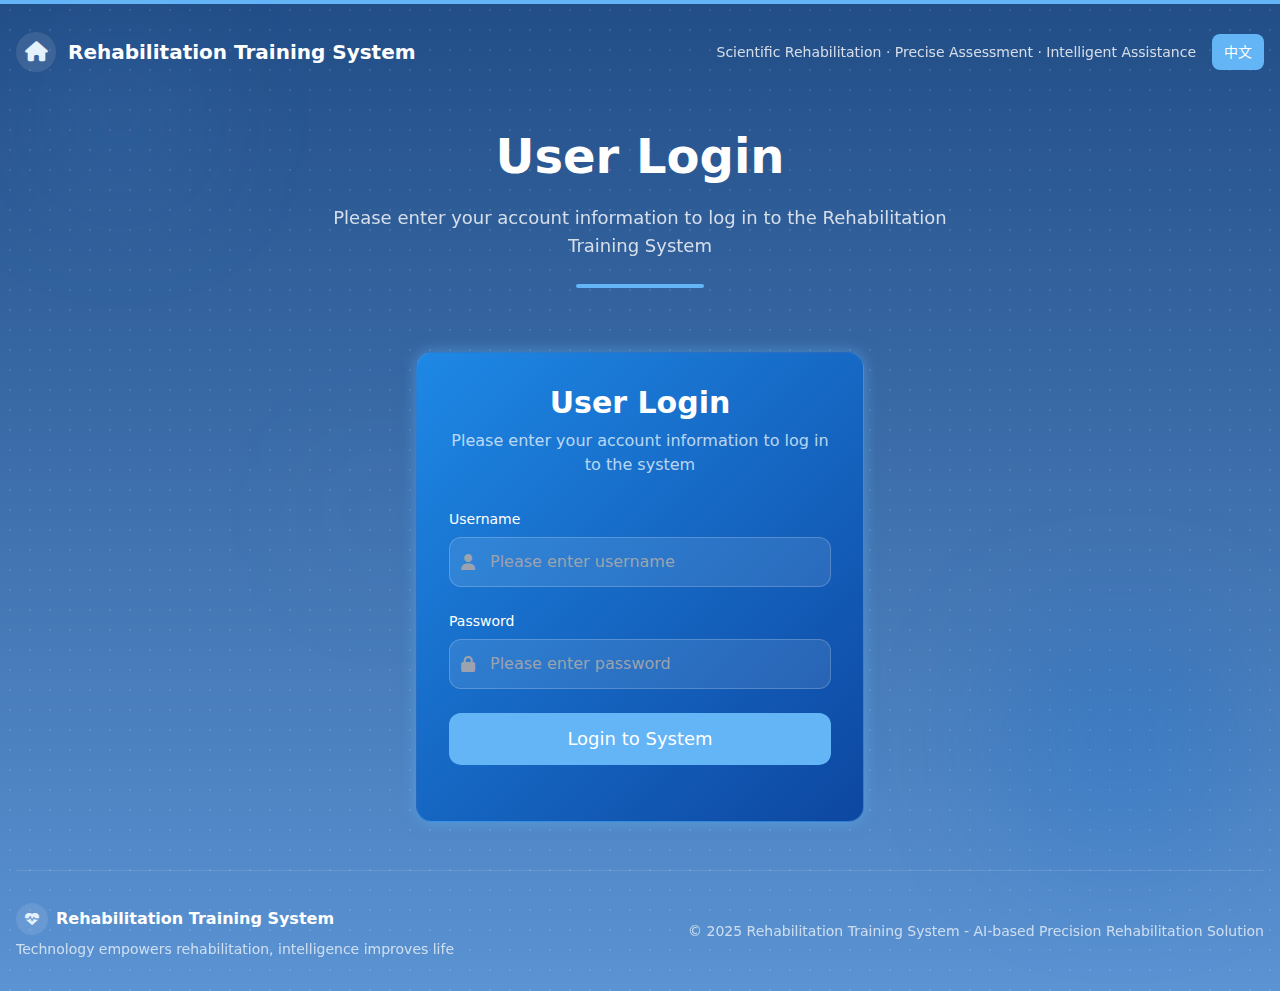
<file: frontend/lower_limb/patient-details.html>
<!DOCTYPE html>
<html lang="zh-CN">
<head>
  <meta charset="UTF-8">
  <meta name="viewport" content="width=device-width, initial-scale=1.0">
  <title>患者详情 - 康复训练管理系统</title>
  <!-- 引入Tailwind CSS -->
    <script src="../libs/tailwindcss/tailwindcss.js"></script>
    <!-- 本地Font Awesome -->
    <link href="../libs/font-awesome/font-awesome.min.css" rel="stylesheet">
  <!-- 引入Chart.js -->
    <script src="../libs/chart/chart.js"></script>
  
  <!-- 配置Tailwind -->
  <script>
    tailwind.config = {
      theme: {
        extend: {
          colors: {
            primary: '#0066CC',
            secondary: '#1E88E5',
            accent: '#64B5F6',
            dark: '#0D47A1',
            light: '#E3F2FD',
            deep: '#0A3A7A',
            med: '#1565C0',
            success: '#10B981',
            warning: '#F59E0B',
            danger: '#EF4444'
          },
          fontFamily: {
            sans: ['Inter', 'system-ui', 'sans-serif'],
          },
        },
      }
    }
  </script>
  
  <style type="text/tailwindcss">
    @layer utilities {
      .content-auto {
        content-visibility: auto;
      }
      .card-gradient {
        background: linear-gradient(135deg, #1E88E5 0%, #0D47A1 100%);
      }
      .bg-grid {
        background-image: 
          radial-gradient(rgba(255, 255, 255, 0.1) 1px, transparent 1px),
          linear-gradient(to bottom, rgba(10, 58, 122, 0.9), rgba(21, 101, 192, 0.7));
        background-size: 20px 20px, 100% 100%;
      }
      .border-glow {
        box-shadow: 0 0 15px rgba(100, 181, 246, 0.5);
      }
      .pulse-glow {
        animation: pulse-glow 2s infinite;
      }
      @keyframes pulse-glow {
        0%, 100% { box-shadow: 0 0 15px rgba(100, 181, 246, 0.5); }
        50% { box-shadow: 0 0 25px rgba(100, 181, 246, 0.8); }
      }
      .fade-in {
        animation: fadeIn 1s ease-in-out;
      }
      @keyframes fadeIn {
        from { opacity: 0; transform: translateY(20px); }
        to { opacity: 1; transform: translateY(0); }
      }
      .modal-enter {
        animation: modalEnter 0.3s ease-out;
      }
      @keyframes modalEnter {
        from {
          opacity: 0;
          transform: scale(0.9) translateY(-20px);
        }
        to {
          opacity: 1;
          transform: scale(1) translateY(0);
        }
      }
    }
    
    .text-gray-500 {
      color: rgba(156, 163, 175, 0.8) !important;
    }
    
    .empty-state {
      color: rgba(156, 163, 175, 0.7) !important;
    }
    
    .empty-state i {
      opacity: 0.5;
    }
    
    .hover-card {
      transition: all 0.3s ease;
    }
    
    .hover-card:hover {
      transform: translateY(-2px);
      box-shadow: 0 10px 25px rgba(0, 0, 0, 0.2);
    }
    
    .form-input:focus {
      box-shadow: 0 0 0 3px rgba(100, 181, 246, 0.1);
    }
    
    .status-tag {
        padding-left: 0.75rem;
        padding-right: 0.75rem;
        padding-top: 0.25rem;
        padding-bottom: 0.25rem;
        font-size: 0.875rem;
        line-height: 1.25rem;
        border-radius: 9999px;
        border: 1px solid;
    }
    
    .status-acute {
        background-color: rgba(239, 68, 68, 0.2);
        color: rgb(252, 165, 165);
        border-color: rgba(248, 113, 113, 0.3);
    }
    
    .status-recovery {
        background-color: rgba(59, 130, 246, 0.2);
        color: rgb(147, 197, 253);
        border-color: rgba(96, 165, 250, 0.3);
    }
    
    .status-maintenance {
        background-color: rgba(16, 185, 129, 0.2);
        color: rgb(110, 231, 183);
        border-color: rgba(52, 211, 153, 0.3);
    }
    /* 自定义下拉菜单样式 */
            select {
                background-color: rgba(255, 255, 255, 0.1) !important;
                color: white !important;
            }
            
            select option {
                background-color: #0A3A7A !important;
                color: white !important;
            }
            
            select:focus {
                background-color: rgba(255, 255, 255, 0.15) !important;
            }
  </style>
</head>

<body class="bg-gradient-to-br from-deep to-med min-h-screen text-white overflow-x-hidden bg-grid">
  <!-- 顶部装饰线条 -->
  <div class="absolute top-0 left-0 right-0 h-1 bg-accent"></div>
  
  <!-- 页面容器 -->
  <div class="container mx-auto px-4 py-8 relative z-10">
    <!-- 顶部导航 -->
    <header class="flex justify-between items-center mb-8 fade-in">
      <div class="flex items-center">
        <div class="w-10 h-10 rounded-full bg-white/10 flex items-center justify-center mr-3">
          <i class="fa fa-heartbeat text-xl text-light"></i>
        </div>
        <div class="text-xl font-semibold" data-i18n="system_name">康复训练管理系统</div>
      </div>
      <div class="flex items-center space-x-4">
        <div class="text-right">
          <div class="text-sm opacity-80" id="currentDateTime">加载中...</div>
          <div class="text-sm opacity-80" data-i18n="patient_detail_management">患者详情管理</div>
        </div>
        <!-- 语言切换按钮 -->
        <button id="languageSwitch" class="px-3 py-1 bg-accent hover:bg-accent/80 rounded text-sm transition-all duration-300">
          <span data-i18n="switchToEnglish">English</span>
        </button>
      </div>
    </header>
    
    <!-- 返回按钮和患者信息 -->
    <div class="flex justify-between items-center mb-6">
      <button onclick="window.location.href='doctor.html'" class="px-4 py-2 bg-accent hover:bg-accent/80 rounded-lg transition-all duration-300 font-medium flex items-center">
        <i class="fa fa-arrow-left mr-2"></i> <span data-i18n="back_to_dashboard">返回医生工作台</span>
      </button>
      
      <div class="text-right">
        <h1 class="text-3xl font-bold" id="patientName">加载中...</h1>
        <div class="text-sm opacity-80" id="patientInfo">患者ID: 加载中...</div>
      </div>
    </div>
    
    <!-- 标签页导航 -->
    <div class="bg-white/5 rounded-xl p-1 mb-8 fade-in">
      <div class="flex space-x-1">
        <button id="tab-stages" class="tab-btn flex-1 py-3 px-4 rounded-lg font-medium transition-all duration-300 bg-accent text-white" onclick="switchTab('stages')">
          <i class="fa fa-calendar mr-2"></i><span data-i18n="rehab_stages">康复阶段</span>
        </button>
        <button id="tab-rom" class="tab-btn flex-1 py-3 px-4 rounded-lg font-medium transition-all duration-300 bg-transparent hover:bg-white/5" onclick="switchTab('rom')">
          <i class="fa fa-chart-line mr-2"></i><span data-i18n="joint_mobility">关节活动度</span>
        </button>
        <button id="tab-progress" class="tab-btn flex-1 py-3 px-4 rounded-lg font-medium transition-all duration-300 bg-transparent hover:bg-white/5" onclick="switchTab('progress')">
          <i class="fa fa-tasks mr-2"></i><span data-i18n="rehab_progress">康复进度</span>
        </button>
        <button id="tab-training" class="tab-btn flex-1 py-3 px-4 rounded-lg font-medium transition-all duration-300 bg-transparent hover:bg-white/5" onclick="switchTab('training')">
          <i class="fa fa-dumbbell mr-2"></i><span data-i18n="training_plans">训练计划</span>
        </button>
      </div>
    </div>
    
    <!-- 康复阶段管理 -->
    <div id="content-stages" class="tab-content fade-in">
      <div class="flex justify-between items-center mb-6">
        <h2 class="text-2xl font-bold" data-i18n="rehab_stage_management">康复阶段管理</h2>
        <button onclick="showAddStageModal()" class="px-4 py-2 bg-accent hover:bg-accent/80 rounded-lg transition-all duration-300 font-medium flex items-center">
          <i class="fa fa-plus mr-2"></i> <span data-i18n="add_rehab_stage">添加康复阶段</span>
        </button>
      </div>
      
      <div class="grid grid-cols-1 lg:grid-cols-2 gap-6 mb-6">
        <!-- 当前阶段概览 -->
        <div class="card-gradient rounded-2xl p-6 shadow-lg border border-accent/30 border-glow">
          <h3 class="text-xl font-bold mb-4" data-i18n="current_rehab_stage">当前康复阶段</h3>
          <div id="currentStageInfo" class="text-center py-8">
            <div class="text-lg">加载中...</div>
          </div>
        </div>
        
        <!-- 阶段统计 -->
        <div class="bg-white/5 rounded-2xl p-6 border border-white/10">
          <h3 class="text-xl font-bold mb-4" data-i18n="stage_statistics">阶段统计</h3>
          <div class="grid grid-cols-2 gap-4">
            <div class="text-center p-4 bg-white/5 rounded-lg">
              <div class="text-2xl font-bold text-accent" id="totalStages">0</div>
              <div class="text-sm opacity-80" data-i18n="total_stages">总阶段数</div>
            </div>
            <div class="text-center p-4 bg-white/5 rounded-lg">
              <div class="text-2xl font-bold text-success" id="activeStages">0</div>
              <div class="text-sm opacity-80" data-i18n="in_progress">进行中</div>
            </div>
            <div class="text-center p-4 bg-white/5 rounded-lg">
              <div class="text-2xl font-bold text-warning" id="completedStages">0</div>
              <div class="text-sm opacity-80" data-i18n="completed">已完成</div>
            </div>
            <div class="text-center p-4 bg-white/5 rounded-lg">
              <div class="text-2xl font-bold text-blue-400" id="plannedStages">0</div>
              <div class="text-sm opacity-80" data-i18n="planned">待开始</div>
            </div>
          </div>
        </div>
      </div>
      
      <!-- 阶段列表 -->
      <div class="bg-white/5 rounded-xl p-6">
        <h3 class="text-xl font-bold mb-4" data-i18n="all_rehab_stages">所有康复阶段</h3>
        <div id="rehabilitationStagesList">
          <div class="text-center py-12 empty-state">
            <i class="fa fa-calendar-plus text-5xl mb-4"></i>
            <div class="text-xl mb-2" data-i18n="no_rehab_stages">暂无康复阶段记录</div>
            <div class="text-sm opacity-70" data-i18n="no_rehab_stages_desc">请添加康复阶段信息来开始管理患者的康复过程</div>
          </div>
        </div>
      </div>
    </div>
    
    <!-- 关节活动度管理 -->
    <div id="content-rom" class="tab-content hidden fade-in">
      <div class="flex justify-between items-center mb-6">
        <h2 class="text-2xl font-bold" data-i18n="joint_mobility_records">关节活动度记录</h2>
        <div class="flex space-x-3">
          <button onclick="exportROMData()" class="px-4 py-2 bg-green-500 hover:bg-green-600 rounded-lg transition-all duration-300 font-medium flex items-center">
            <i class="fa fa-download mr-2"></i> <span data-i18n="export_data">导出数据</span>
          </button>
          <button onclick="showAddROMModal()" class="px-4 py-2 bg-accent hover:bg-accent/80 rounded-lg transition-all duration-300 font-medium flex items-center">
            <i class="fa fa-plus mr-2"></i> <span data-i18n="add_record">添加记录</span>
          </button>
        </div>
      </div>
      
      <!-- 活动度趋势图表 -->
      <div class="bg-white/5 rounded-xl p-6 mb-6">
        <h3 class="text-xl font-bold mb-4" data-i18n="joint_mobility_trend">关节活动度趋势</h3>
        <div class="h-80">
          <canvas id="romTrendChart"></canvas>
        </div>
      </div>
      
      <!-- 记录列表 -->
      <div class="bg-white/5 rounded-xl p-6">
        <h3 class="text-xl font-bold mb-4" data-i18n="mobility_records_list">活动度记录列表</h3>
        <div id="jointROMList">
          <div class="text-center py-12 empty-state">
            <i class="fa fa-chart-line text-5xl mb-4"></i>
            <div class="text-xl mb-2" data-i18n="no_joint_mobility_records">暂无关节活动度记录</div>
            <div class="text-sm opacity-70" data-i18n="no_joint_mobility_records_desc">请添加关节活动度测量数据来跟踪患者的康复进展</div>
          </div>
        </div>
      </div>
    </div>
    
    <!-- 康复进度跟踪 -->
    <div id="content-progress" class="tab-content hidden fade-in">
      <div class="flex justify-between items-center mb-6">
        <h2 class="text-2xl font-bold" data-i18n="rehab_progress_tracking">康复进度跟踪</h2>
        <div class="flex space-x-3">
          <button onclick="generateProgressReport()" class="px-4 py-2 bg-green-500 hover:bg-green-600 rounded-lg transition-all duration-300 font-medium flex items-center">
            <i class="fa fa-file-pdf-o mr-2"></i> <span data-i18n="generate_report">生成报告</span>
          </button>
          <button onclick="showAddProgressModal()" class="px-4 py-2 bg-accent hover:bg-accent/80 rounded-lg transition-all duration-300 font-medium flex items-center">
            <i class="fa fa-plus mr-2"></i> <span data-i18n="add_record">添加记录</span>
          </button>
        </div>
      </div>
      
      <!-- 进度概览 -->
      <div class="grid grid-cols-1 lg:grid-cols-3 gap-6 mb-6">
        <div class="card-gradient rounded-2xl p-6 shadow-lg border border-accent/30 border-glow">
          <div class="text-center">
            <div class="text-4xl font-bold mb-2" id="overallProgress">0%</div>
            <div class="text-lg" data-i18n="overall_rehab_progress">整体康复进度</div>
            <div class="w-full bg-white/20 rounded-full h-3 mt-4">
              <div class="bg-accent h-3 rounded-full" id="overallProgressBar" style="width: 0%"></div>
            </div>
          </div>
        </div>
        
        <div class="bg-white/5 rounded-2xl p-6 border border-white/10">
          <div class="text-center">
            <div class="text-3xl font-bold text-success mb-2" id="avgJointMobility">0%</div>
            <div class="text-lg" data-i18n="joint_mobility">关节活动度</div>
            <div class="text-sm opacity-80 mt-2" data-i18n="average_progress">平均进度</div>
          </div>
        </div>
        
        <div class="bg-white/5 rounded-2xl p-6 border border-white/10">
          <div class="text-center">
            <div class="text-3xl font-bold text-warning mb-2" id="avgMuscleStrength">0%</div>
            <div class="text-lg" data-i18n="muscle_strength_recovery">肌力恢复</div>
            <div class="text-sm opacity-80 mt-2" data-i18n="average_progress">平均进度</div>
          </div>
        </div>
      </div>
      
      <!-- 进度趋势图表 -->
      <div class="bg-white/5 rounded-xl p-6 mb-6">
        <h3 class="text-xl font-bold mb-4" data-i18n="rehab_progress_trend">康复进度趋势</h3>
        <div class="h-80">
          <canvas id="progressTrendChart"></canvas>
        </div>
      </div>
      
      <!-- 进度记录列表 -->
      <div class="bg-white/5 rounded-xl p-6">
        <h3 class="text-xl font-bold mb-4" data-i18n="progress_records_list">进度记录列表</h3>
        <div id="progressTrackingList">
          <div class="text-center py-12 empty-state">
            <i class="fa fa-tasks text-5xl mb-4"></i>
            <div class="text-xl mb-2" data-i18n="no_progress_records">暂无康复进度记录</div>
            <div class="text-sm opacity-70" data-i18n="no_progress_records_desc">请添加康复进度跟踪信息来监控患者的恢复情况</div>
          </div>
        </div>
      </div>
    </div>
    
    <!-- 训练计划管理 -->
    <div id="content-training" class="tab-content hidden fade-in">
      <div class="flex justify-between items-center mb-6">
        <h2 class="text-2xl font-bold" data-i18n="training_plan_management">训练计划管理</h2>
        <button onclick="showAddTrainingPlanModal()" class="px-4 py-2 bg-accent hover:bg-accent/80 rounded-lg transition-all duration-300 font-medium flex items-center">
          <i class="fa fa-plus mr-2"></i> <span data-i18n="add_training_plan">添加训练计划</span>
        </button>
      </div>
      
      <!-- 训练统计 -->
      <div class="grid grid-cols-2 md:grid-cols-4 gap-4 mb-6">
        <div class="bg-gradient-to-br from-blue-500/20 to-blue-600/20 rounded-xl p-4 border border-blue-400/30">
          <div class="flex items-center justify-between">
            <div>
              <div class="text-2xl font-bold text-white" id="totalPlans">0</div>
              <div class="text-sm opacity-80" data-i18n="total_plans">总计划数</div>
            </div>
            <div class="w-10 h-10 bg-blue-500/30 rounded-full flex items-center justify-center">
              <i class="fa fa-list-alt text-blue-300"></i>
            </div>
          </div>
        </div>
        
        <div class="bg-gradient-to-br from-green-500/20 to-green-600/20 rounded-xl p-4 border border-green-400/30">
          <div class="flex items-center justify-between">
            <div>
              <div class="text-2xl font-bold text-white" id="activePlans">0</div>
              <div class="text-sm opacity-80" data-i18n="in_progress">进行中</div>
            </div>
            <div class="w-10 h-10 bg-green-500/30 rounded-full flex items-center justify-center">
              <i class="fa fa-play-circle text-green-300"></i>
            </div>
          </div>
        </div>
        
        <div class="bg-gradient-to-br from-purple-500/20 to-purple-600/20 rounded-xl p-4 border border-purple-400/30">
          <div class="flex items-center justify-between">
            <div>
              <div class="text-2xl font-bold text-white" id="completedPlans">0</div>
              <div class="text-sm opacity-80" data-i18n="completed">已完成</div>
            </div>
            <div class="w-10 h-10 bg-purple-500/30 rounded-full flex items-center justify-center">
              <i class="fa fa-check-circle text-purple-300"></i>
            </div>
          </div>
        </div>
        
        <div class="bg-gradient-to-br from-orange-500/20 to-orange-600/20 rounded-xl p-4 border border-orange-400/30">
          <div class="flex items-center justify-between">
            <div>
              <div class="text-2xl font-bold text-white" id="complianceRate">0%</div>
              <div class="text-sm opacity-80" data-i18n="compliance_rate">依从率</div>
            </div>
            <div class="w-10 h-10 bg-orange-500/30 rounded-full flex items-center justify-center">
              <i class="fa fa-chart-line text-orange-300"></i>
            </div>
          </div>
        </div>
      </div>
      
      <!-- 训练计划列表 -->
      <div class="bg-white/5 rounded-xl p-6">
        <h3 class="text-xl font-bold mb-4" data-i18n="training_plans_list">训练计划列表</h3>
        <div id="trainingPlansList">
          <div class="text-center py-12 empty-state">
            <i class="fa fa-dumbbell text-5xl mb-4"></i>
            <div class="text-xl mb-2" data-i18n="no_training_plans">暂无训练计划</div>
            <div class="text-sm opacity-70" data-i18n="no_training_plans_desc">请为患者制定个性化的训练计划</div>
          </div>
        </div>
      </div>
    </div>


      <!-- 底部信息 -->
  <footer class="text-center pt-8 border-t border-white/10 fade-in mt-12">
    <div class="flex flex-col md:flex-row justify-between items-center">
      <div class="mb-4 md:mb-0">
        <div class="flex items-center justify-center md:justify-start">
          <div class="w-8 h-8 rounded-full bg-white/10 flex items-center justify-center mr-2">
            <i class="fa fa-heartbeat text-sm text-light"></i>
          </div>
          <span class="font-semibold" data-i18n="system_name">康复训练管理系统</span>
        </div>
        <div class="text-sm opacity-70 mt-1" data-i18n="system_slogan">科技赋能康复，智能改善生活</div>
      </div>
      
      <div class="text-sm opacity-70">
        © 2025 <span data-i18n="system_name">康复训练管理系统</span> - <span data-i18n="system_description">基于AI的精准康复解决方案</span>
      </div>
    </div>
  </footer>
  </div>
  

  
  <!-- 背景装饰元素 -->
  <div class="absolute top-0 left-0 w-full h-full pointer-events-none">
    <div class="absolute top-10 left-10 w-40 h-40 rounded-full bg-accent/10 blur-3xl"></div>
    <div class="absolute bottom-10 right-10 w-60 h-60 rounded-full bg-primary/20 blur-3xl"></div>
    <div class="absolute top-1/2 left-1/4 w-32 h-32 rounded-full bg-accent/5 blur-3xl"></div>
  </div>
</body>
<script src="../static/js/common.js"></script>
 <script src="../static/js/i18nManage.js"></script>
<!-- 引入所有模态框 -->
<script src="../static/js/modals.js?2"></script>

<!-- 主JavaScript代码 -->
<script>


// 页面加载完成后执行
document.addEventListener('DOMContentLoaded',async function() {
 
    // 初始化国际化
  await i18n.init();
    
    // 添加语言切换事件
    document.getElementById('languageSwitch').addEventListener('click', switchLanguage);

     creatModal();
    
    initializePage();
    // 更新日期时间显示
    updateDateTime();
    setInterval(updateDateTime, 1000);
  
});

 

// 更新日期时间显示
function updateDateTime() {
    const now = new Date();
    const options = { 
        year: 'numeric', 
        month: 'long', 
        day: 'numeric',
        hour: '2-digit',
        minute: '2-digit',
        second: '2-digit',
        weekday: 'long'
    };
    
    if (i18n.currentLanguage === 'zh-CN') {
        document.getElementById('currentDateTime').textContent = now.toLocaleString('zh-CN', options);
    } else {
        document.getElementById('currentDateTime').textContent = now.toLocaleString('en-US', options);
    }
}

// 标签页切换功能
function switchTab(tabName) {
    // 隐藏所有内容区域
    document.querySelectorAll('.tab-content').forEach(tab => {
        tab.classList.add('hidden');
    });
    
    // 移除所有标签页的活动状态
    document.querySelectorAll('.tab-btn').forEach(btn => {
        btn.classList.remove('bg-accent', 'text-white');
        btn.classList.add('bg-transparent', 'hover:bg-white/5');
    });
    
    // 显示选中的内容区域
    document.getElementById('content-' + tabName).classList.remove('hidden');
    
    // 设置选中的标签页为活动状态
    document.getElementById('tab-' + tabName).classList.add('bg-accent', 'text-white');
    document.getElementById('tab-' + tabName).classList.remove('bg-transparent', 'hover:bg-white/5');
}
</script>

<script src="../static/js/patient-details.js?2"></script>
</html>
</file>
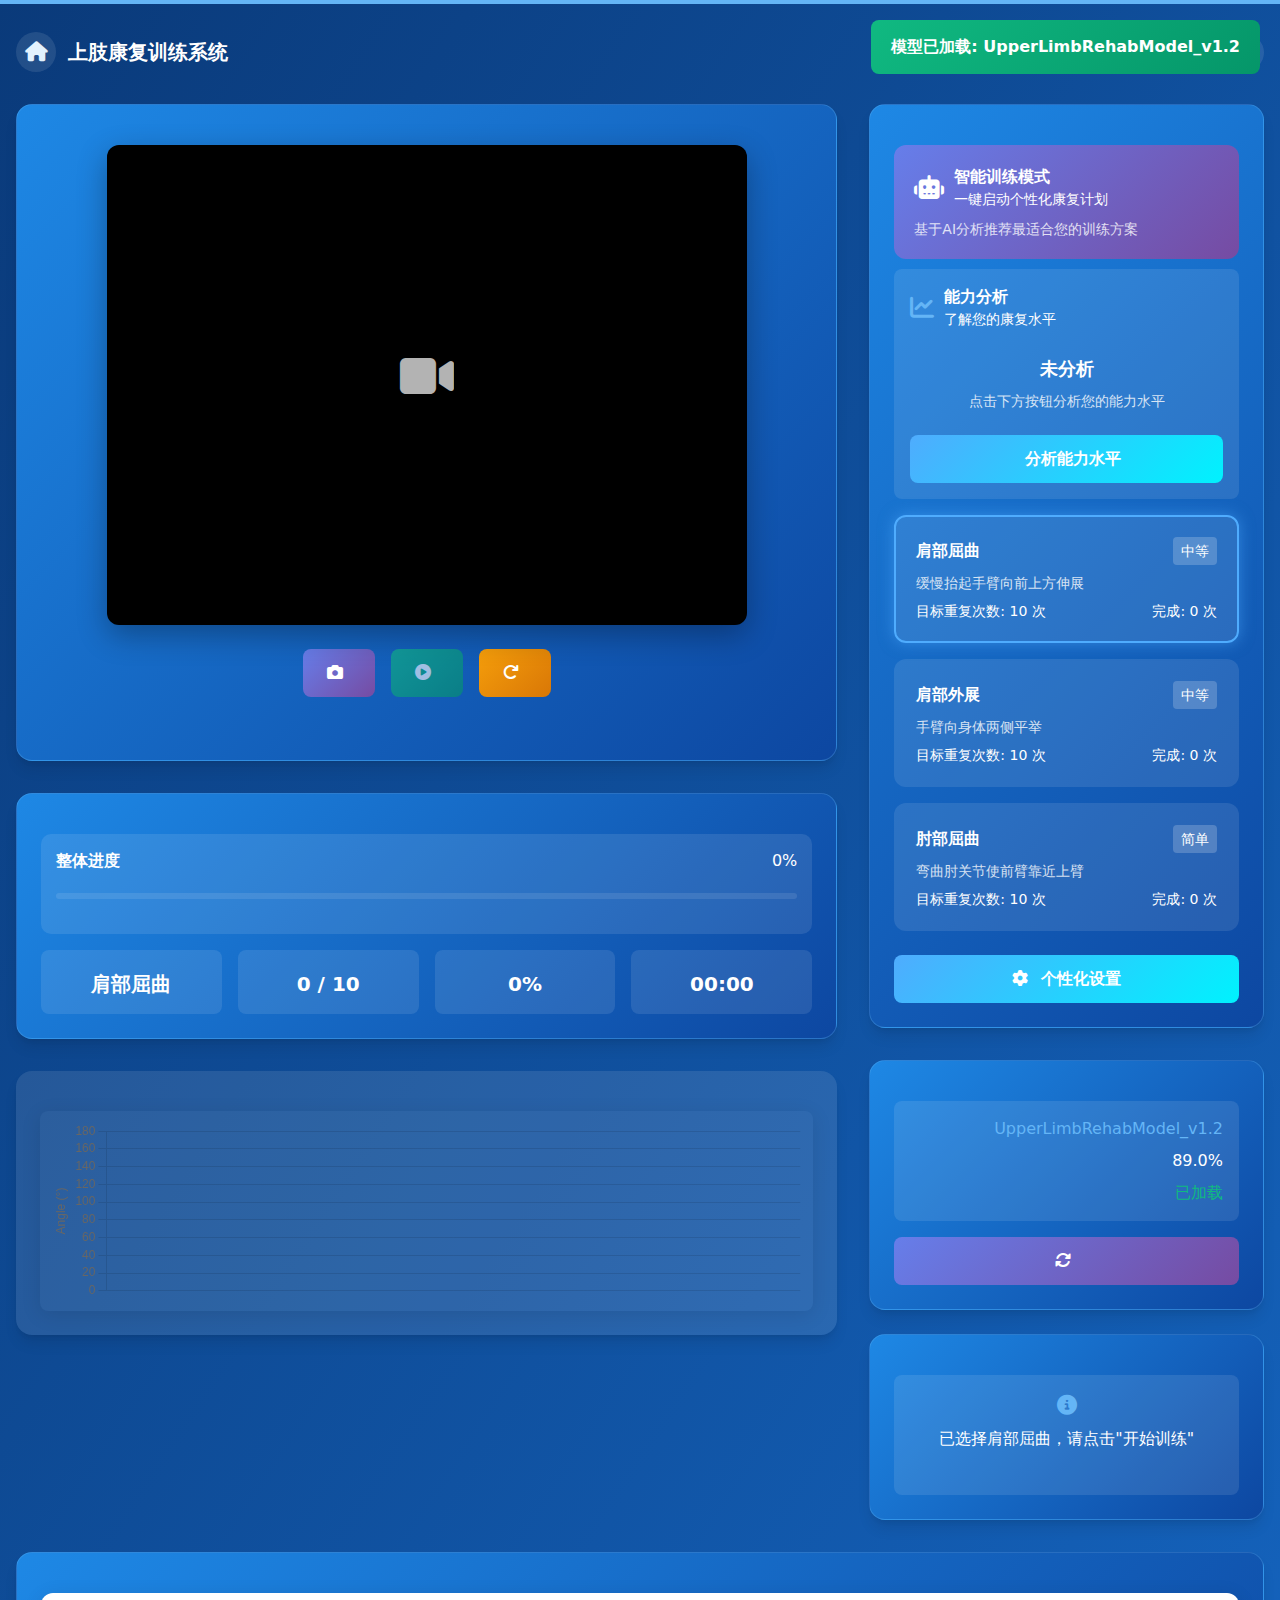
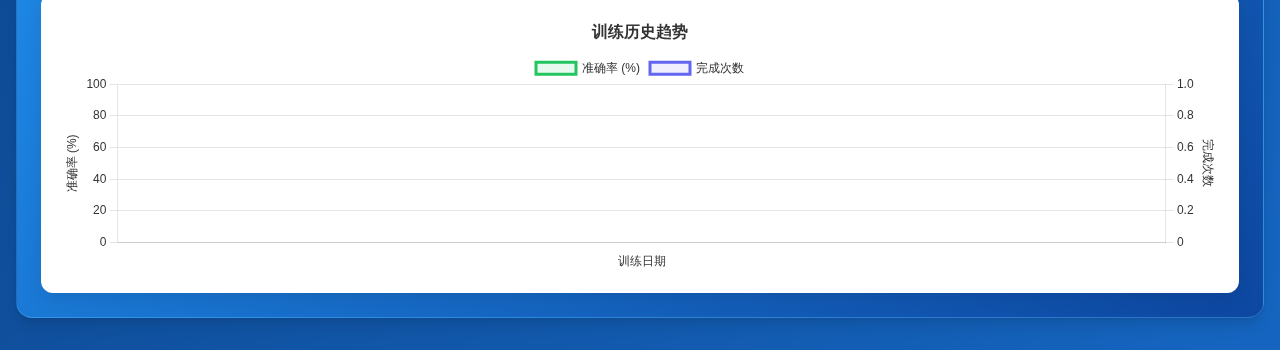
<file: frontend/upper_limb/indexds.html>
<!DOCTYPE html>
<html lang="en">
<head>
    <meta charset="UTF-8">
    <meta name="viewport" content="width=device-width, initial-scale=1.0">
    <title>智能上肢康复训练系统 | Smart Upper Limb Rehabilitation</title>
    <script src="../libs/tailwindcss/tailwindcss.js"></script>
    <link rel="stylesheet" href="../libs/font-awesome/all.min.css">
    <script src="../libs/chart/chart.js"></script>
    <!-- MediaPipe -->
    <script src="../libs/mediapipe/camera_utils.js"></script>
    <script src="../libs/mediapipe/drawing_utils.js"></script>
    <script src="../libs/mediapipe/pose.js"></script>
    <script src="../static/js/common.js"></script>
    <script>
        tailwind.config = {
            theme: {
                extend: {
                    colors: {
                        primary: '#0066CC',
                        secondary: '#1E88E5',
                        accent: '#64B5F6',
                        dark: '#0D47A1',
                        light: '#E3F2FD',
                        deep: '#0A3A7A',
                        med: '#1565C0',
                        success: '#10B981',
                        warning: '#F59E0B',
                        danger: '#EF4444',
                        bronze: '#CD7F32',
                        silver: '#C0C0C0',
                        gold: '#FFD700'
                    },
                    fontFamily: {
                        sans: ['Inter', 'system-ui', 'sans-serif'],
                    }
                },
            }
        }
    </script>
    
    <style>
        .card-gradient {
            background: linear-gradient(135deg, #1E88E5 0%, #0D47A1 100%);
        }
        .border-glow {
            box-shadow: 0 0 15px rgba(100, 181, 246, 0.5);
        }
        .fade-in {
            animation: fadeIn 1s ease-in-out;
        }
        @keyframes fadeIn {
            from { opacity: 0; transform: translateY(20px); }
            to { opacity: 1; transform: translateY(0); }
        }
        
        .progress-container {
            width: 100%;
            background: rgba(255, 255, 255, 0.1);
            border-radius: 10px;
            margin: 20px 0;
            overflow: hidden;
        }
        
        .progress-bar {
            height: 6px;
            background: linear-gradient(90deg, #4facfe 0%, #00f2fe 100%);
            border-radius: 10px;
            transition: width 0.4s ease;
        }
        
        .temp-message {
            position: fixed;
            top: 20px;
            right: 20px;
            padding: 15px 20px;
            border-radius: 8px;
            color: white;
            font-weight: 600;
            z-index: 1001;
            animation: slideIn 0.3s ease, fadeOut 0.3s ease 2.7s;
            animation-fill-mode: forwards;
        }

        .temp-message.success {
            background: linear-gradient(135deg, #10B981 0%, #059669 100%);
        }

        .temp-message.error {
            background: linear-gradient(135deg, #EF4444 0%, #DC2626 100%);
        }

        .temp-message.info {
            background: linear-gradient(135deg, #667eea 0%, #764ba2 100%);
        }

        .temp-message.warning {
            background: linear-gradient(135deg, #F59E0B 0%, #D97706 100%);
        }

        @keyframes slideIn {
            from {
                transform: translateX(100%);
                opacity: 0;
            }
            to {
                transform: translateX(0);
                opacity: 1;
            }
        }

        @keyframes fadeOut {
            from {
                opacity: 1;
            }
            to {
                opacity: 0;
            }
        }

        .video-container {
            position: relative;
            width: 100%;
            max-width: 640px;
            margin: 0 auto;
            border-radius: 12px;
            overflow: hidden;
            box-shadow: 0 10px 30px rgba(0, 0, 0, 0.3);
            background: #000;
            min-height: 480px;
            display: flex;
            align-items: center;
            justify-content: center;
            color: white;
        }
        
        .video-placeholder {
            text-align: center;
            padding: 20px;
        }

        .video-placeholder i {
            font-size: 48px;
            margin-bottom: 10px;
            opacity: 0.7;
        }

        .action-btn {
            transition: all 0.3s ease;
            position: relative;
            overflow: hidden;
        }
        
        .action-btn::after {
            content: '';
            position: absolute;
            top: 0;
            left: -100%;
            width: 100%;
            height: 100%;
            background: linear-gradient(90deg, transparent, rgba(255,255,255,0.2), transparent);
            transition: left 0.5s;
        }
        
        .action-btn:hover::after {
            left: 100%;
        }

        .loader {
            border: 3px solid #f3f3f3;
            border-top: 3px solid #3498db;
            border-radius: 50%;
            width: 20px;
            height: 20px;
            animation: spin 1s linear infinite;
            display: inline-block;
            margin-right: 10px;
        }

        @keyframes spin {
            0% { transform: rotate(0deg); }
            100% { transform: rotate(360deg); }
        }

        .btn {
            padding: 12px 24px;
            border-radius: 8px;
            font-weight: 600;
            cursor: pointer;
            transition: all 0.3s ease;
            border: none;
            outline: none;
        }
        
        .btn-primary {
            background: linear-gradient(135deg, #667eea 0%, #764ba2 100%);
            color: white;
        }
        
        .btn-primary:hover {
            transform: translateY(-2px);
            box-shadow: 0 5px 15px rgba(0,0,0,0.2);
        }
        
        .btn-secondary {
            background: linear-gradient(135deg, #4facfe 0%, #00f2fe 100%);
            color: white;
        }
        
        .btn-secondary:hover {
            transform: translateY(-2px);
            box-shadow: 0 5px 15px rgba(0,0,0,0.2);
        }
        
        .btn-success {
            background: linear-gradient(135deg, #10B981 0%, #059669 100%);
            color: white;
        }
        
        .btn-success:hover {
            transform: translateY(-2px);
            box-shadow: 0 5px 15px rgba(0,0,0,0.2);
        }
        
        .btn-warning {
            background: linear-gradient(135deg, #F59E0B 0%, #D97706 100%);
            color: white;
        }
        
        .btn-warning:hover {
            transform: translateY(-2px);
            box-shadow: 0 5px 15px rgba(0,0,0,0.2);
        }
        
        .btn:disabled {
            opacity: 0.6;
            cursor: not-allowed;
            transform: none !important;
            box-shadow: none !important;
        }

        .chart-container {
            background: white;
            border-radius: 12px;
            padding: 20px;
            box-shadow: 0 4px 20px rgba(0,0,0,0.1);
            height: 300px;
        }

        .exercise-card {
            background: rgba(255, 255, 255, 0.1);
            border-radius: 12px;
            padding: 20px;
            transition: all 0.3s ease;
            border: 2px solid transparent;
            cursor: pointer;
        }

        .exercise-card:hover {
            background: rgba(255, 255, 255, 0.15);
        }

        .exercise-card.active {
            border-color: #4facfe;
            box-shadow: 0 0 15px rgba(79, 172, 254, 0.5);
        }

        .exercise-card.completed {
            background: rgba(16, 185, 129, 0.2);
        }

        .modal {
            display: none;
            position: fixed;
            top: 0;
            left: 0;
            width: 100%;
            height: 100%;
            background: rgba(0,0,0,0.5);
            justify-content: center;
            align-items: center;
            z-index: 1000;
        }
        
        .modal-content {
            background: white;
            border-radius: 15px;
            width: 90%;
            max-width: 500px;
            max-height: 90vh;
            overflow-y: auto;
            box-shadow: 0 20px 60px rgba(0,0,0,0.3);
        }
        
        .modal-header {
            display: flex;
            justify-content: space-between;
            align-items: center;
            padding: 20px;
            border-bottom: 1px solid #e1e5e9;
            background: linear-gradient(135deg, #667eea 0%, #764ba2 100%);
            color: white;
            border-radius: 15px 15px 0 0;
        }
        
        .modal-title {
            margin: 0;
            color: white;
            font-size: 1.5rem;
        }
        
        .close-btn {
            background: none;
            border: none;
            font-size: 24px;
            cursor: pointer;
            color: white;
            width: auto;
            padding: 5px;
            transition: transform 0.2s;
        }
        
        .close-btn:hover {
            transform: scale(1.1);
        }

        .lang-btn {
            background: rgba(255, 255, 255, 0.1);
            color: white;
            border: none;
            border-radius: 20px;
            padding: 8px 16px;
            font-size: 14px;
            cursor: pointer;
            transition: all 0.3s ease;
            margin-left: 10px;
        }
        
        .lang-btn:hover {
            background: rgba(255, 255, 255, 0.2);
        }

        /* 新增样式 */
        .target-pose-indicator {
            position: absolute;
            width: 100%;
            height: 100%;
            top: 0;
            left: 0;
            pointer-events: none;
            z-index: 10;
        }

        .step-indicator {
            display: flex;
            justify-content: center;
            gap: 10px;
            margin: 15px 0;
        }

        .step-dot {
            width: 12px;
            height: 12px;
            border-radius: 50%;
            background: rgba(255, 255, 255, 0.3);
            transition: all 0.3s ease;
        }

        .step-dot.active {
            background: #4facfe;
            transform: scale(1.2);
        }

        .step-dot.completed {
            background: #10B981;
        }

        .achievement-badge {
            background: linear-gradient(135deg, #FFD700 0%, #FFA500 100%);
            color: #7c2d12;
            padding: 8px 12px;
            border-radius: 20px;
            font-size: 12px;
            font-weight: bold;
            margin: 5px;
            display: inline-flex;
            align-items: center;
            gap: 5px;
        }

        .rest-reminder {
            background: linear-gradient(135deg, #F59E0B 0%, #D97706 100%);
            color: white;
            padding: 15px;
            border-radius: 10px;
            margin: 10px 0;
            text-align: center;
            animation: pulse 2s infinite;
        }

        .progress-visualization {
            background: rgba(255, 255, 255, 0.1);
            border-radius: 10px;
            padding: 15px;
            margin: 10px 0;
        }

        .quality-indicator {
            display: flex;
            align-items: center;
            gap: 10px;
            margin: 5px 0;
        }

        .quality-bar {
            flex: 1;
            height: 8px;
            background: rgba(255, 255, 255, 0.2);
            border-radius: 4px;
            overflow: hidden;
        }

        .quality-fill {
            height: 100%;
            background: linear-gradient(90deg, #EF4444, #F59E0B, #10B981);
            border-radius: 4px;
            transition: width 0.5s ease;
        }

        @keyframes pulse {
            0% { transform: scale(1); }
            50% { transform: scale(1.05); }
            100% { transform: scale(1); }
        }

        .visual-guide {
            position: absolute;
            border: 2px dashed #4facfe;
            border-radius: 10px;
            pointer-events: none;
            z-index: 5;
            animation: guidePulse 3s infinite;
        }

        @keyframes guidePulse {
            0%, 100% { opacity: 0.5; }
            50% { opacity: 0.8; }
        }

        .smart-training-card {
            background: linear-gradient(135deg, #667eea 0%, #764ba2 100%);
            border-radius: 12px;
            padding: 20px;
            margin: 10px 0;
            cursor: pointer;
            transition: all 0.3s ease;
        }

        .smart-training-card:hover {
            transform: translateY(-2px);
            box-shadow: 0 10px 25px rgba(0,0,0,0.2);
        }

        .enhanced-feedback {
            background: rgba(255, 255, 255, 0.1);
            border-radius: 10px;
            padding: 15px;
            margin: 10px 0;
            border-left: 4px solid #4facfe;
        }

        .technical-tips {
            background: rgba(16, 185, 129, 0.1);
            border-radius: 8px;
            padding: 10px;
            margin: 5px 0;
        }

        /* 新增样式：成就显示在视频上方 */
        .achievements-overlay {
            position: absolute;
            top: 10px;
            left: 50%;
            transform: translateX(-50%);
            z-index: 20;
            display: flex;
            flex-wrap: wrap;
            justify-content: center;
            gap: 5px;
            max-width: 90%;
        }

        /* 新增样式：按钮文字样式 */
        .btn-text {
            margin-left: 8px;
        }
    </style>
</head>
<body class="bg-gradient-to-br from-deep to-med min-h-screen text-white overflow-x-hidden">
    <!-- 顶部进度条 -->
    <div class="absolute top-0 left-0 right-0 h-1 bg-accent"></div>
    
    <div class="container mx-auto px-4 py-8 relative z-10">
        <!-- 头部 -->
        <header class="flex justify-between items-center mb-8 fade-in">
            <div class="flex items-center">
                <a href="#" class="w-10 h-10 rounded-full bg-white/10 flex items-center justify-center mr-3 hover:bg-white/20 transition-colors" title="返回首页">
                    <i class="fas fa-home text-xl text-light"></i>
                </a>
                <div class="text-xl font-semibold" id="page-title">上肢康复训练系统</div>
            </div>
            <div class="flex items-center">
                <div class="text-right mr-4">
                    <div class="text-sm opacity-80" id="page-subtitle">基于AI模型的上肢康复训练与评估平台</div>
                </div>
                <button class="lang-btn" onclick="toggleLanguage()">
                    <span id="lang-text">English</span>
                </button>
            </div>
        </header>

        <!-- 主要内容区域 -->
        <div class="grid grid-cols-1 lg:grid-cols-3 gap-8">
            <!-- 左侧：摄像头和训练控制 -->
            <div class="lg:col-span-2 space-y-8">
                <!-- 摄像头区域 -->
                <div class="card-gradient rounded-2xl p-6 shadow-lg border border-accent/30 border-glow fade-in">
                    <h2 class="text-2xl font-bold mb-4 text-center" id="camera-section-title">📷 实时康复训练</h2>
                    
                    <!-- 成就显示在视频上方 -->
                    <div class="relative">
                        <div id="achievementsOverlay" class="achievements-overlay"></div>
                        <div class="video-container" id="videoContainer">
                            <video id="webcam" playsinline style="display: none;"></video>
                            <canvas id="output_canvas" style="display: none;"></canvas>
                            <div class="video-placeholder" id="videoPlaceholder">
                                <i class="fas fa-video"></i>
                                <div id="camera-off-text">摄像头未开启</div>
                                <div class="text-sm opacity-80 mt-2" id="camera-hint">点击"开启摄像头"开始训练</div>
                            </div>
                        </div>
                    </div>
                    
                    <div class="flex flex-wrap gap-4 my-6 justify-center">
                        <button id="cameraToggle" onclick="toggleCamera()" class="btn btn-primary">
                            <i class="fas fa-camera"></i>
                            <span class="btn-text" id="camera-btn-text">开启摄像头</span>
                        </button>
                        <button id="startTrainingBtn" onclick="toggleTraining()" disabled class="btn btn-success">
                            <i class="fas fa-play-circle"></i>
                            <span class="btn-text" id="training-btn-text">开始训练</span>
                        </button>
                        <button id="resetTrainingBtn" onclick="resetTraining()" class="btn btn-warning">
                            <i class="fas fa-redo"></i>
                            <span class="btn-text" id="reset-btn-text">重置训练</span>
                        </button>
                    </div>

                    <!-- 步骤指示器 -->
                    <div id="stepIndicatorContainer" class="step-indicator"></div>
                </div>

                <!-- 训练统计 -->
                <div class="card-gradient rounded-2xl p-6 shadow-lg border border-accent/30 border-glow fade-in">
                    <h2 class="text-2xl font-bold mb-4 text-center" id="stats-section-title">📊 训练统计</h2>
                    
                    <!-- 整体进度条 -->
                    <div class="progress-visualization">
                        <div class="flex justify-between items-center mb-2">
                            <span class="font-bold">整体进度</span>
                            <span id="progressPercentage">0%</span>
                        </div>
                        <div class="progress-container">
                            <div id="overallProgressBar" class="progress-bar" style="width: 0%"></div>
                        </div>
                        <div id="progressStats" class="text-sm mt-2"></div>
                    </div>
                    
                    <div class="grid grid-cols-2 md:grid-cols-4 gap-4 mt-4">
                        <div class="bg-white/10 p-4 rounded-lg text-center">
                            <div class="text-sm opacity-80 mb-1" id="current-exercise-label">当前动作</div>
                            <div class="text-xl font-bold" id="currentExercise">未开始</div>
                        </div>
                        <div class="bg-white/10 p-4 rounded-lg text-center">
                            <div class="text-sm opacity-80 mb-1" id="completed-reps-label">完成次数</div>
                            <div class="text-xl font-bold"><span id="completedReps">0</span> / <span id="targetReps">10</span></div>
                        </div>
                        <div class="bg-white/10 p-4 rounded-lg text-center">
                            <div class="text-sm opacity-80 mb-1" id="accuracy-label">准确率</div>
                            <div class="text-xl font-bold" id="accuracyRate">0%</div>
                        </div>
                        <div class="bg-white/10 p-4 rounded-lg text-center">
                            <div class="text-sm opacity-80 mb-1" id="training-time-label">训练时长</div>
                            <div class="text-xl font-bold" id="trainingTime">00:00</div>
                        </div>
                    </div>
                </div>               

                <!-- 姿态数据图表：放在左侧（与AI模型和反馈并列） -->
                <div class="w-full">
                    <div class="bg-white/10 rounded-2xl p-6 shadow-lg">
                        <h3 class="text-xl font-bold mb-4" id="pose-data-chart-title">姿态数据</h3>
                        <div class="chart-container" style="height:200px; background: rgba(255,255,255,0.03); padding: 10px; border-radius: 8px;">
                            <canvas id="poseDataChart"></canvas>
                        </div>
                    </div>
                </div>
            </div>

            <!-- 右侧：康复计划和模型信息 -->
            <div class="space-y-8">
                <!-- 康复计划 -->
                <div class="card-gradient rounded-2xl p-6 shadow-lg border border-accent/30 border-glow fade-in">
                    <h2 class="text-2xl font-bold mb-4 text-center" id="plan-section-title">📋 康复计划</h2>
                    
                    <!-- 消息提醒区域 -->
                    <div id="messageDisplay" class="mb-4"></div>

                    <!-- 智能训练入口 -->
                    <div class="smart-training-card" onclick="startSmartTraining()">
                        <div style="display: flex; align-items: center; gap: 10px; margin-bottom: 10px;">
                            <i class="fas fa-robot text-2xl"></i>
                            <div>
                                <div class="font-bold" id="smart-training-title">智能训练模式</div>
                                <div class="text-sm" id="smart-training-subtitle">一键启动个性化康复计划</div>
                            </div>
                        </div>
                        <div class="text-sm opacity-80" id="smart-training-description">基于AI分析推荐最适合您的训练方案</div>
                    </div>

                    <!-- 能力分析卡片 - 移动到模型上方 -->
                    <div class="bg-white/10 p-4 rounded-lg mb-4">
                        <div style="display: flex; align-items: center; gap: 10px; margin-bottom: 10px;">
                            <i class="fas fa-chart-line text-2xl text-accent"></i>
                            <div>
                                <div class="font-bold" id="ability-analysis-title">能力分析</div>
                                <div class="text-sm" id="ability-analysis-subtitle">了解您的康复水平</div>
                            </div>
                        </div>
                        
                        <div id="abilityDisplay">
                            <div class="text-center py-4">
                                <div class="text-lg font-bold mb-2" id="current-ability-level">未分析</div>
                                <div class="text-sm opacity-80" id="ability-description">点击下方按钮分析您的能力水平</div>
                            </div>
                        </div>
                        
                        <button onclick="analyzePatientAbility()" class="btn btn-secondary w-full mt-2">
                            <i class="fas fa-analytics"></i>
                            <span class="btn-text" id="analyze-ability-btn-text">分析能力水平</span>
                        </button>
                    </div>
                    
                    <div class="space-y-4 mt-4" id="exerciseList">
                        <!-- 康复动作将通过JavaScript动态生成 -->
                    </div>
                    
                    <div class="mt-6">
                        <button onclick="showCustomizeModal()" class="btn btn-secondary w-full">
                            <i class="fas fa-cog"></i>
                            <span class="btn-text" id="customize-btn-text">个性化设置</span>
                        </button>
                    </div>
                </div>

                <!-- 模型信息 -->
                <div class="grid grid-cols-1 gap-6">
                    <div class="flex flex-col lg:flex-row gap-6">
                        <!-- AI 模型 与 实时反馈：放在右侧垂直堆叠 -->
                        <div class="w-full space-y-6">
                            <!-- AI 模型 -->
                            <div class="card-gradient rounded-2xl p-6 shadow-lg border border-accent/30 border-glow">
                                <h2 class="text-2xl font-bold mb-4 text-center" id="model-section-title">🤖 AI模型</h2>
                                <div class="bg-white/10 p-4 rounded-lg">
                                    <div class="flex justify-between items-center mb-2">
                                        <span class="font-semibold" id="current-model-label">当前模型:</span>
                                        <span id="currentModelName" class="text-accent">未加载</span>
                                    </div>
                                    <div class="flex justify-between items-center mb-2">
                                        <span class="font-semibold" id="accuracy-label2">准确率:</span>
                                        <span id="modelAccuracy">-</span>
                                    </div>
                                    <div class="flex justify-between items-center">
                                        <span class="font-semibold" id="status-label">状态:</span>
                                        <span id="modelStatus" class="text-warning">未连接</span>
                                    </div>
                                </div>
                                <div class="mt-4">
                                    <button onclick="loadPublishedModel()" class="btn btn-primary w-full">
                                        <i class="fas fa-sync-alt"></i>
                                        <span class="btn-text" id="load-model-btn-text">加载最新模型</span>
                                    </button>
                                </div>
                            </div>

                            <!-- 实时反馈 -->
                            <div class="card-gradient rounded-2xl p-6 shadow-lg border border-accent/30 border-glow">
                                <h2 class="text-2xl font-bold mb-4 text-center" id="feedback-section-title">💬 实时反馈</h2>
                                <div class="bg-white/10 p-4 rounded-lg min-h-[120px]">
                                    <div id="feedbackMessage" class="text-center">
                                        <i class="fas fa-info-circle text-xl mb-2 opacity-70"></i>
                                        <div id="waiting-feedback">等待训练开始...</div>
                                    </div>
                                </div>
                            </div>
                        </div>
                    </div>
                </div>
            </div>
        </div>

        <!-- 训练历史图表 -->
        <div class="card-gradient rounded-2xl p-6 shadow-lg border border-accent/30 border-glow fade-in mt-8">
            <h2 class="text-2xl font-bold mb-4 text-center" id="history-section-title">📈 训练历史</h2>
            <div class="chart-container">
                <canvas id="trainingHistoryChart"></canvas>
            </div>
        </div>
    </div>

    <!-- 个性化设置模态框 -->
    <div class="modal" id="customizeModal">
        <div class="modal-content">
            <div class="modal-header">
                <h2 class="modal-title" id="customize-modal-title">个性化康复设置</h2>
                <button class="close-btn" onclick="closeCustomizeModal()">&times;</button>
            </div>
            <div style="padding: 20px; color: #333;">
                <div class="mb-4">
                    <label class="block text-sm font-medium mb-2" id="patient-name-label">患者姓名</label>
                    <input type="text" id="patientName" class="w-full p-2 border rounded" placeholder="请输入患者姓名">
                </div>
                <div class="mb-4">
                    <label class="block text-sm font-medium mb-2" id="target-reps-label">目标重复次数</label>
                    <input type="number" id="customTargetReps" class="w-full p-2 border rounded" min="1" max="50" value="10">
                </div>
                <div class="mb-4">
                    <label class="block text-sm font-medium mb-2" id="difficulty-label">训练难度</label>
                    <select id="trainingDifficulty" class="w-full p-2 border rounded">
                        <option value="easy">简单</option>
                        <option value="medium" selected>中等</option>
                        <option value="hard">困难</option>
                    </select>
                </div>
                <div class="mb-4">
                    <label class="block text-sm font-medium mb-2" id="select-exercises-label">选择康复动作</label>
                    <div class="space-y-2">
                        <label class="flex items-center">
                            <input type="checkbox" class="mr-2" value="shoulder_flexion" checked>
                            <span id="shoulder_flexion_label">肩部屈曲</span>
                        </label>
                        <label class="flex items-center">
                            <input type="checkbox" class="mr-2" value="shoulder_abduction" checked>
                            <span id="shoulder_abduction_label">肩部外展</span>
                        </label>
                        <label class="flex items-center">
                            <input type="checkbox" class="mr-2" value="elbow_flexion" checked>
                            <span id="elbow_flexion_label">肘部屈曲</span>
                        </label>
                        <label class="flex items-center">
                            <input type="checkbox" class="mr-2" value="wrist_flexion">
                            <span id="wrist_flexion_label">腕部屈曲</span>
                        </label>
                        <label class="flex items-center">
                            <input type="checkbox" class="mr-2" value="arm_rotation">
                            <span id="arm_rotation_label">手臂旋转</span>
                        </label>
                    </div>
                </div>
                <div class="flex justify-end mt-6">
                    <button onclick="closeCustomizeModal()" class="btn bg-gray-500 hover:bg-gray-600 text-white mr-2">
                        <i class="fas fa-times"></i>
                        <span class="btn-text" id="cancel-btn">取消</span>
                    </button>
                    <button onclick="saveCustomization()" class="btn btn-primary">
                        <i class="fas fa-save"></i>
                        <span class="btn-text" id="save-btn">保存设置</span>
                    </button>
                </div>
            </div>
        </div>
    </div>

    <!-- 能力分析结果模态框 -->
    <div class="modal" id="abilityAnalysisModal">
        <div class="modal-content">
            <div class="modal-header">
                <h2 class="modal-title" id="ability-modal-title">能力分析结果</h2>
                <button class="close-btn" onclick="closeAbilityAnalysisModal()">&times;</button>
            </div>
            <div style="padding: 20px; color: #333;">
                <div id="abilityAnalysisResult">
                    <!-- 分析结果将在这里显示 -->
                </div>
                <div class="flex justify-end mt-6">
                    <button onclick="closeAbilityAnalysisModal()" class="btn bg-gray-500 hover:bg-gray-600 text-white mr-2">
                        <i class="fas fa-times"></i>
                        <span class="btn-text" id="close-ability-btn">关闭</span>
                    </button>
                    <button onclick="applyAbilityRecommendations()" class="btn btn-primary">
                        <i class="fas fa-check"></i>
                        <span class="btn-text" id="apply-recommendations-btn">应用建议</span>
                    </button>
                </div>
            </div>
        </div>
    </div>

    <script>
        // ========== 全局变量声明 ==========
        let videoElement = null;
        let canvasElement = null;
        let pose = null;
        let camera = null;
        let poseDataChart = null;
        let poseChartData = [];
        let currentPoseMetricKey = 'elbow_flexion';
        let isTraining = false;
        let trainingStartTime = null;
        let trainingTimer = null;
        let currentExerciseIndex = 0;
        let completedReps = 0;
        let targetReps = 10;
        let correctPredictions = 0;
        let totalPredictions = 0;
        let publishedModel = null;
        let trainingHistoryChart = null;
        let exerciseList = [];
        let currentExercise = null;
        let voiceAssistant = null;
        let lastRepTime = 0;
        const REP_COOLDOWN = 2000;
        let restTimer = null;
        let animationFrameId = null;
        let currentLanguage = localStorage.getItem('rehab_language') || 'zh';

        // ========== 新增系统实例 ==========
        let visualGuideSystem;
        let stepIndicator;
        let smartTrainingMode;
        let achievementSystem;
        let restReminderSystem;
        let enhancedFeedbackSystem;
        let progressVisualization;

        // ========== 语音助手类 ==========
        class VoiceAssistant {
            constructor() {
                this.synth = window.speechSynthesis;
                this.voices = [];
                this.available = false;
                
                // 检查浏览器支持
                if (this.synth) {
                    this.available = true;
                    this.loadVoices();
                }
            }
            
            loadVoices() {
                this.voices = this.synth.getVoices();
                
                // 如果没有加载到语音，等待voiceschanged事件
                if (this.voices.length === 0) {
                    this.synth.onvoiceschanged = () => {
                        this.voices = this.synth.getVoices();
                    };
                }
            }
            
            speak(text, rate = 1.0, pitch = 1.0) {
                if (!this.available) {
                    console.log('语音合成不可用:', text);
                    return;
                }
                
                // 停止当前语音
                this.synth.cancel();
                
                // 创建语音实例
                const utterance = new SpeechSynthesisUtterance(text);
                
                // 设置语音参数
                utterance.rate = rate;
                utterance.pitch = pitch;
                
                // 选择中文语音（如果可用）
                const chineseVoice = this.voices.find(voice => 
                    voice.lang.includes('zh') || voice.lang.includes('CN')
                );
                
                if (chineseVoice && currentLanguage === 'zh') {
                    utterance.voice = chineseVoice;
                }
                
                // 播放语音
                this.synth.speak(utterance);
            }
            
            // 训练相关语音提示
            trainingStart() {
                this.speak(currentLanguage === 'zh' ? 
                    '训练开始，请按照示范完成动作' : 
                    'Training started, please follow the demonstration to complete the exercises');
            }
            
            exerciseComplete(count, total) {
                this.speak(currentLanguage === 'zh' ? 
                    `很好！已完成 ${count} 次，目标 ${total} 次` : 
                    `Great! Completed ${count} times, target ${total} times`);
            }
            
            trainingComplete() {
                this.speak(currentLanguage === 'zh' ? 
                    '恭喜！训练完成，休息一下吧' : 
                    'Congratulations! Training completed, take a rest');
            }
            
            correctionNeeded() {
                this.speak(currentLanguage === 'zh' ? 
                    '动作需要调整，请参考示范' : 
                    'Action needs adjustment, please refer to the demonstration');
            }
            
            restReminder() {
                this.speak(currentLanguage === 'zh' ? 
                    '已经训练了一段时间了，建议休息一下' : 
                    'You have been training for a while, it is recommended to take a break');
            }
        }

        // ========== 多语言支持 ==========
        const i18n = {
            en: {
                // 页面标题和副标题
                pageTitle: 'Upper Limb Rehabilitation Training System',
                pageSubtitle: 'AI-based Upper Limb Rehabilitation Training and Assessment Platform',
                
                // 语言切换按钮
                langText: '中文',
                
                // 各部分标题
                cameraSectionTitle: '📷 Real-time Rehabilitation Training',
                statsSectionTitle: '📊 Training Statistics',
                planSectionTitle: '📋 Rehabilitation Plan',
                modelSectionTitle: '🤖 AI Model',
                feedbackSectionTitle: '💬 Real-time Feedback',
                historySectionTitle: '📈 Training History',
                poseDataChartTitle: 'Pose Data',
                
                // 摄像头区域
                cameraOffText: 'Camera Off',
                cameraHint: 'Click "Start Camera" to begin training',
                cameraBtnText: 'Start Camera',
                trainingBtnText: 'Start Training',
                resetBtnText: 'Reset Training',
                
                // 训练统计
                currentExerciseLabel: 'Current Exercise',
                completedRepsLabel: 'Completed Reps',
                accuracyLabel: 'Accuracy',
                trainingTimeLabel: 'Training Time',
                
                // 模型信息
                currentModelLabel: 'Current Model:',
                accuracyLabel2: 'Accuracy:',
                statusLabel: 'Status:',
                loadModelBtnText: 'Load Latest Model',
                
                // 康复计划
                customizeBtnText: 'Customize Settings',
                
                // 实时反馈
                waitingFeedback: 'Waiting for training to start...',
                
                // 模态框
                customizeModalTitle: 'Personalized Rehabilitation Settings',
                patientNameLabel: 'Patient Name',
                targetRepsLabel: 'Target Repetitions',
                difficultyLabel: 'Training Difficulty',
                selectExercisesLabel: 'Select Rehabilitation Exercises',
                cancelBtn: 'Cancel',
                saveBtn: 'Save Settings',
                
                // 康复动作名称
                shoulder_flexion: 'Shoulder Flexion',
                shoulder_abduction: 'Shoulder Abduction',
                elbow_flexion: 'Elbow Flexion',
                wrist_flexion: 'Wrist Flexion',
                arm_rotation: 'Arm Rotation',
                
                // 难度级别
                easy: 'Easy',
                medium: 'Medium',
                hard: 'Hard',
                
                // 训练状态
                notStarted: 'Not Started',
                notConnected: 'Not Connected',
                loaded: 'Loaded',
                
                // 临时消息
                cameraStarted: 'Camera started successfully',
                cameraStopped: 'Camera stopped',
                trainingStarted: 'Training started!',
                trainingStopped: 'Training stopped!',
                trainingReset: 'Training data reset',
                modelLoaded: 'Model loaded successfully',
                customizationSaved: 'Customization saved successfully',
                noModelFound: 'No published model found, please publish a model in the training page first',
                noExerciseSelected: 'Please select an exercise first',
                noCameraStarted: 'Please start the camera first',
                mediapipeError: 'MediaPipe initialization failed, please refresh the page and try again',
                cameraPermissionError: 'Camera permission denied, please allow camera access',
                cameraNotFoundError: 'No camera device found',
                cameraNotSupportedError: 'Browser does not support camera function',
                cameraParameterError: 'Cannot satisfy camera parameter requirements',
                cameraGeneralError: 'Unable to start camera',
                
                // 反馈消息
                selectExerciseFeedback: 'Please select an exercise to start training',
                trainingStoppedFeedback: 'Training stopped',
                trainingResetFeedback: 'Training reset, please select an exercise to start new training',
                allExercisesCompleted: 'Congratulations! You have completed all rehabilitation exercises!',
                planCompleted: 'Rehabilitation plan completed!',
                startExerciseFeedback: 'Starting {exercise} training, please follow the instructions to complete the exercises',
                exerciseProgressFeedback: 'Great! Completed {completed}/{target} exercises',
                exerciseCompletedFeedback: 'Congratulations! Completed all {target} exercises',
                adjustmentNeededFeedback: 'Action needs adjustment, please refer to the demonstration',
                
                // 图表标签
                accuracyChartLabel: 'Accuracy (%)',
                repsChartLabel: 'Completed Reps',
                trainingHistoryTitle: 'Training History Trend',
                trainingDateLabel: 'Training Date',
                
                // 能力分析相关
                'ability-analysis-title': 'Ability Analysis',
                'ability-analysis-subtitle': 'Understand Your Rehabilitation Level',
                'analyze-ability-btn-text': 'Analyze Ability Level',
                'ability-modal-title': 'Ability Analysis Results',
                'close-ability-btn': 'Close',
                'apply-recommendations-btn': 'Apply Recommendations',
                
                // 智能训练相关
                'smart-training-title': 'Smart Training Mode',
                'smart-training-subtitle': 'One-click personalized rehabilitation plan',
                'smart-training-description': 'Based on AI analysis to recommend the most suitable training plan for you'
            },
            zh: {
                // 页面标题和副标题
                pageTitle: '上肢康复训练系统',
                pageSubtitle: '基于AI模型的上肢康复训练与评估平台',
                
                // 语言切换按钮
                langText: 'English',
                
                // 各部分标题
                cameraSectionTitle: '📷 实时康复训练',
                statsSectionTitle: '📊 训练统计',
                planSectionTitle: '📋 康复计划',
                modelSectionTitle: '🤖 AI模型',
                feedbackSectionTitle: '💬 实时反馈',
                historySectionTitle: '📈 训练历史',
                poseDataChartTitle: '姿态数据',
                
                // 摄像头区域
                cameraOffText: '摄像头未开启',
                cameraHint: '点击"开启摄像头"开始训练',
                cameraBtnText: '开启摄像头',
                trainingBtnText: '开始训练',
                resetBtnText: '重置训练',
                
                // 训练统计
                currentExerciseLabel: '当前动作',
                completedRepsLabel: '完成次数',
                accuracyLabel: '准确率',
                trainingTimeLabel: '训练时长',
                
                // 模型信息
                currentModelLabel: '当前模型:',
                accuracyLabel2: '准确率:',
                statusLabel: '状态:',
                loadModelBtnText: '加载最新模型',
                
                // 康复计划
                customizeBtnText: '个性化设置',
                
                // 实时反馈
                waitingFeedback: '等待训练开始...',
                
                // 模态框
                customizeModalTitle: '个性化康复设置',
                patientNameLabel: '患者姓名',
                targetRepsLabel: '目标重复次数',
                difficultyLabel: '训练难度',
                selectExercisesLabel: '选择康复动作',
                cancelBtn: '取消',
                saveBtn: '保存设置',
                
                // 康复动作名称
                shoulder_flexion: '肩部屈曲',
                shoulder_abduction: '肩部外展',
                elbow_flexion: '肘部屈曲',
                wrist_flexion: '腕部屈曲',
                arm_rotation: '手臂旋转',
                
                // 难度级别
                easy: '简单',
                medium: '中等',
                hard: '困难',
                
                // 训练状态
                notStarted: '未开始',
                notConnected: '未连接',
                loaded: '已加载',
                
                // 临时消息
                cameraStarted: '摄像头已开启',
                cameraStopped: '摄像头已关闭',
                trainingStarted: '训练开始！',
                trainingStopped: '训练结束！',
                trainingReset: '训练数据已重置',
                modelLoaded: '模型已加载',
                customizationSaved: '个性化设置已保存',
                noModelFound: '未找到已发布的模型，请先在模型训练页面发布模型',
                noExerciseSelected: '请先选择康复动作',
                noCameraStarted: '请先开启摄像头',
                mediapipeError: 'MediaPipe初始化失败，请刷新页面重试',
                cameraPermissionError: '摄像头权限被拒绝，请允许摄像头访问',
                cameraNotFoundError: '未找到摄像头设备',
                cameraNotSupportedError: '浏览器不支持摄像头功能',
                cameraParameterError: '无法满足摄像头参数要求',
                cameraGeneralError: '无法启动摄像头',
                
                // 反馈消息
                selectExerciseFeedback: '请选择康复动作开始训练',
                trainingStoppedFeedback: '训练已停止',
                trainingResetFeedback: '训练已重置，请选择动作开始新的训练',
                allExercisesCompleted: '恭喜！您已完成所有康复动作！',
                planCompleted: '康复计划完成！',
                startExerciseFeedback: '开始进行{exercise}训练，请按照说明完成动作',
                exerciseProgressFeedback: '很好！已完成 {completed}/{target} 次动作',
                exerciseCompletedFeedback: '恭喜！已完成所有 {target} 次动作',
                adjustmentNeededFeedback: '动作需要调整，请参考示范动作',
                
                // 图表标签
                accuracyChartLabel: '准确率 (%)',
                repsChartLabel: '完成次数',
                trainingHistoryTitle: '训练历史趋势',
                trainingDateLabel: '训练日期',
                
                // 能力分析相关
                'ability-analysis-title': '能力分析',
                'ability-analysis-subtitle': '了解您的康复水平',
                'analyze-ability-btn-text': '分析能力水平',
                'ability-modal-title': '能力分析结果',
                'close-ability-btn': '关闭',
                'apply-recommendations-btn': '应用建议',
                
                // 智能训练相关
                'smart-training-title': '智能训练模式',
                'smart-training-subtitle': '一键启动个性化康复计划',
                'smart-training-description': '基于AI分析推荐最适合您的训练方案'
            }
        };

        // ========== 康复动作配置 ==========
        const exercises = {
            'shoulder_flexion': {
                name: {
                    en: 'Shoulder Flexion',
                    zh: '肩部屈曲'
                },
                description: {
                    en: 'Slowly lift your arm forward and upward',
                    zh: '缓慢抬起手臂向前上方伸展'
                },
                difficulty: 'medium',
                targetMuscles: {
                    en: ['Deltoid', 'Biceps'],
                    zh: ['三角肌', '肱二头肌']
                }
            },
            'shoulder_abduction': {
                name: {
                    en: 'Shoulder Abduction',
                    zh: '肩部外展'
                },
                description: {
                    en: 'Lift your arms sideways away from your body',
                    zh: '手臂向身体两侧平举'
                },
                difficulty: 'medium',
                targetMuscles: {
                    en: ['Deltoid', 'Supraspinatus'],
                    zh: ['三角肌', '冈上肌']
                }
            },
            'elbow_flexion': {
                name: {
                    en: 'Elbow Flexion',
                    zh: '肘部屈曲'
                },
                description: {
                    en: 'Bend your elbow to bring your forearm closer to your upper arm',
                    zh: '弯曲肘关节使前臂靠近上臂'
                },
                difficulty: 'easy',
                targetMuscles: {
                    en: ['Biceps', 'Brachialis'],
                    zh: ['肱二头肌', '肱肌']
                }
            },
            'wrist_flexion': {
                name: {
                    en: 'Wrist Flexion',
                    zh: '腕部屈曲'
                },
                description: {
                    en: 'Slowly bend your wrist',
                    zh: '缓慢弯曲手腕'
                },
                difficulty: 'easy',
                targetMuscles: {
                    en: ['Wrist Flexors'],
                    zh: ['腕屈肌']
                }
            },
            'arm_rotation': {
                name: {
                    en: 'Arm Rotation',
                    zh: '手臂旋转'
                },
                description: {
                    en: 'Internal and external rotation of the arm',
                    zh: '手臂内外旋转运动'
                },
                difficulty: 'hard',
                targetMuscles: {
                    en: ['Rotator Cuff'],
                    zh: ['肩袖肌群']
                }
            }
        };

        // ========== 训练历史数据 ==========
        let trainingHistory = {
            dates: [],
            accuracy: [],
            completedReps: [],
            duration: []
        };

        // ========== 视觉引导系统 ==========
        class VisualGuideSystem {
            constructor() {
                this.currentGuide = null;
                this.targetPose = null;
            }
            
            showTargetPose(exerciseType) {
                this.clearGuides();
                
                const canvas = document.getElementById('output_canvas');
                if (!canvas) return;
                
                this.targetPose = document.createElement('div');
                this.targetPose.className = 'target-pose-indicator';
                
                // 根据动作类型显示不同的目标姿势指示
                const guide = this.createExerciseGuide(exerciseType);
                if (guide) {
                    this.targetPose.appendChild(guide);
                    canvas.parentElement.appendChild(this.targetPose);
                }
            }
            
            createExerciseGuide(exerciseType) {
                const guide = document.createElement('div');
                guide.className = 'visual-guide';
                
                switch(exerciseType) {
                    case 'shoulder_flexion':
                        guide.style.cssText = 'width: 200px; height: 300px; top: 20%; left: 50%; transform: translateX(-50%);';
                        guide.innerHTML = '<div style="text-align: center; color: #4facfe; font-weight: bold;">目标姿势: 手臂前举</div>';
                        break;
                    case 'elbow_flexion':
                        guide.style.cssText = 'width: 150px; height: 200px; top: 30%; left: 60%;';
                        guide.innerHTML = '<div style="text-align: center; color: #4facfe; font-weight: bold;">目标姿势: 肘部弯曲</div>';
                        break;
                    case 'shoulder_abduction':
                        guide.style.cssText = 'width: 300px; height: 200px; top: 25%; left: 50%; transform: translateX(-50%);';
                        guide.innerHTML = '<div style="text-align: center; color: #4facfe; font-weight: bold;">目标姿势: 手臂侧平举</div>';
                        break;
                }
                
                return guide;
            }
            
            clearGuides() {
                if (this.targetPose) {
                    this.targetPose.remove();
                    this.targetPose = null;
                }
            }
        }

        // ========== 步骤指示器 ==========
        class StepIndicator {
            constructor(containerId) {
                this.container = document.getElementById(containerId);
                this.steps = [];
                this.currentStep = 0;
            }
            
            setSteps(steps) {
                this.steps = steps;
                this.render();
            }
            
            render() {
                if (!this.container) return;
                
                this.container.innerHTML = '';
                this.steps.forEach((step, index) => {
                    const dot = document.createElement('div');
                    dot.className = `step-dot ${index === this.currentStep ? 'active' : ''} ${index < this.currentStep ? 'completed' : ''}`;
                    dot.title = step;
                    this.container.appendChild(dot);
                });
            }
            
            nextStep() {
                if (this.currentStep < this.steps.length - 1) {
                    this.currentStep++;
                    this.render();
                }
            }
            
            reset() {
                this.currentStep = 0;
                this.render();
            }
        }

        // ========== 智能训练模式 ==========
        class SmartTrainingMode {
            constructor() {
                this.isActive = false;
                this.currentPlan = null;
                this.backendAvailable = true; // 默认认为后端可用
            }
            
            async startSmartTraining(patientId = 'default_patient') {
                // 如果后端不可用，直接使用备选方案
                if (!this.backendAvailable) {
                    this.useFallbackTrainingPlan();
                    return true;
                }
                
                try {
                    console.log('开始智能训练，患者ID:', patientId);
                    
                    const response = await fetch(API_BASE_URL+'/generate_training_plan', {
                        method: 'POST',
                        headers: {
                            'Content-Type': 'application/json',
                        },
                        body: JSON.stringify({
                            patient_id: patientId,
                            category: 'upper_limb',
                            ability_level: 'intermediate' // 可根据实际情况动态获取
                        })
                    });
                    
                    console.log('响应状态:', response.status);
                    
                    if (!response.ok) {
                        // 如果后端返回错误，标记为不可用并使用备选方案
                        this.backendAvailable = false;
                        this.useFallbackTrainingPlan();
                        return true;
                    }
                    
                    const data = await response.json();
                    console.log('响应数据:', data);
                    
                    if (data.status === 'success') {
                        this.currentPlan = data.training_plan;
                        this.isActive = true;
                        this.applyTrainingPlan(this.currentPlan);
                        return true;
                    } else {
                        throw new Error(data.error || 'Unknown error from backend');
                    }
                    
                } catch (error) {
                    console.error('智能训练启动失败:', error);
                    
                    // 网络错误时使用备选方案
                    this.backendAvailable = false;
                    this.useFallbackTrainingPlan();
                    return true;
                }
            }
            
            useFallbackTrainingPlan() {
                // 使用默认的训练计划
                const fallbackPlan = {
                    patient_id: 'default_patient',
                    category: 'upper_limb',
                    ability_level: 'intermediate',
                    training_plan: {
                        recommended_exercises: ["shoulder_flexion", "elbow_flexion", "shoulder_abduction"],
                        target_reps: 12,
                        sets: 3,
                        difficulty: "medium",
                        rest_intervals: 45,
                        session_duration: 20,
                        weekly_sessions: 4,
                        focus_areas: ["movement_quality", "strength_building"],
                        progress_goals: {
                            short_term: "达到12次标准重复",
                            medium_term: "提升动作准确率至85%",
                            long_term: "完成完整康复计划"
                        }
                    },
                    ability_analysis: {
                        ability_level: "intermediate",
                        confidence: 0.75,
                        recommendations: [
                            "increase_repetition_gradually",
                            "focus_on_movement_quality",
                            "try_different_exercise_variations"
                        ],
                        estimated_recovery_weeks: 6,
                        performance_metrics: {
                            average_accuracy: 0.75,
                            total_sessions: 5,
                            best_streak: 8,
                            consistency: 0.7
                        }
                    },
                    generated_date: new Date().toISOString()
                };
                
                this.currentPlan = fallbackPlan;
                this.isActive = true;
                this.applyTrainingPlan(fallbackPlan);
                
                showTemporaryMessage(
                    currentLanguage === 'zh' ? 
                    '使用智能训练计划（模拟数据）' : 
                    'Using smart training plan (simulated data)',
                    'info'
                );
            }
            
            applyTrainingPlan(plan) {
                const trainingPlan = plan.training_plan;
                
                // 更新训练计划
                updateExercisePlan(
                    trainingPlan.recommended_exercises,
                    trainingPlan.target_reps,
                    trainingPlan.difficulty
                );
                
                // 显示计划信息
                this.showPlanOverview(plan);
            }
            
            showPlanOverview(plan) {
                const feedbackElement = document.getElementById('feedbackMessage');
                if (feedbackElement) {
                    const abilityText = currentLanguage === 'zh' ? 
                        `能力等级: ${this.getAbilityLevelText(plan.ability_level)}` :
                        `Ability Level: ${plan.ability_level}`;
                        
                    const exercisesText = currentLanguage === 'zh' ?
                        `推荐动作: ${plan.training_plan.recommended_exercises.length}个` :
                        `Recommended Exercises: ${plan.training_plan.recommended_exercises.length}`;
                        
                    const repsText = currentLanguage === 'zh' ?
                        `目标次数: ${plan.training_plan.target_reps}次/组` :
                        `Target Reps: ${plan.training_plan.target_reps} per set`;
                    
                    feedbackElement.innerHTML = `
                        <div style="text-align: center;">
                            <i class="fas fa-robot text-2xl mb-2 text-accent"></i>
                            <div class="font-bold">${currentLanguage === 'zh' ? '智能训练计划已启动' : 'Smart Training Plan Started'}</div>
                            <div class="text-sm mt-2">${abilityText}</div>
                            <div class="text-sm">${exercisesText}</div>
                            <div class="text-sm">${repsText}</div>
                        </div>
                    `;
                }
            }
            
            getAbilityLevelText(level) {
                const levels = {
                    'beginner': '初级',
                    'intermediate': '中级', 
                    'advanced': '高级'
                };
                return levels[level] || level;
            }
        }

        // ========== 成就系统 ==========
        class AchievementSystem {
            constructor() {
                this.unlockedAchievements = new Set();
                this.loadAchievements();
            }
            
            loadAchievements() {
                const saved = localStorage.getItem('rehab_achievements');
                if (saved) {
                    this.unlockedAchievements = new Set(JSON.parse(saved));
                }
            }
            
            saveAchievements() {
                localStorage.setItem('rehab_achievements', JSON.stringify([...this.unlockedAchievements]));
            }
            
            async checkAndUnlock(sessionData) {
                try {
                    // 构建简化的请求体，只包含必需的字段
                    const requestBody = {
                        patient_id: 'default_patient',
                        category: 'upper_limb',
                        // 直接包含session_data中的字段，而不是嵌套对象
                        session_count: sessionData.session_count || 0,
                        current_streak: sessionData.current_streak || 0,
                        accuracy: sessionData.accuracy || 0,
                        total_reps: sessionData.total_reps || 0,
                        weekly_sessions: sessionData.weekly_sessions || 0
                    };

                    console.log('发送成就检查请求:', requestBody);

                    const response = await fetch(API_BASE_URL+'/check_achievements', {
                        method: 'POST',
                        headers: {
                            'Content-Type': 'application/json',
                        },
                        body: JSON.stringify(requestBody)
                    });

                    if (!response.ok) {
                        // 如果响应不是200-299，抛出错误
                        const errorText = await response.text();
                        throw new Error(`HTTP error! status: ${response.status}, response: ${errorText}`);
                    }

                    const data = await response.json();
                    console.log('成就检查响应:', data);

                    if (data.status === 'success') {
                        this.unlockAchievements(data.unlocked_achievements || []);
                    } else {
                        throw new Error(data.error || 'Unknown error from server');
                    }
                } catch (error) {
                    console.error('成就检查失败:', error);
                    // 使用模拟成就数据作为备选方案
                    this.useFallbackAchievements(sessionData);
                }
            }
            
            useFallbackAchievements(sessionData) {
                const mockAchievements = [];
                
                // 根据sessionData模拟解锁成就
                if (sessionData.session_count === 1) {
                    mockAchievements.push({ name: "初次训练", description: "完成第一次康复训练", icon: "🎯" });
                }
                
                if (sessionData.current_streak >= 5) {
                    mockAchievements.push({ name: "坚持之星", description: "连续训练5天", icon: "🔥" });
                }
                
                if (sessionData.accuracy >= 0.9) {
                    mockAchievements.push({ name: "精准大师", description: "单次训练准确率达到90%", icon: "🎯" });
                }
                
                if (sessionData.total_reps >= 100) {
                    mockAchievements.push({ name: "次数冠军", description: "单日完成100次标准动作", icon: "💪" });
                }
                
                if (sessionData.weekly_sessions >= 5) {
                    mockAchievements.push({ name: "周战士", description: "一周完成5次训练", icon: "⭐" });
                }
                
                this.unlockAchievements(mockAchievements);
            }
            
            unlockAchievements(achievements) {
                let newAchievements = [];
                
                achievements.forEach(achievement => {
                    if (!this.unlockedAchievements.has(achievement.name)) {
                        this.unlockedAchievements.add(achievement.name);
                        newAchievements.push(achievement);
                        this.showAchievementNotification(achievement);
                    }
                });
                
                if (newAchievements.length > 0) {
                    this.saveAchievements();
                    this.updateAchievementDisplay();
                }
            }
            
            showAchievementNotification(achievement) {
                const notification = document.createElement('div');
                notification.className = 'temp-message success';
                notification.innerHTML = `
                    <div style="display: flex; align-items: center; gap: 10px;">
                        <span style="font-size: 24px;">${achievement.icon}</span>
                        <div>
                            <div class="font-bold">成就解锁!</div>
                            <div>${achievement.name}</div>
                            <div style="font-size: 12px;">${achievement.description}</div>
                        </div>
                    </div>
                `;
                document.body.appendChild(notification);
                
                setTimeout(() => {
                    if (notification.parentNode) {
                        notification.parentNode.removeChild(notification);
                    }
                }, 5000);
            }
            
            updateAchievementDisplay() {
                const container = document.getElementById('achievementsOverlay');
                if (!container) return;
                
                container.innerHTML = '';
                
                this.unlockedAchievements.forEach(achievementName => {
                    const badge = document.createElement('div');
                    badge.className = 'achievement-badge';
                    badge.innerHTML = `<span>${this.getAchievementIcon(achievementName)}</span> ${achievementName}`;
                    container.appendChild(badge);
                });
            }

            getAchievementIcon(achievementName) {
                const icons = {
                    "初次训练": "🎯",
                    "坚持之星": "🔥",
                    "精准大师": "🎯",
                    "次数冠军": "💪",
                    "周战士": "⭐"
                };
                return icons[achievementName] || "🏆";
            }
        }

        // ========== 休息提醒系统 ==========
        class RestReminderSystem {
            constructor() {
                this.trainingStartTime = null;
                this.reminderShown = false;
                this.reminderInterval = null;
            }
            
            startMonitoring() {
                this.trainingStartTime = new Date();
                this.reminderShown = false;
                
                this.reminderInterval = setInterval(() => {
                    this.checkRestNeeded();
                }, 60000); // 每分钟检查一次
            }
            
            stopMonitoring() {
                if (this.reminderInterval) {
                    clearInterval(this.reminderInterval);
                    this.reminderInterval = null;
                }
                this.hideRestReminder();
            }
            
            checkRestNeeded() {
                if (!this.trainingStartTime) return;
                
                const trainingTime = (new Date() - this.trainingStartTime) / 1000 / 60; // 分钟
                const repsCompleted = completedReps;
                
                // 训练时间超过15分钟或完成50次动作后提醒休息
                if ((trainingTime > 15 || repsCompleted > 50) && !this.reminderShown) {
                    this.showRestReminder();
                    this.reminderShown = true;
                }
            }
            
            showRestReminder() {
                const messageDisplay = document.getElementById('messageDisplay');
                if (!messageDisplay) return;
                
                messageDisplay.innerHTML = `
                    <div class="rest-reminder">
                        <i class="fas fa-coffee text-xl mb-2"></i>
                        <div class="font-bold">${currentLanguage === 'zh' ? '建议休息' : 'Rest Recommended'}</div>
                        <div class="text-sm">${currentLanguage === 'zh' ? '您已经训练了一段时间，建议休息5分钟' : 'You have been training for a while, it is recommended to take a 5-minute break'}</div>
                        <button onclick="this.parentElement.remove()" class="mt-2 px-4 py-1 bg-white text-orange-500 rounded text-sm">
                            ${currentLanguage === 'zh' ? '知道了' : 'Got it'}
                        </button>
                    </div>
                `;
                
                // 语音提醒
                if (voiceAssistant) {
                    voiceAssistant.speak(currentLanguage === 'zh' ? 
                        '您已经训练了一段时间，建议休息5分钟' : 
                        'You have been training for a while, it is recommended to take a 5-minute break');
                }
            }
            
            hideRestReminder() {
                const messageDisplay = document.getElementById('messageDisplay');
                if (messageDisplay) {
                    messageDisplay.innerHTML = '';
                }
            }
        }

        // ========== 增强反馈系统 ==========
        class EnhancedFeedbackSystem {
            constructor() {
                this.technicalTips = {
                    'shoulder_flexion': [
                        '肩膀放松，不要耸肩',
                        '手臂抬起时肘部微弯',
                        '控制动作速度',
                        '注意呼吸配合'
                    ],
                    'elbow_flexion': [
                        '上臂保持固定',
                        '专注前臂运动',
                        '动作终点保持1-2秒',
                        '避免手腕弯曲'
                    ]
                };
            }
            
            async getDetailedFeedback(features, exerciseType, confidence) {
                try {
                    const response = await fetch(API_BASE_URL+'/detailed_feedback', {
                        method: 'POST',
                        headers: {
                            'Content-Type': 'application/json',
                            },
                        body: JSON.stringify({
                            features: features,
                            exercise_type: exerciseType,
                            category: 'upper_limb',
                            confidence: confidence,
                            predicted_class: 0  // 添加必需的predicted_class字段
                        })
                    });
                    
                    if (!response.ok) {
                        throw new Error(`HTTP error! status: ${response.status}`);
                    }
                    
                    const data = await response.json();
                    return data.detailed_feedback;
                } catch (error) {
                    console.error('获取详细反馈失败:', error);
                    return this.getFallbackFeedback(exerciseType, confidence);
                }
            }
            
            getFallbackFeedback(exerciseType, confidence) {
                return {
                    overall_quality: confidence > 0.7 ? 'good' : 'needs_improvement',
                    suggestions: confidence > 0.7 ? 
                        ['继续保持当前训练状态'] : 
                        ['放慢动作速度', '注意动作规范性'],
                    technical_tips: this.technicalTips[exerciseType] || ['保持身体稳定', '控制动作节奏']
                };
            }
            
            displayEnhancedFeedback(feedback) {
                const feedbackElement = document.getElementById('feedbackMessage');
                if (!feedbackElement) return;
                if (!feedback || typeof feedback !== 'object' || feedback.overall_quality === undefined) {
                    feedbackElement.innerHTML = '<div class="enhanced-feedback"><div class="text-warning">暂无详细反馈数据</div></div>';
                    return;
                }
                let qualityColor = 'text-accent';
                let qualityIcon = 'fa-info-circle';
                if (feedback.overall_quality === 'excellent') {
                    qualityColor = 'text-success';
                    qualityIcon = 'fa-check-circle';
                } else if (feedback.overall_quality === 'needs_improvement') {
                    qualityColor = 'text-warning';
                    qualityIcon = 'fa-exclamation-triangle';
                }
                let feedbackHTML = `
                    <div class="enhanced-feedback">
                        <div style="display: flex; align-items: center; gap: 10px; margin-bottom: 10px;">
                            <i class="fas ${qualityIcon} text-xl ${qualityColor}"></i>
                            <div>
                                <div class="font-bold">动作质量: ${this.getQualityText(feedback.overall_quality)}</div>
                                <div class="text-sm">置信度: ${(feedback.confidence * 100).toFixed(1)}%</div>
                            </div>
                        </div>
                `;
                // 添加技术指标
                if (feedback.progress_indicators) {
                    feedbackHTML += '<div class="quality-indicators" style="margin: 10px 0;">';
                    for (const [indicator, value] of Object.entries(feedback.progress_indicators)) {
                        feedbackHTML += `
                            <div class="quality-indicator">
                                <span class="text-sm">${this.getIndicatorText(indicator)}:</span>
                                <div class="quality-bar">
                                    <div class="quality-fill" style="width: ${value * 100}%"></div>
                                </div>
                                <span class="text-sm">${(value * 100).toFixed(0)}%</span>
                            </div>
                        `;
                    }
                    feedbackHTML += '</div>';
                }
                // 添加技术建议
                if (feedback.technical_tips && feedback.technical_tips.length > 0) {
                    feedbackHTML += '<div class="technical-tips">';
                    feedbackHTML += '<div class="font-bold text-sm mb-2">技术要点:</div>';
                    feedback.technical_tips.forEach(tip => {
                        feedbackHTML += `<div class="text-sm">• ${tip}</div>`;
                    });
                    feedbackHTML += '</div>';
                }
                feedbackHTML += '</div>';
                feedbackElement.innerHTML = feedbackHTML;
            }
            
            getQualityText(quality) {
                const texts = {
                    'excellent': '优秀',
                    'good': '良好',
                    'acceptable': '合格',
                    'needs_improvement': '需要改进'
                };
                return texts[quality] || quality;
            }
            
            getIndicatorText(indicator) {
                const texts = {
                    'form_consistency': '姿势一致性',
                    'movement_smoothness': '动作流畅度',
                    'range_of_motion': '活动范围'
                };
                return texts[indicator] || indicator;
            }
        }

        // ========== 进度可视化 ==========
        class ProgressVisualization {
            constructor() {
                this.overallProgress = 0;
            }
            
            updateOverallProgress() {
                if (exerciseList.length === 0) return;
                
                const completedExercises = exerciseList.filter(ex => ex.completed).length;
                const totalExercises = exerciseList.length;
                const repProgress = completedReps / targetReps;
                
                this.overallProgress = Math.min(100, 
                    (completedExercises / totalExercises * 70) + // 70%权重给完成动作
                    (repProgress * 30) // 30%权重给重复次数
                );
                
                this.renderProgressBar();
                this.updateStatistics();
            }
            
            renderProgressBar() {
                let progressBar = document.getElementById('overallProgressBar');
                if (!progressBar) {
                    const statsSection = document.querySelector('.card-gradient');
                    if (statsSection) {
                        const progressHTML = `
                            <div class="progress-visualization">
                                <div class="flex justify-between items-center mb-2">
                                    <span class="font-bold">整体进度</span>
                                    <span id="progressPercentage">0%</span>
                                </div>
                                <div class="progress-container">
                                    <div id="overallProgressBar" class="progress-bar" style="width: 0%"></div>
                                </div>
                                <div id="progressStats" class="text-sm mt-2"></div>
                            </div>
                        `;
                        statsSection.insertAdjacentHTML('afterend', progressHTML);
                        progressBar = document.getElementById('overallProgressBar');
                    }
                }
                
                if (progressBar) {
                    progressBar.style.width = `${this.overallProgress}%`;
                    document.getElementById('progressPercentage').textContent = 
                        `${Math.round(this.overallProgress)}%`;
                }
            }
            
            updateStatistics() {
                const statsElement = document.getElementById('progressStats');
                if (!statsElement) return;
                
                const completedExercises = exerciseList.filter(ex => ex.completed).length;
                const totalExercises = exerciseList.length;
                const totalRepsCompleted = exerciseList.reduce((sum, ex) => sum + (ex.completedReps || 0), 0);
                
                statsElement.innerHTML = `
                    <div style="display: grid; grid-template-columns: 1fr 1fr; gap: 10px;">
                        <div>完成动作: ${completedExercises}/${totalExercises}</div>
                        <div>总重复次数: ${totalRepsCompleted}</div>
                        <div>当前准确率: ${document.getElementById('accuracyRate').textContent}</div>
                        <div>训练时长: ${document.getElementById('trainingTime').textContent}</div>
                    </div>
                `;
            }
        }

        // ========== 页面初始化 ==========
        function runAppInit() {
            console.log('康复训练页面加载完成，初始化系统...');

            try {
                // 初始化元素引用
                videoElement = document.getElementById('webcam');
                canvasElement = document.getElementById('output_canvas');

                // 初始化语音助手
                voiceAssistant = new VoiceAssistant();

                // 初始化训练历史图表
                initializeTrainingChart();
                
                // 初始化姿态数据图表
                initializePoseChart();

                // 加载发布的模型
                loadPublishedModel();

                // 加载保存的个性化设置
                loadCustomization();

                // 加载训练历史
                loadTrainingHistory();

                // 初始化增强系统
                initializeEnhancedSystems();

                // 更新语言
                updateLanguage();

                console.log('康复训练系统初始化完成');
            } catch (error) {
                console.error('初始化过程中发生错误:', error);
                showTemporaryMessage('系统初始化失败，但基本功能仍可使用', 'warning');
            }
        }

        function initializeEnhancedSystems() {
            console.log('初始化增强系统...');
            
            // 初始化各系统
            visualGuideSystem = new VisualGuideSystem();
            stepIndicator = new StepIndicator('stepIndicatorContainer');
            smartTrainingMode = new SmartTrainingMode();
            achievementSystem = new AchievementSystem();
            restReminderSystem = new RestReminderSystem();
            enhancedFeedbackSystem = new EnhancedFeedbackSystem();
            progressVisualization = new ProgressVisualization();
            
            // 更新成就显示
            achievementSystem.updateAchievementDisplay();
            
            console.log('增强系统初始化完成');
        }

        document.addEventListener('DOMContentLoaded', function() {
            runAppInit();
        });

        // ========== 姿态数据图表配置 ==========
        const poseMetricConfig = {
            'elbow_flexion': { labelKey: 'elbow_flexion', compute: (lm) => {
                const r = computeElbowAngle(lm, 'right');
                return r !== null ? r : computeElbowAngle(lm, 'left');
            }},
            'shoulder_flexion': { labelKey: 'shoulder_flexion', compute: (lm) => {
                const r = computeShoulderAngle(lm, 'right');
                return r !== null ? r : computeShoulderAngle(lm, 'left');
            }},
            'shoulder_abduction': { labelKey: 'shoulder_abduction', compute: (lm) => {
                const r = computeShoulderAngle(lm, 'right');
                return r !== null ? r : computeShoulderAngle(lm, 'left');
            }},
            'wrist_flexion': { labelKey: 'wrist_flexion', compute: (lm) => {
                const r = computeWristAngle(lm, 'right');
                return r !== null ? r : computeWristAngle(lm, 'left');
            }},
            'arm_rotation': { labelKey: 'arm_rotation', compute: (lm) => {
                // fallback to elbow angle if no better metric
                const r = computeArmRotation(lm, 'right');
                return r !== null ? r : computeArmRotation(lm, 'left');
            }}
        };

        // ========== MediaPipe Pose 初始化 ==========
        async function initPose() {
            try {
                // 如果已经初始化并且是实际 Pose 实例，则直接返回
                if (pose && typeof pose.send === 'function' && typeof pose.onResults === 'function') {
                    return;
                }

                console.log('Initializing MediaPipe Pose (real)...');

                // 使用全局 Pose（通过 head 中引入的脚本）
                pose = new Pose({
                    locateFile: (file) => `https://cdn.jsdelivr.net/npm/@mediapipe/pose/${file}`
                });

                pose.setOptions({
                    modelComplexity: 1,
                    smoothLandmarks: true,
                    enableSegmentation: false,
                    minDetectionConfidence: 0.5,
                    minTrackingConfidence: 0.5,
                    selfieMode: true
                });

                pose.onResults(onPoseResults);

                console.log('MediaPipe Pose initialized successfully');
            } catch (error) {
                console.error('MediaPipe Pose initialization failed:', error);
                showTemporaryMessage(i18n[currentLanguage].mediapipeError, 'error');
            }
        }

        function onPoseResults(results) {
            const canvasElement = document.getElementById('output_canvas');
            if (!canvasElement) return;

            const canvasCtx = canvasElement.getContext('2d');
            canvasCtx.save();
            canvasCtx.clearRect(0, 0, canvasElement.width, canvasElement.height);

            // 绘制 camera 图像作为背景
            if (results.image) {
                canvasCtx.drawImage(results.image, 0, 0, canvasElement.width, canvasElement.height);
            }

            // 使用 drawing_utils 提供的绘制方法绘制骨架与关键点
            try {
                if (results.poseLandmarks) {
                    // 连接线与关键点，颜色与线宽可按需调整
                    drawConnectors(canvasCtx, results.poseLandmarks, POSE_CONNECTIONS, { color: '#00FF88', lineWidth: 4 });
                    drawLandmarks(canvasCtx, results.poseLandmarks, { color: '#FF5252', lineWidth: 2 });
                }
            } catch (e) {
                // 如果 drawing_utils 不可用则回退到简单点绘制
                if (results.poseLandmarks) {
                    canvasCtx.fillStyle = '#00FF00';
                    results.poseLandmarks.forEach((lm) => {
                        const x = lm.x * canvasElement.width;
                        const y = lm.y * canvasElement.height;
                        canvasCtx.beginPath();
                        canvasCtx.arc(x, y, 3, 0, 2 * Math.PI);
                        canvasCtx.fill();
                    });
                }
            }

            // 如果正在训练并且有当前训练动作，则处理姿态数据（用于训练/统计）
            if (isTraining && currentExercise && results.poseLandmarks) {
                processPoseData(results.poseLandmarks);
            }

            // 每次结果到达时，根据当前所选的度量计算并更新姿态图表
            if (results.poseLandmarks) {
                const metric = poseMetricConfig[currentPoseMetricKey] || poseMetricConfig['elbow_flexion'];
                let angle = null;
                try {
                    angle = metric.compute(results.poseLandmarks);
                } catch (e) {
                    console.warn('Error computing pose metric', e);
                    angle = null;
                }
                if (angle !== null) updatePoseChart(angle);
            }

            canvasCtx.restore();
        }

        // ========== 摄像头控制 ==========
        async function startCamera() {
            try {
                videoElement = document.getElementById('webcam');
                canvasElement = document.getElementById('output_canvas');

                if (!videoElement || !canvasElement) {
                    showTemporaryMessage(i18n[currentLanguage].cameraGeneralError, 'error');
                    return;
                }

                await initPose();

                // 如果存在 MediaPipe Camera 工具，则优先使用它（它会处理采集与帧回调）
                if (typeof Camera !== 'undefined') {
                    // 保持 video 元素隐藏，仅使用 canvas 显示画面
                    videoElement.style.display = 'none';
                    canvasElement.style.display = 'block';

                    // 创建并启动 MediaPipe Camera
                    camera = new Camera(videoElement, {
                        onFrame: async () => {
                            if (pose && typeof pose.send === 'function') {
                                try {
                                    await pose.send({ image: videoElement });
                                } catch (e) {
                                    console.warn('pose.send error (Camera):', e);
                                }
                            }
                        },
                        width: 640,
                        height: 480
                    });

                    await camera.start();

                    // 同步 canvas 尺寸
                    canvasElement.width = videoElement.videoWidth || 640;
                    canvasElement.height = videoElement.videoHeight || 480;

                    const ph = document.getElementById('videoPlaceholder');
                    if (ph) ph.style.display = 'none';

                } else {
                    // 回退到标准 getUserMedia + animationFrame 循环
                    const constraints = { video: { width: { ideal: 640 }, height: { ideal: 480 }, facingMode: 'user' }, audio: false };
                    const stream = await navigator.mediaDevices.getUserMedia(constraints);
                    videoElement.srcObject = stream;
                    videoElement.playsInline = true;
                    await videoElement.play();

                    // 保持 video 元素隐藏，仅使用 canvas 显示画面
                    videoElement.style.display = 'none';
                    canvasElement.style.display = 'block';
                    canvasElement.width = videoElement.videoWidth || 640;
                    canvasElement.height = videoElement.videoHeight || 480;

                    const ph = document.getElementById('videoPlaceholder');
                    if (ph) ph.style.display = 'none';

                    const canvasCtx = canvasElement.getContext('2d');

                    function drawFrame() {
                        if (!videoElement.paused && !videoElement.ended) {
                            canvasCtx.drawImage(videoElement, 0, 0, canvasElement.width, canvasElement.height);
                            if (pose && typeof pose.send === 'function') {
                                try { pose.send({ image: videoElement }); } catch (e) { console.warn('pose.send error:', e); }
                            }
                        }
                        animationFrameId = requestAnimationFrame(drawFrame);
                    }
                    drawFrame();

                    camera = {
                        stream: stream,
                        stop: function() {
                            if (animationFrameId) cancelAnimationFrame(animationFrameId);
                            try { stream.getTracks().forEach(t => t.stop()); } catch (e) { console.warn('Error stopping media tracks', e); }
                        }
                    };
                }

                // UI 状态更新
                const cameraBtn = document.getElementById('cameraToggle');
                const startTrainingBtn = document.getElementById('startTrainingBtn');

                if (cameraBtn) {
                    cameraBtn.innerHTML = '<i class="fas fa-camera-slash"></i><span class="btn-text">' + 
                        (currentLanguage === 'zh' ? '关闭摄像头' : 'Stop Camera') + '</span>';
                    cameraBtn.classList.remove('btn-primary');
                    cameraBtn.classList.add('bg-red-500', 'hover:bg-red-600');
                }

                if (startTrainingBtn) startTrainingBtn.disabled = false;

                showTemporaryMessage(i18n[currentLanguage].cameraStarted, 'success');
                console.log('Camera started successfully (real)');

            } catch (error) {
                console.error('Camera startup error:', error);
                if (error && (error.name === 'NotAllowedError' || error.name === 'PermissionDeniedError')) {
                    showTemporaryMessage(i18n[currentLanguage].cameraPermissionError, 'error');
                } else if (error && error.name === 'NotFoundError') {
                    showTemporaryMessage(i18n[currentLanguage].cameraNotFoundError, 'error');
                } else {
                    showTemporaryMessage(i18n[currentLanguage].cameraGeneralError, 'error');
                }
            }
        }

        function stopCamera() {
            if (camera) {
                // 如果 camera 是包含 stream 的真实摄像头对象，则停止 tracks
                try {
                    camera.stop();
                } catch (e) {
                    console.warn('camera.stop error', e);
                }
                camera = null;
            }
            
            if (isTraining) {
                stopTraining();
            }
            
            // UI 状态更新
            const cameraBtn = document.getElementById('cameraToggle');
            const startTrainingBtn = document.getElementById('startTrainingBtn');
            
            if (cameraBtn) {
                cameraBtn.innerHTML = '<i class="fas fa-camera"></i><span class="btn-text">' + i18n[currentLanguage].cameraBtnText + '</span>';
                cameraBtn.classList.remove('bg-red-500', 'hover:bg-red-600');
                cameraBtn.classList.add('btn-primary');
            }
            
            if (startTrainingBtn) startTrainingBtn.disabled = true;
            
            // 显示占位符并隐藏视频/画布
            const ph = document.getElementById('videoPlaceholder');
            if (ph) ph.style.display = 'block';
            if (videoElement) {
                try {
                    // 清空 video srcObject
                    videoElement.pause();
                    videoElement.srcObject = null;
                } catch (e) {}
                videoElement.style.display = 'none';
            }
            if (canvasElement) canvasElement.style.display = 'none';
            
            showTemporaryMessage(i18n[currentLanguage].cameraStopped, 'info');
        }

        // 摄像头切换函数
        function toggleCamera() {
            if (camera) {
                stopCamera();
            } else {
                startCamera();
            }
        }

        // ========== 训练控制 ==========
        function startTraining() {
            if (!currentExercise) {
                showTemporaryMessage(i18n[currentLanguage].noExerciseSelected, 'warning');
                return;
            }
            
            if (!camera) {
                showTemporaryMessage(i18n[currentLanguage].noCameraStarted, 'warning');
                return;
            }
            
            isTraining = true;
            trainingStartTime = new Date();
            completedReps = 0;
            correctPredictions = 0;
            totalPredictions = 0;
            lastRepTime = 0;
            
            // 显示视觉引导
            visualGuideSystem.showTargetPose(currentExercise.key);
            
            // 启动步骤指示器
            const steps = {
                'shoulder_flexion': ['准备姿势', '缓慢前举', '到达顶点', '控制放下'],
                'elbow_flexion': ['手臂位置', '弯曲肘部', '保持顶峰', '伸直手臂'],
                'shoulder_abduction': ['站立姿势', '侧平举手', '保持水平', '缓慢放下']
            };
            
            stepIndicator.setSteps(steps[currentExercise.key] || ['准备', '执行', '完成']);
            stepIndicator.reset();
            
            // 启动休息提醒监控
            restReminderSystem.startMonitoring();
            
            // 更新UI
            const startTrainingBtn = document.getElementById('startTrainingBtn');
            if (startTrainingBtn) {
                startTrainingBtn.innerHTML = '<i class="fas fa-stop"></i><span class="btn-text">' + 
                    (currentLanguage === 'zh' ? '停止训练' : 'Stop Training') + '</span>';
                startTrainingBtn.classList.remove('btn-success');
                startTrainingBtn.classList.add('bg-red-500', 'hover:bg-red-600');
            }
            
            // 开始计时器
            startTrainingTimer();
            
            // 语音提醒训练开始
            if (voiceAssistant) {
                voiceAssistant.trainingStart();
            }
            
            // 更新反馈
            const startFeedback = i18n[currentLanguage].startExerciseFeedback.replace('{exercise}', currentExercise.name);
            updateFeedback(startFeedback);
            
            showTemporaryMessage(i18n[currentLanguage].trainingStarted, 'success');
        }

        function stopTraining() {
            isTraining = false;
            
            // 清除视觉引导
            visualGuideSystem.clearGuides();
            
            // 停止休息提醒
            restReminderSystem.stopMonitoring();
            
            // 更新UI
            const startTrainingBtn = document.getElementById('startTrainingBtn');
            if (startTrainingBtn) {
                startTrainingBtn.innerHTML = '<i class="fas fa-play-circle"></i><span class="btn-text">' + i18n[currentLanguage].trainingBtnText + '</span>';
                startTrainingBtn.classList.remove('bg-red-500', 'hover:bg-red-600');
                startTrainingBtn.classList.add('btn-success');
            }
            
            // 停止计时器
            clearInterval(trainingTimer);
            
            // 检查成就
            const sessionData = {
                session_count: parseInt(localStorage.getItem('rehab_session_count') || '0') + 1,
                accuracy: totalPredictions > 0 ? correctPredictions / totalPredictions : 0,
                total_reps: completedReps,
                current_streak: completedReps,
                weekly_sessions: 1 // 简化实现
            };
            
            achievementSystem.checkAndUnlock(sessionData);
            
            // 语音提醒训练结束（如果完成了目标）
            if (completedReps >= targetReps && voiceAssistant) {
                voiceAssistant.trainingComplete();
            }
            
            // 保存训练记录
            saveTrainingRecord();
            
            // 更新进度可视化
            progressVisualization.updateOverallProgress();
            
            // 更新反馈
            updateFeedback(i18n[currentLanguage].trainingStoppedFeedback);
            
            showTemporaryMessage(i18n[currentLanguage].trainingStopped, 'info');
        }

        function toggleTraining() {
            if (isTraining) {
                stopTraining();
            } else {
                startTraining();
            }
        }

        function resetTraining() {
            if (isTraining) {
                stopTraining();
            }
            
            completedReps = 0;
            correctPredictions = 0;
            totalPredictions = 0;
            
            // 重置步骤指示器
            stepIndicator.reset();
            
            updateTrainingStats();
            updateFeedback(i18n[currentLanguage].trainingResetFeedback);
            
            showTemporaryMessage(i18n[currentLanguage].trainingReset, 'info');
        }

        function startTrainingTimer() {
            trainingTimer = setInterval(() => {
                const now = new Date();
                const diff = Math.floor((now - trainingStartTime) / 1000);
                const minutes = Math.floor(diff / 60);
                const seconds = diff % 60;
                
                document.getElementById('trainingTime').textContent = 
                    `${minutes.toString().padStart(2, '0')}:${seconds.toString().padStart(2, '0')}`;
            }, 1000);
        }

        // ========== 姿态数据处理与模型预测 ==========
        function processPoseData(landmarks) {
            if (!landmarks || !publishedModel) return;
            
            // 模拟特征提取
            const features = extractUpperLimbFeatures(landmarks);
            
            // 发送到后端进行预测
            predictExercise(features);
            
            // 更新预测统计
            totalPredictions++;
            updateTrainingStats();
        }

        function extractUpperLimbFeatures(landmarks) {
            // 模拟特征提取
            const features = [];
            for (let i = 0; i < 20; i++) {
                features.push(Math.random());
            }
            return features;
        }

        async function predictExercise(features) {
            try {
                if (!publishedModel) return;
                
                // 模拟预测请求
                await new Promise(resolve => setTimeout(resolve, 100));
                
                const mockResult = {
                    prediction: {
                        predicted_class: currentExercise ? currentExercise.key : 'shoulder_flexion',
                        confidence: 0.7 + Math.random() * 0.25
                    }
                };
                
                // 处理预测结果
                handlePredictionResult(mockResult);
                
            } catch (error) {
                console.error('Prediction request error:', error);
            }
        }

        async function handlePredictionResult(result) {
            if (result.error) {
                console.error('Prediction error:', result.error);
                return;
            }
            
            const prediction = result.prediction;
            const predictedClass = prediction.predicted_class;
            const confidence = prediction.confidence;
            const currentTime = Date.now();
            
            //console.log(`Prediction result: class=${predictedClass}, confidence=${confidence.toFixed(3)}`);
            
            // 如果置信度足够高，并且预测的动作与当前训练动作匹配
            if (confidence > 0.7 && currentExercise && predictedClass === currentExercise.key) {
                // 检查冷却时间，防止重复计数
                if (currentTime - lastRepTime > REP_COOLDOWN) {
                    correctPredictions++;
                    
                    // 每N次正确预测计为一次完整动作（根据动作复杂度调整）
                    const repsPerPrediction = getRepsPerPrediction(currentExercise.key);
                    
                    if (correctPredictions % repsPerPrediction === 0) {
                        completedReps++;
                        lastRepTime = currentTime;
                        
                        // 更新步骤指示器
                        stepIndicator.nextStep();
                        
                        // 更新UI和统计
                        updateTrainingStats();
                        
                        // 更新进度可视化
                        progressVisualization.updateOverallProgress();
                        
                        // 获取增强反馈
                        const detailedFeedback = await enhancedFeedbackSystem.getDetailedFeedback(
                            extractUpperLimbFeatures([]), // 这里应该传入实际的特征
                            currentExercise.key,
                            confidence
                        );
                        enhancedFeedbackSystem.displayEnhancedFeedback(detailedFeedback);
                        
                        // 语音提醒完成次数
                        if (voiceAssistant && completedReps > 0) {
                            voiceAssistant.exerciseComplete(completedReps, targetReps);
                        }
                        
                        // 提供反馈
                        if (completedReps < targetReps) {
                            const progressFeedback = i18n[currentLanguage].exerciseProgressFeedback
                                .replace('{completed}', completedReps)
                                .replace('{target}', targetReps);
                            updateFeedback(progressFeedback, 'success');
                        } else {
                            const completedFeedback = i18n[currentLanguage].exerciseCompletedFeedback
                                .replace('{target}', targetReps);
                            updateFeedback(completedFeedback, 'success');
                            if (voiceAssistant) {
                                voiceAssistant.trainingComplete();
                            }
                            completeCurrentExercise();
                        }
                    }
                }
            } else if (confidence < 0.4) {
                // 置信度低，可能需要调整动作
                if (voiceAssistant && Math.random() < 0.1) { // 10%概率提醒，避免过于频繁
                    voiceAssistant.correctionNeeded();
                }
                
                // 显示技术建议
                const detailedFeedback = await enhancedFeedbackSystem.getDetailedFeedback(
                    extractUpperLimbFeatures([]),
                    currentExercise.key,
                    confidence
                );
                enhancedFeedbackSystem.displayEnhancedFeedback(detailedFeedback);
            }
        }

        // 根据动作类型确定每次完整动作需要的预测次数
        function getRepsPerPrediction(exerciseKey) {
            const repsMap = {
                'shoulder_flexion': 8,    // 肩部屈曲需要8次高置信度预测
                'shoulder_abduction': 10, // 肩部外展需要10次
                'elbow_flexion': 6,       // 肘部屈曲需要6次
                'wrist_flexion': 12,      // 腕部屈曲需要12次
                'arm_rotation': 15        // 手臂旋转需要15次
            };
            
            return repsMap[exerciseKey] || 10; // 默认10次
        }

        // ========== 康复计划管理 ==========
        function loadExerciseList() {
            const exerciseListElement = document.getElementById('exerciseList');
            if (!exerciseListElement) return;
            
            exerciseListElement.innerHTML = '';
            
            exerciseList.forEach((exercise, index) => {
                const exerciseCard = document.createElement('div');
                exerciseCard.className = `exercise-card ${index === currentExerciseIndex ? 'active' : ''} ${exercise.completed ? 'completed' : ''}`;
                
                const difficultyText = i18n[currentLanguage][exercise.difficulty] || exercise.difficulty;
                
                exerciseCard.innerHTML = `
                    <div class="flex justify-between items-center mb-2">
                        <h3 class="font-bold">${exercise.name}</h3>
                        <span class="text-sm bg-white/20 px-2 py-1 rounded">${difficultyText}</span>
                    </div>
                    <p class="text-sm opacity-80 mb-2">${exercise.description}</p>
                    <div class="flex justify-between items-center text-sm">
                        <span>${i18n[currentLanguage].targetRepsLabel}: ${exercise.targetReps} ${currentLanguage === 'zh' ? '次' : 'reps'}</span>
                        <span>${currentLanguage === 'zh' ? '完成:' : 'Completed:'} ${exercise.completedReps || 0} ${currentLanguage === 'zh' ? '次' : 'reps'}</span>
                    </div>
                `;
                
                exerciseCard.addEventListener('click', () => {
                    selectExercise(index);
                });
                
                exerciseListElement.appendChild(exerciseCard);
            });
        }

        function selectExercise(index) {
            if (index < 0 || index >= exerciseList.length) return;
            
            currentExerciseIndex = index;
            currentExercise = exerciseList[index];
            
            // 更新UI
            document.getElementById('currentExercise').textContent = currentExercise.name;
            document.getElementById('targetReps').textContent = currentExercise.targetReps;
            
            // 更新训练目标
            targetReps = currentExercise.targetReps;
            completedReps = currentExercise.completedReps || 0;
            
            // 更新训练统计
            updateTrainingStats();

            // 根据所选动作切换姿态图表的度量和标签
            currentPoseMetricKey = currentExercise.key || 'elbow_flexion';
            if (poseDataChart) {
                const metric = poseMetricConfig[currentPoseMetricKey] || poseMetricConfig['elbow_flexion'];
                const labelText = i18n[currentLanguage][metric.labelKey] || metric.labelKey;
                poseDataChart.data.datasets[0].label = labelText;
                poseDataChart.data.labels = [];
                poseDataChart.data.datasets[0].data = [];
                poseDataChart.update();
            }
            
            // 更新康复计划UI
            loadExerciseList();
            
            // 更新反馈
            const selectFeedback = currentLanguage === 'zh' ? 
                `已选择${currentExercise.name}，请点击"开始训练"` :
                `Selected ${currentExercise.name}, please click "Start Training"`;
            updateFeedback(selectFeedback);
        }

        function completeCurrentExercise() {
            if (!currentExercise) return;
            
            // 标记当前动作为完成
            currentExercise.completed = true;
            currentExercise.completedReps = completedReps;
            currentExercise.completedDate = new Date().toISOString();
            
            // 更新UI
            loadExerciseList();
            
            // 自动选择下一个未完成的动作
            const nextExerciseIndex = exerciseList.findIndex(ex => !ex.completed);
            if (nextExerciseIndex !== -1) {
                selectExercise(nextExerciseIndex);
            } else {
                // 所有动作已完成
                updateFeedback(i18n[currentLanguage].allExercisesCompleted, 'success');
                showTemporaryMessage(i18n[currentLanguage].planCompleted, 'success');
            }
        }

        // ========== 智能训练启动函数 ==========
        async function startSmartTraining() {
            const success = await smartTrainingMode.startSmartTraining();
            if (success) {
                showTemporaryMessage(
                    currentLanguage === 'zh' ? '智能训练计划已启动' : 'Smart training plan started',
                    'success'
                );
            } else {
                showTemporaryMessage(
                    currentLanguage === 'zh' ? '智能训练启动失败' : 'Smart training failed to start',
                    'error'
                );
            }
        }

        // ========== 模型管理 ==========
        function loadPublishedModel() {
            // 从localStorage获取发布的模型信息
            const publishedModelStr = localStorage.getItem('published_upper_limb_model');
            
            if (!publishedModelStr) {
                // 创建模拟模型数据
                publishedModel = {
                    modelName: 'UpperLimbRehabModel_v1.2',
                    category: 'upper_limb',
                    config: {
                        final_accuracy: 0.89
                    }
                };
                
                // 保存到localStorage
                localStorage.setItem('published_upper_limb_model', JSON.stringify(publishedModel));
            } else {
                try {
                    publishedModel = JSON.parse(publishedModelStr);
                } catch (error) {
                    console.error('Error parsing published model:', error);
                    showTemporaryMessage(i18n[currentLanguage].noModelFound, 'warning');
                    return;
                }
            }
            
            // 更新UI
            document.getElementById('currentModelName').textContent = publishedModel.modelName;
            document.getElementById('modelStatus').textContent = i18n[currentLanguage].loaded;
            document.getElementById('modelStatus').classList.remove('text-warning');
            document.getElementById('modelStatus').classList.add('text-success');
            
            // 如果有准确率信息，显示出来
            if (publishedModel.config && publishedModel.config.final_accuracy) {
                const accuracy = (publishedModel.config.final_accuracy * 100).toFixed(1);
                document.getElementById('modelAccuracy').textContent = `${accuracy}%`;
            }
            
            showTemporaryMessage(i18n[currentLanguage].modelLoaded + `: ${publishedModel.modelName}`, 'success');
        }

        // ========== 个性化设置 ==========
        function showCustomizeModal() {
            document.getElementById('customizeModal').style.display = 'flex';
        }

        function closeCustomizeModal() {
            document.getElementById('customizeModal').style.display = 'none';
        }

        function saveCustomization() {
            // 获取设置值
            const patientName = document.getElementById('patientName').value;
            const customTargetReps = parseInt(document.getElementById('customTargetReps').value);
            const trainingDifficulty = document.getElementById('trainingDifficulty').value;
            
            // 获取选中的康复动作
            const selectedExercises = [];
            document.querySelectorAll('#customizeModal input[type="checkbox"]:checked').forEach(checkbox => {
                selectedExercises.push(checkbox.value);
            });
            
            // 更新康复计划
            updateExercisePlan(selectedExercises, customTargetReps, trainingDifficulty);
            
            // 保存到localStorage
            const customization = {
                patientName,
                targetReps: customTargetReps,
                difficulty: trainingDifficulty,
                selectedExercises,
                lastUpdated: new Date().toISOString()
            };
            
            localStorage.setItem('rehab_customization', JSON.stringify(customization));
            
            // 关闭模态框
            closeCustomizeModal();
            
            // 显示成功消息
            showTemporaryMessage(i18n[currentLanguage].customizationSaved, 'success');
        }

        function loadCustomization() {
            const customizationStr = localStorage.getItem('rehab_customization');
            
            if (customizationStr) {
                try {
                    const customization = JSON.parse(customizationStr);
                    
                    // 应用设置
                    document.getElementById('patientName').value = customization.patientName || '';
                    document.getElementById('customTargetReps').value = customization.targetReps || 10;
                    document.getElementById('trainingDifficulty').value = customization.difficulty || 'medium';
                    
                    // 选中康复动作
                    document.querySelectorAll('#customizeModal input[type="checkbox"]').forEach(checkbox => {
                        checkbox.checked = customization.selectedExercises?.includes(checkbox.value) || false;
                    });
                    
                    // 更新康复计划
                    updateExercisePlan(
                        customization.selectedExercises || ['shoulder_flexion', 'shoulder_abduction', 'elbow_flexion'],
                        customization.targetReps || 10,
                        customization.difficulty || 'medium'
                    );
                    
                } catch (error) {
                    console.error('Error loading customization:', error);
                }
            } else {
                // 使用默认设置
                updateExercisePlan(['shoulder_flexion', 'shoulder_abduction', 'elbow_flexion'], 10, 'medium');
            }
        }

        function updateExercisePlan(selectedExercises, targetReps, difficulty) {
            exerciseList = selectedExercises.map(exerciseKey => {
                const exercise = exercises[exerciseKey];
                if (!exercise) {
                    console.error(`Exercise not found: ${exerciseKey}`);
                    return null;
                }
                
                return {
                    key: exerciseKey,
                    name: exercise.name[currentLanguage] || exercise.name.en,
                    description: exercise.description[currentLanguage] || exercise.description.en,
                    difficulty: exercise.difficulty,
                    targetReps: targetReps,
                    targetMuscles: exercise.targetMuscles[currentLanguage] || exercise.targetMuscles.en,
                    completed: false,
                    completedReps: 0
                };
            }).filter(ex => ex !== null); // 过滤掉不存在的动作
            
            // 根据难度调整目标次数
            if (difficulty === 'easy') {
                exerciseList.forEach(ex => ex.targetReps = Math.max(5, Math.floor(targetReps * 0.7)));
            } else if (difficulty === 'hard') {
                exerciseList.forEach(ex => ex.targetReps = Math.floor(targetReps * 1.3));
            }
            
            // 更新UI
            loadExerciseList();
            
            // 选择第一个动作
            if (exerciseList.length > 0) {
                selectExercise(0);
            }
        }

        // ========== 训练统计与反馈 ==========
        function updateTrainingStats() {
            // 更新完成次数
            document.getElementById('completedReps').textContent = completedReps;
            document.getElementById('targetReps').textContent = targetReps;
            
            // 更新准确率
            const accuracy = totalPredictions > 0 ? (correctPredictions / totalPredictions * 100).toFixed(1) : 0;
            document.getElementById('accuracyRate').textContent = `${accuracy}%`;
        }

        function updateFeedback(message, type = 'info') {
            const feedbackElement = document.getElementById('feedbackMessage');
            if (!feedbackElement) return;
            
            let icon = 'fa-info-circle';
            let colorClass = 'text-accent';
            
            if (type === 'success') {
                icon = 'fa-check-circle';
                colorClass = 'text-success';
            } else if (type === 'warning') {
                icon = 'fa-exclamation-triangle';
                colorClass = 'text-warning';
            } else if (type === 'error') {
                icon = 'fa-times-circle';
                colorClass = 'text-danger';
            }
            
            feedbackElement.innerHTML = `
                <i class="fas ${icon} text-xl mb-2 ${colorClass}"></i>
                <div>${message}</div>
            `;
        }

        // ========== 训练历史与图表 ==========
        function initializeTrainingChart() {
            const ctx = document.getElementById('trainingHistoryChart').getContext('2d');
            
            trainingHistoryChart = new Chart(ctx, {
                type: 'line',
                data: {
                    labels: trainingHistory.dates,
                    datasets: [
                        {
                            label: i18n[currentLanguage].accuracyChartLabel,
                            data: trainingHistory.accuracy,
                            borderColor: 'rgb(34, 197, 94)',
                            backgroundColor: 'rgba(34, 197, 94, 0.1)',
                            borderWidth: 3,
                            fill: true,
                            tension: 0.4,
                            yAxisID: 'y'
                        },
                        {
                            label: i18n[currentLanguage].repsChartLabel,
                            data: trainingHistory.completedReps,
                            borderColor: 'rgb(99, 102, 241)',
                            backgroundColor: 'rgba(99, 102, 241, 0.1)',
                            borderWidth: 3,
                            fill: true,
                            tension: 0.4,
                            yAxisID: 'y1'
                        }
                    ]
                },
                options: {
                    responsive: true,
                    maintainAspectRatio: false,
                    interaction: {
                        mode: 'index',
                        intersect: false,
                    },
                    plugins: {
                        title: {
                            display: true,
                            text: i18n[currentLanguage].trainingHistoryTitle,
                            font: {
                                size: 16
                            },
                            color: '#333'
                        },
                        legend: {
                            position: 'top',
                            labels: {
                                color: '#333'
                            }
                        }
                    },
                    scales: {
                        y: {
                            type: 'linear',
                            display: true,
                            position: 'left',
                            title: {
                                display: true,
                                text: i18n[currentLanguage].accuracyChartLabel,
                                color: '#333'
                            },
                            beginAtZero: true,
                            max: 100,
                            grid: {
                                color: 'rgba(0,0,0,0.1)'
                            },
                            ticks: {
                                color: '#333'
                            }
                        },
                        y1: {
                            type: 'linear',
                            display: true,
                            position: 'right',
                            title: {
                                display: true,
                                text: i18n[currentLanguage].repsChartLabel,
                                color: '#333'
                            },
                            beginAtZero: true,
                            grid: {
                                drawOnChartArea: false,
                            },
                            ticks: {
                                color: '#333'
                            }
                        },
                        x: {
                            title: {
                                display: true,
                                text: i18n[currentLanguage].trainingDateLabel,
                                color: '#333'
                            },
                            grid: {
                                color: 'rgba(0,0,0,0.1)'
                            },
                            ticks: {
                                color: '#333'
                            }
                        }
                    }
                }
            });
        }

        function updateChartLanguage() {
            if (!trainingHistoryChart) return;
            
            trainingHistoryChart.data.datasets[0].label = i18n[currentLanguage].accuracyChartLabel;
            trainingHistoryChart.data.datasets[1].label = i18n[currentLanguage].repsChartLabel;
            trainingHistoryChart.options.plugins.title.text = i18n[currentLanguage].trainingHistoryTitle;
            trainingHistoryChart.options.scales.y.title.text = i18n[currentLanguage].accuracyChartLabel;
            trainingHistoryChart.options.scales.y1.title.text = i18n[currentLanguage].repsChartLabel;
            trainingHistoryChart.options.scales.x.title.text = i18n[currentLanguage].trainingDateLabel;
            
            trainingHistoryChart.update();
        }

        // ========== 姿态数据图表（简易） ==========
        function computeElbowAngle(landmarks, side = 'right') {
            // MediaPipe Pose 索引: 左侧 shoulder=11, elbow=13, wrist=15; 右侧 shoulder=12, elbow=14, wrist=16
            const idx = (side === 'right') ? {s:12, e:14, w:16} : {s:11, e:13, w:15};
            if (!landmarks || !landmarks[idx.s] || !landmarks[idx.e] || !landmarks[idx.w]) return null;

            const s = landmarks[idx.s];
            const e = landmarks[idx.e];
            const w = landmarks[idx.w];

            // 向量 ES 和 EW
            const v1 = { x: s.x - e.x, y: s.y - e.y };
            const v2 = { x: w.x - e.x, y: w.y - e.y };

            const dot = v1.x * v2.x + v1.y * v2.y;
            const mag1 = Math.sqrt(v1.x * v1.x + v1.y * v1.y);
            const mag2 = Math.sqrt(v2.x * v2.x + v2.y * v2.y);
            if (mag1 === 0 || mag2 === 0) return null;
            let cos = dot / (mag1 * mag2);
            cos = Math.min(1, Math.max(-1, cos));
            const angleRad = Math.acos(cos);
            const angleDeg = angleRad * 180 / Math.PI;
            return Math.round(angleDeg);
        }

        // 肩部角度计算（以肩关节为顶点，肘部与髋部向量之间的夹角）
        function computeShoulderAngle(landmarks, side = 'right') {
            // 左侧 shoulder=11, elbow=13, hip=23; 右侧 shoulder=12, elbow=14, hip=24
            const idx = (side === 'right') ? {s:12, e:14, h:24} : {s:11, e:13, h:23};
            if (!landmarks || !landmarks[idx.s] || !landmarks[idx.e] || !landmarks[idx.h]) return null;
            const s = landmarks[idx.s];
            const e = landmarks[idx.e];
            const h = landmarks[idx.h];
            const v1 = { x: e.x - s.x, y: e.y - s.y };
            const v2 = { x: h.x - s.x, y: h.y - s.y };
            const dot = v1.x * v2.x + v1.y * v2.y;
            const mag1 = Math.sqrt(v1.x*v1.x + v1.y*v1.y);
            const mag2 = Math.sqrt(v2.x*v2.x + v2.y*v2.y);
            if (mag1 === 0 || mag2 === 0) return null;
            let cos = dot / (mag1 * mag2);
            cos = Math.min(1, Math.max(-1, cos));
            const angle = Math.acos(cos) * 180 / Math.PI;
            return Math.round(angle);
        }

        // 腕部角度计算（以腕关节为顶点，前臂与手指方向之间的夹角）
        function computeWristAngle(landmarks, side = 'right') {
            // 右侧: elbow=14, wrist=16, index=20; 左侧: elbow=13, wrist=15, index=19
            const idx = (side === 'right') ? {el:14, w:16, idx:20} : {el:13, w:15, idx:19};
            if (!landmarks || !landmarks[idx.el] || !landmarks[idx.w] || !landmarks[idx.idx]) return null;
            const el = landmarks[idx.el];
            const w = landmarks[idx.w];
            const ind = landmarks[idx.idx];
            const v1 = { x: el.x - w.x, y: el.y - w.y };
            const v2 = { x: ind.x - w.x, y: ind.y - w.y };
            const dot = v1.x * v2.x + v1.y * v2.y;
            const mag1 = Math.sqrt(v1.x*v1.x + v1.y*v1.y);
            const mag2 = Math.sqrt(v2.x*v2.x + v2.y*v2.y);
            if (mag1 === 0 || mag2 === 0) return null;
            let cos = dot / (mag1 * mag2);
            cos = Math.min(1, Math.max(-1, cos));
            const angle = Math.acos(cos) * 180 / Math.PI;
            return Math.round(angle);
        }

        // 手臂旋转度量的近似计算（目前使用肩-肘-腕的夹角作为近似）
        function computeArmRotation(landmarks, side = 'right') {
            // 复用肘部角度作为近似指标
            return computeElbowAngle(landmarks, side);
        }

        function initializePoseChart() {
            const el = document.getElementById('poseDataChart');
            if (!el) return;
            const ctx = el.getContext('2d');
            poseChartData = [];
            // 使用当前度量的标签（多语言支持）
            const metric = poseMetricConfig[currentPoseMetricKey] || poseMetricConfig['elbow_flexion'];
            let labelText = metric && metric.labelKey ? i18n[currentLanguage][metric.labelKey] : 'Metric';
            poseDataChart = new Chart(ctx, {
                type: 'line',
                data: {
                    labels: [],
                    datasets: [{
                        label: labelText || 'Metric',
                        data: [],
                        borderColor: '#4facfe',
                        backgroundColor: 'rgba(79,172,254,0.18)',
                        tension: 0.2,
                        pointRadius: 0
                    }]
                },
                options: {
                    responsive: true,
                    maintainAspectRatio: false,
                    scales: {
                        x: { display: false },
                        y: { min: 0, max: 180, title: { display: true, text: 'Angle (°)' } }
                    },
                    plugins: {
                        legend: { display: false }
                    }
                }
            });
        }

        function updatePoseChart(angle) {
            if (!poseDataChart) return;
            const maxPoints = 80;
            const ds = poseDataChart.data.datasets[0];
            const labels = poseDataChart.data.labels;
            const now = new Date();
            labels.push(now.toLocaleTimeString());
            ds.data.push(angle);
            // 保持滑动窗口
            if (ds.data.length > maxPoints) {
                ds.data.shift();
                labels.shift();
            }
            poseDataChart.update('none');
        }

        function saveTrainingRecord() {
            if (!trainingStartTime || !currentExercise) return;
            
            const trainingEndTime = new Date();
            const duration = Math.floor((trainingEndTime - trainingStartTime) / 1000); // 秒
            
            // 计算准确率
            const accuracy = totalPredictions > 0 ? (correctPredictions / totalPredictions * 100) : 0;
            
            // 添加到历史记录
            trainingHistory.dates.push(trainingEndTime.toLocaleDateString());
            trainingHistory.accuracy.push(accuracy);
            trainingHistory.completedReps.push(completedReps);
            trainingHistory.duration.push(duration);
            
            // 保持最近10条记录
            if (trainingHistory.dates.length > 10) {
                trainingHistory.dates.shift();
                trainingHistory.accuracy.shift();
                trainingHistory.completedReps.shift();
                trainingHistory.duration.shift();
            }
            
            // 更新图表
            trainingHistoryChart.update();
            
            // 保存到localStorage
            localStorage.setItem('rehab_training_history', JSON.stringify(trainingHistory));
        }

        function loadTrainingHistory() {
            const historyStr = localStorage.getItem('rehab_training_history');
            
            if (historyStr) {
                try {
                    trainingHistory = JSON.parse(historyStr);
                    
                    // 更新图表
                    if (trainingHistoryChart) {
                        trainingHistoryChart.data.labels = trainingHistory.dates;
                        trainingHistoryChart.data.datasets[0].data = trainingHistory.accuracy;
                        trainingHistoryChart.data.datasets[1].data = trainingHistory.completedReps;
                        trainingHistoryChart.update();
                    }
                    
                } catch (error) {
                    console.error('Error loading training history:', error);
                }
            }
        }

        // ========== 工具函数 ==========
        function showTemporaryMessage(message, type = 'info') {
            const existingMessages = document.querySelectorAll('.temp-message');
            existingMessages.forEach(msg => msg.remove());
            
            const messageElement = document.createElement('div');
            messageElement.className = `temp-message ${type}`;
            messageElement.textContent = message;
            document.body.appendChild(messageElement);
            
            setTimeout(() => {
                if (messageElement.parentNode) {
                    messageElement.parentNode.removeChild(messageElement);
                }
            }, 3000);
        }

        // ========== 语言切换功能 ==========
        function toggleLanguage() {
            currentLanguage = currentLanguage === 'en' ? 'zh' : 'en';
            localStorage.setItem('rehab_language', currentLanguage);
            updateLanguage();
        }

        function updateLanguage() {
            // 更新页面标题和副标题
            const pageTitle = document.getElementById('page-title');
            const pageSubtitle = document.getElementById('page-subtitle');
            const langText = document.getElementById('lang-text');
            
            if (pageTitle) pageTitle.textContent = i18n[currentLanguage].pageTitle;
            if (pageSubtitle) pageSubtitle.textContent = i18n[currentLanguage].pageSubtitle;
            if (langText) langText.textContent = i18n[currentLanguage].langText;
            
            // 更新各部分标题
            const sections = [
                'camera-section-title', 'stats-section-title', 'plan-section-title',
                'model-section-title', 'feedback-section-title', 'history-section-title',
                'pose-data-chart-title'
            ];
            
            sections.forEach(sectionId => {
                const element = document.getElementById(sectionId);
                if (element) element.textContent = i18n[currentLanguage][sectionId.replace(/-/g, '')];
            });
            
            // 更新摄像头区域
            const cameraElements = [
                'camera-off-text', 'camera-hint', 'camera-btn-text', 
                'training-btn-text', 'reset-btn-text'
            ];
            
            cameraElements.forEach(elementId => {
                const element = document.getElementById(elementId);
                if (element) element.textContent = i18n[currentLanguage][elementId.replace(/-/g, '')];
            });
            
            // 更新训练统计标签
            const statLabels = [
                'current-exercise-label', 'completed-reps-label', 
                'accuracy-label', 'training-time-label'
            ];
            
            statLabels.forEach(labelId => {
                const element = document.getElementById(labelId);
                if (element) element.textContent = i18n[currentLanguage][labelId.replace(/-/g, '')];
            });
            
            // 更新模型信息
            const modelElements = [
                'current-model-label', 'accuracy-label2', 'status-label', 'load-model-btn-text'
            ];
            
            modelElements.forEach(elementId => {
                const element = document.getElementById(elementId);
                if (element) element.textContent = i18n[currentLanguage][elementId.replace(/-/g, '')];
            });
            
            // 更新康复计划
            const customizeBtn = document.getElementById('customize-btn-text');
            if (customizeBtn) customizeBtn.textContent = i18n[currentLanguage].customizeBtnText;
            
            // 更新实时反馈
            const waitingFeedback = document.getElementById('waiting-feedback');
            if (waitingFeedback) waitingFeedback.textContent = i18n[currentLanguage].waitingFeedback;
            
            // 更新模态框
            const modalElements = [
                'customize-modal-title', 'patient-name-label', 'target-reps-label',
                'difficulty-label', 'select-exercises-label', 'cancel-btn', 'save-btn'
            ];
            
            modalElements.forEach(elementId => {
                const element = document.getElementById(elementId);
                if (element) element.textContent = i18n[currentLanguage][elementId.replace(/-/g, '')];
            });
            
            // 更新康复动作名称
            const exerciseLabels = [
                'shoulder_flexion_label', 'shoulder_abduction_label', 
                'elbow_flexion_label', 'wrist_flexion_label', 'arm_rotation_label'
            ];
            
            exerciseLabels.forEach(labelId => {
                const element = document.getElementById(labelId);
                if (element) element.textContent = i18n[currentLanguage][labelId.replace('_label', '')];
            });
            
            // 更新能力分析相关文本
            const abilityElements = [
                'ability-analysis-title', 'ability-analysis-subtitle', 'analyze-ability-btn-text',
                'ability-modal-title', 'close-ability-btn', 'apply-recommendations-btn'
            ];
            
            abilityElements.forEach(elementId => {
                const element = document.getElementById(elementId);
                if (element) element.textContent = i18n[currentLanguage][elementId];
            });
            
            // 更新智能训练相关文本
            const smartTrainingElements = [
                'smart-training-title', 'smart-training-subtitle', 'smart-training-description'
            ];
            
            smartTrainingElements.forEach(elementId => {
                const element = document.getElementById(elementId);
                if (element) element.textContent = i18n[currentLanguage][elementId];
            });
            
            // 更新页面标题
            document.title = i18n[currentLanguage].pageTitle;
            
            // 更新训练计划列表
            if (typeof loadExerciseList === 'function') {
                loadExerciseList();
            }
            
            // 更新图表标签
            if (typeof updateChartLanguage === 'function') {
                updateChartLanguage();
            }
        }

        // ========== 患者能力分析功能 ==========
        async function analyzePatientAbility() {
            try {
                showTemporaryMessage(
                    currentLanguage === 'zh' ? '正在分析您的能力水平...' : 'Analyzing your ability level...',
                    'info'
                );

                const patientId = document.getElementById('patientName').value || 'default_patient';
                
                const response = await fetch(API_BASE_URL+'/analyze_ability', {
                    method: 'POST',
                    headers: {
                        'Content-Type': 'application/json',
                    },
                    body: JSON.stringify({
                        patient_id: patientId,
                        category: 'upper_limb'
                    })
                });

                if (!response.ok) {
                    throw new Error(`HTTP error! status: ${response.status}`);
                }

                const data = await response.json();
                
                if (data.status === 'success') {
                    displayAbilityAnalysis(data.ability_analysis);
                    showAbilityAnalysisModal();
                } else {
                    throw new Error(data.error || 'Unknown error');
                }
                
            } catch (error) {
                console.error('能力分析失败:', error);
                // 使用模拟数据作为备选方案
                useFallbackAbilityAnalysis();
            }
        }

        function displayAbilityAnalysis(analysis) {
            // 更新康复计划区域的简要显示
            const abilityDisplay = document.getElementById('abilityDisplay');
            if (abilityDisplay) {
                const levelText = currentLanguage === 'zh' ? 
                    getChineseAbilityLevel(analysis.ability_level) : 
                    analysis.ability_level;
                    
                abilityDisplay.innerHTML = `
                    <div class="text-center py-2">
                        <div class="text-lg font-bold mb-1">${levelText}</div>
                        <div class="text-sm opacity-80">置信度: ${(analysis.confidence * 100).toFixed(0)}%</div>
                        <div class="text-xs mt-1">预计康复周期: ${analysis.estimated_recovery_weeks}周</div>
                    </div>
                `;
            }
            
            // 更新模态框中的详细结果
            const resultElement = document.getElementById('abilityAnalysisResult');
            if (resultElement) {
                resultElement.innerHTML = generateAbilityAnalysisHTML(analysis);
            }
            
            // 保存分析结果供后续使用
            window.currentAbilityAnalysis = analysis;
        }

        function generateAbilityAnalysisHTML(analysis) {
            const levelText = currentLanguage === 'zh' ? 
                getChineseAbilityLevel(analysis.ability_level) : 
                analysis.ability_level;
            
            let html = `
                <div class="mb-4 p-4 bg-blue-50 rounded-lg">
                    <div class="flex items-center mb-2">
                        <i class="fas fa-user-md text-blue-500 text-xl mr-2"></i>
                        <h3 class="text-lg font-bold">${currentLanguage === 'zh' ? '能力水平评估' : 'Ability Level Assessment'}</h3>
                    </div>
                    <div class="grid grid-cols-2 gap-4">
                        <div>
                            <div class="text-sm text-gray-600">${currentLanguage === 'zh' ? '能力等级' : 'Ability Level'}</div>
                            <div class="font-bold text-blue-700">${levelText}</div>
                        </div>
                        <div>
                            <div class="text-sm text-gray-600">${currentLanguage === 'zh' ? '评估置信度' : 'Assessment Confidence'}</div>
                            <div class="font-bold">${(analysis.confidence * 100).toFixed(0)}%</div>
                        </div>
                        <div>
                            <div class="text-sm text-gray-600">${currentLanguage === 'zh' ? '预计康复周期' : 'Estimated Recovery'}</div>
                            <div class="font-bold">${analysis.estimated_recovery_weeks} ${currentLanguage === 'zh' ? '周' : 'weeks'}</div>
                        </div>
                        <div>
                            <div class="text-sm text-gray-600">${currentLanguage === 'zh' ? '训练建议' : 'Training Recommendations'}</div>
                            <div class="font-bold">${analysis.recommendations.length} ${currentLanguage === 'zh' ? '条' : ''}</div>
                        </div>
                    </div>
                </div>
            `;
            
            // 性能指标
            if (analysis.performance_metrics) {
                html += `
                    <div class="mb-4">
                        <h4 class="font-bold mb-2">${currentLanguage === 'zh' ? '性能指标' : 'Performance Metrics'}</h4>
                        <div class="grid grid-cols-2 gap-2">
                            <div class="bg-gray-50 p-2 rounded">
                                <div class="text-sm text-gray-600">${currentLanguage === 'zh' ? '平均准确率' : 'Average Accuracy'}</div>
                                <div class="font-bold">${(analysis.performance_metrics.average_accuracy * 100).toFixed(1)}%</div>
                            </div>
                            <div class="bg-gray-50 p-2 rounded">
                                <div class="text-sm text-gray-600">${currentLanguage === 'zh' ? '训练次数' : 'Training Sessions'}</div>
                                <div class="font-bold">${analysis.performance_metrics.total_sessions}</div>
                            </div>
                            <div class="bg-gray-50 p-2 rounded">
                                <div class="text-sm text-gray-600">${currentLanguage === 'zh' ? '最佳连续' : 'Best Streak'}</div>
                                <div class="font-bold">${analysis.performance_metrics.best_streak}</div>
                            </div>
                            <div class="bg-gray-50 p-2 rounded">
                                <div class="text-sm text-gray-600">${currentLanguage === 'zh' ? '训练一致性' : 'Training Consistency'}</div>
                                <div class="font-bold">${(analysis.performance_metrics.consistency * 100).toFixed(0)}%</div>
                            </div>
                        </div>
                    </div>
                `;
            }
            
            // 训练建议
            html += `
                <div class="mb-4">
                    <h4 class="font-bold mb-2">${currentLanguage === 'zh' ? '个性化建议' : 'Personalized Recommendations'}</h4>
                    <div class="bg-green-50 p-3 rounded-lg">
                        <ul class="list-disc pl-5 space-y-1">
            `;
            
            analysis.recommendations.forEach(rec => {
                const recText = currentLanguage === 'zh' ? 
                    getChineseRecommendation(rec) : rec;
                html += `<li class="text-sm">${recText}</li>`;
            });
            
            html += `
                        </ul>
                    </div>
                </div>
            `;
            
            return html;
        }

        function getChineseAbilityLevel(level) {
            const levels = {
                'beginner': '初级',
                'intermediate': '中级',
                'advanced': '高级'
            };
            return levels[level] || level;
        }

        function getChineseRecommendation(rec) {
            const recommendations = {
                'start_with_basic_exercises': '从基础动作开始',
                'focus_on_proper_form': '专注于正确的姿势',
                'practice_basic_movements': '练习基础动作',
                'use_mirror_for_feedback': '使用镜子获取反馈',
                'increase_repetition_gradually': '逐渐增加重复次数',
                'focus_on_movement_quality': '注重动作质量',
                'try_different_exercise_variations': '尝试不同的动作变化',
                'monitor_fatigue_levels': '监控疲劳程度',
                'challenge_with_complex_movements': '挑战复杂动作',
                'focus_on_endurance': '注重耐力训练',
                'incorporate_resistance_training': '加入阻力训练',
                'set_higher_accuracy_targets': '设定更高的准确率目标',
                'focus_on_accuracy_over_speed': '注重准确率而非速度',
                'maintain_regular_training_schedule': '保持规律的训练计划'
            };
            return recommendations[rec] || rec;
        }

        function useFallbackAbilityAnalysis() {
            const fallbackAnalysis = {
                ability_level: "intermediate",
                confidence: 0.75,
                recommendations: [
                    "increase_repetition_gradually",
                    "focus_on_movement_quality",
                    "try_different_exercise_variations"
                ],
                estimated_recovery_weeks: 6,
                performance_metrics: {
                    average_accuracy: 0.75,
                    total_sessions: 5,
                    best_streak: 8,
                    consistency: 0.7
                }
            };
            
            displayAbilityAnalysis(fallbackAnalysis);
            showAbilityAnalysisModal();
            
            showTemporaryMessage(
                currentLanguage === 'zh' ? 
                '使用模拟能力分析数据' : 
                'Using simulated ability analysis data',
                'info'
            );
        }

        function showAbilityAnalysisModal() {
            document.getElementById('abilityAnalysisModal').style.display = 'flex';
        }

        function closeAbilityAnalysisModal() {
            document.getElementById('abilityAnalysisModal').style.display = 'none';
        }

        function applyAbilityRecommendations() {
            if (!window.currentAbilityAnalysis) return;
            
            const analysis = window.currentAbilityAnalysis;
            
            // 根据能力水平调整训练计划
            updateExercisePlanByAbility(analysis.ability_level);
            
            // 关闭模态框
            closeAbilityAnalysisModal();
            
            // 显示成功消息
            showTemporaryMessage(
                currentLanguage === 'zh' ? 
                '已根据能力分析结果调整训练计划' : 
                'Training plan adjusted based on ability analysis',
                'success'
            );
        }

        function updateExercisePlanByAbility(abilityLevel) {
            let selectedExercises, targetReps, difficulty;
            
            switch(abilityLevel) {
                case 'beginner':
                    selectedExercises = ['elbow_flexion', 'wrist_flexion'];
                    targetReps = 8;
                    difficulty = 'easy';
                    break;
                case 'intermediate':
                    selectedExercises = ['shoulder_flexion', 'elbow_flexion', 'shoulder_abduction'];
                    targetReps = 12;
                    difficulty = 'medium';
                    break;
                case 'advanced':
                    selectedExercises = ['shoulder_flexion', 'shoulder_abduction', 'arm_rotation'];
                    targetReps = 15;
                    difficulty = 'hard';
                    break;
                default:
                    selectedExercises = ['shoulder_flexion', 'elbow_flexion', 'shoulder_abduction'];
                    targetReps = 12;
                    difficulty = 'medium';
            }
            
            // 更新训练计划
            updateExercisePlan(selectedExercises, targetReps, difficulty);
        }

        // ========== 绑定函数到全局作用域 ==========
        // 将所有需要从HTML调用的函数绑定到window对象
        window.toggleLanguage = toggleLanguage;
        window.toggleCamera = toggleCamera;
        window.toggleTraining = toggleTraining;
        window.resetTraining = resetTraining;
        window.showCustomizeModal = showCustomizeModal;
        window.closeCustomizeModal = closeCustomizeModal;
        window.saveCustomization = saveCustomization;
        window.loadPublishedModel = loadPublishedModel;
        window.selectExercise = selectExercise;
        window.startSmartTraining = startSmartTraining;
        window.analyzePatientAbility = analyzePatientAbility;
        window.closeAbilityAnalysisModal = closeAbilityAnalysisModal;
        window.applyAbilityRecommendations = applyAbilityRecommendations;
    </script>
</body>
</html>
</file>
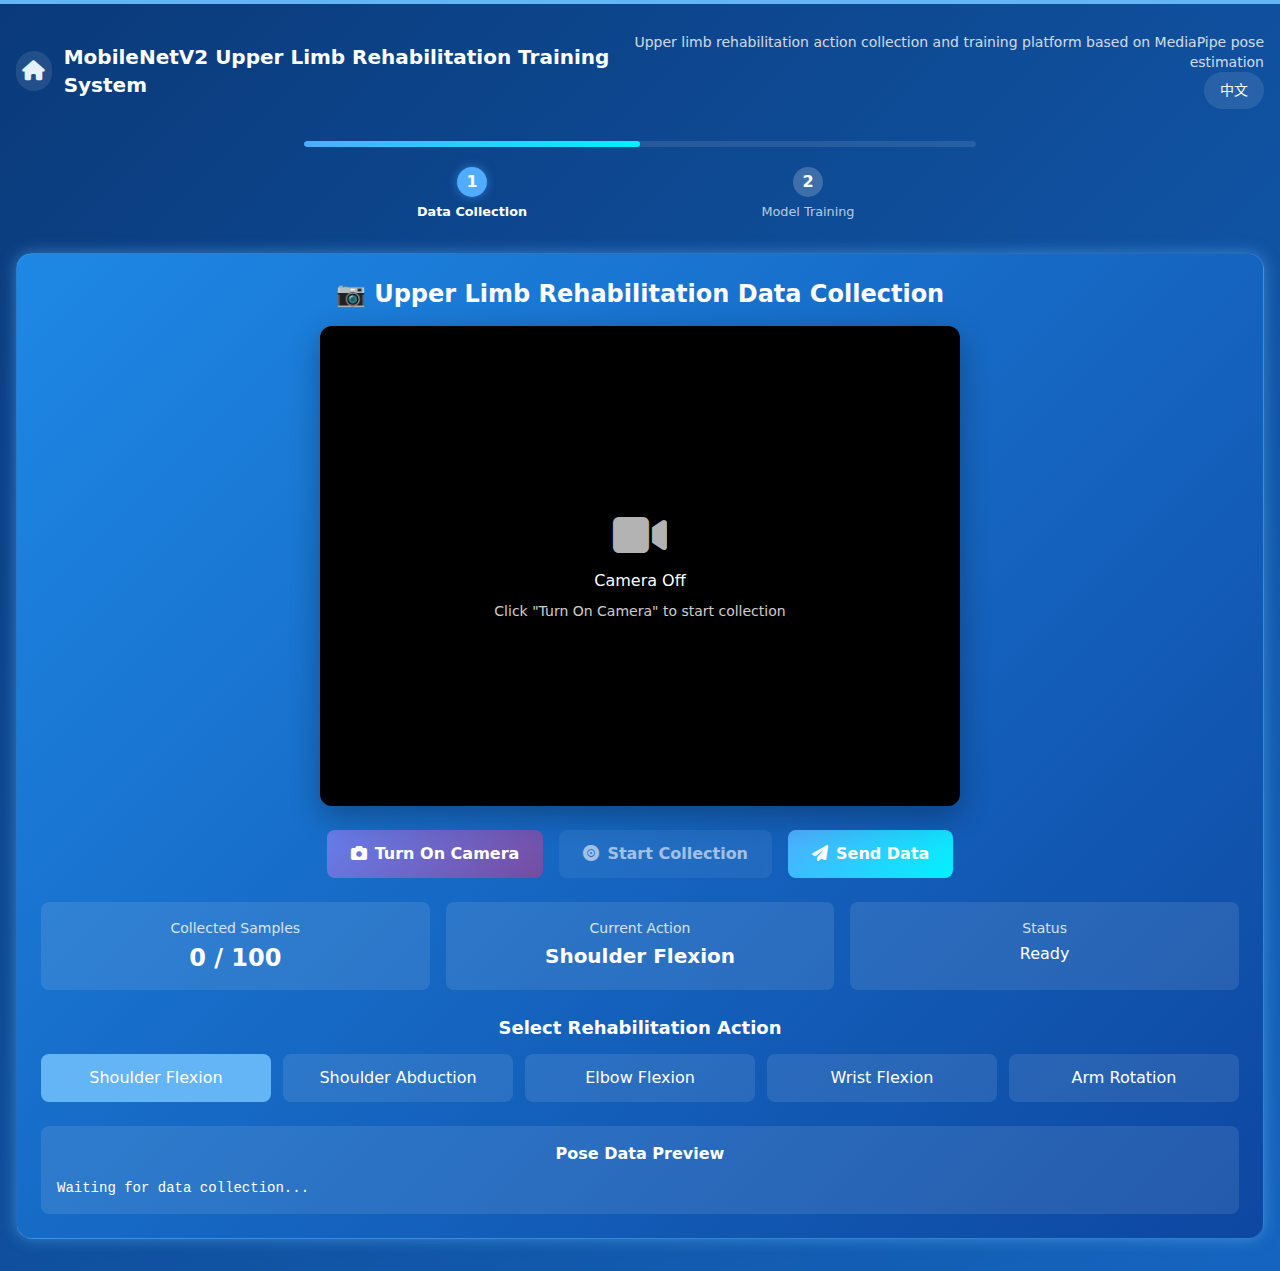
<file: frontend/upper_limb/mediaPipe.html>
<!DOCTYPE html>
<html lang="zh-CN">
<head>
    <meta charset="UTF-8">
    <meta name="viewport" content="width=device-width, initial-scale=1.0">
    <title data-i18n="data_collection">数据采集 - MobileNetV2 上肢康复训练系统</title>
    <!-- 使用本地 Tailwind CSS -->
    <script src="../libs/tailwindcss/tailwindcss.js"></script>
    <!-- 使用本地 MediaPipe 依赖 -->
    <script src="../libs/mediapipe/camera_utils.js"></script>
    <script src="../libs/mediapipe/drawing_utils.js"></script>
    <script src="../libs/mediapipe/pose.js"></script>
       <link rel="stylesheet" href="../libs/font-awesome/all.min.css">
    <script>
        tailwind.config = {
            theme: {
                extend: {
                    colors: {
                        primary: '#0066CC',
                        secondary: '#1E88E5',
                        accent: '#64B5F6',
                        dark: '#0D47A1',
                        light: '#E3F2FD',
                        deep: '#0A3A7A',
                        med: '#1565C0'
                    },
                    fontFamily: {
                        sans: ['Inter', 'system-ui', 'sans-serif'],
                    },
                },
            }
        }
    </script>
    
    <style type="text/tailwindcss">
        @layer utilities {
            .card-gradient {
                background: linear-gradient(135deg, #1E88E5 0%, #0D47A1 100%);
            }
            .border-glow {
                box-shadow: 0 0 15px rgba(100, 181, 246, 0.5);
            }
            .fade-in {
                animation: fadeIn 1s ease-in-out;
            }
            @keyframes fadeIn {
                from { opacity: 0; transform: translateY(20px); }
                to { opacity: 1; transform: translateY(0); }
            }
        }
    </style>
    
    <style>
        /* 进度条样式 */
        .progress-container {
            width: 100%;
            background: rgba(255, 255, 255, 0.1);
            border-radius: 10px;
            margin: 20px 0;
            overflow: hidden;
        }
        
        .progress-bar {
            height: 6px;
            background: linear-gradient(90deg, #4facfe 0%, #00f2fe 100%);
            border-radius: 10px;
            transition: width 0.4s ease;
            width: 50%; /* 第一步50% */
        }
        
        .progress-steps {
            display: flex;
            justify-content: space-between;
            margin-top: 10px;
        }
        
        .progress-step {
            text-align: center;
            flex: 1;
            position: relative;
            cursor: pointer;
        }
        
        .step-number {
            width: 30px;
            height: 30px;
            border-radius: 50%;
            background: rgba(255, 255, 255, 0.2);
            display: flex;
            align-items: center;
            justify-content: center;
            margin: 0 auto 5px;
            font-weight: bold;
            transition: all 0.3s ease;
        }
        
        .step-active .step-number {
            background: #4facfe;
            box-shadow: 0 0 10px rgba(79, 172, 254, 0.5);
        }
        
        .step-label {
            font-size: 0.8rem;
            opacity: 0.7;
        }
        
        .step-active .step-label {
            opacity: 1;
            font-weight: 600;
        }

        /* 临时消息样式 */
        .temp-message {
            position: fixed;
            top: 20px;
            right: 20px;
            padding: 15px 20px;
            border-radius: 8px;
            color: white;
            font-weight: 600;
            z-index: 1001;
            animation: slideIn 0.3s ease, fadeOut 0.3s ease 2.7s;
            animation-fill-mode: forwards;
        }

        .temp-message.success {
            background: linear-gradient(135deg, #4facfe 0%, #00f2fe 100%);
        }

        .temp-message.error {
            background: linear-gradient(135deg, #fa709a 0%, #fee140 100%);
        }

        .temp-message.info {
            background: linear-gradient(135deg, #667eea 0%, #764ba2 100%);
        }

        @keyframes slideIn {
            from {
                transform: translateX(100%);
                opacity: 0;
            }
            to {
                transform: translateX(0);
                opacity: 1;
            }
        }

        @keyframes fadeOut {
            from {
                opacity: 1;
            }
            to {
                opacity: 0;
            }
        }

        /* 视频容器样式 */
        .video-container {
            position: relative;
            width: 100%;
            max-width: 640px;
            margin: 0 auto;
            border-radius: 12px;
            overflow: hidden;
            box-shadow: 0 10px 30px rgba(0, 0, 0, 0.3);
            background: #000;
            min-height: 480px;
            display: flex;
            align-items: center;
            justify-content: center;
            color: white;
        }
        
        #webcam {
            width: 100%;
            height: auto;
            display: block;
            transform: scaleX(-1);
        }
        
        #output_canvas {
            position: absolute;
            left: 0;
            top: 0;
            width: 100%;
            height: auto;
            transform: scaleX(-1);
        }

        .video-placeholder {
            text-align: center;
            padding: 20px;
        }

        .video-placeholder i {
            font-size: 48px;
            margin-bottom: 10px;
            opacity: 0.7;
        }

        /* 动作按钮样式 */
        .action-btn {
            transition: all 0.3s ease;
            position: relative;
            overflow: hidden;
        }
        
        .action-btn::after {
            content: '';
            position: absolute;
            top: 0;
            left: -100%;
            width: 100%;
            height: 100%;
            background: linear-gradient(90deg, transparent, rgba(255,255,255,0.2), transparent);
            transition: left 0.5s;
        }
        
        .action-btn:hover::after {
            left: 100%;
        }

        /* 加载指示器 */
        .loader {
            border: 3px solid #f3f3f3;
            border-top: 3px solid #3498db;
            border-radius: 50%;
            width: 20px;
            height: 20px;
            animation: spin 1s linear infinite;
            display: inline-block;
            margin-right: 10px;
        }

        @keyframes spin {
            0% { transform: rotate(0deg); }
            100% { transform: rotate(360deg); }
        }

        /* 按钮基础样式 */
        .btn {
            padding: 12px 24px;
            border-radius: 8px;
            font-weight: 600;
            cursor: pointer;
            transition: all 0.3s ease;
            border: none;
            outline: none;
        }
        
        .btn-primary {
            background: linear-gradient(135deg, #667eea 0%, #764ba2 100%);
            color: white;
        }
        
        .btn-primary:hover {
            transform: translateY(-2px);
            box-shadow: 0 5px 15px rgba(0,0,0,0.2);
        }
        
        .btn-secondary {
            background: linear-gradient(135deg, #4facfe 0%, #00f2fe 100%);
            color: white;
        }
        
        .btn-secondary:hover {
            transform: translateY(-2px);
            box-shadow: 0 5px 15px rgba(0,0,0,0.2);
        }
        
        .btn:disabled {
            opacity: 0.6;
            cursor: not-allowed;
            transform: none !important;
            box-shadow: none !important;
        }
        .lang-btn {
            background: rgba(255, 255, 255, 0.1);
            color: white;
            border: none;
            border-radius: 20px;
            padding: 8px 16px;
            font-size: 14px;
            cursor: pointer;
            transition: all 0.3s ease;
            margin-left: 10px;
        }
        
        .lang-btn:hover {
            background: rgba(255, 255, 255, 0.2);
        }
    </style>
</head>
<body class="bg-gradient-to-br from-deep to-med min-h-screen text-white overflow-x-hidden">
    <!-- 顶部进度条 -->
    <div class="absolute top-0 left-0 right-0 h-1 bg-accent"></div>
    
    <div class="container mx-auto px-4 py-8 relative z-10">
        <!-- 头部 -->
        <header class="flex justify-between items-center mb-8 fade-in">
            <div class="flex items-center">
                <a href="index.html" class="w-10 h-10 rounded-full bg-white/10 flex items-center justify-center mr-3 hover:bg-white/20 transition-colors" data-i18n-title="return_home" title="返回首页">
                    <i class="fas fa-home text-xl text-light"></i>
                </a>
                <div class="text-xl font-semibold" data-i18n="system_title">MobileNetV2 上肢康复训练系统</div>
            </div>
            <div class="text-right">
                <div class="text-sm opacity-80" data-i18n="system_subtitle">基于MediaPipe姿态估计的上肢康复动作采集与训练平台</div>
                <!-- 语言选择器 
                <select id="languageSelector" class="mt-2 bg-white/10 border border-white/20 rounded px-2 py-1 text-sm">
                    <option value="zh">中文</option>
                    <option value="en">English</option>
                </select>-->
                <button class="lang-btn" onclick="toggleLanguage()">
                    <span id="lang-text">English</span>
                </button>
            </div>
        </header>

        <!-- 进度指示器 -->
        <div class="max-w-2xl mx-auto mb-8 fade-in">
            <div class="progress-container">
                <div class="progress-bar" id="progressBar"></div>
            </div>
            <div class="progress-steps">
                <div class="progress-step step-active" onclick="window.location.href='mediaPipe.html'">
                    <div class="step-number">1</div>
                    <div class="step-label" data-i18n="data_collection">数据采集</div>
                </div>
                <div class="progress-step" onclick="window.location.href='tranTSF.html'">
                    <div class="step-number">2</div>
                    <div class="step-label" data-i18n="model_training">模型训练</div>
                </div>
            </div>
        </div>

        <!-- 数据采集面板 -->
        <div class="card-gradient rounded-2xl p-6 shadow-lg border border-accent/30 border-glow fade-in">
            <h2 class="text-2xl font-bold mb-4 text-center" data-i18n="upper_limb_data_collection">📷 上肢康复数据采集</h2>
            
            <div class="video-container" id="videoContainer">
                <video id="webcam" playsinline style="display: none;"></video>
                <canvas id="output_canvas" style="display: none;"></canvas>
                <div class="video-placeholder" id="videoPlaceholder">
                    <i class="fas fa-video"></i>
                    <div data-i18n="camera_off">摄像头未开启</div>
                    <div class="text-sm opacity-80 mt-2" data-i18n="turn_on_camera_tip">点击"开启摄像头"开始采集</div>
                </div>
            </div>
            
            <div class="flex flex-wrap gap-4 my-6 justify-center">
                <button id="cameraToggle" onclick="toggleCamera()" class="btn btn-primary">
                    <i class="fas fa-camera mr-2"></i><span data-i18n="turn_on_camera">开启摄像头</span>
                </button>
                <button id="collectionToggle" onclick="toggleCollection()" disabled class="btn bg-white/10 hover:bg-white/20">
                    <i class="fas fa-record-vinyl mr-2"></i><span data-i18n="start_collection">开始采集</span>
                </button>
                <button id="sendDataBtn" onclick="sendPoseDataToServer()" class="btn btn-secondary">
                    <span id="sendDataText"><i class="fas fa-paper-plane mr-2"></i><span data-i18n="send_data">发送数据</span></span>
                    <span id="sendDataLoader" class="loader hidden"></span>
                </button>
            </div>

            <!-- 采集状态卡片 -->
            <div class="grid grid-cols-1 md:grid-cols-3 gap-4 mb-6">
                <div class="bg-white/10 p-4 rounded-lg text-center">
                    <div class="text-sm opacity-80 mb-1" data-i18n="collected_samples">已采集样本</div>
                    <div class="text-2xl font-bold"><span id="collectedSamples">0</span> / <span id="targetSamples">100</span></div>
                </div>
                <div class="bg-white/10 p-4 rounded-lg text-center">
                    <div class="text-sm opacity-80 mb-1" data-i18n="current_action">当前动作</div>
                    <div class="text-xl font-bold" id="currentAction" data-i18n="no_action_selected">未选择</div>
                </div>
                <div class="bg-white/10 p-4 rounded-lg text-center">
                    <div class="text-sm opacity-80 mb-1" data-i18n="status">状态</div>
                    <div class="text-xl font-bold" id="collectionStatus" data-i18n="ready">等待开始</div>
                </div>
            </div>

            <!-- 动作选择 -->
            <div class="mb-6">
                <h3 class="text-lg font-semibold mb-3 text-center" data-i18n="select_rehab_action">选择康复动作</h3>
                <div class="grid grid-cols-2 md:grid-cols-5 gap-3">
                    <button id="shoulderFlexionBtn" onclick="setAction('shoulder_flexion', this)" class="action-btn py-3 px-4 bg-white/10 hover:bg-white/20 text-white rounded-lg transition-all duration-300" data-i18n="shoulder_flexion">
                        肩部屈曲
                    </button>
                    <button id="shoulderAbductionBtn" onclick="setAction('shoulder_abduction', this)" class="action-btn py-3 px-4 bg-white/10 hover:bg-white/20 text-white rounded-lg transition-all duration-300" data-i18n="shoulder_abduction">
                        肩部外展
                    </button>
                    <button id="elbowFlexionBtn" onclick="setAction('elbow_flexion', this)" class="action-btn py-3 px-4 bg-white/10 hover:bg-white/20 text-white rounded-lg transition-all duration-300" data-i18n="elbow_flexion">
                        肘部屈曲
                    </button>
                    <button id="wristFlexionBtn" onclick="setAction('wrist_flexion', this)" class="action-btn py-3 px-4 bg-white/10 hover:bg-white/20 text-white rounded-lg transition-all duration-300" data-i18n="wrist_flexion">
                        腕部屈曲
                    </button>
                    <button id="armRotationBtn" onclick="setAction('arm_rotation', this)" class="action-btn py-3 px-4 bg-white/10 hover:bg-white/20 text-white rounded-lg transition-all duration-300" data-i18n="arm_rotation">
                        手臂旋转
                    </button>
                </div>
            </div>

            <!-- 姿态数据预览 -->
            <div class="bg-white/10 p-4 rounded-lg">
                <h4 class="font-bold mb-3 text-center" data-i18n="pose_data_preview">姿态数据预览</h4>
                <div id="poseData" class="font-mono text-sm" data-i18n="waiting_data_collection">等待数据采集...</div>
            </div>
        </div>
    </div>
<script src="../static/js/common.js"></script>
    <script>
        // 国际化支持
        const translations = {
            'zh-CN': {
                // 系统信息
                "system_title": "MobileNetV2 上肢康复训练系统",
                "system_subtitle": "基于MediaPipe姿态估计的上肢康复动作采集与训练平台",
                "return_home": "返回首页",
                // 语言切换按钮
                langText: 'English',
                
                // 进度指示器
                "data_collection": "数据采集",
                "model_training": "模型训练",
                
                // 数据采集面板
                "upper_limb_data_collection": "📷 上肢康复数据采集",
                "camera_off": "摄像头未开启",
                "turn_on_camera_tip": "点击\"开启摄像头\"开始采集",
                "turn_on_camera": "开启摄像头",
                "turn_off_camera": "关闭摄像头",
                "start_collection": "开始采集",
                "stop_collection": "停止采集",
                "send_data": "发送数据",
                "sending": "发送中...",
                
                // 状态卡片
                "collected_samples": "已采集样本",
                "current_action": "当前动作",
                "status": "状态",
                "no_action_selected": "未选择",
                "ready": "准备就绪",
                "collecting": "采集中...",
                
                // 动作选择
                "select_rehab_action": "选择康复动作",
                "shoulder_flexion": "肩部屈曲",
                "shoulder_abduction": "肩部外展",
                "elbow_flexion": "肘部屈曲",
                "wrist_flexion": "腕部屈曲",
                "arm_rotation": "手臂旋转",
                
                // 姿态数据预览
                "pose_data_preview": "姿态数据预览",
                "waiting_data_collection": "等待数据采集...",
                
                // 消息提示
                "camera_started": "摄像头已开启",
                "camera_stopped": "摄像头已关闭",
                "select_action_first": "请先选择一个动作",
                "turn_on_camera_first": "请先开启摄像头",
                "collecting_action": "采集中: {action}",
                "collection_stopped": "采集已停止，已采集 {count} 个样本",
                "collection_stopped_tip": "已停止采集（数据保存在本地缓冲区，点击发送数据上传）",
                "no_data_to_send": "没有数据可发送",
                "successfully_collected": "已成功采集 {target} 个 {action} 样本！",
                "successfully_uploaded": "已成功上传 {count} 个样本，正在跳转...",
                "upload_failed": "样本上传失败，已回滚到本地缓存",
                "selected_action": "已选择: {action}",
                
                // 错误消息
                "mediapipe_init_failed": "MediaPipe初始化失败，请刷新页面重试",
                "video_element_not_found": "未找到视频或画布元素",
                "camera_permission_denied": "摄像头权限被拒绝，请允许摄像头访问",
                "no_camera_device": "未找到摄像头设备",
                "camera_not_supported": "浏览器不支持摄像头功能",
                "camera_constraints_error": "无法满足摄像头参数要求",
                "cannot_start_camera": "无法启动摄像头",
                "system_error": "系统发生错误，请查看控制台"
            },
           'en-US': {
                // 系统信息
                "system_title": "MobileNetV2 Upper Limb Rehabilitation Training System",
                "system_subtitle": "Upper limb rehabilitation action collection and training platform based on MediaPipe pose estimation",
                "return_home": "Return to Home",

                langText: '中文',
                
                // 进度指示器
                "data_collection": "Data Collection",
                "model_training": "Model Training",
                
                // 数据采集面板
                "upper_limb_data_collection": "📷 Upper Limb Rehabilitation Data Collection",
                "camera_off": "Camera Off",
                "turn_on_camera_tip": "Click \"Turn On Camera\" to start collection",
                "turn_on_camera": "Turn On Camera",
                "turn_off_camera": "Turn Off Camera",
                "start_collection": "Start Collection",
                "stop_collection": "Stop Collection",
                "send_data": "Send Data",
                "sending": "Sending...",
                
                // 状态卡片
                "collected_samples": "Collected Samples",
                "current_action": "Current Action",
                "status": "Status",
                "no_action_selected": "Not Selected",
                "ready": "Ready",
                "collecting": "Collecting...",
                
                // 动作选择
                "select_rehab_action": "Select Rehabilitation Action",
                "shoulder_flexion": "Shoulder Flexion",
                "shoulder_abduction": "Shoulder Abduction",
                "elbow_flexion": "Elbow Flexion",
                "wrist_flexion": "Wrist Flexion",
                "arm_rotation": "Arm Rotation",
                
                // 姿态数据预览
                "pose_data_preview": "Pose Data Preview",
                "waiting_data_collection": "Waiting for data collection...",
                
                // 消息提示
                "camera_started": "Camera started",
                "camera_stopped": "Camera stopped",
                "select_action_first": "Please select an action first",
                "turn_on_camera_first": "Please turn on camera first",
                "collecting_action": "Collecting: {action}",
                "collection_stopped": "Collection stopped, collected {count} samples",
                "collection_stopped_tip": "Collection stopped (data saved in local buffer, click send data to upload)",
                "no_data_to_send": "No data to send",
                "successfully_collected": "Successfully collected {target} {action} samples!",
                "successfully_uploaded": "Successfully uploaded {count} samples, redirecting...",
                "upload_failed": "Sample upload failed, rolled back to local cache",
                "selected_action": "Selected: {action}",
                
                // 错误消息
                "mediapipe_init_failed": "MediaPipe initialization failed, please refresh the page and try again",
                "video_element_not_found": "Video or canvas element not found",
                "camera_permission_denied": "Camera permission denied, please allow camera access",
                "no_camera_device": "No camera device found",
                "camera_not_supported": "Browser does not support camera function",
                "camera_constraints_error": "Cannot meet camera parameter requirements",
                "cannot_start_camera": "Cannot start camera",
                "system_error": "System error occurred, please check console"
            }
        };

        // 当前语言
        let currentLanguage = localStorage.getItem('languagePreference') || 'zh-CN';

        // 翻译函数
        function t(key, params = {}) {
            let translation = translations[currentLanguage][key] || key;
            
            // 替换参数
            for (const [param, value] of Object.entries(params)) {
                translation = translation.replace(`{${param}}`, value);
            }
            
            return translation;
        }

        // 应用翻译
        function applyTranslations() {
            // 翻译所有带有 data-i18n 属性的元素
            const elements = document.querySelectorAll('[data-i18n]');
            elements.forEach(element => {
                const key = element.getAttribute('data-i18n');
                const translation = t(key);
                
                if (element.tagName === 'INPUT' && element.type === 'text') {
                    element.placeholder = translation;
                } else if (element.tagName === 'INPUT' && element.type === 'submit') {
                    element.value = translation;
                } else {
                    element.textContent = translation;
                }
            });

            // 翻译所有带有 data-i18n-title 属性的元素
            const titleElements = document.querySelectorAll('[data-i18n-title]');
            titleElements.forEach(element => {
                const key = element.getAttribute('data-i18n-title');
                element.title = t(key);
            });

            // 更新动态内容
            updateDynamicContent();
        }

        // 更新动态内容
        function updateDynamicContent() {
            // 更新当前动作显示
            if (currentAction) {
                const currentActionElement = document.getElementById('currentAction');
                if (currentActionElement) {
                    currentActionElement.textContent = getActionName(currentAction);
                }
            }
            
            // 更新状态显示
            const statusElement = document.getElementById('collectionStatus');
            if (statusElement) {
                if (isCollecting) {
                    statusElement.textContent = t('collecting');
                } else {
                    statusElement.textContent = t('ready');
                }
            }
        }
      
        function toggleLanguage() {
            currentLanguage = currentLanguage === 'en-US' ? 'zh-CN' : 'en-US';
            localStorage.setItem('languagePreference', currentLanguage);
           // updateLanguage();
           location.reload();
        }
        // 初始化语言
        function initLanguage() {
            const savedLanguage = localStorage.getItem('languagePreference');
            const browserLanguage = navigator.language || navigator.userLanguage;
             const langText = document.getElementById('lang-text');
         
            if (langText) langText.textContent = translations[currentLanguage].langText;
           /* if (savedLanguage) {
                currentLanguage = savedLanguage;
            } else if (browserLanguage.startsWith('zh-CN')) {
                currentLanguage = 'zh';
            } else {
                currentLanguage = 'en';
            }*/

            // 设置语言选择器
          /*  const languageSelector = document.getElementById('languageSelector');
            if (languageSelector) {
                languageSelector.value = currentLanguage;
                languageSelector.addEventListener('change', (e) => {
                    currentLanguage = e.target.value;
                    localStorage.setItem('preferred_language', currentLanguage);
                    applyTranslations();
                });
            }*/

            applyTranslations();
        }

        // 全局变量声明
        let videoElement = null;
        let canvasElement = null;
        let pose = null;
        let camera = null;
        let isCollecting = false;
        let collectedSamples = 0;
        const targetSamples = 100;
        let currentAction = '';
        let poseDataBuffer = [];

        // 动作名称映射
        const actionNames = {
            'shoulder_flexion': 'shoulder_flexion',
            'shoulder_abduction': 'shoulder_abduction',
            'elbow_flexion': 'elbow_flexion',
            'wrist_flexion': 'wrist_flexion',
            'arm_rotation': 'arm_rotation'
        };

        // ========== MediaPipe Pose 数据采集功能 ========== 
        async function initPose() {
            try {
                pose = new Pose({
                    locateFile: (file) => `../libs/mediapipe/${file}`
                });
                pose.setOptions({
                    modelComplexity: 1,
                    smoothLandmarks: true,
                    enableSegmentation: false,
                    smoothSegmentation: true,
                    minDetectionConfidence: 0.5,
                    minTrackingConfidence: 0.5,
                    selfieMode: true
                });
                pose.onResults(onPoseResults);
                console.log('MediaPipe Pose初始化成功');
            } catch (error) {
                console.error('MediaPipe Pose初始化失败:', error);
                showTemporaryMessage(t('mediapipe_init_failed'), 'error');
            }
        }

        function onPoseResults(results) {
            const canvasElement = document.getElementById('output_canvas');
            if (!canvasElement) return;
            const canvasCtx = canvasElement.getContext('2d');
            canvasCtx.save();
            canvasCtx.clearRect(0, 0, canvasElement.width, canvasElement.height);
            if (results.image && canvasElement.width && canvasElement.height) {
                canvasCtx.drawImage(results.image, 0, 0, canvasElement.width, canvasElement.height);
            }
            if (results.poseLandmarks) {
                drawConnectors(canvasCtx, results.poseLandmarks, POSE_CONNECTIONS, {
                    color: '#00FF00',
                    lineWidth: 4
                });
                drawLandmarks(canvasCtx, results.poseLandmarks, {
                    color: '#FF0000',
                    lineWidth: 2,
                    radius: 4
                });
                if (isCollecting && currentAction) {
                    processPoseData(results.poseLandmarks);
                }
                updatePoseDataPreview(results.poseLandmarks);
            }
            canvasCtx.restore();
        }

        function processPoseData(landmarks) {
            if (!landmarks) return;
            const upperLimbLandmarks = extractUpperLimbLandmarks(landmarks);
            poseDataBuffer.push({
                timestamp: Date.now(),
                action: currentAction,
                landmarks: upperLimbLandmarks
            });
            collectedSamples++;
            updateSamplesCounter();
            if (collectedSamples >= targetSamples) {
                stopCollection();
                showTemporaryMessage(t('successfully_collected', { 
                    target: targetSamples, 
                    action: t(actionNames[currentAction]) 
                }), 'success');
            }
        }

        function extractUpperLimbLandmarks(landmarks) {
            const POSE_LANDMARKS = {
                LEFT_SHOULDER: 11,
                RIGHT_SHOULDER: 12,
                LEFT_ELBOW: 13,
                RIGHT_ELBOW: 14,
                LEFT_WRIST: 15,
                RIGHT_WRIST: 16,
                LEFT_HIP: 23,
                RIGHT_HIP: 24
            };
            const result = {};
            for (const [key, index] of Object.entries(POSE_LANDMARKS)) {
                const lm = landmarks[index];
                if (lm) {
                    result[key.toLowerCase()] = {
                        x: lm.x,
                        y: lm.y,
                        z: lm.z,
                        visibility: lm.visibility
                    };
                }
            }
            return result;
        }

        async function sendPoseDataToServer() {
            if (!poseDataBuffer || poseDataBuffer.length === 0) {
                showTemporaryMessage(t('no_data_to_send'), 'error');
                return;
            }
            const sendDataBtn = document.getElementById('sendDataBtn');
            const sendDataText = document.getElementById('sendDataText');
            const sendDataLoader = document.getElementById('sendDataLoader');
            if (sendDataBtn) sendDataBtn.disabled = true;
            if (sendDataText) sendDataText.innerHTML = '<i class="fas fa-spinner fa-spin mr-2"></i>' + t('sending');
            if (sendDataLoader) sendDataLoader.classList.remove('hidden');
            const samplesToSend = poseDataBuffer.splice(0, poseDataBuffer.length);
            try {
                const saveRes = await fetch(API_BASE_URL+'/save_pose_data', {
                    method: 'POST',
                    headers: { 'Content-Type': 'application/json' },
                    body: JSON.stringify({ action: currentAction, samples: samplesToSend })
                });
                if (!saveRes.ok) {
                    throw new Error(`保存失败: ${saveRes.status}`);
                }
                const result = await saveRes.json();
                showTemporaryMessage(t('successfully_uploaded', { count: samplesToSend.length }), 'success');
                
                window.location.href = 'tranTSF.html';
                
            } catch (err) {
                console.error('发送样本时出错:', err);
                poseDataBuffer.unshift(...samplesToSend);
                showTemporaryMessage(t('upload_failed'), 'error');
            } finally {
                if (sendDataBtn) sendDataBtn.disabled = false;
                if (sendDataText) sendDataText.innerHTML = '<i class="fas fa-paper-plane mr-2"></i>' + t('send_data');
                if (sendDataLoader) sendDataLoader.classList.add('hidden');
            }
        }

        function updateSamplesCounter() {
            const collectedElement = document.getElementById('collectedSamples');
            const targetElement = document.getElementById('targetSamples');
            const currentActionElement = document.getElementById('currentAction');
            const statusElement = document.getElementById('collectionStatus');
            if (collectedElement) collectedElement.textContent = collectedSamples;
            if (targetElement) targetElement.textContent = targetSamples;
            if (currentActionElement) {
                currentActionElement.textContent = currentAction ? getActionName(currentAction) : t('no_action_selected');
            }
            if (statusElement) {
                statusElement.textContent = isCollecting ? t('collecting') : t('ready');
            }
        }

        function getActionName(action) {
            return t(actionNames[action]) || t('no_action_selected');
        }

        function updatePoseDataPreview(landmarks) {
            if (!landmarks) return;
            const upperLimb = extractUpperLimbLandmarks(landmarks);
            const preview = document.getElementById('poseData');
            if (!preview) return;
            let html = '<div class="grid grid-cols-2 md:grid-cols-4 gap-2">';
            for (const [key, landmark] of Object.entries(upperLimb)) {
                if (landmark) {
                    html += `
                        <div class="bg-white/5 p-2 rounded text-xs">
                            <strong>${key}:</strong><br>
                            x: ${landmark.x.toFixed(3)}<br>
                            y: ${landmark.y.toFixed(3)}<br>
                            z: ${landmark.z.toFixed(3)}<br>
                            visibility: ${landmark.visibility.toFixed(3)}
                        </div>
                    `;
                }
            }
            html += '</div>';
            preview.innerHTML = html;
        }

        // ========== 摄像头控制逻辑（MediaPipe Camera 方案） ========== 
        async function startCamera() {
            try {
                videoElement = document.getElementById('webcam');
                canvasElement = document.getElementById('output_canvas');
                if (!videoElement || !canvasElement) {
                    showTemporaryMessage(t('video_element_not_found'), 'error');
                    return;
                }
                await initPose();
                // 监听视频元数据，自动同步 canvas 尺寸
                videoElement.addEventListener('loadedmetadata', function() {
                    canvasElement.width = videoElement.videoWidth;
                    canvasElement.height = videoElement.videoHeight;
                    videoElement.style.display = 'block';
                    canvasElement.style.display = 'block';
                    const ph = document.getElementById('videoPlaceholder');
                    if (ph) ph.style.display = 'none';
                });
                // 创建 MediaPipe Camera
                camera = new Camera(videoElement, {
                    onFrame: async () => {
                        if (pose) {
                            await pose.send({ image: videoElement });
                        }
                    },
                    width: 640,
                    height: 480
                });
                await camera.start();
                // UI 状态
                const cameraBtn = document.getElementById('cameraToggle');
                const collectionBtn = document.getElementById('collectionToggle');
                if (cameraBtn) {
                    cameraBtn.innerHTML = '<i class="fas fa-camera-slash mr-2"></i>' + t('turn_off_camera');
                    cameraBtn.classList.remove('btn-primary');
                    cameraBtn.classList.add('bg-red-500', 'hover:bg-red-600');
                }
                if (collectionBtn) collectionBtn.disabled = false;
                updateStatus(t('camera_started'), 'success');
                console.log('摄像头启动成功');
            } catch (error) {
                console.error('摄像头启动错误:', error);
                let errorMsg = t('cannot_start_camera');
                if (error.name === 'NotAllowedError') {
                    errorMsg = t('camera_permission_denied');
                } else if (error.name === 'NotFoundError') {
                    errorMsg = t('no_camera_device');
                } else if (error.name === 'NotSupportedError') {
                    errorMsg = t('camera_not_supported');
                } else if (error.name === 'OverconstrainedError') {
                    errorMsg = t('camera_constraints_error');
                }
                showTemporaryMessage(errorMsg, 'error');
            }
        }

        function stopCamera() {
            if (camera) {
                camera.stop();
                camera = null;
            }
            if (isCollecting) {
                stopCollection();
            }
            // UI 状态
            const cameraBtn = document.getElementById('cameraToggle');
            const collectionBtn = document.getElementById('collectionToggle');
            if (cameraBtn) {
                cameraBtn.innerHTML = '<i class="fas fa-camera mr-2"></i>' + t('turn_on_camera');
                cameraBtn.classList.remove('bg-red-500', 'hover:bg-red-600');
                cameraBtn.classList.add('btn-primary');
            }
            if (collectionBtn) collectionBtn.disabled = true;
            // 显示占位符
            const ph = document.getElementById('videoPlaceholder');
            if (ph) ph.style.display = 'block';
            if (videoElement) videoElement.style.display = 'none';
            if (canvasElement) canvasElement.style.display = 'none';
            updateStatus(t('camera_stopped'), '');
        }

        async function toggleCamera() {
            try {
                if (camera) {
                    stopCamera();
                } else {
                    await startCamera();
                }
            } catch (e) {
                console.error('切换摄像头时出错', e);
            }
        }

        function toggleCollection() {
            const collectionBtn = document.getElementById('collectionToggle');
            if (isCollecting) {
                stopCollection();
                if (collectionBtn) {
                    collectionBtn.innerHTML = '<i class="fas fa-record-vinyl mr-2"></i>' + t('start_collection');
                    collectionBtn.classList.remove('bg-red-500', 'hover:bg-red-600');
                    collectionBtn.classList.add('bg-white/10', 'hover:bg-white/20');
                }
            } else {
                startCollection();
                if (collectionBtn) {
                    collectionBtn.innerHTML = '<i class="fas fa-stop mr-2"></i>' + t('stop_collection');
                    collectionBtn.classList.remove('bg-white/10', 'hover:bg-white/20');
                    collectionBtn.classList.add('bg-red-500', 'hover:bg-red-600');
                }
            }
        }

        function startCollection() {
            if (!currentAction) {
                showTemporaryMessage(t('select_action_first'), 'error');
                return;
            }
            if (!pose || !camera) {
                showTemporaryMessage(t('turn_on_camera_first'), 'error');
                return;
            }
            isCollecting = true;
            const collectionBtn = document.getElementById('collectionToggle');
            if (collectionBtn) collectionBtn.textContent = t('stop_collection');
            updateStatus(t('collecting_action', { action: t(actionNames[currentAction]) }), 'info');
            updateSamplesCounter();
        }

        function stopCollection() {
            isCollecting = false;
            const collectionBtn = document.getElementById('collectionToggle');
            if (collectionBtn) collectionBtn.textContent = t('start_collection');
            updateStatus(t('collection_stopped', { count: collectedSamples }), 'info');
            showTemporaryMessage(t('collection_stopped_tip'), 'info');
        }

        function setAction(action, btn) {
            currentAction = action;
            const currentActionElement = document.getElementById('currentAction');
            if (currentActionElement) {
                currentActionElement.textContent = getActionName(currentAction);
            }
            document.querySelectorAll('.grid button').forEach(btn => {
                btn.classList.remove('bg-accent');
                btn.classList.add('bg-white/10');
            });
            if (btn && btn.classList) {
                btn.classList.remove('bg-white/10');
                btn.classList.add('bg-accent');
            }
            if (!isCollecting) {
                updateStatus(t('selected_action', { action: t(actionNames[action]) }), 'info');
            }
        }

        function updateStatus(message, type) {
            const statusElement = document.getElementById('collectionStatus');
            if (statusElement) {
                statusElement.textContent = message;
                statusElement.className = type;
            }
        }

        function showTemporaryMessage(message, type = 'info') {
            const existingMessages = document.querySelectorAll('.temp-message');
            existingMessages.forEach(msg => msg.remove());
            const messageElement = document.createElement('div');
            messageElement.className = `temp-message ${type}`;
            messageElement.textContent = message;
            document.body.appendChild(messageElement);
            setTimeout(() => {
                if (messageElement.parentNode) {
                    messageElement.parentNode.removeChild(messageElement);
                }
            }, 3000);
        }

        // 页面加载完成后初始化
        document.addEventListener('DOMContentLoaded', function() {
            videoElement = document.getElementById('webcam');
            canvasElement = document.getElementById('output_canvas');
            setAction('shoulder_flexion', document.getElementById('shoulderFlexionBtn'));
           
            initLanguage();
        });

        window.addEventListener('error', function(e) {
            console.error('全局错误:', e.error);
            showTemporaryMessage(t('system_error'), 'error');
        });
        window.addEventListener('unhandledrejection', function(e) {
            console.error('未处理的Promise拒绝:', e.reason);
            showTemporaryMessage(t('system_error'), 'error');
        });
    </script>
</body>
</html>
</file>
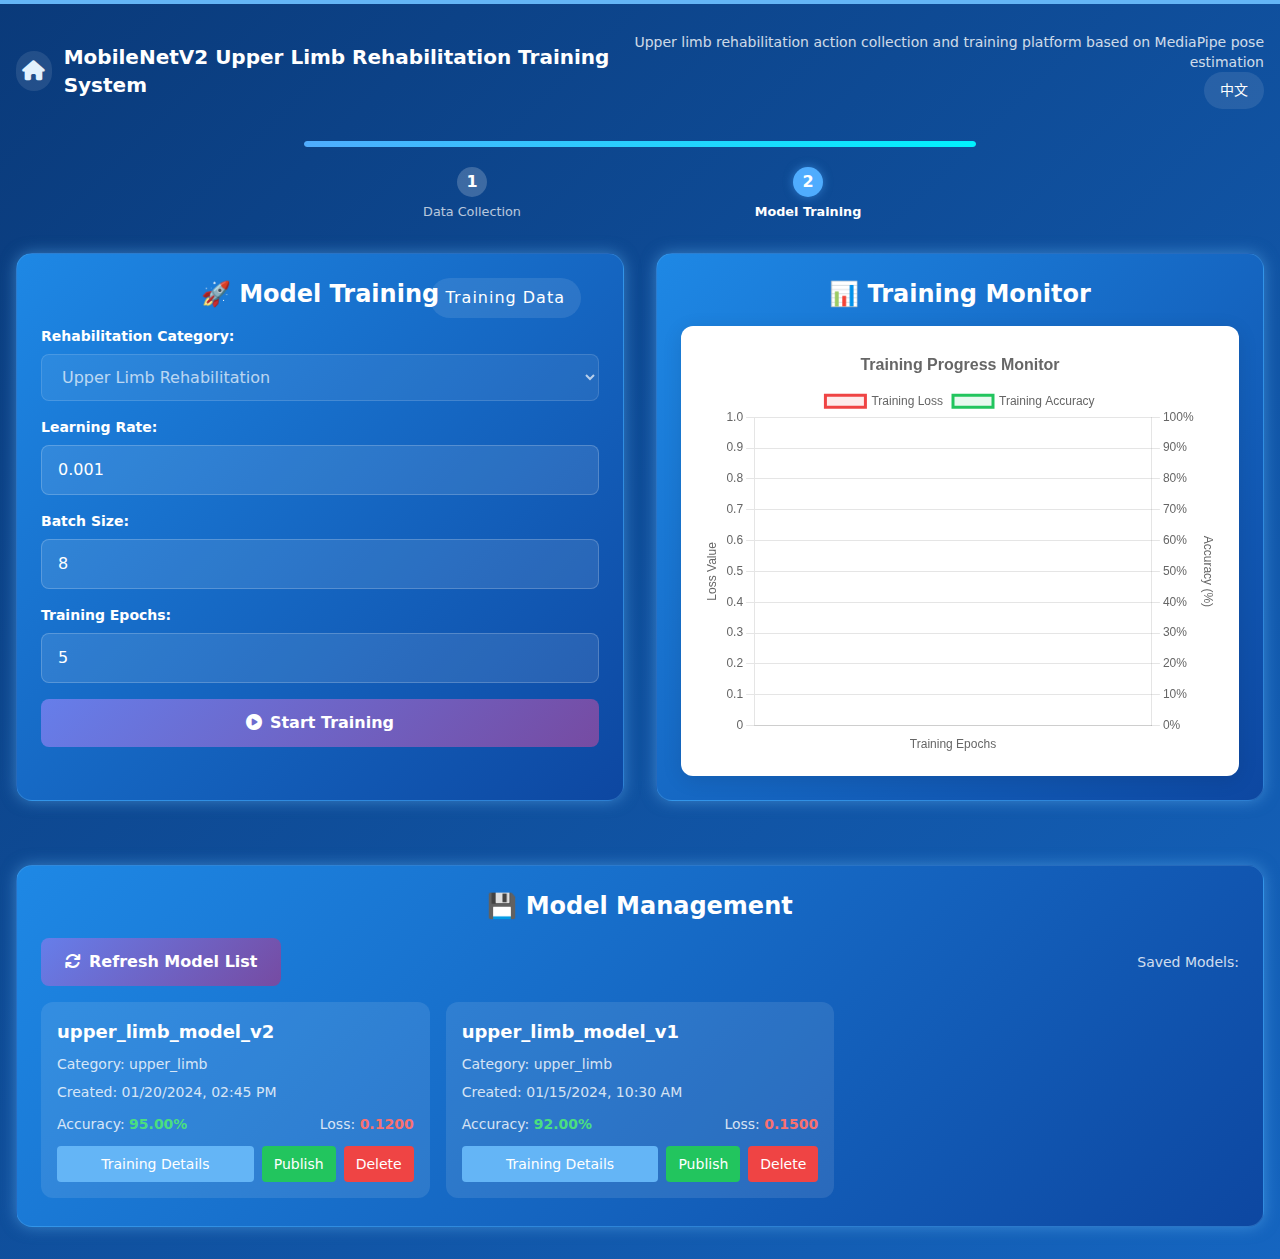
<file: frontend/upper_limb/tranTSF.html>
<!DOCTYPE html>
<html lang="zh-CN">
<head>
    <meta charset="UTF-8">
    <meta name="viewport" content="width=device-width, initial-scale=1.0">
    <title data-i18n="pageTitle">模型训练 - MobileNetV2 上肢康复训练系统</title>
    <!-- 使用本地 Tailwind CSS -->
    <script src="../libs/tailwindcss/tailwindcss.js"></script>
    <!-- 使用本地 Chart.js -->
    <script src="../libs/chart/chart.js"></script>
    <!-- 使用本地 Font Awesome -->
    <link rel="stylesheet" href="../libs/font-awesome/all.min.css">
    <!-- 本地字体文件由 font-awesome.min.css 自动引用，无需单独引入 -->
    
    <script>
        tailwind.config = {
            theme: {
                extend: {
                    colors: {
                        primary: '#0066CC',
                        secondary: '#1E88E5',
                        accent: '#64B5F6',
                        dark: '#0D47A1',
                        light: '#E3F2FD',
                        deep: '#0A3A7A',
                        med: '#1565C0'
                    },
                    fontFamily: {
                        sans: ['Inter', 'system-ui', 'sans-serif'],
                    },
                },
            }
        }
    </script>
    
    <style type="text/tailwindcss">
        @layer utilities {
            .card-gradient {
                background: linear-gradient(135deg, #1E88E5 0%, #0D47A1 100%);
            }
            .border-glow {
                box-shadow: 0 0 15px rgba(100, 181, 246, 0.5);
            }
            .fade-in {
                animation: fadeIn 1s ease-in-out;
            }
            @keyframes fadeIn {
                from { opacity: 0; transform: translateY(20px); }
                to { opacity: 1; transform: translateY(0); }
            }
        }
    </style>
    
    <style>
        /* 进度条样式 */
        .progress-container {
            width: 100%;
            background: rgba(255, 255, 255, 0.1);
            border-radius: 10px;
            margin: 20px 0;
            overflow: hidden;
        }
        
        .progress-bar {
            height: 6px;
            background: linear-gradient(90deg, #4facfe 0%, #00f2fe 100%);
            border-radius: 10px;
            transition: width 0.4s ease;
            width: 100%; /* 第二步100% */
        }
        
        .progress-steps {
            display: flex;
            justify-content: space-between;
            margin-top: 10px;
        }
        
        .progress-step {
            text-align: center;
            flex: 1;
            position: relative;
            cursor: pointer;
        }
        
        .step-number {
            width: 30px;
            height: 30px;
            border-radius: 50%;
            background: rgba(255, 255, 255, 0.2);
            display: flex;
            align-items: center;
            justify-content: center;
            margin: 0 auto 5px;
            font-weight: bold;
            transition: all 0.3s ease;
        }
        
        .step-active .step-number {
            background: #4facfe;
            box-shadow: 0 0 10px rgba(79, 172, 254, 0.5);
        }
        
        .step-label {
            font-size: 0.8rem;
            opacity: 0.7;
        }
        
        .step-active .step-label {
            opacity: 1;
            font-weight: 600;
        }

        /* 临时消息样式 */
        .temp-message {
            position: fixed;
            top: 20px;
            right: 20px;
            padding: 15px 20px;
            border-radius: 8px;
            color: white;
            font-weight: 600;
            z-index: 1001;
            animation: slideIn 0.3s ease, fadeOut 0.3s ease 2.7s;
            animation-fill-mode: forwards;
        }

        .temp-message.success {
            background: linear-gradient(135deg, #4facfe 0%, #00f2fe 100%);
        }

        .temp-message.error {
            background: linear-gradient(135deg, #fa709a 0%, #fee140 100%);
        }

        .temp-message.info {
            background: linear-gradient(135deg, #667eea 0%, #764ba2 100%);
        }

        @keyframes slideIn {
            from {
                transform: translateX(100%);
                opacity: 0;
            }
            to {
                transform: translateX(0);
                opacity: 1;
            }
        }

        @keyframes fadeOut {
            from {
                opacity: 1;
            }
            to {
                opacity: 0;
            }
        }

        /* 模态框样式 */
        .modal {
            display: none;
            position: fixed;
            top: 0;
            left: 0;
            width: 100%;
            height: 100%;
            background: rgba(0,0,0,0.5);
            justify-content: center;
            align-items: center;
            z-index: 1000;
        }
        
        .modal-content {
            background: white;
            border-radius: 15px;
            width: 90%;
            max-width: 900px;
            max-height: 90vh;
            overflow-y: auto;
            box-shadow: 0 20px 60px rgba(0,0,0,0.3);
        }
        
        .modal-header {
            display: flex;
            justify-content: space-between;
            align-items: center;
            padding: 20px;
            border-bottom: 1px solid #e1e5e9;
            background: linear-gradient(135deg, #667eea 0%, #764ba2 100%);
            color: white;
            border-radius: 15px 15px 0 0;
        }
        
        .modal-title {
            margin: 0;
            color: white;
            font-size: 1.5rem;
        }
        
        .close-btn {
            background: none;
            border: none;
            font-size: 24px;
            cursor: pointer;
            color: white;
            width: auto;
            padding: 5px;
            transition: transform 0.2s;
        }
        
        .close-btn:hover {
            transform: scale(1.1);
        }
        
        .training-summary {
            display: grid;
            grid-template-columns: repeat(auto-fit, minmax(150px, 1fr));
            gap: 15px;
            padding: 20px;
            background: #f8f9fa;
            margin: 20px;
            border-radius: 10px;
        }
        
        .summary-item {
            text-align: center;
            padding: 15px;
            background: white;
            border-radius: 8px;
            box-shadow: 0 2px 10px rgba(0,0,0,0.1);
        }
        
        .summary-value {
            font-size: 1.5rem;
            font-weight: bold;
            color: #667eea;
        }
        
        .summary-label {
            color: #666;
            margin-top: 5px;
        }
        
        .training-history-table {
            width: 100%;
            border-collapse: collapse;
            margin: 20px 0;
            color: #000000; /* 黑色字体 */
        }
        
        .training-history-table th,
        .training-history-table td {
            padding: 12px;
            text-align: left;
            border-bottom: 1px solid #e1e5e9;
            color: #000000; /* 黑色字体 */
        }
        
        .training-history-table th {
            background: #f8f9fa;
            font-weight: 600;
            color: #333;
        }
        
        .training-history-table tr:hover {
            background: #f5f7ff;
        }

        /* 图表容器样式 - 放大图表 */
        .chart-container {
            background: white;
            border-radius: 12px;
            padding: 20px;
            box-shadow: 0 4px 20px rgba(0,0,0,0.1);
            height: 450px; /* 增大图表高度 */
        }

        /* 加载指示器 */
        .loader {
            border: 3px solid #f3f3f3;
            border-top: 3px solid #3498db;
            border-radius: 50%;
            width: 20px;
            height: 20px;
            animation: spin 1s linear infinite;
            display: inline-block;
            margin-right: 10px;
        }

        @keyframes spin {
            0% { transform: rotate(0deg); }
            100% { transform: rotate(360deg); }
        }

        /* 按钮样式 */
        .btn {
            padding: 12px 24px;
            border-radius: 8px;
            font-weight: 600;
            cursor: pointer;
            transition: all 0.3s ease;
            border: none;
            outline: none;
        }
        
        .btn-primary {
            background: linear-gradient(135deg, #667eea 0%, #764ba2 100%);
            color: white;
        }
        
        .btn-primary:hover {
            transform: translateY(-2px);
            box-shadow: 0 5px 15px rgba(0,0,0,0.2);
        }
        
        .btn-secondary {
            background: linear-gradient(135deg, #4facfe 0%, #00f2fe 100%);
            color: white;
        }
        
        .btn-secondary:hover {
            transform: translateY(-2px);
            box-shadow: 0 5px 15px rgba(0,0,0,0.2);
        }
        
        .btn:disabled {
            opacity: 0.6;
            cursor: not-allowed;
            transform: none !important;
            box-shadow: none !important;
        }

        /* 输入框样式 */
        .input-field {
            width: 100%;
            padding: 12px 16px;
            border-radius: 8px;
            background: rgba(255, 255, 255, 0.1);
            border: 1px solid rgba(255, 255, 255, 0.2);
            color: white;
            transition: all 0.3s ease;
        }
        
        .input-field:focus {
            outline: none;
            border-color: #64B5F6;
            box-shadow: 0 0 0 2px rgba(100, 181, 246, 0.2);
        }
        
        .input-field::placeholder {
            color: rgba(255, 255, 255, 0.6);
        }
        
        /* 语言切换按钮样式 */
        .lang-switcher {
            position: absolute;
            top: 20px;
            right: 20px;
            z-index: 100;
        }
        
        .lang-btn {
            background: rgba(255, 255, 255, 0.1);
            border: 1px solid rgba(255, 255, 255, 0.2);
            color: white;
            padding: 6px 12px;
            border-radius: 20px;
            cursor: pointer;
            transition: all 0.3s ease;
            font-size: 0.9rem;
        }
        
        .lang-btn:hover {
            background: rgba(255, 255, 255, 0.2);
        }
        
        .lang-btn.active {
            background: rgba(255, 255, 255, 0.3);
            font-weight: bold;
        }
        .lang-btn {
            background: rgba(255, 255, 255, 0.1);
            color: white;
            border: none;
            border-radius: 20px;
            padding: 8px 16px;
            font-size: 14px;
            cursor: pointer;
            transition: all 0.3s ease;
            margin-left: 10px;
        }
        
        .lang-btn:hover {
            background: rgba(255, 255, 255, 0.2);
        }
    </style>
</head>
<body class="bg-gradient-to-br from-deep to-med min-h-screen text-white overflow-x-hidden">
    <!-- 语言切换按钮 
    <div class="lang-switcher">
        <button class="lang-btn active" data-lang="zh-CN">中文</button>
        <button class="lang-btn" data-lang="en">English</button>
    </div>-->
 
    <!-- 顶部进度条 -->
    <div class="absolute top-0 left-0 right-0 h-1 bg-accent"></div>
    
    <div class="container mx-auto px-4 py-8 relative z-10">
        <!-- 头部 -->
        <header class="flex justify-between items-center mb-8 fade-in">
            <div class="flex items-center">
                <a href="../index.html" class="w-10 h-10 rounded-full bg-white/10 flex items-center justify-center mr-3 hover:bg-white/20 transition-colors" title="返回首页">
                    <i class="fas fa-home text-xl text-light"></i>
                </a>
                <div class="text-xl font-semibold" data-i18n="systemName">MobileNetV2 上肢康复训练系统</div>
            </div>
            <div class="text-right">
                <div class="text-sm opacity-80" data-i18n="systemDescription">基于MediaPipe姿态估计的上肢康复动作采集与训练平台</div>
               <button class="lang-btn " onclick="toggleLanguage()">
                    <span id="lang-text">English</span>
                </button>
            </div>
        </header>

        <!-- 进度指示器 -->
        <div class="max-w-2xl mx-auto mb-8 fade-in">
            <div class="progress-container">
                <div class="progress-bar" id="progressBar"></div>
            </div>
            <div class="progress-steps">
                <div class="progress-step" onclick="goToTraining()">
                    <div class="step-number">1</div>
                    <div class="step-label" data-i18n="step1">数据采集</div>
                </div>
                <div class="progress-step step-active" onclick="window.location.href='tranTSF.html'">
                    <div class="step-number">2</div>
                    <div class="step-label" data-i18n="step2">模型训练</div>
                </div>
            </div>
        </div>

        <!-- 训练面板 -->
        <div class="grid grid-cols-1 md:grid-cols-2 gap-8 mb-8">
            <!-- 新模型训练 -->
            <div class="card-gradient rounded-2xl p-6 shadow-lg border border-accent/30 border-glow fade-in">
                <div style="position:relative;">
                    <h2 class="text-2xl font-bold mb-4" style="text-align:center;" data-i18n="newTraining">🚀 新模型训练</h2>
                    <span onclick="showTrainDataDetail()" style="position: absolute;top: 0;right: 0;margin-right: 18px;font-size: 1rem;cursor: pointer;z-index: 2;letter-spacing: 1px;user-select: none;background: rgba(255, 255, 255, 0.1);color: white;border: none;border-radius: 20px;padding: 8px 16px;" data-i18n="viewTrainingData">查看训练数据</span>
                </div>
                  
                <div class="space-y-4">
                    <div>
                        <label class="block text-sm mb-2 font-semibold" data-i18n="rehabCategory">康复分类:</label>
                        <select id="category" class="input-field" disabled>
                            <option value="upper_limb" data-i18n="upperLimb">上肢康复 (Upper Limb)</option>
                            <option value="lower_limb" data-i18n="lowerLimb">下肢康复 (Lower Limb)</option>
                            <option value="aphasia" data-i18n="aphasia">言语康复 (Aphasia)</option>
                        </select>
                    </div>
                    <div hidden>
                        <label class="block text-sm mb-2 font-semibold" data-i18n="modelName">模型名称 (可选):</label>
                        <input id="modelName" type="text" placeholder="留空将自动生成" class="input-field">
                    </div>
                    <div>
                        <label class="block text-sm mb-2 font-semibold" data-i18n="learningRate">学习率 (Learning Rate):</label>
                        <input id="lr" type="number" value="0.001" step="0.0001" min="0.0001" class="input-field">
                    </div>
                    <div>
                        <label class="block text-sm mb-2 font-semibold" data-i18n="batchSize">批次大小 (Batch Size):</label>
                        <input id="batch" type="number" value="8" min="1" class="input-field">
                    </div>
                    <div>
                        <label class="block text-sm mb-2 font-semibold" data-i18n="epochs">训练轮数 (Epochs):</label>
                        <input id="epoch" type="number" value="5" min="1" class="input-field">
                    </div>
                    <button id="trainBtn" onclick="startTraining()" class="btn btn-primary w-full py-3">
                        <i class="fas fa-play-circle mr-2"></i><span data-i18n="startTraining">开始训练</span>
                    </button>                    
                    <!-- 数据详情模态框 -->
                    <div class="modal" id="trainDataDetailModal">
                        <div class="modal-content" style="padding:0;max-width:700px;">
                            <div class="modal-header" style="background:linear-gradient(135deg,#4facfe 0%,#00f2fe 100%);color:#fff;">
                                <h2 class="modal-title" data-i18n="trainingDataDetail">训练数据详情</h2>
                                <button class="close-btn" onclick="closeTrainDataDetailModal()">&times;</button>
                            </div>
                            <div id="trainDataDetailContent" style="color:#222;max-height:60vh;overflow-y:auto;padding:24px 32px 24px 32px;background:#f8f9fa;"></div>
                        </div>
                    </div>
                    <script>
        // ========== 训练数据详情弹窗 ========== 
        function showTrainDataDetail() { 
            const category = document.getElementById('category').value;
            const modal = document.getElementById('trainDataDetailModal');
            const content = document.getElementById('trainDataDetailContent');
            if (!modal || !content) return;
            content.innerHTML = '<div class="loader" style="display:inline-block;vertical-align:middle;"></div> <span data-i18n="loading">加载中</span>...';
            modal.style.display = 'flex';
            // 自动请求lower_limb数据
            let apiUrl;
            if (category === 'lower_limb') {
                apiUrl = API_BASE_URL+'/pose_data_stats?category=lower_limb&detail=1';
            } else {
                apiUrl = `${API_BASE_URL}/pose_data_stats?category=${category}&detail=1`;
            }
            fetch(apiUrl)
                .then(res => res.json())
                .then(data => {
                    if (data.status === 'error') {
                        content.innerHTML = `<span style='color:red'>${data.message}</span>`;
                        return;
                    }
                    let html = `<div style='font-size:1.1em;line-height:1.8;'>`;
                    // 新增：最新样本信息
                    let latestSampleHtml = '';
                    if (data.latest_sample) {
                        const s = data.latest_sample;
                        latestSampleHtml = `<br><span style='color:red;font-weight:bold;'><span data-i18n="latestSample">最新样本</span>（<span data-i18n="fileName">文件名称</span>：${s.file_name || ''}、<span data-i18n="action">动作</span>：${s.action || ''}、<span data-i18n="sampleCount">样本数</span>：${s.count || ''}）</span> &nbsp;`;
                    }
                    html += `<div style='margin-bottom:10px;'><b data-i18n="totalSamples">样本总数</b>： <span style='color:#007aff;font-weight:bold;'>${data.total_samples || 0}</span> &nbsp; <b data-i18n="dataFiles">数据文件数</b>： <span style='color:#007aff;font-weight:bold;'>${data.total_files || 0}</span> ${latestSampleHtml}</div>`;
                    if (data.actions) {
                        html += `<div style='margin-bottom:10px;'><b data-i18n="actionDistribution">动作类别分布</b>：</b><ul style='margin-left:1em;margin-top:4px;'>`;
                        for (const [action, count] of Object.entries(data.actions)) {
                            html += `<li style='margin-bottom:2px;'>${action}：<span style='color:#007aff;font-weight:bold;'>${count}</span> <span data-i18n="items">条</span></li>`;
                        }
                        html += `</ul></div>`;
                    }
                    if (data.files && Array.isArray(data.files)) {
                        html += `<div style='margin-bottom:8px;'><b data-i18n="fileDetails">文件详情</b>：</b></div>`;
                        html += `<div style='max-height:320px;overflow:auto;border:1px solid #e3e6ef;padding:8px 12px;background:#fff;border-radius:8px;'>`;
                        data.files.forEach(file => {
                            html += `<div style='margin-bottom:12px;border-bottom:1px dashed #e3e6ef;padding-bottom:8px;'>`;
                            html += `<div style='font-weight:bold;color:#333;'>${file.filename}</div>`;
                            html += `<div style='margin:2px 0 4px 0;'><span data-i18n="action">动作</span>：<span style='color:#007aff;'>${file.action}</span> &nbsp; <span data-i18n="sampleCount">样本数</span>：<span style='color:#007aff;'>${file.total_samples}</span></div>`;
                            if (file.samples && Array.isArray(file.samples)) {
                                html += `<details style='margin-bottom:2px;'><summary style='cursor:pointer;'><span data-i18n="sampleDetails">样本详情</span>（${file.samples.length}<span data-i18n="items">条</span>）</summary><ul style='margin-left:1em;margin-top:4px;'>`;
                                file.samples.forEach((s, idx) => {
                                    html += `<li style='font-size:0.98em;margin-bottom:2px;'><span data-i18n="itemNo">第</span>${idx+1}<span data-i18n="item">条</span> | <span data-i18n="collectionTime">采集时间</span>: <span style='color:#555;'>${s.collection_time || '-'}</span> | landmarks<span data-i18n="count">数</span>: <span style='color:#007aff;'>${(s.landmarks && Object.keys(s.landmarks).length) || 0}</span></li>`;
                                });
                                html += `</ul></details>`;
                            }
                            html += `</div>`;
                        });
                        html += `</div>`;
                    }
                    html += `</div>`;
                    content.innerHTML = html;
                    // 更新模态框内的翻译
                    updateElementTranslations(content);
                })
                .catch(err => {
                    content.innerHTML = `<span style='color:red'><span data-i18n="loadFailed">加载失败</span>: ${err}</span>`;
                    updateElementTranslations(content);
                });
        }
        function closeTrainDataDetailModal() {
            const modal = document.getElementById('trainDataDetailModal');
            if (modal) modal.style.display = 'none';
        }
        </script>
                </div>
               
                <div id="progressContainer" class="mt-4 hidden">
                    <div class="flex justify-between mb-2">
                        <span data-i18n="trainingProgress">训练进度:</span>
                        <span id="progressText">0%</span>
                    </div>
                    <div class="w-full h-4 bg-white/10 rounded-full overflow-hidden">
                        <div class="h-full bg-gradient-to-r from-green-400 to-blue-500 transition-all duration-300" id="progressFill" style="width: 0%"></div>
                    </div>
                    <div id="progressDetails" class="mt-2 text-sm text-center">Epoch: 0/0, Loss: -, Accuracy: -</div>
                </div>
            </div>

            <!-- 训练监控 -->
            <div class="card-gradient rounded-2xl p-6 shadow-lg border border-accent/30 border-glow fade-in">
                <h2 class="text-2xl font-bold mb-4 text-center" data-i18n="trainingMonitor">📊 训练监控</h2>
                <div class="chart-container">
                    <canvas id="combinedChart"></canvas>
                </div>
            </div>
        </div>

        <!-- 继续训练面板 -->
        <div class="grid grid-cols-1 md:grid-cols-2 gap-8 mb-8">
            <!-- 继续训练 -->
            <div style="display: none;" class="card-gradient rounded-2xl p-6 shadow-lg border border-accent/30 border-glow fade-in">
                <h2 class="text-2xl font-bold mb-4 text-center" data-i18n="continueTraining">🔄 继续训练</h2>
                <div class="space-y-4">
                    <div>
                        <label class="block text-sm mb-2 font-semibold" data-i18n="rehabCategory">康复分类:</label>
                        <select id="continueCategory" onchange="updateModelList()" class="input-field">
                            <option value="upper_limb" data-i18n="upperLimb">上肢康复</option>
                            <option value="lower_limb" data-i18n="lowerLimb">下肢康复</option>
                            <option value="aphasia" data-i18n="aphasia">言语康复</option>
                        </select>
                    </div>
                    <div>
                        <label class="block text-sm mb-2 font-semibold" data-i18n="selectModel">选择模型:</label>
                        <select id="continueModelName" class="input-field">
                            <option value="" data-i18n="selectCategoryFirst">-- 请先选择分类 --</option>
                        </select>
                    </div>
                    <div>
                        <label class="block text-sm mb-2 font-semibold" data-i18n="additionalEpochs">额外训练轮数:</label>
                        <input id="additionalEpochs" type="number" value="5" min="1" class="input-field">
                    </div>
                    <div>
                        <label class="block text-sm mb-2 font-semibold" data-i18n="newLearningRate">新学习率 (可选):</label>
                        <input id="newLr" type="number" step="0.0001" placeholder="留空保持原学习率" class="input-field">
                    </div>
                    <button id="continueTrainBtn" onclick="continueTraining()" class="btn btn-secondary w-full py-3">
                        <i class="fas fa-sync-alt mr-2"></i><span data-i18n="continueTraining">继续训练</span>
                    </button>
                </div>
                <div id="continueStatus" class="mt-4 p-3 rounded-lg bg-white/10"></div>
            </div>

            <!-- 继续训练监控 -->
            <div style="display: none;"  class="card-gradient rounded-2xl p-6 shadow-lg border border-accent/30 border-glow fade-in">
                <h2 class="text-2xl font-bold mb-4 text-center" data-i18n="continueTrainingMonitor">📈 继续训练监控</h2>
                <div class="chart-container">
                    <canvas id="continueCombinedChart"></canvas>
                </div>
            </div>
        </div>

        <!-- 模型列表 -->
        <div class="card-gradient rounded-2xl p-6 shadow-lg border border-accent/30 border-glow fade-in">
            <h2 class="text-2xl font-bold mb-4 text-center" data-i18n="modelManagement">💾 模型管理</h2>
            <div class="flex justify-between items-center mb-4">
                <button onclick="loadModels()" class="btn btn-primary">
                    <i class="fas fa-refresh mr-2"></i><span data-i18n="refreshModelList">刷新模型列表</span>
                </button>
                <div class="text-sm opacity-80" data-i18n="savedModels">已保存模型: <span id="modelCount">0</span> <span data-i18n="countUnit">个</span></div>
            </div>
            <div id="modelsList" class="min-h-[200px]"></div>
        </div>
    </div>

    <!-- 训练详情模态框 -->
    <div class="modal" id="trainingDetailModal">
        <div class="modal-content">
            <div class="modal-header" style="position:relative;">
                <h2 class="modal-title" data-i18n="trainingDetails">训练详情</h2>
                <button class="close-btn" onclick="closeTrainingDetailModal()" style="position:absolute;right:20px;top:20px;z-index:10;font-size:2rem;background:rgba(0,0,0,0.08);color:#fff;border-radius:50%;width:40px;height:40px;line-height:36px;text-align:center;box-shadow:0 2px 8px rgba(0,0,0,0.08);border:none;">&times;</button>
            </div>
            <div id="modalModelInfo"></div>
            <div id="modalTrainingHistory"></div>
        </div>
        <!-- 已移除首次进入自动弹出数据详情 -->
    </div>
<script src="../static/js/common.js"></script>
    <!-- 国际化资源文件 -->
    <script>
        // 国际化资源定义
        const i18nResources = {
            'zh-CN': {
                // 页面标题
                'pageTitle': '模型训练 - MobileNetV2 上肢康复训练系统',
                'systemName': 'MobileNetV2 上肢康复训练系统',
                'systemDescription': '基于MediaPipe姿态估计的上肢康复动作采集与训练平台',
                
                // 进度步骤
                'step1': '数据采集',
                'step2': '模型训练',

                // 语言切换按钮
                langText: 'English',
                
                // 新模型训练
                'newTraining': '🚀 模型训练',
                'viewTrainingData': '训练数据',
                'rehabCategory': '康复分类:',
                'upperLimb': '上肢康复 (Upper Limb)',
                'lowerLimb': '下肢康复 (Lower Limb)',
                'aphasia': '言语康复 (Aphasia)',
                'modelName': '模型名称 (可选):',
                'learningRate': '学习率 (Learning Rate):',
                'batchSize': '批次大小 (Batch Size):',
                'epochs': '训练轮数 (Epochs):',
                'startTraining': '开始训练',
                
                // 训练监控
                'trainingMonitor': '📊 训练监控',
                'trainingProgress': '训练进度:',
                
                // 继续训练
                'continueTraining': '🔄 继续训练',
                'selectModel': '选择模型:',
                'selectCategoryFirst': '-- 请先选择分类 --',
                'additionalEpochs': '额外训练轮数:',
                'newLearningRate': '新学习率 (可选):',
                
                // 继续训练监控
                'continueTrainingMonitor': '📈 继续训练监控',
                
                // 模型管理
                'modelManagement': '💾 模型管理',
                'refreshModelList': '刷新模型列表',
                'savedModels': '已保存模型:',
                'countUnit': '个',
                
                // 训练详情
                'trainingDetails': '训练详情',
                
                // 训练数据详情
                'trainingDataDetail': '训练数据详情',
                'loading': '加载中',
                'totalSamples': '样本总数',
                'dataFiles': '数据文件数',
                'latestSample': '最新样本',
                'fileName': '文件名称',
                'action': '动作',
                'sampleCount': '样本数',
                'actionDistribution': '动作类别分布',
                'items': '条',
                'fileDetails': '文件详情',
                'sampleDetails': '样本详情',
                'itemNo': '第',
                'item': '条',
                'collectionTime': '采集时间',
                'count': '数',
                'loadFailed': '加载失败',
                
                // 通用
                'noModels': '暂无保存的模型',
                'unknownModel': '未知模型',
                'unknownCategory': '未知分类',
                'unknownDate': '未知日期',
                'accuracy': '准确率:',
                'loss': '损失:',
                'trainingDate': '训练日期:',
                'batchSize': '批次大小:',
                'modelArchitecture': '模型架构:',
                'noTrainingHistory': '暂无训练历史数据',
                'trainingHistory': '训练历史',
                'timestamp': '时间戳',
                'confirmDelete': '确定要删除模型',
                'deleteSuccess': '删除成功',
                'deleteFailed': '删除失败',
                'publishSuccess': '已发布，可在康复页面使用'
            },
            'en-US': {
                // 页面标题
                'pageTitle': 'Model Training - MobileNetV2 Upper Limb Rehabilitation Training System',
                'systemName': 'MobileNetV2 Upper Limb Rehabilitation Training System',
                'systemDescription': 'Upper limb rehabilitation action collection and training platform based on MediaPipe pose estimation',
                
                // 进度步骤
                'step1': 'Data Collection',
                'step2': 'Model Training',

                langText: '中文',
                
                // 新模型训练
                'newTraining': '🚀 Model Training',
                'viewTrainingData': 'Training Data',
                'rehabCategory': 'Rehabilitation Category:',
                'upperLimb': 'Upper Limb Rehabilitation',
                'lowerLimb': 'Lower Limb Rehabilitation',
                'aphasia': 'Aphasia Rehabilitation',
                'modelName': 'Model Name (Optional):',
                'learningRate': 'Learning Rate:',
                'batchSize': 'Batch Size:',
                'epochs': 'Training Epochs:',
                'startTraining': 'Start Training',
                
                // 训练监控
                'trainingMonitor': '📊 Training Monitor',
                'trainingProgress': 'Training Progress:',
                
                // 继续训练
                'continueTraining': '🔄 Continue Training',
                'selectModel': 'Select Model:',
                'selectCategoryFirst': '-- Please select category first --',
                'additionalEpochs': 'Additional Epochs:',
                'newLearningRate': 'New Learning Rate (Optional):',
                
                // 继续训练监控
                'continueTrainingMonitor': '📈 Continue Training Monitor',
                
                // 模型管理
                'modelManagement': '💾 Model Management',
                'refreshModelList': 'Refresh Model List',
                'savedModels': 'Saved Models:',
                'countUnit': '',
                
                // 训练详情
                'trainingDetails': 'Training Details',
                
                // 训练数据详情
                'trainingDataDetail': 'Training Data Details',
                'loading': 'Loading',
                'totalSamples': 'Total Samples',
                'dataFiles': 'Data Files',
                'latestSample': 'Latest Sample',
                'fileName': 'File Name',
                'action': 'Action',
                'sampleCount': 'Sample Count',
                'actionDistribution': 'Action Category Distribution',
                'items': 'items',
                'fileDetails': 'File Details',
                'sampleDetails': 'Sample Details',
                'itemNo': 'Item',
                'item': '',
                'collectionTime': 'Collection Time',
                'count': 'Count',
                'loadFailed': 'Load Failed',
                
                // 通用
                'noModels': 'No saved models',
                'unknownModel': 'Unknown Model',
                'unknownCategory': 'Unknown Category',
                'unknownDate': 'Unknown Date',
                'accuracy': 'Accuracy:',
                'loss': 'Loss:',
                'trainingDate': 'Training Date:',
                'batchSize': 'Batch Size:',
                'modelArchitecture': 'Model Architecture:',
                'noTrainingHistory': 'No training history data',
                'trainingHistory': 'Training History',
                'timestamp': 'Timestamp',
                'confirmDelete': 'Are you sure you want to delete the model',
                'deleteSuccess': 'Deleted successfully',
                'deleteFailed': 'Delete failed',
                'publishSuccess': 'Published, available on the rehabilitation page'
            }
        };

        // 当前语言
        let currentLanguage = localStorage.getItem('languagePreference') || 'zh-CN';

        function toggleLanguage() {
            currentLanguage = currentLanguage === 'en-US' ? 'zh-CN' : 'en-US';
            localStorage.setItem('languagePreference', currentLanguage);
           // updateLanguage();
           location.reload();
        }

        // 初始化语言
        function initLanguage() {
            // 从localStorage获取保存的语言设置
            const savedLang = localStorage.getItem('languagePreference');
            if (savedLang && (savedLang === 'zh-CN' || savedLang === 'en-US')) {
                currentLanguage = savedLang;
            }
            
            const langTexttag = document.getElementById('lang-text');
            if (langTexttag) langTexttag.textContent = i18nResources[currentLanguage].langText;
            // 更新语言按钮状态
           // updateLanguageButtons();
            
            // 应用翻译
            applyTranslations();
        }

        // 更新语言按钮状态
        function updateLanguageButtons() {
            const buttons = document.querySelectorAll('.lang-btn');
            buttons.forEach(btn => {
                if (btn.getAttribute('data-lang') === currentLanguage) {
                    btn.classList.add('active');
                } else {
                    btn.classList.remove('active');
                }
            });
        }

        // 应用翻译到页面
        function applyTranslations() {
            // 更新页面标题
            document.title = i18nResources[currentLanguage]['pageTitle'];
            
            // 更新所有带有data-i18n属性的元素
            const elements = document.querySelectorAll('[data-i18n]');
            elements.forEach(element => {
                const key = element.getAttribute('data-i18n');
                if (i18nResources[currentLanguage][key]) {
                    element.textContent = i18nResources[currentLanguage][key];
                }
            });
            
            // 更新placeholder
            const placeholders = document.querySelectorAll('[data-i18n-placeholder]');
            placeholders.forEach(element => {
                const key = element.getAttribute('data-i18n-placeholder');
                if (i18nResources[currentLanguage][key]) {
                    element.setAttribute('placeholder', i18nResources[currentLanguage][key]);
                }
            });
            
            // 更新选项
            const options = document.querySelectorAll('option[data-i18n]');
            options.forEach(option => {
                const key = option.getAttribute('data-i18n');
                if (i18nResources[currentLanguage][key]) {
                    option.textContent = i18nResources[currentLanguage][key];
                }
            });
        }

        // 更新特定元素的翻译
        function updateElementTranslations(element) {
            const elements = element.querySelectorAll('[data-i18n]');
            elements.forEach(el => {
                const key = el.getAttribute('data-i18n');
                if (i18nResources[currentLanguage][key]) {
                    el.textContent = i18nResources[currentLanguage][key];
                }
            });
        }

         

     function goToTraining() {
        const category = document.getElementById('category').value;
            window.location.href = `../${category}/index.html`;
        }
    </script>

    <script>
        // 全局变量声明
        let combinedChart = null;
        let continueCombinedChart = null;

        // ========== 图表初始化 ==========
        function initializeCharts() {
            // 等待Chart.js加载完成
            if (typeof Chart === 'undefined') {
                console.error('Chart.js 未加载，请检查网络连接');
                setTimeout(initializeCharts, 100);
                return;
            }

            const combinedCtx = document.getElementById('combinedChart');
            const continueCombinedCtx = document.getElementById('continueCombinedChart');
            
            if (combinedCtx) {
                combinedChart = new Chart(combinedCtx, {
                    type: 'line',
                    data: {
                        labels: [],
                        datasets: [
                            {
                                label: currentLanguage === 'zh-CN' ? '训练损失' : 'Training Loss',
                                data: [],
                                borderColor: 'rgb(239, 68, 68)',
                                backgroundColor: 'rgba(239, 68, 68, 0.1)',
                                borderWidth: 3,
                                fill: true,
                                tension: 0.4,
                                yAxisID: 'y'
                            },
                            {
                                label: currentLanguage === 'zh-CN' ? '训练准确率' : 'Training Accuracy',
                                data: [],
                                borderColor: 'rgb(34, 197, 94)',
                                backgroundColor: 'rgba(34, 197, 94, 0.1)',
                                borderWidth: 3,
                                fill: true,
                                tension: 0.4,
                                yAxisID: 'y1'
                            }
                        ]
                    },
                    options: { 
                        responsive: true,
                        maintainAspectRatio: false,
                        interaction: {
                            mode: 'index',
                            intersect: false,
                        },
                        plugins: {
                            title: {
                                display: true,
                                text: currentLanguage === 'zh-CN' ? '训练进度监控' : 'Training Progress Monitor',
                                font: {
                                    size: 16
                                }
                            },
                            legend: {
                                position: 'top',
                            }
                        },
                        scales: {
                            y: {
                                type: 'linear',
                                display: true,
                                position: 'left',
                                title: {
                                    display: true,
                                    text: currentLanguage === 'zh-CN' ? '损失值' : 'Loss Value'
                                },
                                beginAtZero: true
                            },
                            y1: {
                                type: 'linear',
                                display: true,
                                position: 'right',
                                title: {
                                    display: true,
                                    text: currentLanguage === 'zh-CN' ? '准确率 (%)' : 'Accuracy (%)'
                                },
                                beginAtZero: true,
                                max: 100,
                                grid: {
                                    drawOnChartArea: false,
                                },
                                ticks: {
                                    callback: function(value) {
                                        return value + '%';
                                    }
                                }
                            },
                            x: {
                                title: {
                                    display: true,
                                    text: currentLanguage === 'zh-CN' ? '训练轮次' : 'Training Epochs'
                                }
                            }
                        }
                    }
                });
            }

            if (continueCombinedCtx) {
                continueCombinedChart = new Chart(continueCombinedCtx, {
                    type: 'line',
                    data: {
                        labels: [],
                        datasets: [
                            {
                                label: currentLanguage === 'zh-CN' ? '训练损失' : 'Training Loss',
                                data: [],
                                borderColor: 'rgb(239, 68, 68)',
                                backgroundColor: 'rgba(239, 68, 68, 0.1)',
                                borderWidth: 3,
                                fill: true,
                                tension: 0.4,
                                yAxisID: 'y'
                            },
                            {
                                label: currentLanguage === 'zh-CN' ? '训练准确率' : 'Training Accuracy',
                                data: [],
                                borderColor: 'rgb(34, 197, 94)',
                                backgroundColor: 'rgba(34, 197, 94, 0.1)',
                                borderWidth: 3,
                                fill: true,
                                tension: 0.4,
                                yAxisID: 'y1'
                            }
                        ]
                    },
                    options: {
                        responsive: true,
                        maintainAspectRatio: false,
                        interaction: {
                            mode: 'index',
                            intersect: false,
                        },
                        plugins: {
                            title: {
                                display: true,
                                text: currentLanguage === 'zh-CN' ? '继续训练进度' : 'Continue Training Progress',
                                font: {
                                    size: 16
                                }
                            },
                            legend: {
                                position: 'top',
                            }
                        },
                        scales: {
                            y: {
                                type: 'linear',
                                display: true,
                                position: 'left',
                                title: {
                                    display: true,
                                    text: currentLanguage === 'zh-CN' ? '损失值' : 'Loss Value'
                                },
                                beginAtZero: true
                            },
                            y1: {
                                type: 'linear',
                                display: true,
                                position: 'right',
                                title: {
                                    display: true,
                                    text: currentLanguage === 'zh-CN' ? '准确率 (%)' : 'Accuracy (%)'
                                },
                                beginAtZero: true,
                                max: 100,
                                grid: {
                                    drawOnChartArea: false,
                                },
                                ticks: {
                                    callback: function(value) {
                                        return value + '%';
                                    }
                                }
                            },
                            x: {
                                title: {
                                    display: true,
                                    text: currentLanguage === 'zh-CN' ? '训练轮次' : 'Training Epochs'
                                }
                            }
                        }
                    }
                });
            }
        }

        // ========== 训练功能 ==========
        // ========== 训练完成弹窗 ========== 
        function showTrainResultModal(modelName, accuracy, loss, callback) {
            // 创建弹窗
            let modal = document.getElementById('trainResultModal');
            if (!modal) {
                modal = document.createElement('div');
                modal.id = 'trainResultModal';
                modal.className = 'modal';
                modal.innerHTML = `
                <div class="modal-content" style="max-width:420px;padding:0;box-shadow:0 8px 32px rgba(0,0,0,0.18);border-radius:18px;overflow:hidden;">
                    <div class="modal-header" style="background:linear-gradient(135deg,#43b244 0%,#4facfe 100%);color:#fff;border-radius:18px 18px 0 0;box-shadow:0 2px 8px rgba(34,197,94,0.08);">
                        <h2 class="modal-title" style="font-size:1.35em;letter-spacing:1px;">🎉 ${currentLanguage === 'zh-CN' ? '训练完成' : 'Training Complete'}</h2>
                        <button class="close-btn" style="color:#fff;font-size:28px;top:8px;right:12px;" onclick="closeTrainResultModal()">&times;</button>
                    </div>
                    <div style="padding:36px 36px 28px 36px;text-align:left;background:linear-gradient(135deg,#f8f9fa 60%,#e3f2fd 100%);">
                        <div style="font-size:1.08em;margin-bottom:16px;letter-spacing:1px;color:#222;"><b>${currentLanguage === 'zh-CN' ? '模型名称' : 'Model Name'}：</b><span style='color:#222;font-weight:500;'>${modelName}</span></div>
                        <div style="margin-bottom:12px;font-size:1.08em;color:#222;"><b>${currentLanguage === 'zh-CN' ? '准确率' : 'Accuracy'}：</b><span style='color:#222;font-weight:500;'>${accuracy}%</span></div>
                        <div style="margin-bottom:24px;font-size:1.08em;color:#222;"><b>${currentLanguage === 'zh-CN' ? '损失' : 'Loss'}：</b><span style='color:#222;font-weight:500;'>${loss}</span></div>
                        <button id=\"trainResultOkBtn\" class=\"btn btn-primary\" style=\"width:120px;font-size:1.08em;box-shadow:0 2px 8px #4facfe33;\">${currentLanguage === 'zh-CN' ? '确定' : 'OK'}</button>
                        <div id="trainResultAutoTip" style="margin-top:18px;font-size:0.98em;color:#888;text-align:right;display:none;">${currentLanguage === 'zh-CN' ? '10秒后自动刷新' : 'Auto refresh in 10 seconds'}</div>
                    </div>
                </div>`;
                document.body.appendChild(modal);
            }
            modal.style.display = 'flex';
            // 关闭回调
            const okBtn = document.getElementById('trainResultOkBtn');
            let autoTimer = null;
            if (okBtn) {
                okBtn.onclick = function() {
                    if (autoTimer) clearTimeout(autoTimer);
                    modal.style.display = 'none';
                    window.location.reload();
                };
            }
            // 10秒后自动刷新
            const autoTip = document.getElementById('trainResultAutoTip');
            /*autoTimer = setTimeout(() => {
                if (modal.style.display !== 'none') {
                    if (autoTip) autoTip.style.display = '';
                    setTimeout(() => {
                        modal.style.display = 'none';
                        window.location.reload();
                    }, 1000);
                }
            }, 9000);*/
            window.closeTrainResultModal = function() {
                if (autoTimer) clearTimeout(autoTimer);
                modal.style.display = 'none';
            }
        }
        async function startTraining() {
            const lr = parseFloat(document.getElementById('lr').value);
            const batch = parseInt(document.getElementById('batch').value);
            const epoch = parseInt(document.getElementById('epoch').value);
            const category = document.getElementById('category').value;
            const modelName = document.getElementById('modelName').value || null;

            const trainBtn = document.getElementById('trainBtn');
            if (!trainBtn) return;
            
            trainBtn.disabled = true;
            trainBtn.innerHTML = '<i class="fas fa-spinner fa-spin mr-2"></i>' + (currentLanguage === 'zh-CN' ? '训练中...' : 'Training...');

            const statusDiv = document.getElementById('status');
            if (statusDiv) {
                statusDiv.className = 'bg-blue-500/20 text-blue-300';
                statusDiv.textContent = currentLanguage === 'zh-CN' ? "训练中..." : "Training...";
            }

            // 显示进度条
            const progressContainer = document.getElementById('progressContainer');
            if (progressContainer) {
                progressContainer.style.display = 'block';
            }

            // 重置图表
            if (combinedChart) {
                combinedChart.data.labels = [];
                combinedChart.data.datasets[0].data = [];
                combinedChart.data.datasets[1].data = [];
                combinedChart.update();
            }
            try {
                const res = await fetch(API_BASE_URL+"/train", {
                    method: "POST",
                    headers: { "Content-Type": "application/json" },
                    body: JSON.stringify({ lr, batch, epoch, category, model_name: modelName })
                });
                if (!res.ok) {
                    throw new Error(`HTTP错误! 状态码: ${res.status}`);
                }
                const reader = res.body.getReader();
                const decoder = new TextDecoder();
                let buffer = "";
                let finalModelInfo = null;
                while (true) {
                    const { done, value } = await reader.read();
                    if (done) break;
                    buffer += decoder.decode(value, { stream: true });
                    const lines = buffer.split("\n");
                    buffer = lines.pop() || "";
                    for (const line of lines) {
                        if (line.startsWith("data:")) {
                            try {
                                const jsonStr = line.slice(5).trim();
                                if (!jsonStr) continue;
                                const data = JSON.parse(jsonStr);
                                if (data.epoch && data.loss !== undefined) {
                                    const progressFill = document.getElementById('progressFill');
                                    const progressText = document.getElementById('progressText');
                                    const progressDetails = document.getElementById('progressDetails');
                                    if (progressFill) progressFill.style.width = `${data.progress}%`;
                                    if (progressText) progressText.textContent = `${data.progress.toFixed(1)}%`;
                                    if (progressDetails) {
                                        progressDetails.textContent = 
                                            `Epoch: ${data.epoch}/${data.total_epochs}, Loss: ${data.loss.toFixed(4)}, Accuracy: ${(data.accuracy * 100).toFixed(2)}%`;
                                    }
                                    if (combinedChart) {
                                        const epochLabel = `Epoch ${data.epoch}`;
                                        combinedChart.data.labels.push(epochLabel);
                                        combinedChart.data.datasets[0].data.push(data.loss);
                                        // 修正：准确率乘以100
                                        combinedChart.data.datasets[1].data.push(data.accuracy * 100);
                                        combinedChart.update();
                                    }
                                }
                                if (data.status === 'completed') {
                                    debugger;
                                    finalModelInfo = data;
                                    if (statusDiv) {
                                        statusDiv.className = 'bg-green-500/20 text-green-300';
                                        statusDiv.textContent = currentLanguage === 'zh-CN' ? 
                                            `训练完成！最终损失: ${data.final_loss.toFixed(4)}, 准确率: ${(data.final_accuracy * 100).toFixed(2)}%` :
                                            `Training complete! Final loss: ${data.final_loss.toFixed(4)}, Accuracy: ${(data.final_accuracy * 100).toFixed(2)}%`;
                                    }
                                    trainBtn.disabled = false;
                                    trainBtn.innerHTML = '<i class="fas fa-play-circle mr-2"></i>' + (currentLanguage === 'zh-CN' ? '开始训练' : 'Start Training');
                                    await loadModels();
                                     
                                    // 新增：弹窗提示模型名称、准确率和损失，点击确定后刷新
                                    showTrainResultModal(data.training_config.model_name || modelName || '', (data.final_accuracy * 100).toFixed(2), data.final_loss.toFixed(4));
                                }
                                if (data.error) {
                                    console.error("训练错误:", data.error);
                                    if (statusDiv) {
                                        statusDiv.className = 'bg-red-500/20 text-red-300';
                                        statusDiv.textContent = currentLanguage === 'zh-CN' ? `训练错误: ${data.error}` : `Training error: ${data.error}`;
                                    }
                                    trainBtn.disabled = false;
                                    trainBtn.innerHTML = '<i class="fas fa-play-circle mr-2"></i>' + (currentLanguage === 'zh-CN' ? '开始训练' : 'Start Training');
                                    showTemporaryMessage(currentLanguage === 'zh-CN' ? `训练错误: ${data.error}` : `Training error: ${data.error}`, 'error');
                                }
                                if (data.warning) {
                                    console.warn("训练警告:", data.warning);
                                    showTemporaryMessage(data.warning, 'info');
                                }
                            } catch (e) {
                                console.error("解析数据错误:", e, "原始数据:", line);
                            }
                        }
                    }
                }
            } catch (error) {
                console.error("训练请求错误:", error);
                if (statusDiv) {
                    statusDiv.className = 'bg-red-500/20 text-red-300';
                    statusDiv.textContent = currentLanguage === 'zh-CN' ? `训练失败: ${error.message}` : `Training failed: ${error.message}`;
                }
                trainBtn.disabled = false;
                trainBtn.innerHTML = '<i class="fas fa-play-circle mr-2"></i>' + (currentLanguage === 'zh-CN' ? '开始训练' : 'Start Training');
                showTemporaryMessage(currentLanguage === 'zh-CN' ? '训练失败，请检查网络连接' : 'Training failed, please check network connection', 'error');
            }
        }

        // ========== 继续训练功能 ==========
        async function continueTraining() {
            const modelName = document.getElementById('continueModelName').value;
            const category = document.getElementById('continueCategory').value;
            const additionalEpochs = parseInt(document.getElementById('additionalEpochs').value);
            const newLr = document.getElementById('newLr').value ? parseFloat(document.getElementById('newLr').value) : null;

            if (!modelName) {
                const continueStatus = document.getElementById('continueStatus');
                if (continueStatus) {
                    continueStatus.className = 'bg-red-500/20 text-red-300';
                    continueStatus.textContent = currentLanguage === 'zh-CN' ? "请选择模型" : "Please select a model";
                }
                return;
            }

            const continueTrainBtn = document.getElementById('continueTrainBtn');
            if (!continueTrainBtn) return;
            
            continueTrainBtn.disabled = true;
            continueTrainBtn.innerHTML = '<i class="fas fa-spinner fa-spin mr-2"></i>' + (currentLanguage === 'zh-CN' ? '继续训练中...' : 'Continuing training...');

            const statusDiv = document.getElementById('continueStatus');
            if (statusDiv) {
                statusDiv.className = 'bg-blue-500/20 text-blue-300';
                statusDiv.textContent = currentLanguage === 'zh-CN' ? "继续训练中..." : "Continuing training...";
            }

            // 重置继续训练图表
            if (continueCombinedChart) {
                continueCombinedChart.data.labels = [];
                continueCombinedChart.data.datasets[0].data = [];
                continueCombinedChart.data.datasets[1].data = [];
                continueCombinedChart.update();
            }

            try {
                const res = await fetch(API_BASE_URL+"/continue_train", {
                    method: "POST",
                    headers: { "Content-Type": "application/json" },
                    body: JSON.stringify({ 
                        model_name: modelName, 
                        category: category,
                        additional_epochs: additionalEpochs, 
                        new_lr: newLr 
                    })
                });
                if (!res.ok) {
                    throw new Error(`HTTP错误! 状态码: ${res.status}`);
                }
                const reader = res.body.getReader();
                const decoder = new TextDecoder();
                let buffer = "";
                let finalModelInfo = null;
                while (true) {
                    const { done, value } = await reader.read();
                    if (done) break;
                    buffer += decoder.decode(value, { stream: true });
                    const lines = buffer.split("\n");
                    buffer = lines.pop() || "";
                    for (const line of lines) {
                        if (line.startsWith("data:")) {
                            try {
                                const jsonStr = line.slice(5).trim();
                                if (!jsonStr) continue;
                                const data = JSON.parse(jsonStr);
                                if (data.epoch && data.loss !== undefined) {
                                    if (continueCombinedChart) {
                                        const epochLabel = `Epoch ${data.current_total_epochs || data.epoch}`;
                                        continueCombinedChart.data.labels.push(epochLabel);
                                        continueCombinedChart.data.datasets[0].data.push(data.loss);
                                        // 修正：准确率乘以100
                                        continueCombinedChart.data.datasets[1].data.push(data.accuracy * 100);
                                        continueCombinedChart.update();
                                    }
                                }
                                if (data.status === 'continued_completed') {
                                    finalModelInfo = data;
                                    if (statusDiv) {
                                        statusDiv.className = 'bg-green-500/20 text-green-300';
                                        statusDiv.textContent = currentLanguage === 'zh-CN' ? 
                                            `继续训练完成！新模型: ${data.continued_model_name}` :
                                            `Continue training complete! New model: ${data.continued_model_name}`;
                                    }
                                    continueTrainBtn.disabled = false;
                                    continueTrainBtn.innerHTML = '<i class="fas fa-sync-alt mr-2"></i>' + (currentLanguage === 'zh-CN' ? '继续训练' : 'Continue Training');
                                    await loadModels();
                                    // 新增：弹窗提示模型名称、准确率和损失，点击确定后刷新
                                    showTrainResultModal(data.continued_model_name || modelName || '', (data.final_accuracy * 100).toFixed(2), data.final_loss.toFixed(4));
                                } else if (data.error) {
                                    if (statusDiv) {
                                        statusDiv.className = 'bg-red-500/20 text-red-300';
                                        statusDiv.textContent = currentLanguage === 'zh-CN' ? `错误: ${data.error}` : `Error: ${data.error}`;
                                    }
                                    continueTrainBtn.disabled = false;
                                    continueTrainBtn.innerHTML = '<i class="fas fa-sync-alt mr-2"></i>' + (currentLanguage === 'zh-CN' ? '继续训练' : 'Continue Training');
                                    showTemporaryMessage(currentLanguage === 'zh-CN' ? `训练错误: ${data.error}` : `Training error: ${data.error}`, 'error');
                                }
                            } catch (e) {
                                console.error("解析数据错误:", e, "原始数据:", line);
                            }
                        }
                    }
                }
            } catch (error) {
                console.error("继续训练请求错误:", error);
                if (statusDiv) {
                    statusDiv.className = 'bg-red-500/20 text-red-300';
                    statusDiv.textContent = currentLanguage === 'zh-CN' ? `继续训练失败: ${error.message}` : `Continue training failed: ${error.message}`;
                }
                continueTrainBtn.disabled = false;
                continueTrainBtn.innerHTML = '<i class="fas fa-sync-alt mr-2"></i>' + (currentLanguage === 'zh-CN' ? '继续训练' : 'Continue Training');
                showTemporaryMessage(currentLanguage === 'zh-CN' ? '继续训练失败，请检查网络连接' : 'Continue training failed, please check network connection', 'error');
            }
        }

        // ========== 模型管理功能 ==========
        async function loadModels() {
            const modelsList = document.getElementById('modelsList');
            if (!modelsList) return;

            try {
                // 获取当前分类
                let category = 'upper_limb';
                const categorySelect = document.getElementById('category');
                if (categorySelect && categorySelect.value) {
                    category = categorySelect.value;
                }
               
                const response = await fetch(`${API_BASE_URL}/models?category=${category}`);

                if (!response.ok) {
                    console.warn('获取模型列表失败，使用模拟数据');
                    displayModelsList(getMockModels());
                    return;
                }

                const data = await response.json();

                if (data.models && Array.isArray(data.models)) {
                    displayModelsList(data.models);
                } else if (Array.isArray(data)) {
                    displayModelsList(data);
                } else {
                    console.warn('未知的模型列表格式，使用模拟数据');
                    displayModelsList(getMockModels());
                }

            } catch (error) {
                console.error('加载模型列表错误:', error);
                displayModelsList(getMockModels());
            }
        }

        function displayModelsList(models) {
            const modelsList = document.getElementById('modelsList');
            const modelCount = document.getElementById('modelCount');
            
            if (!modelsList) return;

            if (!models || models.length === 0) {
                modelsList.innerHTML = `<div class="text-center py-8 text-white/60">${currentLanguage === 'zh-CN' ? '暂无保存的模型' : 'No saved models'}</div>`;
                if (modelCount) modelCount.textContent = '0';
                return;
            }

            if (modelCount) modelCount.textContent = models.length.toString();

            // 按创建时间降序排序
            models.sort((a, b) => {
                const getDate = m => {
                    let d = m.config?.training_date || m.created_at || m.training_date;
                    return d ? new Date(d).getTime() : 0;
                };
                return getDate(b) - getDate(a);
            });
            let html = '<div class="grid grid-cols-1 md:grid-cols-2 lg:grid-cols-3 gap-4">';
            models.forEach(model => {
                const modelName = model.name || model.model_name || (currentLanguage === 'zh-CN' ? '未知模型' : 'Unknown Model');
                const modelCategory = model.category || (currentLanguage === 'zh-CN' ? '未知分类' : 'Unknown Category');
                const createdDate = model.config?.training_date || model.created_at || model.training_date || (currentLanguage === 'zh-CN' ? '未知日期' : 'Unknown Date');
                const finalAccuracy = model.config?.final_accuracy || model.final_accuracy || model.accuracy;
                const finalLoss = model.config?.final_loss || model.final_loss || model.loss;
                html += `
                    <div class="bg-white/10 rounded-xl p-4 hover:bg-white/15 transition-all duration-300">
                        <div class="font-semibold text-lg mb-2 truncate" title="${modelName}">${modelName}</div>
                        <div class="text-sm opacity-80 mb-2">${currentLanguage === 'zh-CN' ? '分类' : 'Category'}: ${modelCategory}</div>
                        <div class="text-sm opacity-80 mb-3">${currentLanguage === 'zh-CN' ? '创建时间' : 'Created'}: ${formatDate(createdDate)}</div>
                        <div class="flex justify-between mb-3">
                            ${finalAccuracy ? `<div class="text-sm"><span class="opacity-80">${currentLanguage === 'zh-CN' ? '准确率' : 'Accuracy'}:</span> <span class="font-semibold text-green-400">${(finalAccuracy * 100).toFixed(2)}%</span></div>` : ''}
                            ${finalLoss ? `<div class="text-sm"><span class="opacity-80">${currentLanguage === 'zh-CN' ? '损失' : 'Loss'}:</span> <span class="font-semibold text-red-400">${finalLoss.toFixed(4)}</span></div>` : ''}
                        </div>
                        <div class="flex gap-2">
                            <button onclick="showTrainingDetail('${modelCategory}', '${modelName}')" class="flex-1 py-2 px-3 bg-accent hover:bg-secondary text-white rounded text-sm transition-colors">
                                ${currentLanguage === 'zh-CN' ? '训练详情' : 'Training Details'}
                            </button>
                            <button onclick="publishModel('${modelCategory}','${modelName}')" class="py-2 px-3 bg-green-500 hover:bg-green-600 text-white rounded text-sm transition-colors">
                                ${currentLanguage === 'zh-CN' ? '发布' : 'Publish'}
                            </button>
                            <button onclick="deleteModel('${modelCategory}','${modelName}')" class="py-2 px-3 bg-red-500 hover:bg-red-600 text-white rounded text-sm transition-colors">
                                ${currentLanguage === 'zh-CN' ? '删除' : 'Delete'}
                            </button>
                        </div>
                    </div>
                `;
            });
            html += '</div>';
            modelsList.innerHTML = html;
        }

        // 格式化日期
        function formatDate(dateString) {
            if (!dateString || dateString === (currentLanguage === 'zh-CN' ? '未知日期' : 'Unknown Date')) return currentLanguage === 'zh-CN' ? '未知日期' : 'Unknown Date';
            
            try {
                const date = new Date(dateString);
                return date.toLocaleString(currentLanguage === 'zh-CN' ? 'zh-CN' : 'en-US', {
                    year: 'numeric',
                    month: '2-digit',
                    day: '2-digit',
                    hour: '2-digit',
                    minute: '2-digit'
                });
            } catch (e) {
                return dateString;
            }
        }

        function getMockModels() {
            return [
                {
                    name: 'upper_limb_model_v1',
                    category: 'upper_limb',
                    created_at: '2024-01-15 10:30:00',
                    final_accuracy: 0.92,
                    final_loss: 0.15
                },
                {
                    name: 'upper_limb_model_v2',
                    category: 'upper_limb',
                    created_at: '2024-01-20 14:45:00',
                    final_accuracy: 0.95,
                    final_loss: 0.12
                }
            ];
        }

        // ========== 更新模型列表函数（用于继续训练下拉框） ==========
        async function updateModelList() {
            const category = document.getElementById('continueCategory').value;
            const modelSelect = document.getElementById('continueModelName');
            
            if (!category) {
                modelSelect.innerHTML = `<option value="">-- ${currentLanguage === 'zh-CN' ? '请先选择分类' : 'Please select category first'} --</option>`;
                return;
            }

            try {
                // 从服务器获取模型列表
                const response = await fetch(API_BASE_URL+'/models');
                
                if (!response.ok) {
                    console.warn('获取模型列表失败，使用模拟数据');
                    populateModelSelect(getMockModels(), category, modelSelect);
                    return;
                }

                const data = await response.json();
                
                let models = [];
                if (data.models && Array.isArray(data.models)) {
                    models = data.models;
                } else if (Array.isArray(data)) {
                    models = data;
                } else {
                    console.warn('未知的模型列表格式，使用模拟数据');
                    models = getMockModels();
                }
                
                populateModelSelect(models, category, modelSelect);

            } catch (error) {
                console.error('更新模型列表错误:', error);
                populateModelSelect(getMockModels(), category, modelSelect);
            }
        }

        function populateModelSelect(models, category, modelSelect) {
            // 过滤指定分类的模型
            const filteredModels = models.filter(model => model.category === category);
            modelSelect.innerHTML = `<option value="">-- ${currentLanguage === 'zh-CN' ? '选择模型' : 'Select Model'} --</option>`;
            filteredModels.forEach(model => {
                const modelName = model.name || model.model_name || (currentLanguage === 'zh-CN' ? '未知模型' : 'Unknown Model');
                const option = document.createElement('option');
                option.value = modelName;
                option.textContent = modelName;
                // 透明背景，白色字体
                option.style.background = 'rgba(0,0,0,0)';
                option.style.color = '#fff';
                modelSelect.appendChild(option);
            });
            if (filteredModels.length === 0) {
                modelSelect.innerHTML = `<option value="">-- ${currentLanguage === 'zh-CN' ? '该分类下无模型' : 'No models in this category'} --</option>`;
            }
            // 透明背景，白色字体
            modelSelect.style.background = 'rgba(0,0,0,0)';
            modelSelect.style.color = '#fff';
        }

        // ========== 训练详情功能 ==========
        async function showTrainingDetail(category, modelName) {
            try {
                const res = await fetch(`${API_BASE_URL}/model/${category}/${modelName}`);
                
                if (!res.ok) {
                    showMockTrainingDetail(category, modelName);
                    return;
                }

                const data = await res.json();
                
                if (data.error) {
                    showTemporaryMessage(data.error, 'error');
                    return;
                }
                
                const modelInfo = data.model_info || data;
                const trainingHistory = data.training_history || data.history;
                
                // 更新模态框内容
                const modalModelInfo = document.getElementById('modalModelInfo');
                if (modalModelInfo) {
                    modalModelInfo.innerHTML = `
                        <div class="training-summary">
                            <div class="summary-item">
                                <div class="summary-value">${modelInfo.final_loss ? modelInfo.final_loss.toFixed(4) : 'N/A'}</div>
                                <div class="summary-label">${currentLanguage === 'zh-CN' ? '最终损失' : 'Final Loss'}</div>
                            </div>
                            <div class="summary-item">
                                <div class="summary-value">${modelInfo.final_accuracy ? (modelInfo.final_accuracy * 100).toFixed(2) + '%' : 'N/A'}</div>
                                <div class="summary-label">${currentLanguage === 'zh-CN' ? '最终准确率' : 'Final Accuracy'}</div>
                            </div>
                            <div class="summary-item">
                                <div class="summary-value">${modelInfo.epochs || 'N/A'}</div>
                                <div class="summary-label">${currentLanguage === 'zh-CN' ? '训练轮数' : 'Training Epochs'}</div>
                            </div>
                            <div class="summary-item">
                                <div class="summary-value">${modelInfo.learning_rate || 'N/A'}</div>
                                <div class="summary-label">${currentLanguage === 'zh-CN' ? '学习率' : 'Learning Rate'}</div>
                            </div>
                        </div>
                        <div style="padding: 20px;">
                            <h3 style="color: #333; margin-bottom: 10px;">${modelName} - ${category}</h3>
                            <p style="color: #666; margin-bottom: 5px;">${currentLanguage === 'zh-CN' ? '训练日期' : 'Training Date'}: ${modelInfo.training_date ? formatDate(modelInfo.training_date) : (currentLanguage === 'zh-CN' ? '未知' : 'Unknown')}</p>
                            <p style="color: #666; margin-bottom: 5px;">${currentLanguage === 'zh-CN' ? '批次大小' : 'Batch Size'}: ${modelInfo.batch_size || (currentLanguage === 'zh-CN' ? '未知' : 'Unknown')}</p>
                            <p style="color: #666;">${currentLanguage === 'zh-CN' ? '模型架构' : 'Model Architecture'}: ${modelInfo.model_architecture || (currentLanguage === 'zh-CN' ? '未知' : 'Unknown')}</p>
                        </div>
                    `;
                }
                
                // 显示训练历史数据
                let historyHtml = '';
                
                if (trainingHistory && trainingHistory.loss && trainingHistory.loss.length > 0) {
                    historyHtml = `
                        <div style="padding: 20px;">
                            <h3 style="color: #333; margin-bottom: 15px;">${currentLanguage === 'zh-CN' ? '训练历史' : 'Training History'}</h3>
                            <div style="max-height: 400px; overflow-y: auto;">
                                <table class="training-history-table">
                                    <thead>
                                        <tr>
                                            <th>Epoch</th>
                                            <th>${currentLanguage === 'zh-CN' ? '损失 (Loss)' : 'Loss'}</th>
                                            <th>${currentLanguage === 'zh-CN' ? '准确率 (Accuracy)' : 'Accuracy'}</th>
                                            <th>${currentLanguage === 'zh-CN' ? '时间戳' : 'Timestamp'}</th>
                                        </tr>
                                    </thead>
                                    <tbody>
                    `;
                    
                    for (let i = 0; i < trainingHistory.loss.length; i++) {
                        const epoch = trainingHistory.epochs ? trainingHistory.epochs[i] : i + 1;
                        const loss = trainingHistory.loss[i];
                        const accuracy = trainingHistory.accuracy ? trainingHistory.accuracy[i] : 'N/A';
                        const timestamp = trainingHistory.timestamps ? trainingHistory.timestamps[i] : (currentLanguage === 'zh-CN' ? '未知' : 'Unknown');
                        
                        historyHtml += `
                            <tr>
                                <td>${epoch}</td>
                                <td>${loss.toFixed(4)}</td>
                                <td>${typeof accuracy === 'number' ? (accuracy * 100).toFixed(2) + '%' : accuracy}</td>
                                <td>${formatDate(timestamp)}</td>
                            </tr>
                        `;
                    }
                    
                    historyHtml += `
                                    </tbody>
                                </table>
                            </div>
                        </div>
                    `;
                } else {
                    historyHtml = `<div style="padding: 20px; text-align: center; color: #666;">${currentLanguage === 'zh-CN' ? '暂无训练历史数据' : 'No training history data'}</div>`;
                }
                
                const modalTrainingHistory = document.getElementById('modalTrainingHistory');
                if (modalTrainingHistory) {
                    modalTrainingHistory.innerHTML = historyHtml;
                }
                
                // 显示模态框
                const modal = document.getElementById('trainingDetailModal');
                if (modal) {
                    modal.style.display = 'flex';
                }
                
            } catch (error) {
                console.error("获取训练详情错误:", error);
                showMockTrainingDetail(category, modelName);
            }
        }

        function showMockTrainingDetail(category, modelName) {
            const modal = document.getElementById('trainingDetailModal');
            const modalModelInfo = document.getElementById('modalModelInfo');
            const modalTrainingHistory = document.getElementById('modalTrainingHistory');

            if (!modal || !modalModelInfo || !modalTrainingHistory) return;

            modalModelInfo.innerHTML = `
                <div class="training-summary">
                    <div class="summary-item">
                        <div class="summary-value">0.12</div>
                        <div class="summary-label">${currentLanguage === 'zh-CN' ? '最终损失' : 'Final Loss'}</div>
                    </div>
                    <div class="summary-item">
                        <div class="summary-value">95.00%</div>
                        <div class="summary-label">${currentLanguage === 'zh-CN' ? '最终准确率' : 'Final Accuracy'}</div>
                    </div>
                    <div class="summary-item">
                        <div class="summary-value">50</div>
                        <div class="summary-label">${currentLanguage === 'zh-CN' ? '训练轮数' : 'Training Epochs'}</div>
                    </div>
                    <div class="summary-item">
                        <div class="summary-value">0.001</div>
                        <div class="summary-label">${currentLanguage === 'zh-CN' ? '学习率' : 'Learning Rate'}</div>
                    </div>
                </div>
                <div style="padding: 20px;">
                    <h3 style="color: #333; margin-bottom: 10px;">${modelName} - ${category}</h3>
                    <p style="color: #666; margin-bottom: 5px;">${currentLanguage === 'zh-CN' ? '训练日期' : 'Training Date'}: ${formatDate(new Date().toISOString())}</p>
                    <p style="color: #666; margin-bottom: 5px;">${currentLanguage === 'zh-CN' ? '批次大小' : 'Batch Size'}: 8</p>
                    <p style="color: #666;">${currentLanguage === 'zh-CN' ? '模型架构' : 'Model Architecture'}: Feature-based DNN</p>
                </div>
            `;

            modalTrainingHistory.innerHTML = `
                <div style="padding: 20px; text-align: center; color: #666;">
                    <p>${currentLanguage === 'zh-CN' ? '后端API暂时不可用，显示模拟数据' : 'Backend API is temporarily unavailable, showing mock data'}</p>
                    <p>${currentLanguage === 'zh-CN' ? '请确保后端服务正在运行，并刷新页面重试' : 'Please ensure the backend service is running and refresh the page to retry'}</p>
                </div>
            `;

            modal.style.display = 'flex';
        }

        function closeTrainingDetailModal() {
            const modal = document.getElementById('trainingDetailModal');
            if (modal) {
                modal.style.display = 'none';
            }
        }

        // ========== 模型删除功能 ==========
        async function deleteModel(category, modelName) {
            if (!confirm(`${currentLanguage === 'zh-CN' ? '确定要删除模型' : 'Are you sure you want to delete the model'} ${modelName} ${currentLanguage === 'zh-CN' ? '吗？' : '?'}`)) {
                return;
            }
            try {
                const response = await fetch(`${API_BASE_URL}/model/${category}/${encodeURIComponent(modelName)}`, {
                    method: 'DELETE'
                });
                if (!response.ok) {
                    showTemporaryMessage(`${currentLanguage === 'zh-CN' ? '删除失败' : 'Delete failed'}: ${response.status}`, 'error');
                    return;
                }
                let result = await response.json();
                if (!result.error) {
                    showTemporaryMessage(`${currentLanguage === 'zh-CN' ? '模型' : 'Model'} ${modelName} ${currentLanguage === 'zh-CN' ? '删除成功' : 'deleted successfully'}`, 'success');
                    await loadModels();
                    updateModelList();
                } else {
                    showTemporaryMessage(result.message || result.error || (currentLanguage === 'zh-CN' ? '删除失败' : 'Delete failed'), 'error');
                }
            } catch (error) {
                console.error('删除模型错误:', error);
                showTemporaryMessage(`${currentLanguage === 'zh-CN' ? '删除失败' : 'Delete failed'}: ${error.message}`, 'error');
            }
        }

        // ========== 工具函数 ==========
        // 发布模型到康复页面
        function publishModel(category, modelName) {
            // 标记发布模型到 localStorage
            localStorage.setItem('published_upper_limb_model', JSON.stringify({category, modelName}));
            showTemporaryMessage(`${currentLanguage === 'zh-CN' ? '模型' : 'Model'} ${modelName} ${currentLanguage === 'zh-CN' ? '已发布，可在康复页面使用' : 'published, available on the rehabilitation page'}`, 'success');
        }
        function showTemporaryMessage(message, type = 'info') {
            const existingMessages = document.querySelectorAll('.temp-message');
            existingMessages.forEach(msg => msg.remove());

            const messageElement = document.createElement('div');
            messageElement.className = `temp-message ${type}`;
            messageElement.textContent = message;
            document.body.appendChild(messageElement);

            setTimeout(() => {
                if (messageElement.parentNode) {
                    messageElement.parentNode.removeChild(messageElement);
                }
            }, 3000);
        }

        // ========== 页面初始化 ==========
        document.addEventListener('DOMContentLoaded', function() {
            console.log('模型训练页面加载完成，初始化系统...');

            initLanguage();

            // 解析URL参数，自动选择康复分类
            function getQueryParam(name) {
                const url = window.location.href;
                name = name.replace(/[\[\]]/g, '\\$&');
                const regex = new RegExp('[?&]' + name + '(=([^&#]*)|&|#|$)');
                const results = regex.exec(url);
                if (!results) return null;
                if (!results[2]) return '';
                return decodeURIComponent(results[2].replace(/\+/g, ' '));
            }
            const categorySelect = document.getElementById('category');
            let urlCategory = getQueryParam('category');
            if (categorySelect) {
                if (urlCategory && (urlCategory === 'lower_limb' || urlCategory === 'upper_limb' || urlCategory === 'aphasia')) {
                    categorySelect.value = urlCategory;
                } else {
                    categorySelect.value = 'upper_limb';
                }
            }

            // 初始化图表
            initializeCharts();

            // 加载模型列表
            loadModels();

            // 更新模型下拉列表
            updateModelList();

            // 首次进入页面，右上角提示不同分类的数据统计
            setTimeout(async () => {
                try {
                    let category = 'upper_limb';
                    if (categorySelect && categorySelect.value) {
                        category = categorySelect.value;
                    }
                    const res = await fetch(`${API_BASE_URL}/pose_data_stats?category=${category}&detail=1`);
                    const data = await res.json();
                    if (data.status === 'error') return;
                    let msg = '';//`样本总数：${data.total_samples || 0}   数据文件数：${data.total_files || 0}`;文件名称：${s.file_name || ''}、
                    if (data.latest_sample) {
                        const s = data.latest_sample;
                        msg += `\n${currentLanguage === 'zh-CN' ? '检查到最新样本（动作' : 'Latest sample detected (action'}: ${s.action || ''}${currentLanguage === 'zh-CN' ? '、样本数' : ', sample count'}: ${s.count || ''}）`;
                    }
                    showTemporaryMessage(msg, 'info');
                } catch (e) {}
            }, 1000);

            console.log('模型训练系统初始化完成');
        });

        // 全局错误处理
        window.addEventListener('error', function(e) {
            console.error('全局错误:', e.error);
            showTemporaryMessage(currentLanguage === 'zh-CN' ? '系统发生错误，请查看控制台' : 'System error occurred, please check console', 'error');
        });

        window.addEventListener('unhandledrejection', function(e) {
            console.error('未处理的Promise拒绝:', e.reason);
            showTemporaryMessage(currentLanguage === 'zh-CN' ? '系统发生错误，请查看控制台' : 'System error occurred, please check console', 'error');
        });
    </script>
</body>
</html>
</file>
<file: frontend/static/css/style.css>
:root {
    --primary-color: #4a6fa5;
    --secondary-color: #6b8cbc;
    --accent-color: #ff7e5f;
    --light-color: #f5f7fa;
    --dark-color: #2c3e50;
    --success-color: #2ecc71;
    --warning-color: #f39c12;
    --danger-color: #e74c3c;
    --doctor-color: #9b59b6;
    /* 面板样式（深色主题半透明） */
    --panel-bg: rgba(255,255,255,0.05);
    --panel-bg-soft: rgba(255,255,255,0.04);
    --panel-bg-weak: rgba(255,255,255,0.03);
    --panel-border: rgba(255,255,255,0.06);
    --panel-blur: 6px;
    
    /* 响应式字体大小 */
    --font-size-sm: clamp(0.8rem, 2vw, 1rem);
    --font-size-base: clamp(1rem, 2.5vw, 1.2rem);
    --font-size-lg: clamp(1.2rem, 3vw, 1.5rem);
    --font-size-xl: clamp(1.5rem, 4vw, 2rem);
    
    /* 响应式间距 */
    --spacing-xs: clamp(0.5rem, 1.5vw, 0.75rem);
    --spacing-sm: clamp(0.75rem, 2vw, 1rem);
    --spacing-md: clamp(1rem, 2.5vw, 1.5rem);
    --spacing-lg: clamp(1.5rem, 3vw, 2rem);
    --spacing-xl: clamp(2rem, 4vw, 3rem);
}

* {
    margin: 0;
    padding: 0;
    box-sizing: border-box;
    font-family: 'Segoe UI', Tahoma, Geneva, Verdana, sans-serif;
}

body {
    background-color: var(--light-color);
    color: var(--dark-color);
    line-height: 1.6;
    font-size: var(--font-size-base);
    padding: var(--spacing-sm);
}

.container {
    max-width: 1200px;
    margin: 0 auto;
}

header {
    background-color: var(--primary-color);
    color: white;
    padding: var(--spacing-md);
    text-align: center;
    border-radius: 8px 8px 0 0;
    margin-bottom: var(--spacing-md);
    position: relative;
}

.doctor-header {
    background-color: var(--doctor-color);
}

header h1 {
    font-size: var(--font-size-xl);
    margin-bottom: var(--spacing-xs);
}

.role-switcher {
    position: absolute;
    top: var(--spacing-md);
    right: var(--spacing-md);
}

.role-btn {
    padding: var(--spacing-xs) var(--spacing-sm);
    border: none;
    border-radius: 4px;
    background-color: rgba(255, 255, 255, 0.2);
    color: white;
    cursor: pointer;
    transition: background-color 0.3s;
    text-decoration: none;
    display: inline-block;
}

.role-btn:hover {
    background-color: rgba(255, 255, 255, 0.3);
}

.main-content {
    display: grid;
    grid-template-columns: 1fr;
    gap: var(--spacing-md);
    margin-bottom: var(--spacing-md);
}

@media (min-width: 768px) {
    .main-content {
        grid-template-columns: 1fr 1fr;
    }
}

.card {
    background: white;
    border-radius: 8px;
    box-shadow: 0 4px 6px rgba(0, 0, 0, 0.1);
    padding: var(--spacing-md);
    margin-bottom: var(--spacing-md);
    display: flex;
    flex-direction: column;
}

.card h2 {
    color: var(--primary-color);
    margin-bottom: var(--spacing-sm);
    border-bottom: 2px solid var(--light-color);
    padding-bottom: var(--spacing-xs);
    font-size: var(--font-size-lg);
}

.doctor-card h2 {
    color: var(--doctor-color);
}

.video-container {
    position: relative;
    width: 100%;
    height: 0;
    padding-bottom: 75%; /* 4:3 宽高比 */
    background-color: #000;
    border-radius: 8px;
    overflow: hidden;
    margin-bottom: var(--spacing-sm);
}

#videoElement, #canvasElement {
    position: absolute;
    top: 0;
    left: 0;
    width: 100%;
    height: 100%;
    object-fit: cover;
}

.controls {
    display: flex;
    flex-wrap: wrap;
    gap: var(--spacing-xs);
    margin-top: var(--spacing-sm);
}

button {
    padding: var(--spacing-xs) var(--spacing-sm);
    border: none;
    border-radius: 4px;
    background-color: var(--primary-color);
    color: white;
    cursor: pointer;
    transition: background-color 0.3s;
    flex: 1 1 auto;
    min-width: 120px;
    font-size: var(--font-size-sm);
}

.doctor-btn {
    background-color: var(--doctor-color);
}

@media (max-width: 480px) {
    button {
        min-width: 100px;
        padding: var(--spacing-xs);
    }
}

button:hover {
    background-color: var(--secondary-color);
}

.doctor-btn:hover {
    background-color: #8e44ad;
}

button.secondary {
    background-color: var(--light-color);
    color: var(--dark-color);
}

button.success {
    background-color: var(--success-color);
}

button.warning {
    background-color: var(--warning-color);
}

button.danger {
    background-color: var(--danger-color);
}

.feedback {
    /*background-color: var(--light-color);*/
    padding: var(--spacing-sm);
    border-radius: 8px;
    margin-top: var(--spacing-sm);
    min-height: 100px;
    flex-grow: 1;
    overflow-y: auto;
    max-height: 200px;
}

.feedback-item {
    padding: var(--spacing-xs);
    margin-bottom: var(--spacing-xs);
    border-radius: 4px;
    /*background-color: white;*/
    box-shadow: 0 2px 4px rgba(0, 0, 0, 0.05);
    font-size: var(--font-size-sm);
}

.feedback-item.correction {
    border-left: 4px solid var(--danger-color);
}

.feedback-item.encouragement {
    border-left: 4px solid var(--success-color);
}

.angle-display {
    display: grid;
    grid-template-columns: 1fr 1fr;
    gap: var(--spacing-xs);
    margin-top: var(--spacing-sm);
}

.angle-item {
    background-color: var(--light-color);
    padding: var(--spacing-sm);
    border-radius: 4px;
    text-align: center;
}

.angle-value {
    font-size: var(--font-size-lg);
    font-weight: bold;
    color: var(--primary-color);
}

.doctor-angle-value {
    color: var(--doctor-color);
}

.progress-section {
    display: grid;
    grid-template-columns: 1fr;
    gap: var(--spacing-md);
}

@media (min-width: 480px) {
    .progress-section {
        grid-template-columns: 1fr 1fr;
    }
}

.progress-chart {
    height: 200px;
    background-color: var(--light-color);
    border-radius: 8px;
    padding: var(--spacing-sm);
    display: flex;
    align-items: flex-end;
    justify-content: space-around;
}

.progress-bar {
    width: 30px;
    background-color: var(--primary-color);
    border-radius: 4px 4px 0 0;
    position: relative;
}

.doctor-progress-bar {
    background-color: var(--doctor-color);
}

.progress-bar-label {
    position: absolute;
    bottom: -25px;
    left: 0;
    width: 100%;
    text-align: center;
    font-size: 0.8rem;
}

.report-section {
    margin-top: var(--spacing-md);
}

.report-table-container {
    overflow-x: auto;
    margin-top: var(--spacing-sm);
}

.report-table {
    width: 100%;
    border-collapse: collapse;
    min-width: 600px;
}

.report-table th, .report-table td {
    padding: var(--spacing-sm);
    text-align: left;
    border-bottom: 1px solid var(--light-color);
    font-size: var(--font-size-sm);
}

.report-table th {
    background-color: var(--primary-color);
    color: white;
}

.doctor-table th {
    background-color: var(--doctor-color);
}

.report-table tr:nth-child(even) {
    background-color: rgba(0, 0, 0, 0.02);
}

.status-indicator {
    display: inline-block;
    width: 10px;
    height: 10px;
    border-radius: 50%;
    margin-right: 6px;
}

.status-good {
    background-color: var(--success-color);
}

.status-fair {
    background-color: var(--warning-color);
}

.status-poor {
    background-color: var(--danger-color);
}

/* 医生端特定样式 */
.patient-list {
    display: grid;
    grid-template-columns: 1fr;
    gap: var(--spacing-sm);
}

@media (min-width: 768px) {
    .patient-list {
        grid-template-columns: 1fr 1fr;
    }
}

.patient-card {
    background-color: white;
    border-radius: 8px;
    padding: var(--spacing-sm);
    box-shadow: 0 2px 4px rgba(0, 0, 0, 0.1);
    cursor: pointer;
    transition: transform 0.2s, box-shadow 0.2s;
}

.patient-card:hover {
    transform: translateY(-2px);
    box-shadow: 0 4px 8px rgba(0, 0, 0, 0.15);
}

.patient-card.selected {
    border: 2px solid var(--doctor-color);
}

.patient-info {
    display: flex;
    justify-content: space-between;
    align-items: center;
}

.patient-name {
    font-weight: bold;
    font-size: var(--font-size-lg);
}

.patient-details {
    margin-top: var(--spacing-xs);
    font-size: var(--font-size-sm);
    color: #666;
}

.model-training-section {
    margin-top: var(--spacing-md);
}

.training-controls {
    display: flex;
    flex-wrap: wrap;
    gap: var(--spacing-sm);
    margin-top: var(--spacing-sm);
}

.training-progress {
    margin-top: var(--spacing-sm);
}

.progress-bar-container {
    width: 100%;
    height: 20px;
    background-color: #e0e0e0;
    border-radius: 10px;
    overflow: hidden;
}

.progress-bar-fill {
    height: 100%;
    background-color: var(--doctor-color);
    border-radius: 10px;
    transition: width 0.3s ease;
}

/* 移动设备优化 */
@media (max-width: 480px) {
    .card {
        padding: var(--spacing-sm);
    }
    
    .angle-display {
        grid-template-columns: 1fr;
    }
    
    .controls {
        flex-direction: column;
    }
    
    button {
        width: 100%;
    }
    
    .role-switcher {
        position: static;
        margin-top: var(--spacing-sm);
    }
}

/* 超大屏幕优化 */
@media (min-width: 1200px) {
    .video-container {
        padding-bottom: 56.25%; /* 16:9 宽高比 */
    }
}
</file>
